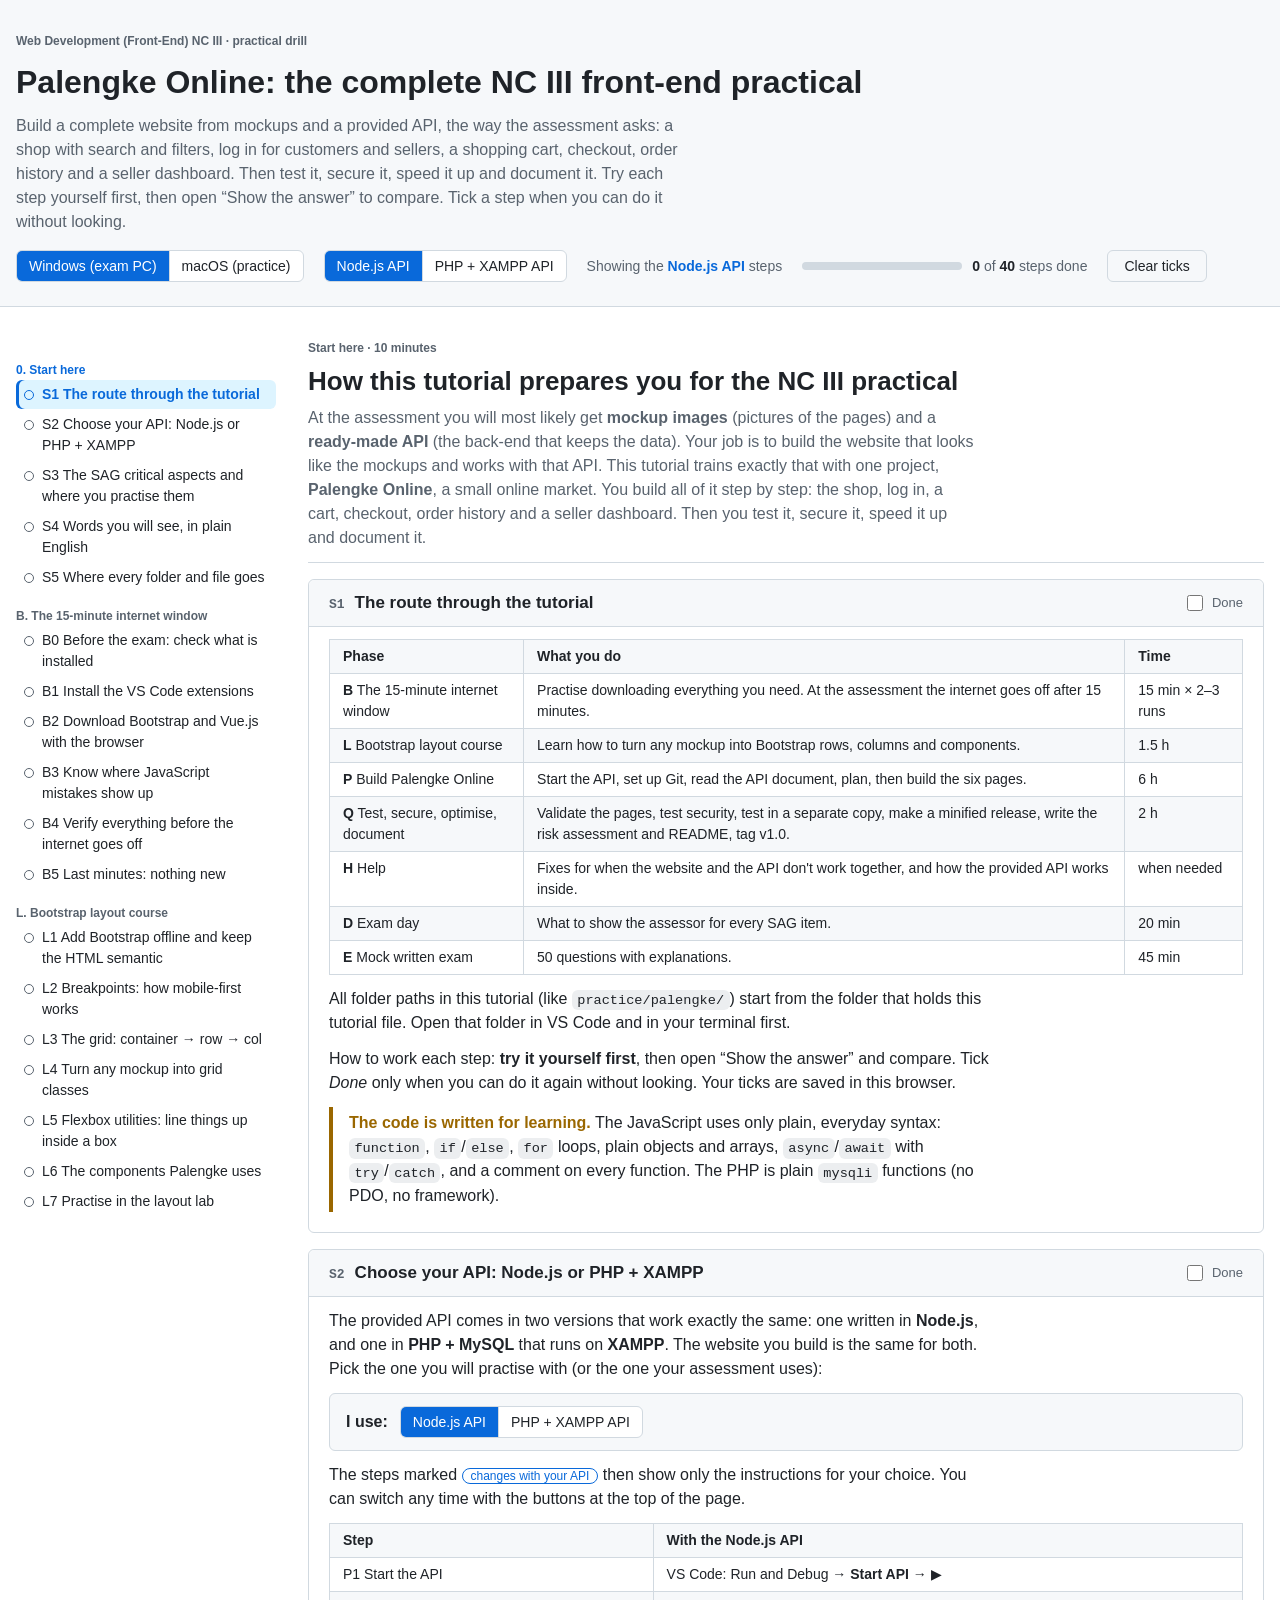
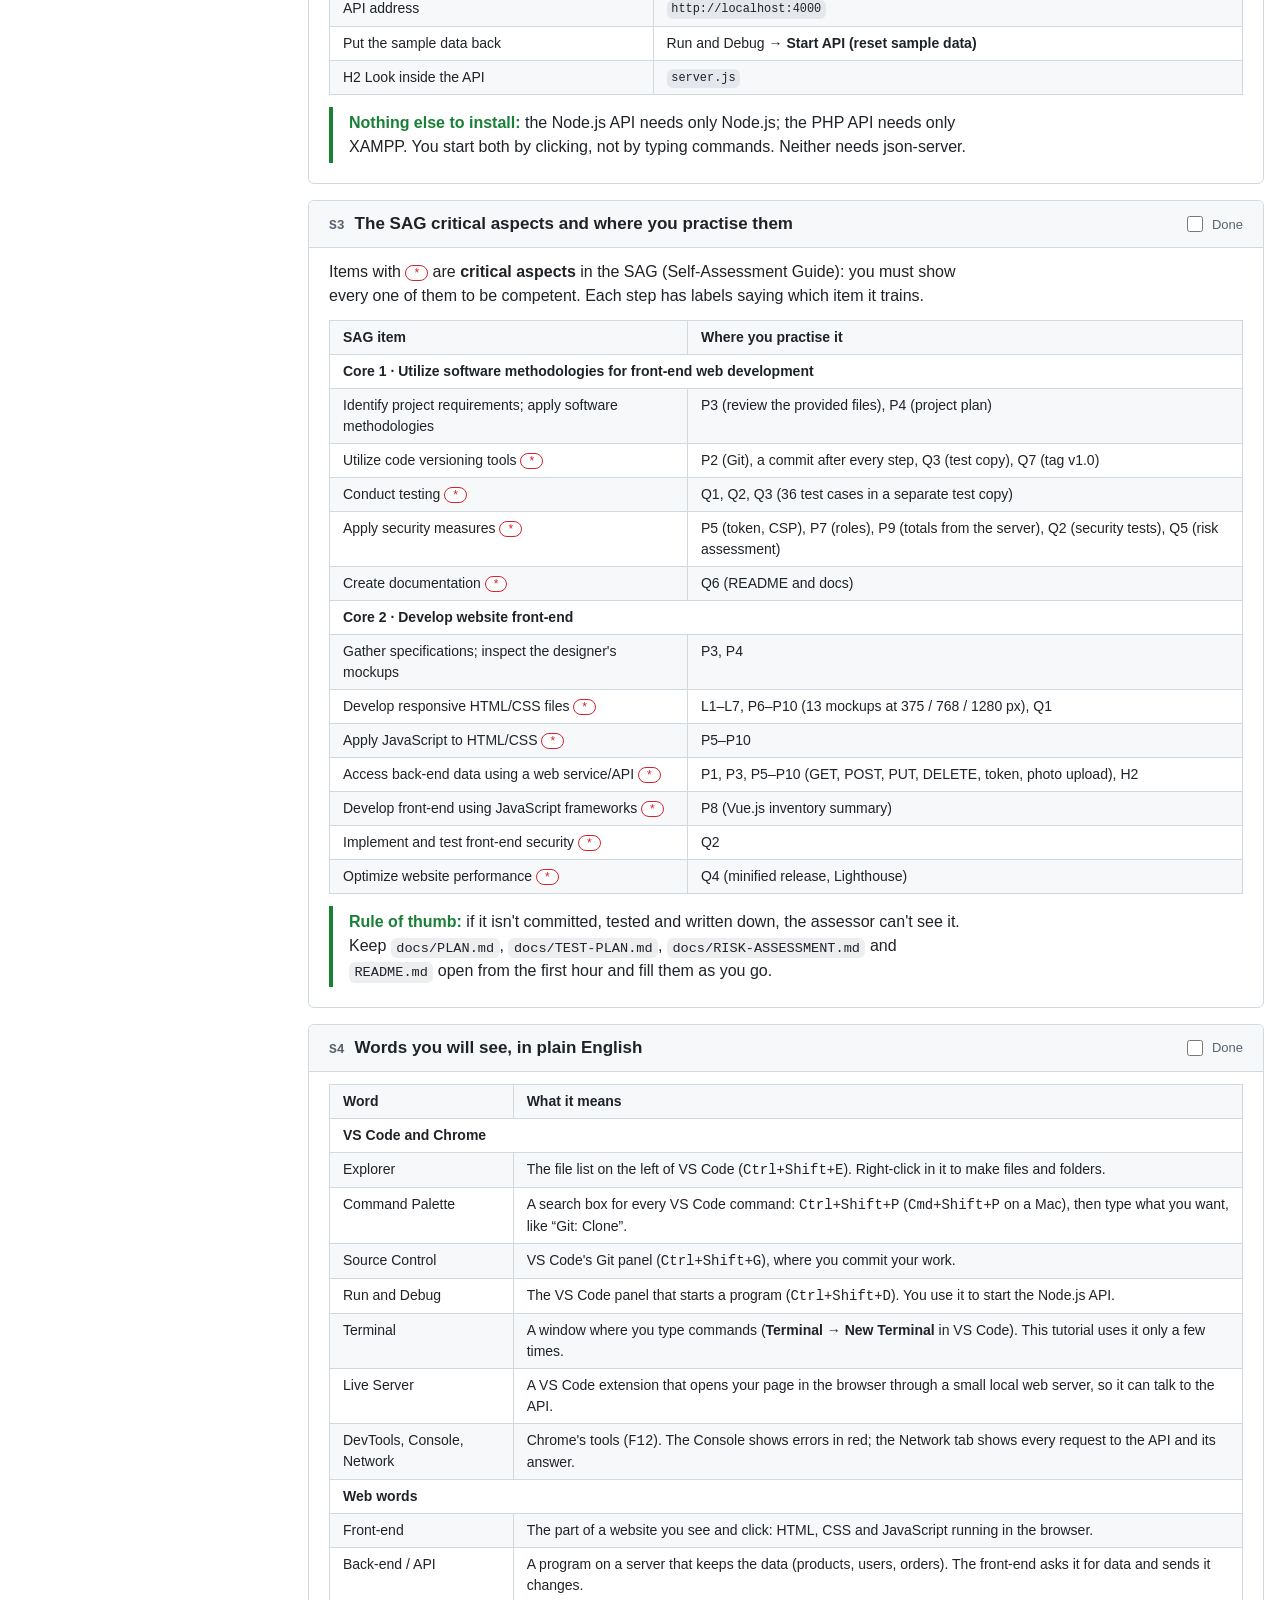
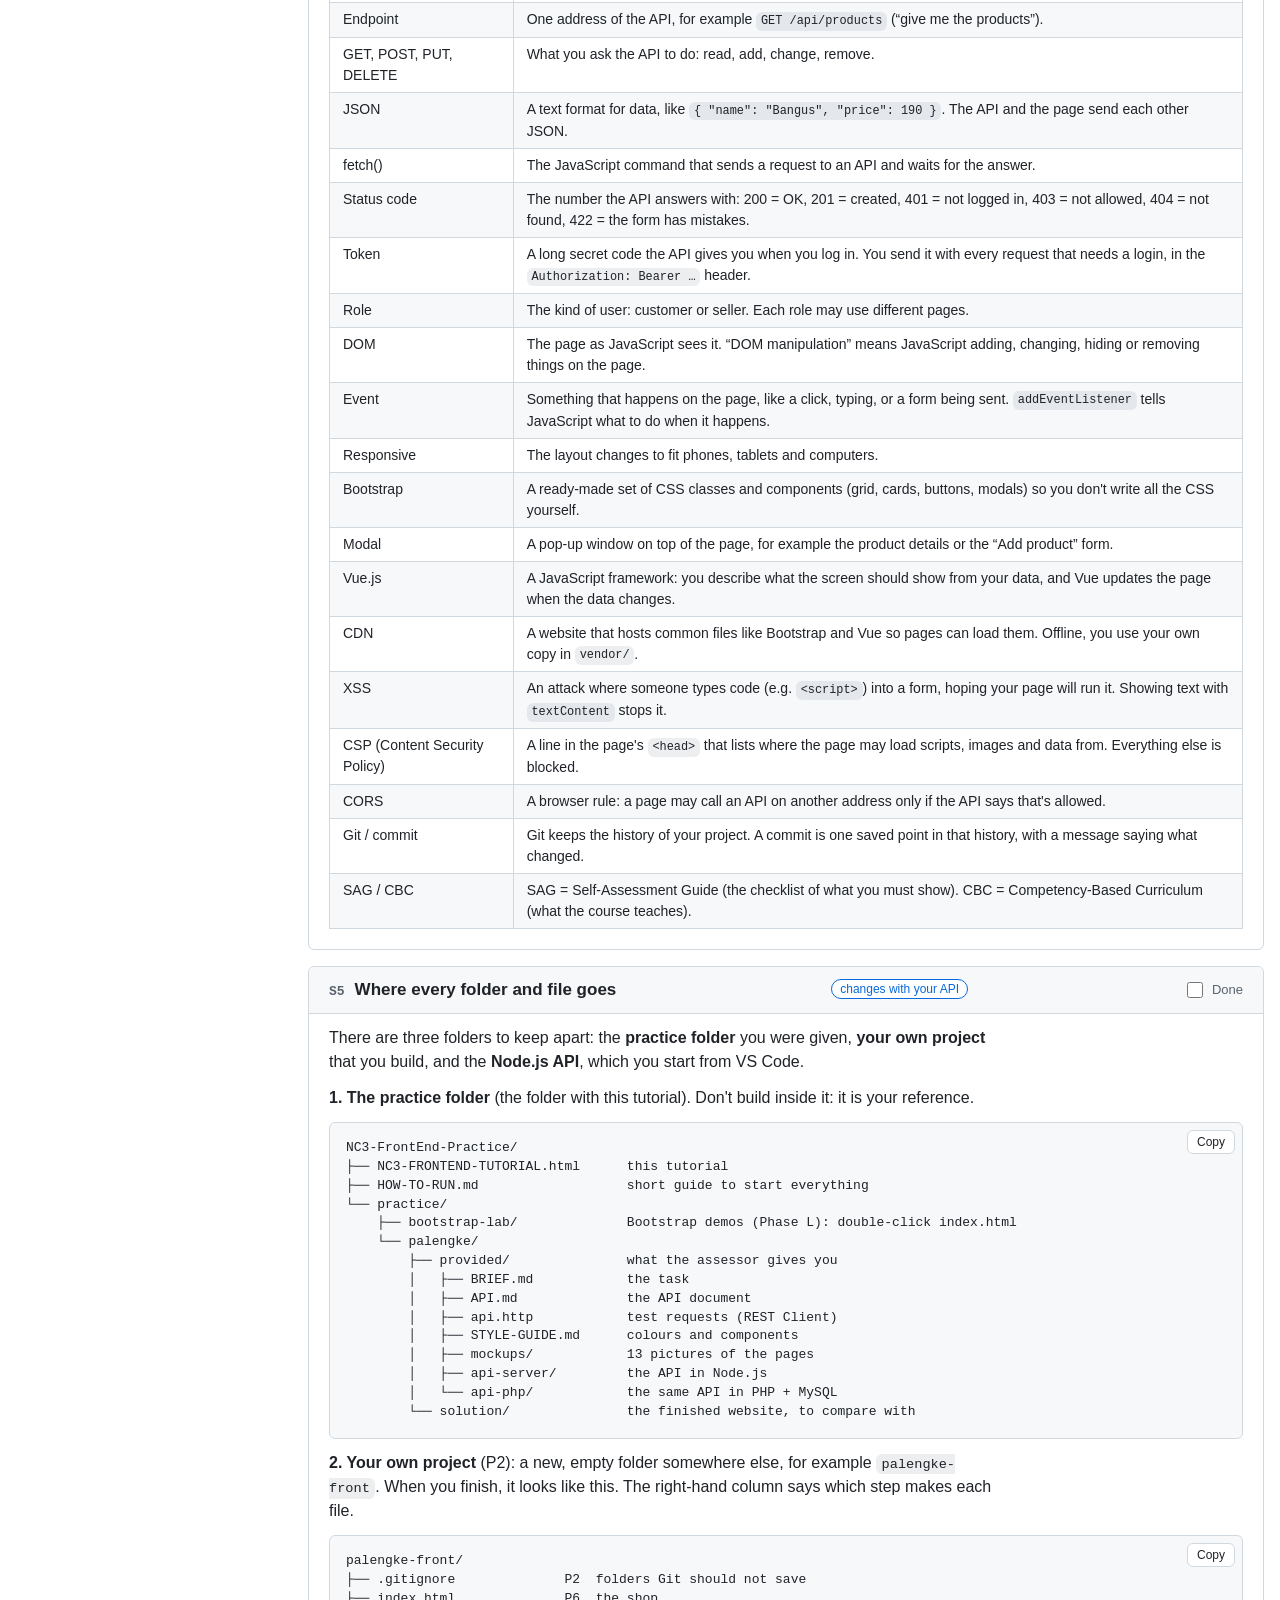
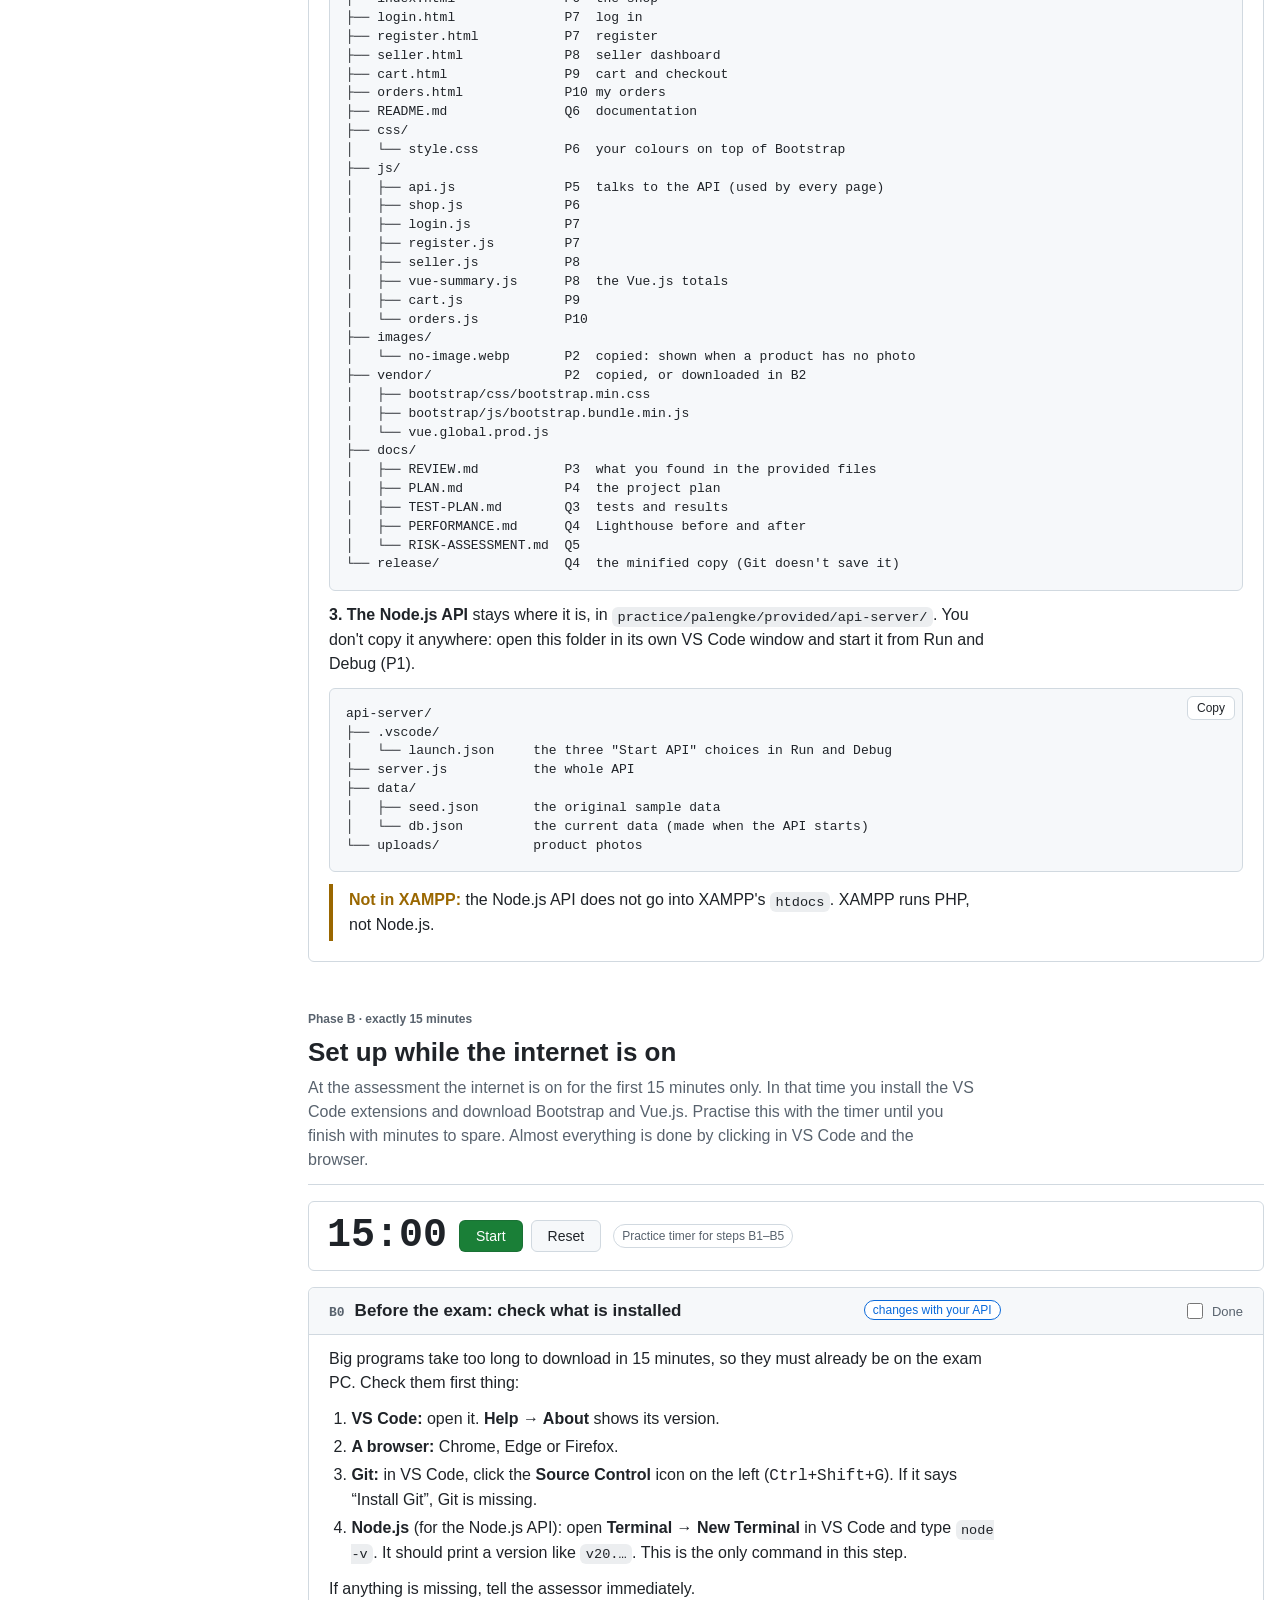
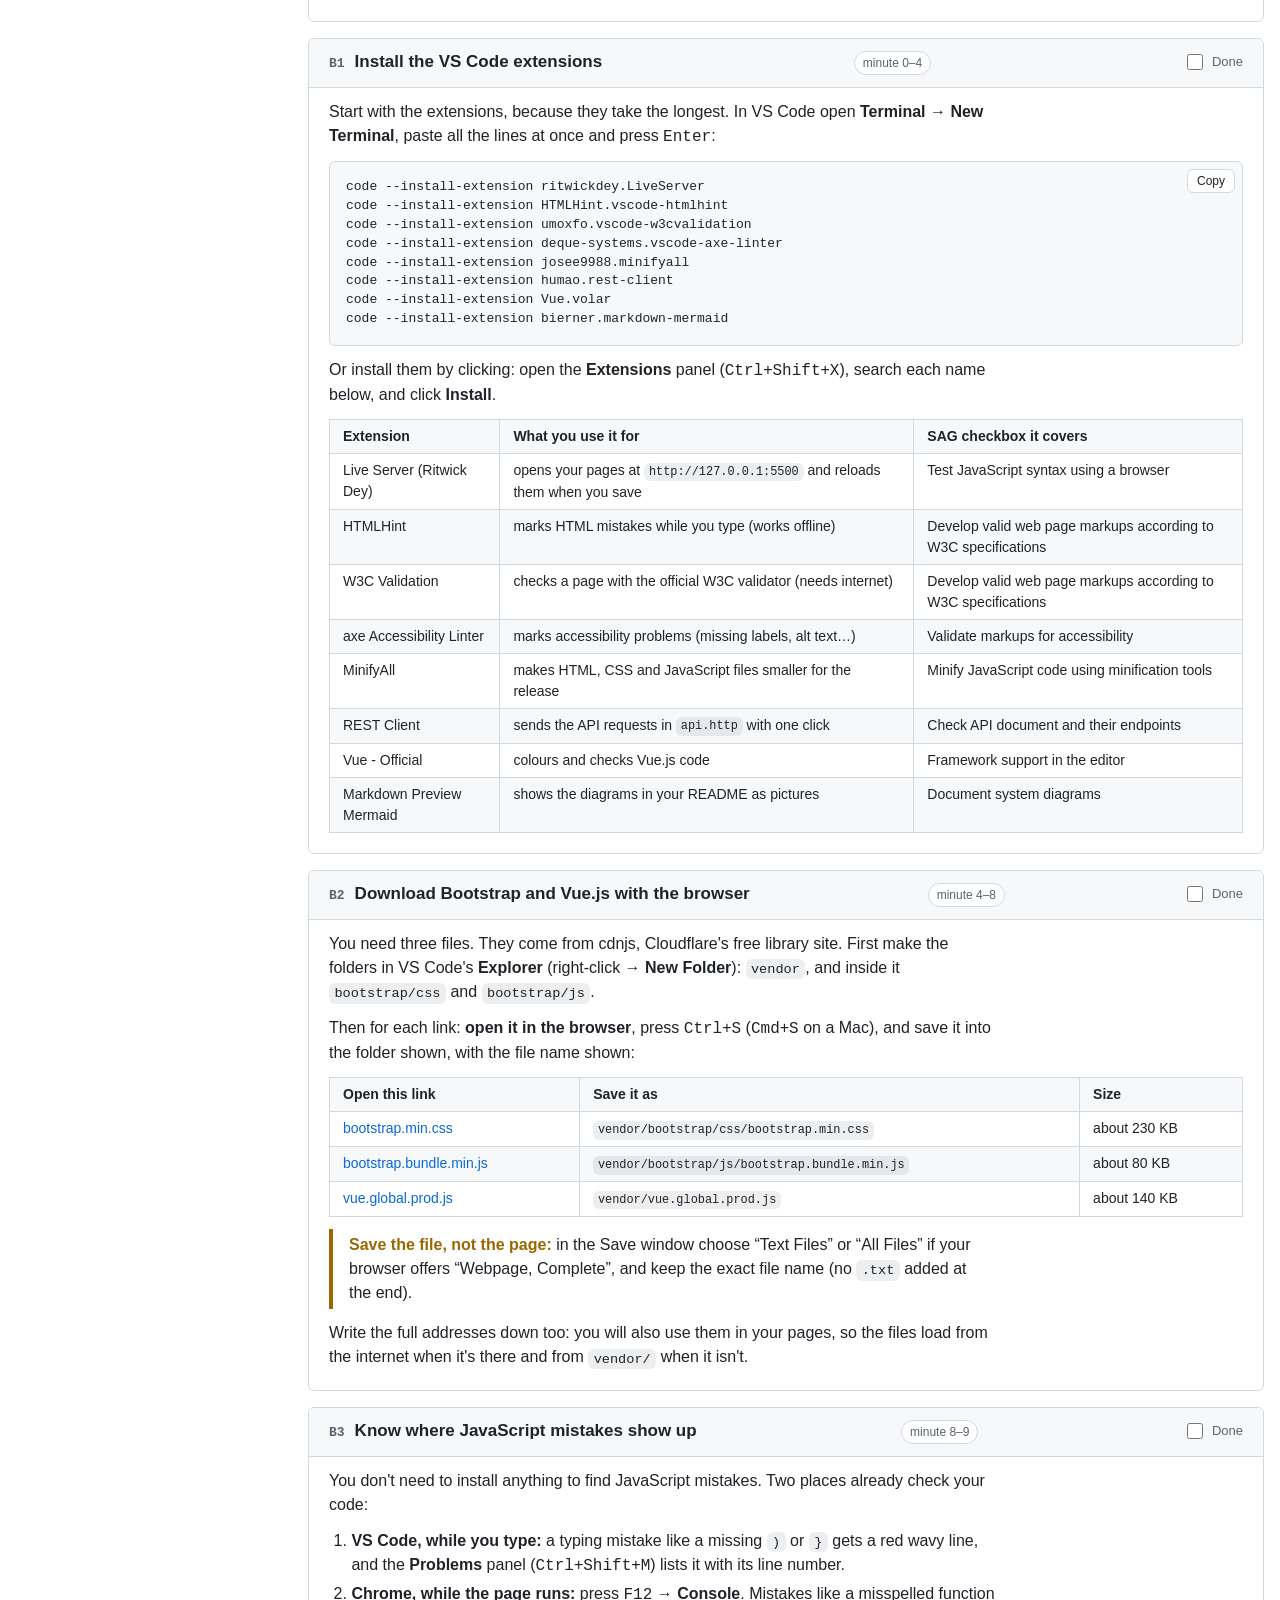
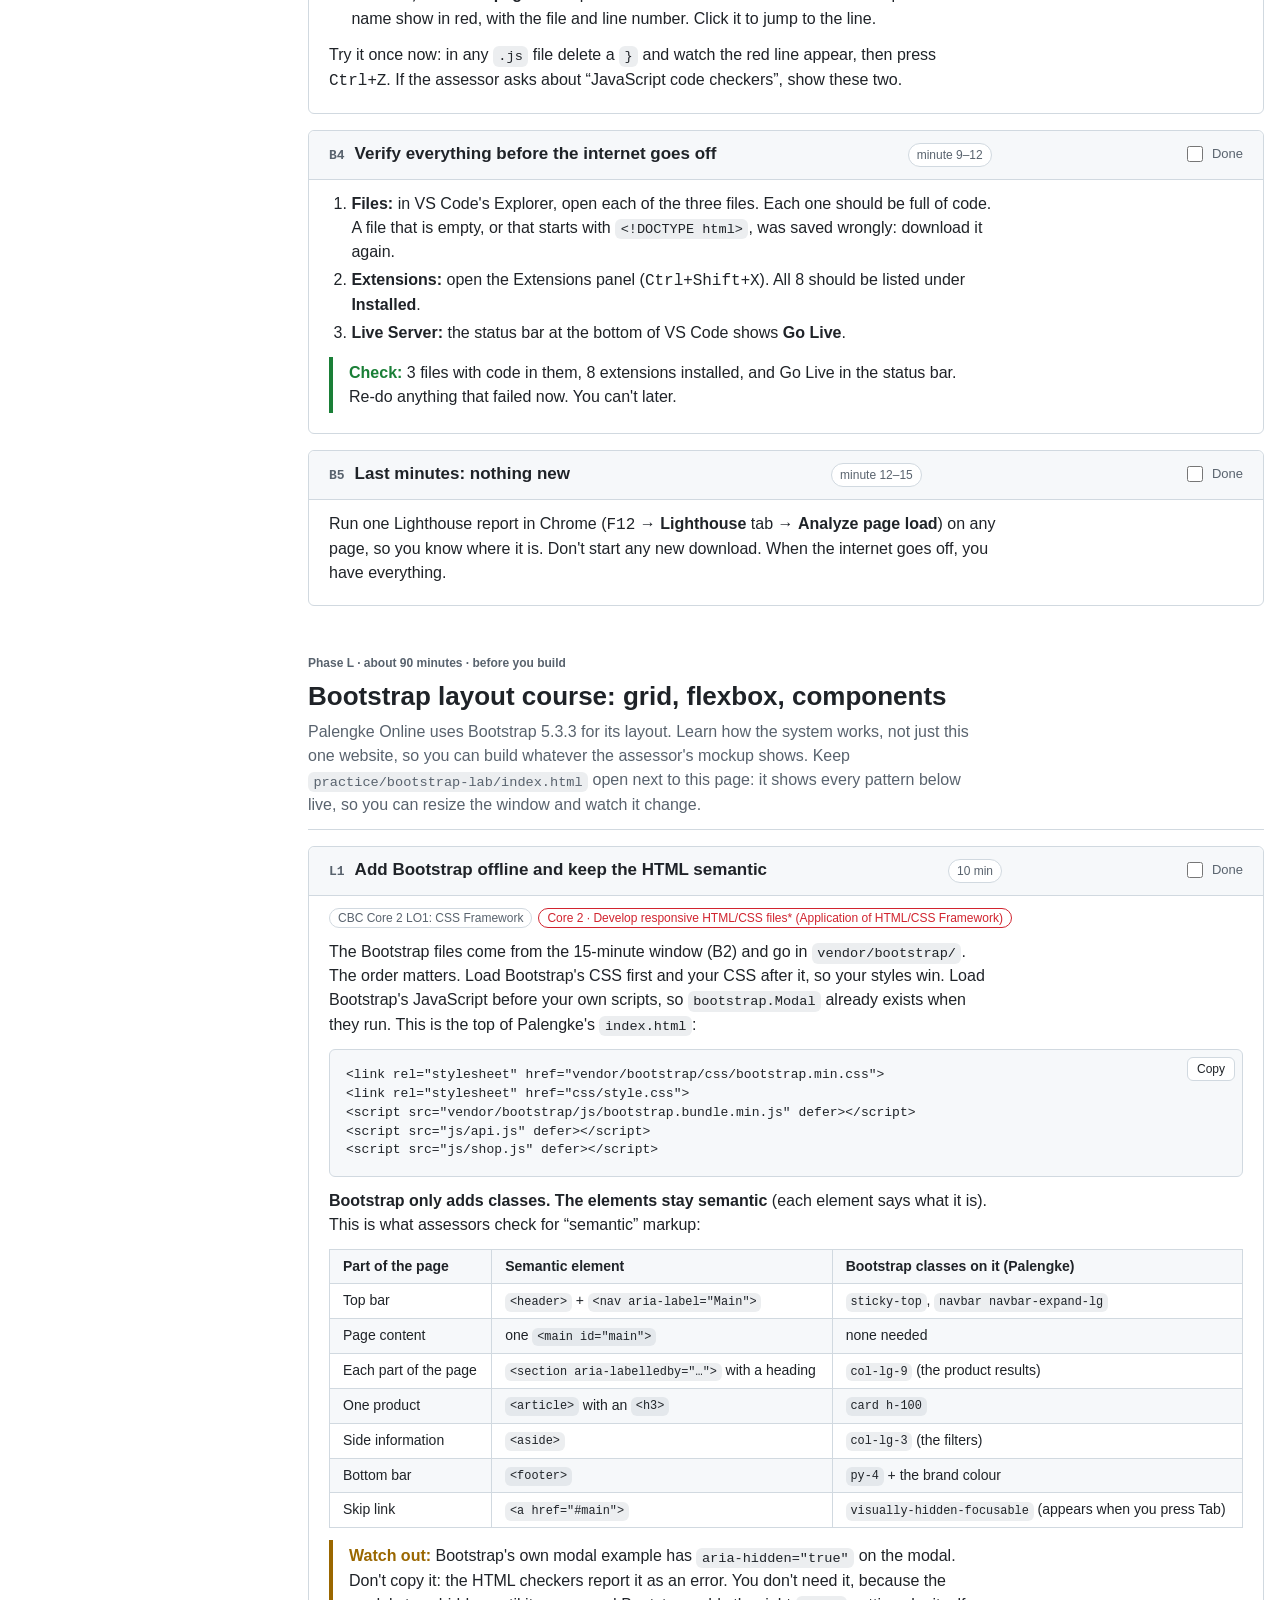
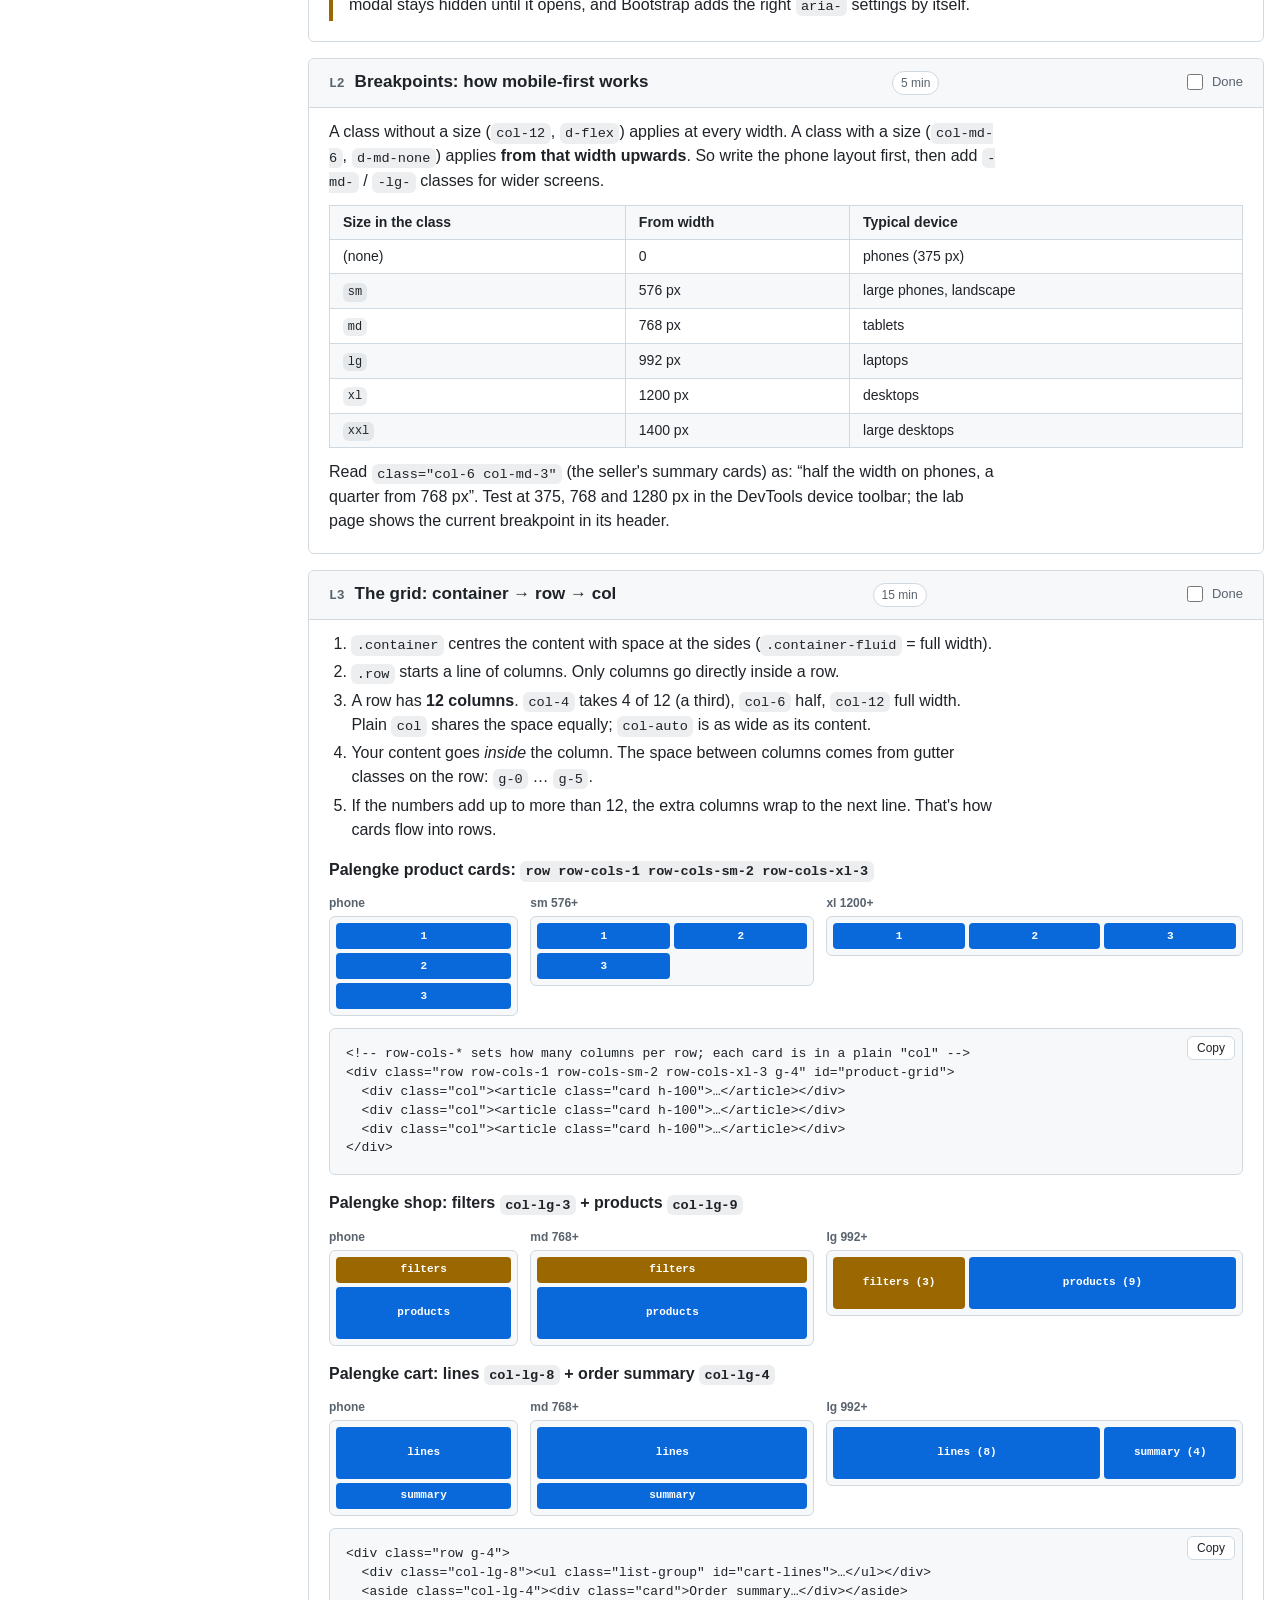
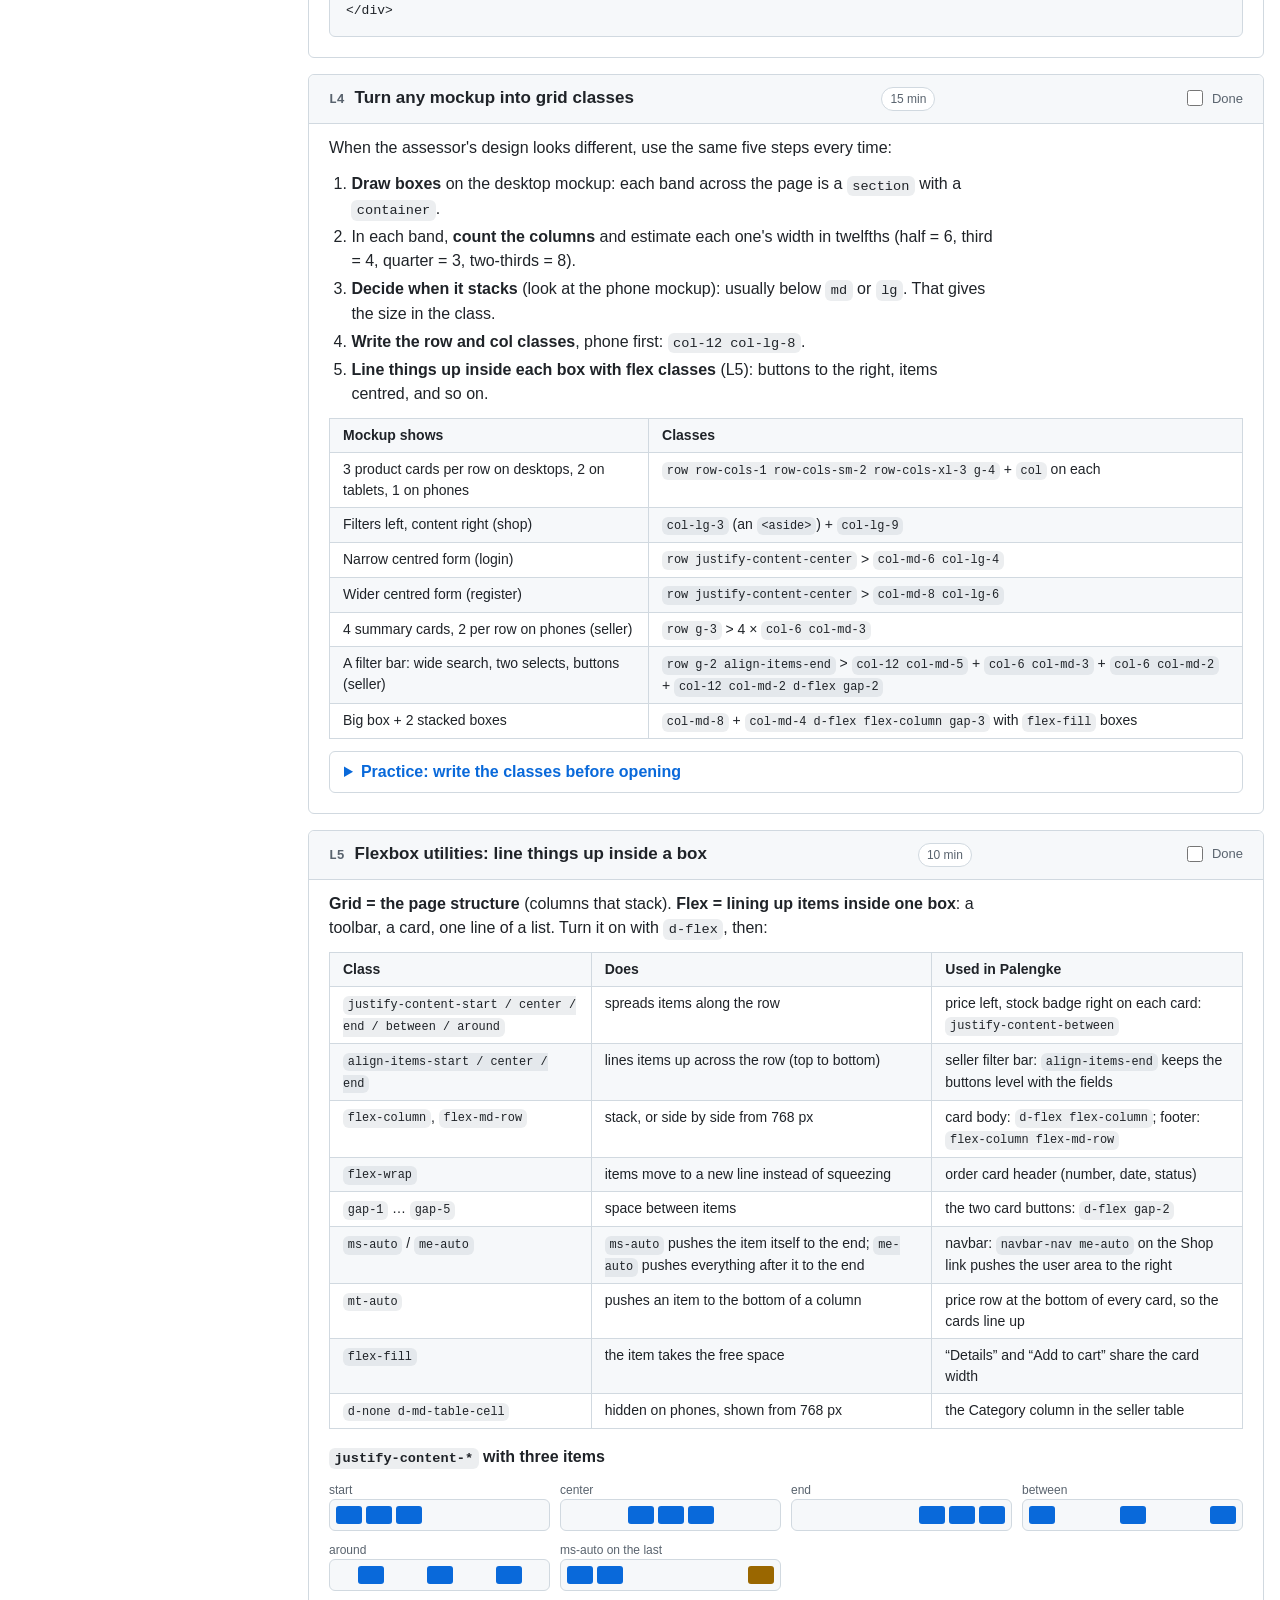
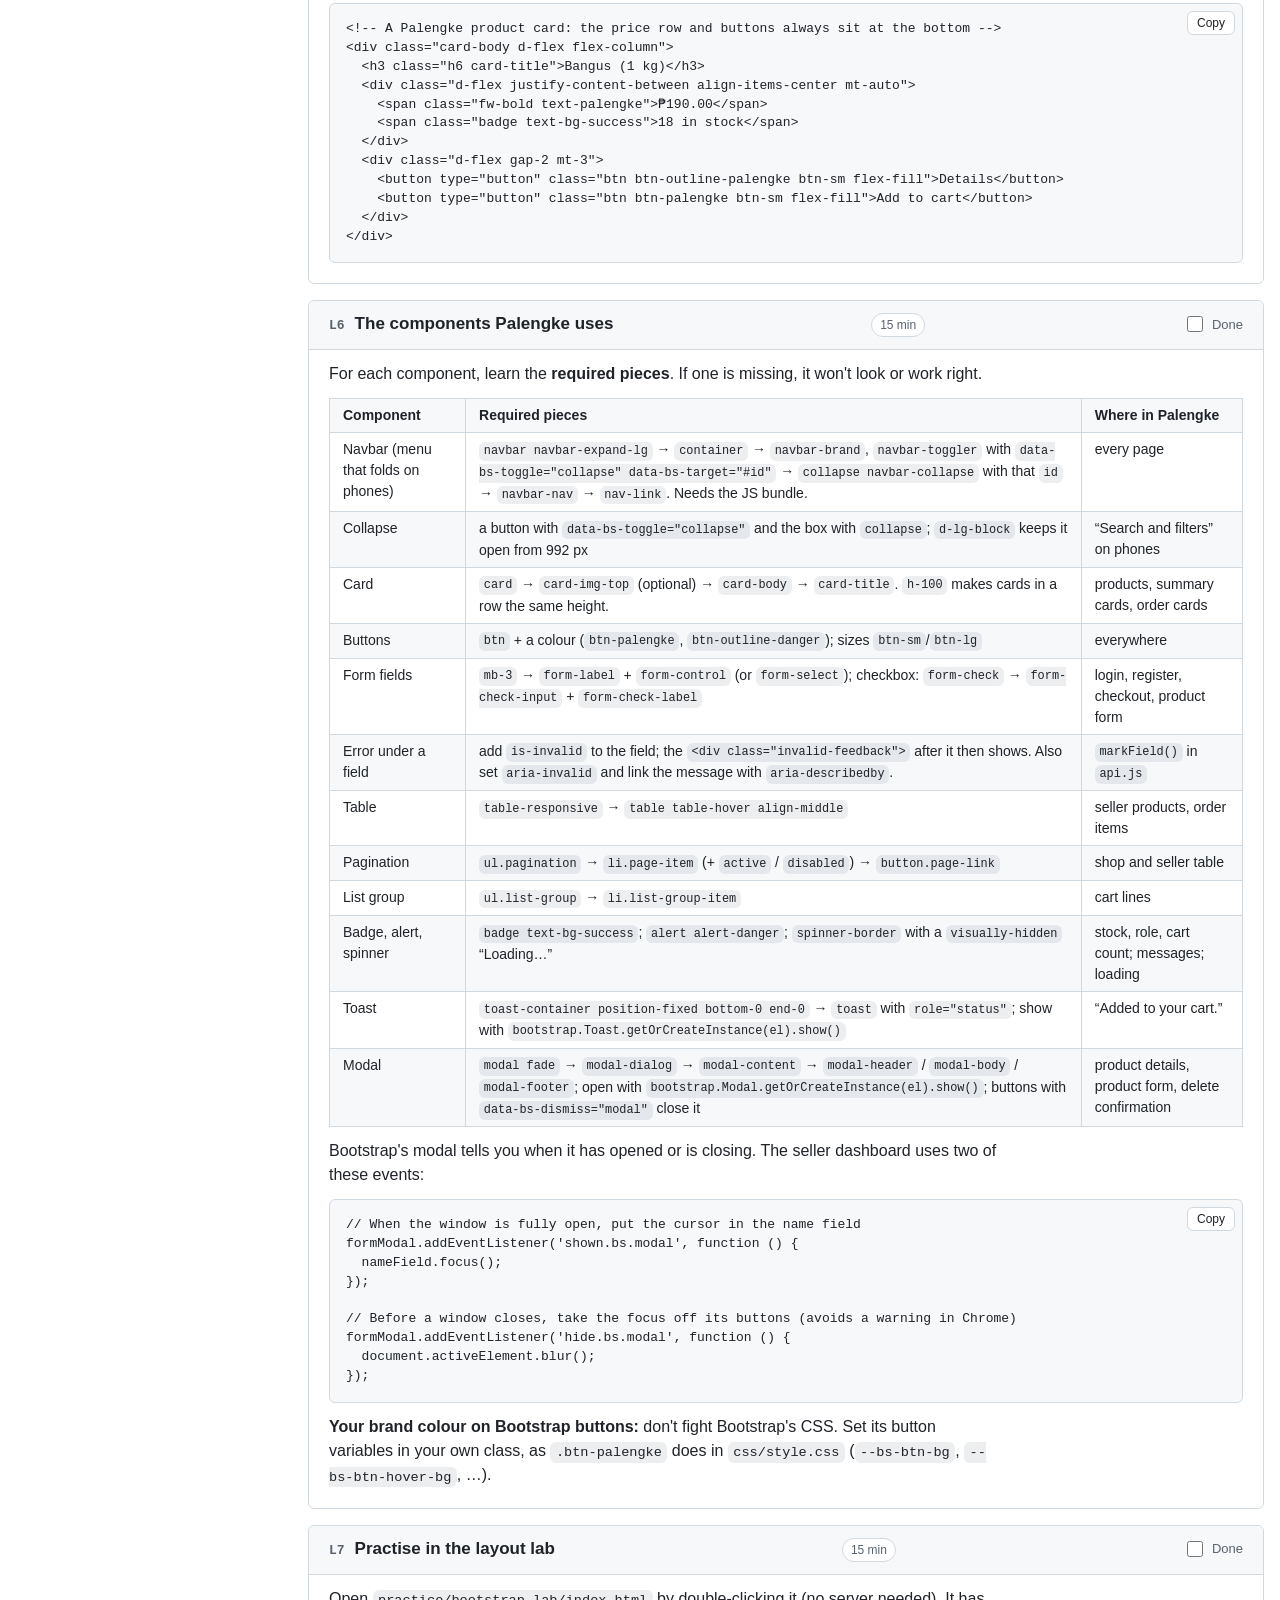
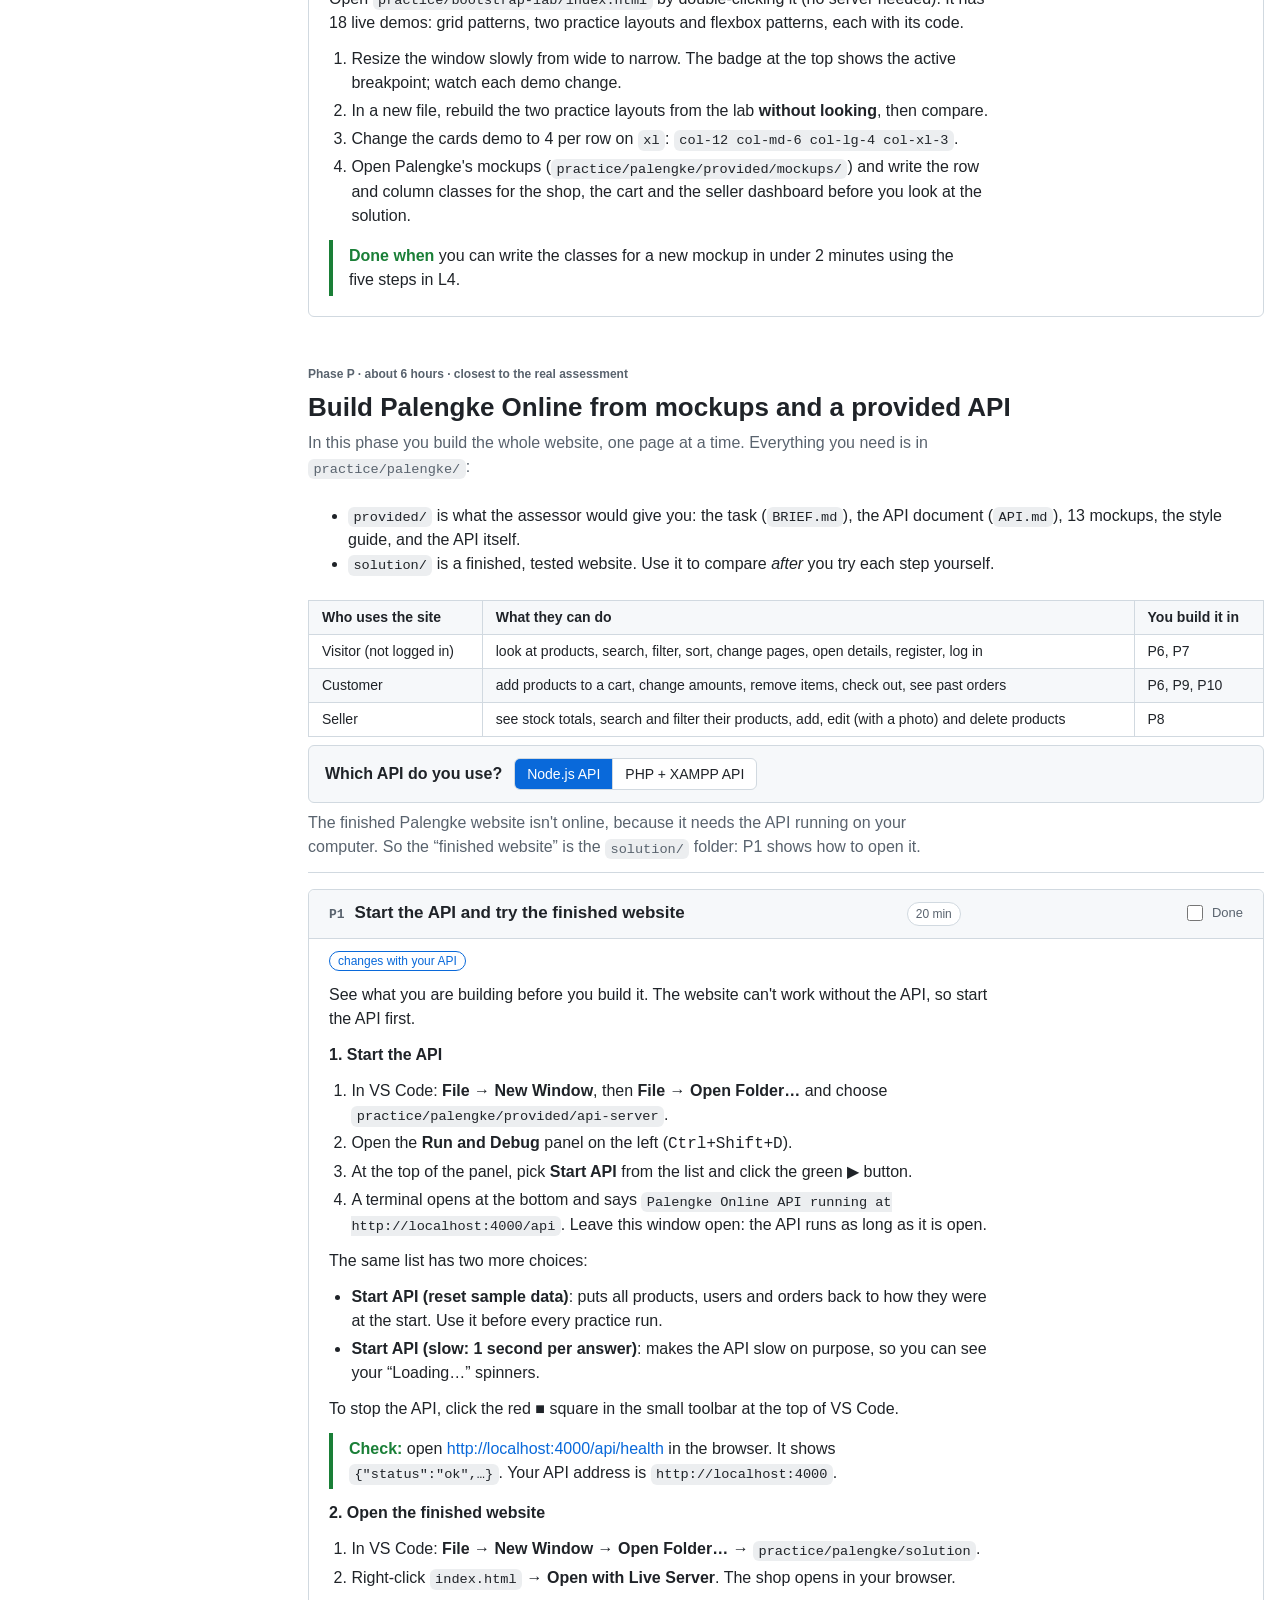
<file: index.html>
<!DOCTYPE html>
<html lang="en">
<head>
<meta charset="UTF-8">
<meta name="viewport" content="width=device-width, initial-scale=1, viewport-fit=cover">
<title>NC III Front-End Tutorial</title>
<meta name="claude:viewport-fit-sides" content="cover">
<style>
/* GitHub-like look: white page, system fonts, thin grey borders, blue links. */
:root {
  --bg: #ffffff;
  --surface: #ffffff;
  --subtle: #f6f8fa;
  --ink: #1f2328;
  --muted: #59636e;
  --line: #d1d9e0;
  --accent: #0969da;
  --accent-ink: #ffffff;
  --accent-soft: #ddf4ff;
  --ok: #1a7f37;
  --ok-soft: #dafbe1;
  --warn: #9a6700;
  --warn-soft: #fff8c5;
  --crit: #d1242f;
  --code-bg: #f6f8fa;
  --code-ink: #1f2328;
  --display: -apple-system, BlinkMacSystemFont, "Segoe UI", "Noto Sans", Helvetica, Arial, sans-serif;
  --body: -apple-system, BlinkMacSystemFont, "Segoe UI", "Noto Sans", Helvetica, Arial, sans-serif;
  --mono: ui-monospace, SFMono-Regular, "SF Mono", Menlo, Consolas, "Liberation Mono", monospace;
}
@media (prefers-color-scheme: dark) {
  :root:not([data-theme="light"]) {
    --bg: #0d1117; --surface: #0d1117; --subtle: #151b23; --ink: #e6edf3; --muted: #9198a1; --line: #3d444d;
    --accent: #4493f8; --accent-ink: #ffffff; --accent-soft: #121d2f; --ok: #3fb950; --ok-soft: #12261e;
    --warn: #d29922; --warn-soft: #272115; --crit: #f85149; --code-bg: #151b23; --code-ink: #e6edf3; color-scheme: dark;
  }
}
:root[data-theme="dark"] {
  --bg: #0d1117; --surface: #0d1117; --subtle: #151b23; --ink: #e6edf3; --muted: #9198a1; --line: #3d444d;
  --accent: #4493f8; --accent-ink: #ffffff; --accent-soft: #121d2f; --ok: #3fb950; --ok-soft: #12261e;
  --warn: #d29922; --warn-soft: #272115; --crit: #f85149; --code-bg: #151b23; --code-ink: #e6edf3; color-scheme: dark;
}

*, *::before, *::after { box-sizing: border-box; }
body { margin: 0; background: var(--bg); color: var(--ink); font: 16px/1.5 var(--body); -webkit-font-smoothing: antialiased; }
a { color: var(--accent); text-decoration: none; }
a:hover { text-decoration: underline; }
h1, h2, h3 { font-family: var(--display); line-height: 1.25; text-wrap: balance; margin: 0; font-weight: 600; }
code, pre, kbd { font-family: var(--mono); }
:focus-visible { outline: 2px solid var(--accent); outline-offset: 2px; border-radius: 4px; }

.page-head {
  background: var(--subtle); border-bottom: 1px solid var(--line);
  padding-block: 32px 24px;
  padding-left: max(16px, env(safe-area-inset-left, 0px));
  padding-right: max(16px, env(safe-area-inset-right, 0px));
}
.head-inner { max-width: 1280px; margin: 0 auto; display: grid; gap: 12px; }
.eyebrow { font-size: 12px; font-weight: 600; color: var(--muted); }
.page-head h1 { font-size: clamp(26px, 4vw, 32px); }
.lede { margin: 0; max-width: 75ch; color: var(--muted); }
.toolbar { display: flex; flex-wrap: wrap; gap: 12px 20px; align-items: center; margin-top: 4px; }
.seg { display: inline-flex; border: 1px solid var(--line); border-radius: 6px; overflow: hidden; background: var(--surface); }
.seg button { font: 500 14px/1 var(--body); padding: 8px 12px; border: 0; background: transparent; color: var(--ink); cursor: pointer; }
.seg button + button { border-left: 1px solid var(--line); }
.seg button[aria-pressed="true"] { background: var(--accent); color: var(--accent-ink); }
.progress { display: flex; align-items: center; gap: 10px; font-size: 14px; color: var(--muted); }
.bar { width: 160px; max-width: 40vw; height: 8px; background: var(--line); border-radius: 99px; overflow: hidden; }
.bar span { display: block; height: 100%; width: 0; background: var(--ok); transition: width .3s; }
.progress strong { color: var(--ink); font-variant-numeric: tabular-nums; }

.layout {
  max-width: 1280px; margin: 0 auto; display: grid; grid-template-columns: 1fr; gap: 32px;
  padding-block: 32px 64px;
  padding-left: max(16px, env(safe-area-inset-left, 0px));
  padding-right: max(16px, env(safe-area-inset-right, 0px));
}
.toc { font-size: 14px; }
.toc details { background: var(--surface); border: 1px solid var(--line); border-radius: 6px; padding: 12px 16px; }
.toc summary { font-weight: 600; cursor: pointer; }
.toc ol { list-style: none; margin: 8px 0 0; padding: 0; display: grid; gap: 1px; }
.toc .phase-label { margin-top: 14px; font-size: 12px; font-weight: 600; color: var(--muted); }
.toc a { display: flex; gap: 8px; padding: 4px 8px; border-radius: 6px; color: var(--ink); }
.toc a:hover { background: var(--subtle); text-decoration: none; }
.toc a::before { content: ""; flex: none; width: 10px; height: 10px; margin-top: 6px; border: 1.5px solid var(--muted); border-radius: 50%; }
.toc a.done::before { background: var(--ok); border-color: var(--ok); }
/* "You are here": the step you are reading */
.toc a.current { background: var(--accent-soft); color: var(--accent); font-weight: 600; box-shadow: inset 3px 0 0 var(--accent); }
.toc a.current::before { border-color: var(--accent); }
.toc a.current.done::before { border-color: var(--ok); }
.toc .phase-label.current { color: var(--accent); }

main { min-width: 0; display: grid; gap: 48px; align-content: start; }
.phase { display: grid; gap: 16px; min-width: 0; align-content: start; }
.phase-head { display: grid; gap: 8px; padding-bottom: 12px; border-bottom: 1px solid var(--line); }
.phase-head h2 { font-size: clamp(22px, 3vw, 26px); }
.phase-head p { margin: 0; color: var(--muted); max-width: 75ch; }

.step {
  background: var(--surface); border: 1px solid var(--line); border-radius: 6px;
  padding: 16px 20px 20px; display: grid; gap: 12px; align-content: start; min-width: 0; scroll-margin-top: 16px;
}
.step.is-done { border-color: var(--ok); box-shadow: inset 3px 0 0 var(--ok); }
.step-top { display: flex; gap: 12px; align-items: flex-start; justify-content: space-between; flex-wrap: wrap;
  margin: -16px -20px 0; padding: 12px 20px; background: var(--subtle); border-bottom: 1px solid var(--line); border-radius: 6px 6px 0 0; }
.step h3 { font-size: 17px; display: flex; gap: 10px; align-items: baseline; }
.step h3 .num { font: 600 13px/1 var(--mono); color: var(--muted); }
.step p, .step ul, .step ol { margin: 0; max-width: 75ch; }
.step ul, .step ol { padding-left: 1.4em; display: grid; gap: 4px; }
.done-box { display: inline-flex; gap: 6px; align-items: center; font-size: 13px; color: var(--muted); cursor: pointer; white-space: nowrap; }
.done-box input { width: 16px; height: 16px; accent-color: var(--ok); }

.chips { display: flex; flex-wrap: wrap; gap: 6px; }
.chip { font-size: 12px; font-weight: 500; line-height: 18px; padding: 0 8px; border-radius: 2em; border: 1px solid var(--line); background: var(--surface); color: var(--muted); }
.chip.crit { border-color: var(--crit); color: var(--crit); }
.time { font-size: 12px; color: var(--muted); padding: 2px 8px; border: 1px solid var(--line); border-radius: 2em; background: var(--surface); }

/* Notes look like GitHub's "alerts": a coloured bar on the left, a coloured title */
.note { border-left: 4px solid var(--warn); padding: 4px 16px; max-width: 75ch; }
.note strong:first-child { color: var(--warn); }
.check { border-left: 4px solid var(--ok); padding: 4px 16px; max-width: 75ch; }
.check strong:first-child { color: var(--ok); }

.codebox { position: relative; min-width: 0; }
.codebox .label { display: flex; justify-content: space-between; align-items: center; gap: 8px;
  font: 600 12px/1 var(--mono); color: var(--muted); padding: 8px 12px; background: var(--subtle);
  border: 1px solid var(--line); border-bottom: 0; border-radius: 6px 6px 0 0; }
pre {
  margin: 0; padding: 16px; background: var(--code-bg); color: var(--code-ink);
  border: 1px solid var(--line); border-radius: 0 0 6px 6px; overflow-x: auto;
  font-size: 13px; line-height: 1.45; tab-size: 2;
}
.codebox.bare pre { border-radius: 6px; padding-right: 76px; }
.copy { font: 500 12px/1 var(--body); border: 1px solid var(--line); background: var(--surface); color: var(--ink);
  border-radius: 6px; padding: 5px 9px; cursor: pointer; }
.copy:hover { background: var(--subtle); }
.codebox.bare .copy { position: absolute; top: 8px; right: 8px; }
:not(pre) > code { font-size: 85%; background: rgba(129,139,152,.15); padding: .2em .4em; border-radius: 6px; }

details.answer { border: 1px solid var(--line); border-radius: 6px; padding: 8px 14px; }
details.answer > summary { cursor: pointer; font-weight: 600; color: var(--accent); }
details.answer[open] > summary { margin-bottom: 10px; }
details.answer .stack { display: grid; gap: 14px; }

.table-wrap { overflow-x: auto; }
table { border-collapse: collapse; width: 100%; font-size: 14px; }
th, td { text-align: left; vertical-align: top; padding: 6px 13px; border: 1px solid var(--line); }
th { font-weight: 600; background: var(--subtle); }
tbody tr:nth-child(2n) td { background: var(--subtle); }

.timer { display: flex; flex-wrap: wrap; gap: 12px; align-items: center; background: var(--surface);
  border: 1px solid var(--line); border-radius: 6px; padding: 14px 18px; }
.timer output { font: 600 40px/1 var(--mono); font-variant-numeric: tabular-nums; min-width: 4ch; }
.timer.low output { color: var(--crit); }
.timer .btns { display: flex; gap: 8px; }
.btn { font: 500 14px/20px var(--body); padding: 5px 16px; border-radius: 6px; border: 1px solid rgba(31,35,40,.15); cursor: pointer;
  background: var(--ok); color: #ffffff; display: inline-block; }
.btn:hover { text-decoration: none; filter: brightness(.95); }
.btn.ghost { background: var(--subtle); color: var(--ink); border-color: var(--line); }

/* Mock exam */
.exam-bar { display: flex; flex-wrap: wrap; gap: 12px 20px; align-items: center; justify-content: space-between;
  background: var(--subtle); border: 1px solid var(--line); border-radius: 6px; padding: 10px 14px; }
.exam-bar output { font: 600 24px/1 var(--mono); font-variant-numeric: tabular-nums; }
.exam-bar .low { color: var(--crit); }
.exam-part { font-size: 13px; font-weight: 600; color: var(--muted); margin-top: 8px; }
fieldset.q { margin: 0; border: 1px solid var(--line); border-radius: 6px; padding: 12px 14px 14px; display: grid; gap: 6px; min-width: 0; }
fieldset.q legend { font-weight: 600; padding: 0 4px; max-width: 100%; }
fieldset.q label { display: flex; gap: 10px; align-items: flex-start; padding: 6px 8px; border-radius: 6px; cursor: pointer; }
fieldset.q label:hover { background: var(--subtle); }
fieldset.q input { margin-top: 5px; accent-color: var(--accent); flex: none; }
fieldset.q.correct { border-color: var(--ok); }
fieldset.q.wrong { border-color: var(--crit); }
fieldset.q label.is-answer { background: var(--ok-soft); font-weight: 600; }
.feedback { margin: 4px 0 0; font-size: 14px; }
fieldset.q.correct .feedback strong { color: var(--ok); }
fieldset.q.wrong .feedback strong { color: var(--crit); }
#exam-questions { display: grid; gap: 12px; }
#exam-questions.only-wrong fieldset.q.correct, #exam-questions.only-wrong .exam-part { display: none; }
.actions { display: flex; flex-wrap: wrap; gap: 10px; }
.exam-actions { margin-top: 16px; }
.result { font-size: 22px; font-weight: 600; line-height: 1.3; }
.result small { display: block; font-size: 15px; font-weight: 400; color: var(--muted); }

/* Layout diagrams (phone / tablet / desktop) */
.diagram-title { font-weight: 600; margin-top: 4px !important; }
.frames { display: grid; grid-template-columns: 1fr 1.5fr 2.2fr; gap: 12px; align-items: start; }
.frame { margin: 0; display: grid; gap: 4px; min-width: 0; }
.frame figcaption { font-size: 12px; font-weight: 600; color: var(--muted); }
.scr { display: grid; gap: 4px; padding: 6px; border: 1px solid var(--line); border-radius: 6px; background: var(--subtle); }
.scr.c1 { grid-template-columns: 1fr; }
.scr.c2 { grid-template-columns: repeat(2, 1fr); }
.scr.c3 { grid-template-columns: repeat(3, 1fr); }
.scr.r2 { grid-auto-rows: minmax(22px, auto); }
.scr .b { display: flex; align-items: center; justify-content: center; min-height: 26px; padding: 2px 4px;
  background: var(--accent); color: var(--accent-ink); border-radius: 4px; font: 600 11px/1.2 var(--mono); text-align: center; min-width: 0; overflow-wrap: anywhere; }
.scr .b.alt { background: var(--warn); }
.scr .b.tall { min-height: 52px; }
.scr .b.s2 { grid-column: span 2; }
.scr .b.rs2 { grid-row: span 2; }
.flexdemo { display: grid; grid-template-columns: repeat(auto-fit, minmax(190px, 1fr)); gap: 10px; }
.flexdemo .lbl { display: block; font-size: 12px; color: var(--muted); }
.fx { display: flex; gap: 0; padding: 6px; border: 1px solid var(--line); border-radius: 6px; background: var(--subtle); }
.fx i { width: 26px; height: 18px; background: var(--accent); border-radius: 3px; }
.fx-start i + i, .fx-center i + i, .fx-end i + i { margin-left: 4px; }
.fx-start { justify-content: flex-start; } .fx-center { justify-content: center; } .fx-end { justify-content: flex-end; }
.fx-between { justify-content: space-between; } .fx-around { justify-content: space-around; }
.fx i.push { margin-left: auto; background: var(--warn); }
@media (max-width: 560px) { .frames { grid-template-columns: 1fr; } }

[data-os="win"] .os-mac, [data-os="mac"] .os-win { display: none; }
[data-api="node"] .api-php, [data-api="php"] .api-node { display: none !important; }
.step div.api-node, .step div.api-php { display: grid; gap: 12px; }
.chip.api-chip { border-color: var(--accent); color: var(--accent); }
.api-status { margin: 0; font-size: 14px; color: var(--muted); }
.api-status strong { color: var(--accent); }
.api-flash { animation: api-flash 1.2s ease-out; }
@keyframes api-flash { from { background: var(--accent-soft); } to { background: transparent; } }
.api-pick { display: flex; flex-wrap: wrap; gap: 8px 12px; align-items: center; padding: 12px 16px; border: 1px solid var(--line); border-radius: 6px; background: var(--subtle); }
.api-pick span { font-weight: 600; }

@media (min-width: 960px) {
  .layout { grid-template-columns: 260px minmax(0, 1fr); }
  .toc { position: sticky; top: calc(env(safe-area-inset-top, 0px) + 16px); align-self: start;
         max-height: calc(100vh - 32px); overflow-y: auto; }
  .toc details { border: 0; background: transparent; padding: 0; }
  .toc summary { display: none; }
}
@media (prefers-reduced-motion: reduce) { * { transition: none !important; scroll-behavior: auto !important; } }
</style>
</head>
<body>


<header class="page-head">
  <div class="head-inner">
    <span class="eyebrow">Web Development (Front-End) NC III · practical drill</span>
    <h1>Palengke Online: the complete NC III front-end practical</h1>
    <p class="lede">Build a complete website from mockups and a provided API, the way the assessment asks: a shop with search and filters, log in for customers and sellers, a shopping cart, checkout, order history and a seller dashboard. Then test it, secure it, speed it up and document it. Try each step yourself first, then open “Show the answer” to compare. Tick a step when you can do it without looking.</p>
    <div class="toolbar">
      <div class="seg" role="group" aria-label="Commands for">
        <button type="button" id="os-win" data-os-choice="win" aria-pressed="true">Windows (exam PC)</button>
        <button type="button" id="os-mac" data-os-choice="mac" aria-pressed="false">macOS (practice)</button>
      </div>
      <div class="seg" role="group" aria-label="API for Phase P">
        <button type="button" data-api-choice="node" aria-pressed="true">Node.js API</button>
        <button type="button" data-api-choice="php" aria-pressed="false">PHP + XAMPP API</button>
      </div>
      <p class="api-status" id="api-status" role="status">Showing the <strong>Node.js API</strong> steps</p>
      <div class="progress"><div class="bar" aria-hidden="true"><span id="bar"></span></div><span><strong id="done-count">0</strong> of <strong id="total-count">0</strong> steps done</span></div>
      <button type="button" class="btn ghost" id="reset-progress">Clear ticks</button>
    </div>
  </div>
</header>

<div class="layout">
  <nav class="toc" aria-label="Steps">
    <details id="toc-details" open>
      <summary>All steps</summary>
      <ol id="toc-list"></ol>
    </details>
  </nav>

  <main>

<!-- ============================ PHASE 0: START HERE ============================ -->
<section class="phase" data-phase="0. Start here">
  <div class="phase-head">
    <span class="eyebrow">Start here · 10 minutes</span>
    <h2>How this tutorial prepares you for the NC III practical</h2>
    <p>At the assessment you will most likely get <strong>mockup images</strong> (pictures of the pages) and a <strong>ready-made API</strong> (the back-end that keeps the data). Your job is to build the website that looks like the mockups and works with that API. This tutorial trains exactly that with one project, <strong>Palengke Online</strong>, a small online market. You build all of it step by step: the shop, log in, a cart, checkout, order history and a seller dashboard. Then you test it, secure it, speed it up and document it.</p>
  </div>

  <article class="step" id="s1" data-title="The route through the tutorial">
    <div class="step-top"><h3><span class="num">S1</span>The route through the tutorial</h3><label class="done-box"><input type="checkbox" id="done-s1"> Done</label></div>
    <div class="table-wrap"><table>
      <thead><tr><th scope="col">Phase</th><th scope="col">What you do</th><th scope="col">Time</th></tr></thead>
      <tbody>
        <tr><td><strong>B</strong> The 15-minute internet window</td><td>Practise downloading everything you need. At the assessment the internet goes off after 15 minutes.</td><td>15 min × 2–3 runs</td></tr>
        <tr><td><strong>L</strong> Bootstrap layout course</td><td>Learn how to turn any mockup into Bootstrap rows, columns and components.</td><td>1.5 h</td></tr>
        <tr><td><strong>P</strong> Build Palengke Online</td><td>Start the API, set up Git, read the API document, plan, then build the six pages.</td><td>6 h</td></tr>
        <tr><td><strong>Q</strong> Test, secure, optimise, document</td><td>Validate the pages, test security, test in a separate copy, make a minified release, write the risk assessment and README, tag v1.0.</td><td>2 h</td></tr>
        <tr><td><strong>H</strong> Help</td><td>Fixes for when the website and the API don't work together, and how the provided API works inside.</td><td>when needed</td></tr>
        <tr><td><strong>D</strong> Exam day</td><td>What to show the assessor for every SAG item.</td><td>20 min</td></tr>
        <tr><td><strong>E</strong> Mock written exam</td><td>50 questions with explanations.</td><td>45 min</td></tr>
      </tbody>
    </table></div>
    <p>All folder paths in this tutorial (like <code>practice/palengke/</code>) start from the folder that holds this tutorial file. Open that folder in VS Code and in your terminal first.</p>
    <p>How to work each step: <strong>try it yourself first</strong>, then open “Show the answer” and compare. Tick <em>Done</em> only when you can do it again without looking. Your ticks are saved in this browser.</p>
    <div class="note"><strong>The code is written for learning.</strong> The JavaScript uses only plain, everyday syntax: <code>function</code>, <code>if</code>/<code>else</code>, <code>for</code> loops, plain objects and arrays, <code>async</code>/<code>await</code> with <code>try</code>/<code>catch</code>, and a comment on every function. The PHP is plain <code>mysqli</code> functions (no PDO, no framework).</div>
  </article>

  <article class="step" id="s2" data-title="Choose your API: Node.js or PHP + XAMPP">
    <div class="step-top"><h3><span class="num">S2</span>Choose your API: Node.js or PHP + XAMPP</h3><label class="done-box"><input type="checkbox" id="done-s2"> Done</label></div>
    <p>The provided API comes in two versions that work exactly the same: one written in <strong>Node.js</strong>, and one in <strong>PHP + MySQL</strong> that runs on <strong>XAMPP</strong>. The website you build is the same for both. Pick the one you will practise with (or the one your assessment uses):</p>
    <div class="api-pick" role="group" aria-label="Which API do you use?">
      <span>I use:</span>
      <div class="seg">
        <button type="button" data-api-choice="node" aria-pressed="true">Node.js API</button>
        <button type="button" data-api-choice="php" aria-pressed="false">PHP + XAMPP API</button>
      </div>
    </div>
    <p>The steps marked <span class="chip api-chip">changes with your API</span> then show only the instructions for your choice. You can switch any time with the buttons at the top of the page.</p>
    <div class="table-wrap"><table>
      <thead><tr><th scope="col">Step</th><th scope="col" class="api-node">With the Node.js API</th><th scope="col" class="api-php">With the PHP + XAMPP API</th></tr></thead>
      <tbody>
        <tr><td>P1 Start the API</td><td class="api-node">VS Code: Run and Debug → <strong>Start API</strong> → ▶</td><td class="api-php">start Apache and MySQL, copy the API into <code>htdocs</code>, import <code>database.sql</code></td></tr>
        <tr><td>API address</td><td class="api-node"><code>http://localhost:4000</code></td><td class="api-php"><code>http://localhost/palengke-api</code></td></tr>
        <tr><td>Put the sample data back</td><td class="api-node">Run and Debug → <strong>Start API (reset sample data)</strong></td><td class="api-php">import <code>database.sql</code> again</td></tr>
        <tr><td>H2 Look inside the API</td><td class="api-node"><code>server.js</code></td><td class="api-php"><code>index.php</code>, <code>cart.php</code>, <code>orders.php</code>…</td></tr>
      </tbody>
    </table></div>
    <div class="check"><strong>Nothing else to install:</strong> the Node.js API needs only Node.js; the PHP API needs only XAMPP. You start both by clicking, not by typing commands. Neither needs json-server.</div>
  </article>

  <article class="step" id="s3" data-title="The SAG critical aspects and where you practise them">
    <div class="step-top"><h3><span class="num">S3</span>The SAG critical aspects and where you practise them</h3><label class="done-box"><input type="checkbox" id="done-s3"> Done</label></div>
    <p>Items with <span class="chip crit">*</span> are <strong>critical aspects</strong> in the SAG (Self-Assessment Guide): you must show every one of them to be competent. Each step has labels saying which item it trains.</p>
    <div class="table-wrap"><table>
      <thead><tr><th scope="col">SAG item</th><th scope="col">Where you practise it</th></tr></thead>
      <tbody>
        <tr><td colspan="2"><strong>Core 1 · Utilize software methodologies for front-end web development</strong></td></tr>
        <tr><td>Identify project requirements; apply software methodologies</td><td>P3 (review the provided files), P4 (project plan)</td></tr>
        <tr><td>Utilize code versioning tools <span class="chip crit">*</span></td><td>P2 (Git), a commit after every step, Q3 (test copy), Q7 (tag v1.0)</td></tr>
        <tr><td>Conduct testing <span class="chip crit">*</span></td><td>Q1, Q2, Q3 (36 test cases in a separate test copy)</td></tr>
        <tr><td>Apply security measures <span class="chip crit">*</span></td><td>P5 (token, CSP), P7 (roles), P9 (totals from the server), Q2 (security tests), Q5 (risk assessment)</td></tr>
        <tr><td>Create documentation <span class="chip crit">*</span></td><td>Q6 (README and docs)</td></tr>
        <tr><td colspan="2"><strong>Core 2 · Develop website front-end</strong></td></tr>
        <tr><td>Gather specifications; inspect the designer's mockups</td><td>P3, P4</td></tr>
        <tr><td>Develop responsive HTML/CSS files <span class="chip crit">*</span></td><td>L1–L7, P6–P10 (13 mockups at 375 / 768 / 1280 px), Q1</td></tr>
        <tr><td>Apply JavaScript to HTML/CSS <span class="chip crit">*</span></td><td>P5–P10</td></tr>
        <tr><td>Access back-end data using a web service/API <span class="chip crit">*</span></td><td>P1, P3, P5–P10 (GET, POST, PUT, DELETE, token, photo upload), H2</td></tr>
        <tr><td>Develop front-end using JavaScript frameworks <span class="chip crit">*</span></td><td>P8 (Vue.js inventory summary)</td></tr>
        <tr><td>Implement and test front-end security <span class="chip crit">*</span></td><td>Q2</td></tr>
        <tr><td>Optimize website performance <span class="chip crit">*</span></td><td>Q4 (minified release, Lighthouse)</td></tr>
      </tbody>
    </table></div>
    <div class="check"><strong>Rule of thumb:</strong> if it isn't committed, tested and written down, the assessor can't see it. Keep <code>docs/PLAN.md</code>, <code>docs/TEST-PLAN.md</code>, <code>docs/RISK-ASSESSMENT.md</code> and <code>README.md</code> open from the first hour and fill them as you go.</div>
  </article>

  <article class="step" id="s4" data-title="Words you will see, in plain English">
    <div class="step-top"><h3><span class="num">S4</span>Words you will see, in plain English</h3><label class="done-box"><input type="checkbox" id="done-s4"> Done</label></div>
    <div class="table-wrap"><table>
      <thead><tr><th scope="col">Word</th><th scope="col">What it means</th></tr></thead>
      <tbody>
        <tr><td colspan="2"><strong>VS Code and Chrome</strong></td></tr>
        <tr><td>Explorer</td><td>The file list on the left of VS Code (<kbd>Ctrl</kbd>+<kbd>Shift</kbd>+<kbd>E</kbd>). Right-click in it to make files and folders.</td></tr>
        <tr><td>Command Palette</td><td>A search box for every VS Code command: <kbd>Ctrl</kbd>+<kbd>Shift</kbd>+<kbd>P</kbd> (<kbd>Cmd</kbd>+<kbd>Shift</kbd>+<kbd>P</kbd> on a Mac), then type what you want, like “Git: Clone”.</td></tr>
        <tr><td>Source Control</td><td>VS Code's Git panel (<kbd>Ctrl</kbd>+<kbd>Shift</kbd>+<kbd>G</kbd>), where you commit your work.</td></tr>
        <tr><td>Run and Debug</td><td>The VS Code panel that starts a program (<kbd>Ctrl</kbd>+<kbd>Shift</kbd>+<kbd>D</kbd>). You use it to start the Node.js API.</td></tr>
        <tr><td>Terminal</td><td>A window where you type commands (<strong>Terminal → New Terminal</strong> in VS Code). This tutorial uses it only a few times.</td></tr>
        <tr><td>Live Server</td><td>A VS Code extension that opens your page in the browser through a small local web server, so it can talk to the API.</td></tr>
        <tr><td>DevTools, Console, Network</td><td>Chrome's tools (<kbd>F12</kbd>). The Console shows errors in red; the Network tab shows every request to the API and its answer.</td></tr>
        <tr><td colspan="2"><strong>Web words</strong></td></tr>
        <tr><td>Front-end</td><td>The part of a website you see and click: HTML, CSS and JavaScript running in the browser.</td></tr>
        <tr><td>Back-end / API</td><td>A program on a server that keeps the data (products, users, orders). The front-end asks it for data and sends it changes.</td></tr>
        <tr><td>Endpoint</td><td>One address of the API, for example <code>GET /api/products</code> (“give me the products”).</td></tr>
        <tr><td>GET, POST, PUT, DELETE</td><td>What you ask the API to do: read, add, change, remove.</td></tr>
        <tr><td>JSON</td><td>A text format for data, like <code>{ "name": "Bangus", "price": 190 }</code>. The API and the page send each other JSON.</td></tr>
        <tr><td>fetch()</td><td>The JavaScript command that sends a request to an API and waits for the answer.</td></tr>
        <tr><td>Status code</td><td>The number the API answers with: 200 = OK, 201 = created, 401 = not logged in, 403 = not allowed, 404 = not found, 422 = the form has mistakes.</td></tr>
        <tr><td>Token</td><td>A long secret code the API gives you when you log in. You send it with every request that needs a login, in the <code>Authorization: Bearer …</code> header.</td></tr>
        <tr><td>Role</td><td>The kind of user: customer or seller. Each role may use different pages.</td></tr>
        <tr><td>DOM</td><td>The page as JavaScript sees it. “DOM manipulation” means JavaScript adding, changing, hiding or removing things on the page.</td></tr>
        <tr><td>Event</td><td>Something that happens on the page, like a click, typing, or a form being sent. <code>addEventListener</code> tells JavaScript what to do when it happens.</td></tr>
        <tr><td>Responsive</td><td>The layout changes to fit phones, tablets and computers.</td></tr>
        <tr><td>Bootstrap</td><td>A ready-made set of CSS classes and components (grid, cards, buttons, modals) so you don't write all the CSS yourself.</td></tr>
        <tr><td>Modal</td><td>A pop-up window on top of the page, for example the product details or the “Add product” form.</td></tr>
        <tr><td>Vue.js</td><td>A JavaScript framework: you describe what the screen should show from your data, and Vue updates the page when the data changes.</td></tr>
        <tr><td>CDN</td><td>A website that hosts common files like Bootstrap and Vue so pages can load them. Offline, you use your own copy in <code>vendor/</code>.</td></tr>
        <tr><td>XSS</td><td>An attack where someone types code (e.g. <code>&lt;script&gt;</code>) into a form, hoping your page will run it. Showing text with <code>textContent</code> stops it.</td></tr>
        <tr><td>CSP (Content Security Policy)</td><td>A line in the page's <code>&lt;head&gt;</code> that lists where the page may load scripts, images and data from. Everything else is blocked.</td></tr>
        <tr><td>CORS</td><td>A browser rule: a page may call an API on another address only if the API says that's allowed.</td></tr>
        <tr><td>Git / commit</td><td>Git keeps the history of your project. A commit is one saved point in that history, with a message saying what changed.</td></tr>
        <tr><td>SAG / CBC</td><td>SAG = Self-Assessment Guide (the checklist of what you must show). CBC = Competency-Based Curriculum (what the course teaches).</td></tr>
      </tbody>
    </table></div>
  </article>

  <article class="step" id="s5" data-title="Where every folder and file goes">
    <div class="step-top"><h3><span class="num">S5</span>Where every folder and file goes</h3><span class="chip api-chip">changes with your API</span><label class="done-box"><input type="checkbox" id="done-s5"> Done</label></div>
    <p>There are three folders to keep apart: the <strong>practice folder</strong> you were given, <strong>your own project</strong> that you build, and <span class="api-node">the <strong>Node.js API</strong>, which you start from VS Code</span><span class="api-php">the <strong>copy of the PHP API inside XAMPP</strong></span>.</p>

    <p><strong>1. The practice folder</strong> (the folder with this tutorial). Don't build inside it: it is your reference.</p>
    <div class="codebox bare"><pre><code>NC3-FrontEnd-Practice/
├── NC3-FRONTEND-TUTORIAL.html      this tutorial
├── HOW-TO-RUN.md                   short guide to start everything
└── practice/
    ├── bootstrap-lab/              Bootstrap demos (Phase L): double-click index.html
    └── palengke/
        ├── provided/               what the assessor gives you
        │   ├── BRIEF.md            the task
        │   ├── API.md              the API document
        │   ├── api.http            test requests (REST Client)
        │   ├── STYLE-GUIDE.md      colours and components
        │   ├── mockups/            13 pictures of the pages
        │   ├── api-server/         the API in Node.js
        │   └── api-php/            the same API in PHP + MySQL
        └── solution/               the finished website, to compare with</code></pre></div>

    <p><strong>2. Your own project</strong> (P2): a new, empty folder somewhere else, for example <code>palengke-front</code>. When you finish, it looks like this. The right-hand column says which step makes each file.</p>
    <div class="codebox bare"><pre><code>palengke-front/
├── .gitignore              P2  folders Git should not save
├── index.html              P6  the shop
├── login.html              P7  log in
├── register.html           P7  register
├── seller.html             P8  seller dashboard
├── cart.html               P9  cart and checkout
├── orders.html             P10 my orders
├── README.md               Q6  documentation
├── css/
│   └── style.css           P6  your colours on top of Bootstrap
├── js/
│   ├── api.js              P5  talks to the API (used by every page)
│   ├── shop.js             P6
│   ├── login.js            P7
│   ├── register.js         P7
│   ├── seller.js           P8
│   ├── vue-summary.js      P8  the Vue.js totals
│   ├── cart.js             P9
│   └── orders.js           P10
├── images/
│   └── no-image.webp       P2  copied: shown when a product has no photo
├── vendor/                 P2  copied, or downloaded in B2
│   ├── bootstrap/css/bootstrap.min.css
│   ├── bootstrap/js/bootstrap.bundle.min.js
│   └── vue.global.prod.js
├── docs/
│   ├── REVIEW.md           P3  what you found in the provided files
│   ├── PLAN.md             P4  the project plan
│   ├── TEST-PLAN.md        Q3  tests and results
│   ├── PERFORMANCE.md      Q4  Lighthouse before and after
│   └── RISK-ASSESSMENT.md  Q5
└── release/                Q4  the minified copy (Git doesn&#x27;t save it)</code></pre></div>

    <div class="api-node">
      <p><strong>3. The Node.js API</strong> stays where it is, in <code>practice/palengke/provided/api-server/</code>. You don't copy it anywhere: open this folder in its own VS Code window and start it from Run and Debug (P1).</p>
      <div class="codebox bare"><pre><code>api-server/
├── .vscode/
│   └── launch.json     the three &quot;Start API&quot; choices in Run and Debug
├── server.js           the whole API
├── data/
│   ├── seed.json       the original sample data
│   └── db.json         the current data (made when the API starts)
└── uploads/            product photos</code></pre></div>
      <div class="note"><strong>Not in XAMPP:</strong> the Node.js API does not go into XAMPP's <code>htdocs</code>. XAMPP runs PHP, not Node.js.</div>
    </div>
    <div class="api-php">
      <p><strong>3. The PHP API inside XAMPP.</strong> Copy only the <code>api-php</code> folder into XAMPP's <code>htdocs</code> folder and rename the copy <code>palengke-api</code> (P1). The folder name becomes part of the API address: <code>http://localhost/palengke-api</code>.</p>
      <div class="codebox bare"><pre><code>C:\xampp\htdocs\                     (macOS: /Applications/XAMPP/xamppfiles/htdocs/)
└── palengke-api\                      a copy of practice/palengke/provided/api-php, renamed
    ├── .htaccess          sends every request to index.php (a hidden file: copy it too)
    ├── index.php          reads the address and calls the right function
    ├── config.php         the MySQL login (user root, no password)
    ├── helpers.php        shared functions
    ├── auth.php           register, log in, log out
    ├── categories.php
    ├── products.php
    ├── cart.php
    ├── orders.php
    ├── database.sql       import this in phpMyAdmin
    └── uploads\           product photos</code></pre></div>
      <div class="note"><strong>Only <code>api-php</code> goes into <code>htdocs</code>.</strong> Don't copy <code>api-server</code> (that is the Node.js version, and XAMPP can't run it). Your website (<code>palengke-front</code>) doesn't go into <code>htdocs</code> either: you open it with Live Server.</div>
    </div>
  </article>
</section>

<!-- ============================ PHASE B ============================ -->
<section class="phase" data-phase="B. The 15-minute internet window">
  <div class="phase-head">
    <span class="eyebrow">Phase B · exactly 15 minutes</span>
    <h2>Set up while the internet is on</h2>
    <p>At the assessment the internet is on for the first 15 minutes only. In that time you install the VS Code extensions and download Bootstrap and Vue.js. Practise this with the timer until you finish with minutes to spare. Almost everything is done by clicking in VS Code and the browser.</p>
  </div>

  <div class="timer" id="timer">
    <output id="timer-out" aria-live="off">15:00</output>
    <div class="btns">
      <button type="button" class="btn" id="timer-start">Start</button>
      <button type="button" class="btn ghost" id="timer-reset">Reset</button>
    </div>
    <span class="time">Practice timer for steps B1–B5</span>
  </div>

  <article class="step" id="b0" data-title="Before the exam: check what is installed">
    <div class="step-top"><h3><span class="num">B0</span>Before the exam: check what is installed</h3><span class="chip api-chip">changes with your API</span><label class="done-box"><input type="checkbox" id="done-b0"> Done</label></div>
    <p>Big programs take too long to download in 15 minutes, so they must already be on the exam PC. Check them first thing:</p>
    <ol>
      <li><strong>VS Code:</strong> open it. <strong>Help → About</strong> shows its version.</li>
      <li><strong>A browser:</strong> Chrome, Edge or Firefox.</li>
      <li><strong>Git:</strong> in VS Code, click the <strong>Source Control</strong> icon on the left (<kbd>Ctrl</kbd>+<kbd>Shift</kbd>+<kbd>G</kbd>). If it says “Install Git”, Git is missing.</li>
      <li class="api-node"><strong>Node.js</strong> (for the Node.js API): open <strong>Terminal → New Terminal</strong> in VS Code and type <code>node -v</code>. It should print a version like <code>v20.…</code>. This is the only command in this step.</li>
      <li class="api-php"><strong>XAMPP</strong> (for the PHP API): open the XAMPP control panel, start <strong>Apache</strong> and <strong>MySQL</strong> (both turn green), and open <a href="http://localhost/phpmyadmin">http://localhost/phpmyadmin</a>.</li>
    </ol>
    <p>If anything is missing, tell the assessor immediately.</p>
  </article>

  <article class="step" id="b1" data-title="Install the VS Code extensions">
    <div class="step-top"><h3><span class="num">B1</span>Install the VS Code extensions</h3><span class="time">minute 0–4</span><label class="done-box"><input type="checkbox" id="done-b1"> Done</label></div>
    <p>Start with the extensions, because they take the longest. In VS Code open <strong>Terminal → New Terminal</strong>, paste all the lines at once and press <kbd>Enter</kbd>:</p>
    <div class="codebox bare"><pre><code>code --install-extension ritwickdey.LiveServer
code --install-extension HTMLHint.vscode-htmlhint
code --install-extension umoxfo.vscode-w3cvalidation
code --install-extension deque-systems.vscode-axe-linter
code --install-extension josee9988.minifyall
code --install-extension humao.rest-client
code --install-extension Vue.volar
code --install-extension bierner.markdown-mermaid</code></pre></div>
    <p>Or install them by clicking: open the <strong>Extensions</strong> panel (<kbd>Ctrl</kbd>+<kbd>Shift</kbd>+<kbd>X</kbd>), search each name below, and click <strong>Install</strong>.</p>
    <div class="table-wrap"><table>
      <thead><tr><th scope="col">Extension</th><th scope="col">What you use it for</th><th scope="col">SAG checkbox it covers</th></tr></thead>
      <tbody>
        <tr><td>Live Server (Ritwick Dey)</td><td>opens your pages at <code>http://127.0.0.1:5500</code> and reloads them when you save</td><td>Test JavaScript syntax using a browser</td></tr>
        <tr><td>HTMLHint</td><td>marks HTML mistakes while you type (works offline)</td><td>Develop valid web page markups according to W3C specifications</td></tr>
        <tr><td>W3C Validation</td><td>checks a page with the official W3C validator (needs internet)</td><td>Develop valid web page markups according to W3C specifications</td></tr>
        <tr><td>axe Accessibility Linter</td><td>marks accessibility problems (missing labels, alt text…)</td><td>Validate markups for accessibility</td></tr>
        <tr><td>MinifyAll</td><td>makes HTML, CSS and JavaScript files smaller for the release</td><td>Minify JavaScript code using minification tools</td></tr>
        <tr><td>REST Client</td><td>sends the API requests in <code>api.http</code> with one click</td><td>Check API document and their endpoints</td></tr>
        <tr><td>Vue - Official</td><td>colours and checks Vue.js code</td><td>Framework support in the editor</td></tr>
        <tr><td>Markdown Preview Mermaid</td><td>shows the diagrams in your README as pictures</td><td>Document system diagrams</td></tr>
      </tbody>
    </table></div>
  </article>

  <article class="step" id="b2" data-title="Download Bootstrap and Vue.js with the browser">
    <div class="step-top"><h3><span class="num">B2</span>Download Bootstrap and Vue.js with the browser</h3><span class="time">minute 4–8</span><label class="done-box"><input type="checkbox" id="done-b2"> Done</label></div>
    <p>You need three files. They come from cdnjs, Cloudflare's free library site. First make the folders in VS Code's <strong>Explorer</strong> (right-click → <strong>New Folder</strong>): <code>vendor</code>, and inside it <code>bootstrap/css</code> and <code>bootstrap/js</code>.</p>
    <p>Then for each link: <strong>open it in the browser</strong>, press <kbd>Ctrl</kbd>+<kbd>S</kbd> (<kbd>Cmd</kbd>+<kbd>S</kbd> on a Mac), and save it into the folder shown, with the file name shown:</p>
    <div class="table-wrap"><table>
      <thead><tr><th scope="col">Open this link</th><th scope="col">Save it as</th><th scope="col">Size</th></tr></thead>
      <tbody>
        <tr><td><a href="https://cdnjs.cloudflare.com/ajax/libs/bootstrap/5.3.3/css/bootstrap.min.css" target="_blank" rel="noopener">bootstrap.min.css</a></td><td><code>vendor/bootstrap/css/bootstrap.min.css</code></td><td>about 230 KB</td></tr>
        <tr><td><a href="https://cdnjs.cloudflare.com/ajax/libs/bootstrap/5.3.3/js/bootstrap.bundle.min.js" target="_blank" rel="noopener">bootstrap.bundle.min.js</a></td><td><code>vendor/bootstrap/js/bootstrap.bundle.min.js</code></td><td>about 80 KB</td></tr>
        <tr><td><a href="https://cdnjs.cloudflare.com/ajax/libs/vue/3.4.38/vue.global.prod.js" target="_blank" rel="noopener">vue.global.prod.js</a></td><td><code>vendor/vue.global.prod.js</code></td><td>about 140 KB</td></tr>
      </tbody>
    </table></div>
    <div class="note"><strong>Save the file, not the page:</strong> in the Save window choose “Text Files” or “All Files” if your browser offers “Webpage, Complete”, and keep the exact file name (no <code>.txt</code> added at the end).</div>
    <p>Write the full addresses down too: you will also use them in your pages, so the files load from the internet when it's there and from <code>vendor/</code> when it isn't.</p>
  </article>

  <article class="step" id="b3" data-title="Know where JavaScript mistakes show up">
    <div class="step-top"><h3><span class="num">B3</span>Know where JavaScript mistakes show up</h3><span class="time">minute 8–9</span><label class="done-box"><input type="checkbox" id="done-b3"> Done</label></div>
    <p>You don't need to install anything to find JavaScript mistakes. Two places already check your code:</p>
    <ol>
      <li><strong>VS Code, while you type:</strong> a typing mistake like a missing <code>)</code> or <code>}</code> gets a red wavy line, and the <strong>Problems</strong> panel (<kbd>Ctrl</kbd>+<kbd>Shift</kbd>+<kbd>M</kbd>) lists it with its line number.</li>
      <li><strong>Chrome, while the page runs:</strong> press <kbd>F12</kbd> → <strong>Console</strong>. Mistakes like a misspelled function name show in red, with the file and line number. Click it to jump to the line.</li>
    </ol>
    <p>Try it once now: in any <code>.js</code> file delete a <code>}</code> and watch the red line appear, then press <kbd>Ctrl</kbd>+<kbd>Z</kbd>. If the assessor asks about “JavaScript code checkers”, show these two.</p>
  </article>

  <article class="step" id="b4" data-title="Verify everything before the internet goes off">
    <div class="step-top"><h3><span class="num">B4</span>Verify everything before the internet goes off</h3><span class="time">minute 9–12</span><label class="done-box"><input type="checkbox" id="done-b4"> Done</label></div>
    <ol>
      <li><strong>Files:</strong> in VS Code's Explorer, open each of the three files. Each one should be full of code. A file that is empty, or that starts with <code>&lt;!DOCTYPE html&gt;</code>, was saved wrongly: download it again.</li>
      <li><strong>Extensions:</strong> open the Extensions panel (<kbd>Ctrl</kbd>+<kbd>Shift</kbd>+<kbd>X</kbd>). All 8 should be listed under <strong>Installed</strong>.</li>
      <li><strong>Live Server:</strong> the status bar at the bottom of VS Code shows <strong>Go Live</strong>.</li>
    </ol>
    <div class="check"><strong>Check:</strong> 3 files with code in them, 8 extensions installed, and Go Live in the status bar. Re-do anything that failed now. You can't later.</div>
  </article>

  <article class="step" id="b5" data-title="Last minutes: nothing new">
    <div class="step-top"><h3><span class="num">B5</span>Last minutes: nothing new</h3><span class="time">minute 12–15</span><label class="done-box"><input type="checkbox" id="done-b5"> Done</label></div>
    <p>Run one Lighthouse report in Chrome (<kbd>F12</kbd> → <strong>Lighthouse</strong> tab → <strong>Analyze page load</strong>) on any page, so you know where it is. Don't start any new download. When the internet goes off, you have everything.</p>
  </article>
</section>

<!-- ============================ PHASE L: BOOTSTRAP ============================ -->
<section class="phase" data-phase="L. Bootstrap layout course">
  <div class="phase-head">
    <span class="eyebrow">Phase L · about 90 minutes · before you build</span>
    <h2>Bootstrap layout course: grid, flexbox, components</h2>
    <p>Palengke Online uses Bootstrap 5.3.3 for its layout. Learn how the system works, not just this one website, so you can build whatever the assessor's mockup shows. Keep <code>practice/bootstrap-lab/index.html</code> open next to this page: it shows every pattern below live, so you can resize the window and watch it change.</p>
  </div>

  <article class="step" id="l1" data-title="Add Bootstrap offline and keep the HTML semantic">
    <div class="step-top"><h3><span class="num">L1</span>Add Bootstrap offline and keep the HTML semantic</h3><span class="time">10 min</span><label class="done-box"><input type="checkbox" id="done-l1"> Done</label></div>
    <div class="chips"><span class="chip">CBC Core 2 LO1: CSS Framework</span><span class="chip crit">Core 2 · Develop responsive HTML/CSS files* (Application of HTML/CSS Framework)</span></div>
    <p>The Bootstrap files come from the 15-minute window (B2) and go in <code>vendor/bootstrap/</code>. The order matters. Load Bootstrap's CSS first and your CSS after it, so your styles win. Load Bootstrap's JavaScript before your own scripts, so <code>bootstrap.Modal</code> already exists when they run. This is the top of Palengke's <code>index.html</code>:</p>
    <div class="codebox bare"><pre><code>&lt;link rel=&quot;stylesheet&quot; href=&quot;vendor/bootstrap/css/bootstrap.min.css&quot;&gt;
&lt;link rel=&quot;stylesheet&quot; href=&quot;css/style.css&quot;&gt;
&lt;script src=&quot;vendor/bootstrap/js/bootstrap.bundle.min.js&quot; defer&gt;&lt;/script&gt;
&lt;script src=&quot;js/api.js&quot; defer&gt;&lt;/script&gt;
&lt;script src=&quot;js/shop.js&quot; defer&gt;&lt;/script&gt;</code></pre></div>
    <p><strong>Bootstrap only adds classes. The elements stay semantic</strong> (each element says what it is). This is what assessors check for “semantic” markup:</p>
    <div class="table-wrap"><table>
      <thead><tr><th scope="col">Part of the page</th><th scope="col">Semantic element</th><th scope="col">Bootstrap classes on it (Palengke)</th></tr></thead>
      <tbody>
        <tr><td>Top bar</td><td><code>&lt;header&gt;</code> + <code>&lt;nav aria-label="Main"&gt;</code></td><td><code>sticky-top</code>, <code>navbar navbar-expand-lg</code></td></tr>
        <tr><td>Page content</td><td>one <code>&lt;main id="main"&gt;</code></td><td>none needed</td></tr>
        <tr><td>Each part of the page</td><td><code>&lt;section aria-labelledby="…"&gt;</code> with a heading</td><td><code>col-lg-9</code> (the product results)</td></tr>
        <tr><td>One product</td><td><code>&lt;article&gt;</code> with an <code>&lt;h3&gt;</code></td><td><code>card h-100</code></td></tr>
        <tr><td>Side information</td><td><code>&lt;aside&gt;</code></td><td><code>col-lg-3</code> (the filters)</td></tr>
        <tr><td>Bottom bar</td><td><code>&lt;footer&gt;</code></td><td><code>py-4</code> + the brand colour</td></tr>
        <tr><td>Skip link</td><td><code>&lt;a href="#main"&gt;</code></td><td><code>visually-hidden-focusable</code> (appears when you press Tab)</td></tr>
      </tbody>
    </table></div>
    <div class="note"><strong>Watch out:</strong> Bootstrap's own modal example has <code>aria-hidden="true"</code> on the modal. Don't copy it: the HTML checkers report it as an error. You don't need it, because the modal stays hidden until it opens, and Bootstrap adds the right <code>aria-</code> settings by itself.</div>
  </article>

  <article class="step" id="l2" data-title="Breakpoints: how mobile-first works">
    <div class="step-top"><h3><span class="num">L2</span>Breakpoints: how mobile-first works</h3><span class="time">5 min</span><label class="done-box"><input type="checkbox" id="done-l2"> Done</label></div>
    <p>A class without a size (<code>col-12</code>, <code>d-flex</code>) applies at every width. A class with a size (<code>col-md-6</code>, <code>d-md-none</code>) applies <strong>from that width upwards</strong>. So write the phone layout first, then add <code>-md-</code> / <code>-lg-</code> classes for wider screens.</p>
    <div class="table-wrap"><table>
      <thead><tr><th scope="col">Size in the class</th><th scope="col">From width</th><th scope="col">Typical device</th></tr></thead>
      <tbody>
        <tr><td>(none)</td><td>0</td><td>phones (375 px)</td></tr>
        <tr><td><code>sm</code></td><td>576 px</td><td>large phones, landscape</td></tr>
        <tr><td><code>md</code></td><td>768 px</td><td>tablets</td></tr>
        <tr><td><code>lg</code></td><td>992 px</td><td>laptops</td></tr>
        <tr><td><code>xl</code></td><td>1200 px</td><td>desktops</td></tr>
        <tr><td><code>xxl</code></td><td>1400 px</td><td>large desktops</td></tr>
      </tbody>
    </table></div>
    <p>Read <code>class="col-6 col-md-3"</code> (the seller's summary cards) as: “half the width on phones, a quarter from 768 px”. Test at 375, 768 and 1280 px in the DevTools device toolbar; the lab page shows the current breakpoint in its header.</p>
  </article>

  <article class="step" id="l3" data-title="The grid: container → row → col">
    <div class="step-top"><h3><span class="num">L3</span>The grid: container → row → col</h3><span class="time">15 min</span><label class="done-box"><input type="checkbox" id="done-l3"> Done</label></div>
    <ol>
      <li><code>.container</code> centres the content with space at the sides (<code>.container-fluid</code> = full width).</li>
      <li><code>.row</code> starts a line of columns. Only columns go directly inside a row.</li>
      <li>A row has <strong>12 columns</strong>. <code>col-4</code> takes 4 of 12 (a third), <code>col-6</code> half, <code>col-12</code> full width. Plain <code>col</code> shares the space equally; <code>col-auto</code> is as wide as its content.</li>
      <li>Your content goes <em>inside</em> the column. The space between columns comes from gutter classes on the row: <code>g-0</code> … <code>g-5</code>.</li>
      <li>If the numbers add up to more than 12, the extra columns wrap to the next line. That's how cards flow into rows.</li>
    </ol>
    <p class="diagram-title">Palengke product cards: <code>row row-cols-1 row-cols-sm-2 row-cols-xl-3</code></p>
    <div class="frames" aria-hidden="true">
      <figure class="frame f-phone"><figcaption>phone</figcaption><div class="scr c1"><span class="b">1</span><span class="b">2</span><span class="b">3</span></div></figure>
      <figure class="frame f-tablet"><figcaption>sm 576+</figcaption><div class="scr c2"><span class="b">1</span><span class="b">2</span><span class="b">3</span></div></figure>
      <figure class="frame f-desk"><figcaption>xl 1200+</figcaption><div class="scr c3"><span class="b">1</span><span class="b">2</span><span class="b">3</span></div></figure>
    </div>
    <div class="codebox bare"><pre><code>&lt;!-- row-cols-* sets how many columns per row; each card is in a plain &quot;col&quot; --&gt;
&lt;div class=&quot;row row-cols-1 row-cols-sm-2 row-cols-xl-3 g-4&quot; id=&quot;product-grid&quot;&gt;
  &lt;div class=&quot;col&quot;&gt;&lt;article class=&quot;card h-100&quot;&gt;…&lt;/article&gt;&lt;/div&gt;
  &lt;div class=&quot;col&quot;&gt;&lt;article class=&quot;card h-100&quot;&gt;…&lt;/article&gt;&lt;/div&gt;
  &lt;div class=&quot;col&quot;&gt;&lt;article class=&quot;card h-100&quot;&gt;…&lt;/article&gt;&lt;/div&gt;
&lt;/div&gt;</code></pre></div>
    <p class="diagram-title">Palengke shop: filters <code>col-lg-3</code> + products <code>col-lg-9</code></p>
    <div class="frames" aria-hidden="true">
      <figure class="frame f-phone"><figcaption>phone</figcaption><div class="scr c1"><span class="b alt">filters</span><span class="b tall">products</span></div></figure>
      <figure class="frame f-tablet"><figcaption>md 768+</figcaption><div class="scr c1"><span class="b alt">filters</span><span class="b tall">products</span></div></figure>
      <figure class="frame f-desk"><figcaption>lg 992+</figcaption><div class="scr c3"><span class="b alt tall">filters (3)</span><span class="b tall s2">products (9)</span></div></figure>
    </div>
    <p class="diagram-title">Palengke cart: lines <code>col-lg-8</code> + order summary <code>col-lg-4</code></p>
    <div class="frames" aria-hidden="true">
      <figure class="frame f-phone"><figcaption>phone</figcaption><div class="scr c1"><span class="b tall">lines</span><span class="b">summary</span></div></figure>
      <figure class="frame f-tablet"><figcaption>md 768+</figcaption><div class="scr c1"><span class="b tall">lines</span><span class="b">summary</span></div></figure>
      <figure class="frame f-desk"><figcaption>lg 992+</figcaption><div class="scr c3"><span class="b tall s2">lines (8)</span><span class="b">summary (4)</span></div></figure>
    </div>
    <div class="codebox bare"><pre><code>&lt;div class=&quot;row g-4&quot;&gt;
  &lt;div class=&quot;col-lg-8&quot;&gt;&lt;ul class=&quot;list-group&quot; id=&quot;cart-lines&quot;&gt;…&lt;/ul&gt;&lt;/div&gt;
  &lt;aside class=&quot;col-lg-4&quot;&gt;&lt;div class=&quot;card&quot;&gt;Order summary…&lt;/div&gt;&lt;/aside&gt;
&lt;/div&gt;</code></pre></div>
  </article>

  <article class="step" id="l4" data-title="Turn any mockup into grid classes">
    <div class="step-top"><h3><span class="num">L4</span>Turn any mockup into grid classes</h3><span class="time">15 min</span><label class="done-box"><input type="checkbox" id="done-l4"> Done</label></div>
    <p>When the assessor's design looks different, use the same five steps every time:</p>
    <ol>
      <li><strong>Draw boxes</strong> on the desktop mockup: each band across the page is a <code>section</code> with a <code>container</code>.</li>
      <li>In each band, <strong>count the columns</strong> and estimate each one's width in twelfths (half = 6, third = 4, quarter = 3, two-thirds = 8).</li>
      <li><strong>Decide when it stacks</strong> (look at the phone mockup): usually below <code>md</code> or <code>lg</code>. That gives the size in the class.</li>
      <li><strong>Write the row and col classes</strong>, phone first: <code>col-12 col-lg-8</code>.</li>
      <li><strong>Line things up inside each box with flex classes</strong> (L5): buttons to the right, items centred, and so on.</li>
    </ol>
    <div class="table-wrap"><table>
      <thead><tr><th scope="col">Mockup shows</th><th scope="col">Classes</th></tr></thead>
      <tbody>
        <tr><td>3 product cards per row on desktops, 2 on tablets, 1 on phones</td><td><code>row row-cols-1 row-cols-sm-2 row-cols-xl-3 g-4</code> + <code>col</code> on each</td></tr>
        <tr><td>Filters left, content right (shop)</td><td><code>col-lg-3</code> (an <code>&lt;aside&gt;</code>) + <code>col-lg-9</code></td></tr>
        <tr><td>Narrow centred form (login)</td><td><code>row justify-content-center</code> &gt; <code>col-md-6 col-lg-4</code></td></tr>
        <tr><td>Wider centred form (register)</td><td><code>row justify-content-center</code> &gt; <code>col-md-8 col-lg-6</code></td></tr>
        <tr><td>4 summary cards, 2 per row on phones (seller)</td><td><code>row g-3</code> &gt; 4 × <code>col-6 col-md-3</code></td></tr>
        <tr><td>A filter bar: wide search, two selects, buttons (seller)</td><td><code>row g-2 align-items-end</code> &gt; <code>col-12 col-md-5</code> + <code>col-6 col-md-3</code> + <code>col-6 col-md-2</code> + <code>col-12 col-md-2 d-flex gap-2</code></td></tr>
        <tr><td>Big box + 2 stacked boxes</td><td><code>col-md-8</code> + <code>col-md-4 d-flex flex-column gap-3</code> with <code>flex-fill</code> boxes</td></tr>
      </tbody>
    </table></div>
    <details class="answer"><summary>Practice: write the classes before opening</summary><div class="stack">
      <p><strong>a) A “Rooms” page: 3 cards per row on laptops, 2 on tablets, 1 on phones.</strong><br><code>&lt;div class="row g-4"&gt;</code> and each card in <code>&lt;div class="col-12 col-md-6 col-lg-4"&gt;</code> (or <code>row row-cols-1 row-cols-md-2 row-cols-lg-3</code> with plain <code>col</code>).</p>
      <p><strong>b) Booking page: form on the left (two-thirds), price summary on the right; summary below the form on phones.</strong><br><code>col-lg-8</code> for the form, <code>col-lg-4</code> for the summary (an <code>&lt;aside&gt;</code>), exactly like Palengke's cart.</p>
      <p><strong>c) A header: logo left, links right, all vertically centred.</strong><br>Use the navbar, or <code>d-flex justify-content-between align-items-center</code>; to push only the links right, give them <code>ms-auto</code>.</p>
      <p><strong>d) Four “features” in a row on desktops, two on tablets, stacked on phones, each with an icon on top.</strong><br><code>row row-cols-1 row-cols-md-2 row-cols-xl-4 g-4</code>; inside each: <code>d-flex flex-column align-items-center text-center</code>.</p>
    </div></details>
  </article>

  <article class="step" id="l5" data-title="Flexbox utilities: line things up inside a box">
    <div class="step-top"><h3><span class="num">L5</span>Flexbox utilities: line things up inside a box</h3><span class="time">10 min</span><label class="done-box"><input type="checkbox" id="done-l5"> Done</label></div>
    <p><strong>Grid = the page structure</strong> (columns that stack). <strong>Flex = lining up items inside one box</strong>: a toolbar, a card, one line of a list. Turn it on with <code>d-flex</code>, then:</p>
    <div class="table-wrap"><table>
      <thead><tr><th scope="col">Class</th><th scope="col">Does</th><th scope="col">Used in Palengke</th></tr></thead>
      <tbody>
        <tr><td><code>justify-content-start / center / end / between / around</code></td><td>spreads items along the row</td><td>price left, stock badge right on each card: <code>justify-content-between</code></td></tr>
        <tr><td><code>align-items-start / center / end</code></td><td>lines items up across the row (top to bottom)</td><td>seller filter bar: <code>align-items-end</code> keeps the buttons level with the fields</td></tr>
        <tr><td><code>flex-column</code>, <code>flex-md-row</code></td><td>stack, or side by side from 768 px</td><td>card body: <code>d-flex flex-column</code>; footer: <code>flex-column flex-md-row</code></td></tr>
        <tr><td><code>flex-wrap</code></td><td>items move to a new line instead of squeezing</td><td>order card header (number, date, status)</td></tr>
        <tr><td><code>gap-1</code> … <code>gap-5</code></td><td>space between items</td><td>the two card buttons: <code>d-flex gap-2</code></td></tr>
        <tr><td><code>ms-auto</code> / <code>me-auto</code></td><td><code>ms-auto</code> pushes the item itself to the end; <code>me-auto</code> pushes everything after it to the end</td><td>navbar: <code>navbar-nav me-auto</code> on the Shop link pushes the user area to the right</td></tr>
        <tr><td><code>mt-auto</code></td><td>pushes an item to the bottom of a column</td><td>price row at the bottom of every card, so the cards line up</td></tr>
        <tr><td><code>flex-fill</code></td><td>the item takes the free space</td><td>“Details” and “Add to cart” share the card width</td></tr>
        <tr><td><code>d-none d-md-table-cell</code></td><td>hidden on phones, shown from 768 px</td><td>the Category column in the seller table</td></tr>
      </tbody>
    </table></div>
    <p class="diagram-title"><code>justify-content-*</code> with three items</p>
    <div class="flexdemo" aria-hidden="true">
      <div><span class="lbl">start</span><div class="fx fx-start"><i></i><i></i><i></i></div></div>
      <div><span class="lbl">center</span><div class="fx fx-center"><i></i><i></i><i></i></div></div>
      <div><span class="lbl">end</span><div class="fx fx-end"><i></i><i></i><i></i></div></div>
      <div><span class="lbl">between</span><div class="fx fx-between"><i></i><i></i><i></i></div></div>
      <div><span class="lbl">around</span><div class="fx fx-around"><i></i><i></i><i></i></div></div>
      <div><span class="lbl">ms-auto on the last</span><div class="fx fx-start"><i></i><i></i><i class="push"></i></div></div>
    </div>
    <div class="codebox bare"><pre><code>&lt;!-- A Palengke product card: the price row and buttons always sit at the bottom --&gt;
&lt;div class=&quot;card-body d-flex flex-column&quot;&gt;
  &lt;h3 class=&quot;h6 card-title&quot;&gt;Bangus (1 kg)&lt;/h3&gt;
  &lt;div class=&quot;d-flex justify-content-between align-items-center mt-auto&quot;&gt;
    &lt;span class=&quot;fw-bold text-palengke&quot;&gt;₱190.00&lt;/span&gt;
    &lt;span class=&quot;badge text-bg-success&quot;&gt;18 in stock&lt;/span&gt;
  &lt;/div&gt;
  &lt;div class=&quot;d-flex gap-2 mt-3&quot;&gt;
    &lt;button type=&quot;button&quot; class=&quot;btn btn-outline-palengke btn-sm flex-fill&quot;&gt;Details&lt;/button&gt;
    &lt;button type=&quot;button&quot; class=&quot;btn btn-palengke btn-sm flex-fill&quot;&gt;Add to cart&lt;/button&gt;
  &lt;/div&gt;
&lt;/div&gt;</code></pre></div>
  </article>

  <article class="step" id="l6" data-title="The components Palengke uses">
    <div class="step-top"><h3><span class="num">L6</span>The components Palengke uses</h3><span class="time">15 min</span><label class="done-box"><input type="checkbox" id="done-l6"> Done</label></div>
    <p>For each component, learn the <strong>required pieces</strong>. If one is missing, it won't look or work right.</p>
    <div class="table-wrap"><table>
      <thead><tr><th scope="col">Component</th><th scope="col">Required pieces</th><th scope="col">Where in Palengke</th></tr></thead>
      <tbody>
        <tr><td>Navbar (menu that folds on phones)</td><td><code>navbar navbar-expand-lg</code> → <code>container</code> → <code>navbar-brand</code>, <code>navbar-toggler</code> with <code>data-bs-toggle="collapse" data-bs-target="#id"</code> → <code>collapse navbar-collapse</code> with that <code>id</code> → <code>navbar-nav</code> → <code>nav-link</code>. Needs the JS bundle.</td><td>every page</td></tr>
        <tr><td>Collapse</td><td>a button with <code>data-bs-toggle="collapse"</code> and the box with <code>collapse</code>; <code>d-lg-block</code> keeps it open from 992 px</td><td>“Search and filters” on phones</td></tr>
        <tr><td>Card</td><td><code>card</code> → <code>card-img-top</code> (optional) → <code>card-body</code> → <code>card-title</code>. <code>h-100</code> makes cards in a row the same height.</td><td>products, summary cards, order cards</td></tr>
        <tr><td>Buttons</td><td><code>btn</code> + a colour (<code>btn-palengke</code>, <code>btn-outline-danger</code>); sizes <code>btn-sm</code>/<code>btn-lg</code></td><td>everywhere</td></tr>
        <tr><td>Form fields</td><td><code>mb-3</code> → <code>form-label</code> + <code>form-control</code> (or <code>form-select</code>); checkbox: <code>form-check</code> → <code>form-check-input</code> + <code>form-check-label</code></td><td>login, register, checkout, product form</td></tr>
        <tr><td>Error under a field</td><td>add <code>is-invalid</code> to the field; the <code>&lt;div class="invalid-feedback"&gt;</code> after it then shows. Also set <code>aria-invalid</code> and link the message with <code>aria-describedby</code>.</td><td><code>markField()</code> in <code>api.js</code></td></tr>
        <tr><td>Table</td><td><code>table-responsive</code> → <code>table table-hover align-middle</code></td><td>seller products, order items</td></tr>
        <tr><td>Pagination</td><td><code>ul.pagination</code> → <code>li.page-item</code> (+ <code>active</code> / <code>disabled</code>) → <code>button.page-link</code></td><td>shop and seller table</td></tr>
        <tr><td>List group</td><td><code>ul.list-group</code> → <code>li.list-group-item</code></td><td>cart lines</td></tr>
        <tr><td>Badge, alert, spinner</td><td><code>badge text-bg-success</code>; <code>alert alert-danger</code>; <code>spinner-border</code> with a <code>visually-hidden</code> “Loading…”</td><td>stock, role, cart count; messages; loading</td></tr>
        <tr><td>Toast</td><td><code>toast-container position-fixed bottom-0 end-0</code> → <code>toast</code> with <code>role="status"</code>; show with <code>bootstrap.Toast.getOrCreateInstance(el).show()</code></td><td>“Added to your cart.”</td></tr>
        <tr><td>Modal</td><td><code>modal fade</code> → <code>modal-dialog</code> → <code>modal-content</code> → <code>modal-header</code> / <code>modal-body</code> / <code>modal-footer</code>; open with <code>bootstrap.Modal.getOrCreateInstance(el).show()</code>; buttons with <code>data-bs-dismiss="modal"</code> close it</td><td>product details, product form, delete confirmation</td></tr>
      </tbody>
    </table></div>
    <p>Bootstrap's modal tells you when it has opened or is closing. The seller dashboard uses two of these events:</p>
    <div class="codebox bare"><pre><code>// When the window is fully open, put the cursor in the name field
formModal.addEventListener(&#x27;shown.bs.modal&#x27;, function () {
  nameField.focus();
});

// Before a window closes, take the focus off its buttons (avoids a warning in Chrome)
formModal.addEventListener(&#x27;hide.bs.modal&#x27;, function () {
  document.activeElement.blur();
});</code></pre></div>
    <p><strong>Your brand colour on Bootstrap buttons:</strong> don't fight Bootstrap's CSS. Set its button variables in your own class, as <code>.btn-palengke</code> does in <code>css/style.css</code> (<code>--bs-btn-bg</code>, <code>--bs-btn-hover-bg</code>, …).</p>
  </article>

  <article class="step" id="l7" data-title="Practise in the layout lab">
    <div class="step-top"><h3><span class="num">L7</span>Practise in the layout lab</h3><span class="time">15 min</span><label class="done-box"><input type="checkbox" id="done-l7"> Done</label></div>
    <p>Open <code>practice/bootstrap-lab/index.html</code> by double-clicking it (no server needed). It has 18 live demos: grid patterns, two practice layouts and flexbox patterns, each with its code.</p>
    <ol>
      <li>Resize the window slowly from wide to narrow. The badge at the top shows the active breakpoint; watch each demo change.</li>
      <li>In a new file, rebuild the two practice layouts from the lab <strong>without looking</strong>, then compare.</li>
      <li>Change the cards demo to 4 per row on <code>xl</code>: <code>col-12 col-md-6 col-lg-4 col-xl-3</code>.</li>
      <li>Open Palengke's mockups (<code>practice/palengke/provided/mockups/</code>) and write the row and column classes for the shop, the cart and the seller dashboard before you look at the solution.</li>
    </ol>
    <div class="check"><strong>Done when</strong> you can write the classes for a new mockup in under 2 minutes using the five steps in L4.</div>
  </article>
</section>

<!-- ============================ PHASE P ============================ -->
<section class="phase" data-phase="P. Build Palengke Online">
  <div class="phase-head">
    <span class="eyebrow">Phase P · about 6 hours · closest to the real assessment</span>
    <h2>Build Palengke Online from mockups and a provided API</h2>
    <p>In this phase you build the whole website, one page at a time. Everything you need is in <code>practice/palengke/</code>:</p>
    <ul>
      <li><code>provided/</code> is what the assessor would give you: the task (<code>BRIEF.md</code>), the API document (<code>API.md</code>), 13 mockups, the style guide, and the API itself.</li>
      <li><code>solution/</code> is a finished, tested website. Use it to compare <em>after</em> you try each step yourself.</li>
    </ul>
    <div class="table-wrap"><table>
      <thead><tr><th scope="col">Who uses the site</th><th scope="col">What they can do</th><th scope="col">You build it in</th></tr></thead>
      <tbody>
        <tr><td>Visitor (not logged in)</td><td>look at products, search, filter, sort, change pages, open details, register, log in</td><td>P6, P7</td></tr>
        <tr><td>Customer</td><td>add products to a cart, change amounts, remove items, check out, see past orders</td><td>P6, P9, P10</td></tr>
        <tr><td>Seller</td><td>see stock totals, search and filter their products, add, edit (with a photo) and delete products</td><td>P8</td></tr>
      </tbody>
    </table></div>
    <div class="api-pick" role="group" aria-label="Which API do you use?">
      <span>Which API do you use?</span>
      <div class="seg">
        <button type="button" data-api-choice="node" aria-pressed="true">Node.js API</button>
        <button type="button" data-api-choice="php" aria-pressed="false">PHP + XAMPP API</button>
      </div>
    </div>
    <p>The finished Palengke website isn't online, because it needs the API running on your computer. So the “finished website” is the <code>solution/</code> folder: P1 shows how to open it.</p>
  </div>

  <article class="step" id="p1" data-title="Start the API and try the finished website">
    <div class="step-top"><h3><span class="num">P1</span>Start the API and try the finished website</h3><span class="time">20 min</span><label class="done-box"><input type="checkbox" id="done-p1"> Done</label></div>
    <div class="chips"><span class="chip api-chip">changes with your API</span></div>
    <p>See what you are building before you build it. The website can't work without the API, so start the API first.</p>
    <p><strong>1. Start the API</strong></p>
    <div class="api-node">
      <ol>
        <li>In VS Code: <strong>File → New Window</strong>, then <strong>File → Open Folder…</strong> and choose <code>practice/palengke/provided/api-server</code>.</li>
        <li>Open the <strong>Run and Debug</strong> panel on the left (<kbd>Ctrl</kbd>+<kbd>Shift</kbd>+<kbd>D</kbd>).</li>
        <li>At the top of the panel, pick <strong>Start API</strong> from the list and click the green ▶ button.</li>
        <li>A terminal opens at the bottom and says <code>Palengke Online API running at http://localhost:4000/api</code>. Leave this window open: the API runs as long as it is open.</li>
      </ol>
      <p>The same list has two more choices:</p>
      <ul>
        <li><strong>Start API (reset sample data)</strong>: puts all products, users and orders back to how they were at the start. Use it before every practice run.</li>
        <li><strong>Start API (slow: 1 second per answer)</strong>: makes the API slow on purpose, so you can see your “Loading…” spinners.</li>
      </ul>
      <p>To stop the API, click the red ■ square in the small toolbar at the top of VS Code.</p>
      <div class="check"><strong>Check:</strong> open <a href="http://localhost:4000/api/health">http://localhost:4000/api/health</a> in the browser. It shows <code>{"status":"ok",…}</code>. Your API address is <code>http://localhost:4000</code>.</div>
    </div>
    <div class="api-php">
      <ol>
        <li>Open the <strong>XAMPP control panel</strong> and click <strong>Start</strong> next to <strong>Apache</strong> and <strong>MySQL</strong>. Both turn green.</li>
        <li>Copy the folder <code>practice/palengke/provided/api-php</code> into XAMPP's <code>htdocs</code> folder, and rename the copy to <strong><code>palengke-api</code></strong>. Copy only <code>api-php</code>: <code>api-server</code> is the Node.js version and doesn't belong in XAMPP. (See the folder picture in S5.)
          <div class="os-win">Windows: <code>C:\xampp\htdocs\palengke-api</code></div>
          <div class="os-mac">macOS: <code>/Applications/XAMPP/xamppfiles/htdocs/palengke-api</code></div>
        </li>
        <li class="os-mac">macOS only: let Apache save product photos. In Finder, right-click the <code>uploads</code> folder inside <code>palengke-api</code> → <strong>Get Info</strong> → at the bottom, click the lock, then set <strong>everyone</strong> to <strong>Read &amp; Write</strong>.</li>
        <li>Create the database: open <a href="http://localhost/phpmyadmin">phpMyAdmin</a> → click <strong>Import</strong> at the top → <strong>Choose File</strong> → pick <code>database.sql</code> from the <code>palengke-api</code> folder → click <strong>Import</strong> at the bottom. This makes a database called <code>palengke</code> with all the sample products, users and orders. Import it again any time to put the sample data back.</li>
      </ol>
      <div class="check"><strong>Check:</strong> open <a href="http://localhost/palengke-api/api/health">http://localhost/palengke-api/api/health</a> in the browser. It shows <code>{"status":"ok",…}</code>. Your API address is <code>http://localhost/palengke-api</code>.</div>
    </div>
    <p><strong>2. Open the finished website</strong></p>
    <ol>
      <li>In VS Code: <strong>File → New Window</strong> → <strong>Open Folder…</strong> → <code>practice/palengke/solution</code>.</li>
      <li class="api-php">You use the PHP API, so tell the website its address: open <code>js/api.js</code>, find the two <code>API_BASE</code> lines near the top, put <code>//</code> in front of the first one and remove the <code>//</code> from the second one. Save.</li>
      <li>Right-click <code>index.html</code> → <strong>Open with Live Server</strong>. The shop opens in your browser.</li>
    </ol>
    <p>Always open pages with Live Server. If you double-click an HTML file instead, the browser opens it as a file (<code>file://</code>) and it can't talk to the API.</p>
    <p><strong>3. Try everything</strong></p>
    <div class="table-wrap"><table>
      <thead><tr><th scope="col">As</th><th scope="col">Log in with</th><th scope="col">Try</th></tr></thead>
      <tbody>
        <tr><td>Visitor</td><td>(don't log in)</td><td>search “rice”, pick a category, set a price range, sort, change pages, open a product's details, click Add to cart (it asks you to log in)</td></tr>
        <tr><td>Customer</td><td><code>juan@example.com</code> / <code>Customer123</code></td><td>add products to the cart, change an amount, remove one, check out with an address, open My orders</td></tr>
        <tr><td>Seller</td><td><code>maria@example.com</code> / <code>Seller123</code></td><td>My products: search, filter by category and stock, add a product with a photo, edit it, delete it</td></tr>
      </tbody>
    </table></div>
    <p>Make the browser window narrow, then wide. The page changes: product cards go 1, 2 or 3 per row, the filters hide behind a button, and the menu turns into a button. Compare each page with the pictures in <code>practice/palengke/provided/mockups/</code>.</p>
    <div class="check"><strong>Check:</strong> everything above works, and the browser's Console (<kbd>F12</kbd> → Console) shows no red errors. Then put the sample data back (<span class="api-node">Start API (reset sample data)</span><span class="api-php">import <code>database.sql</code> again</span>) before you build your own copy.</div>
  </article>

  <article class="step" id="p2" data-title="Create your project folder and start using Git">
    <div class="step-top"><h3><span class="num">P2</span>Create your project folder and start using Git</h3><span class="time">10 min</span><label class="done-box"><input type="checkbox" id="done-p2"> Done</label></div>
    <div class="chips"><span class="chip crit">Core 1 · Utilize code versioning tools*</span></div>
    <p>Now you build your own copy from an empty folder, like at the assessment. <strong>Git</strong> saves the history of your work: each time you finish something, you save a “commit” with a short message. The assessor checks this history.</p>
    <ol>
      <li>Make a new empty folder, outside the practice folder, for example <code>palengke-front</code> on your Desktop (<span class="os-win"><code>D:\DEMO\palengke-front</code> on the exam PC</span><span class="os-mac">or in your home folder</span>). Inside it make the folders <code>css</code>, <code>js</code>, <code>images</code> and <code>docs</code>.</li>
      <li>Copy two things from <code>practice/palengke/solution/</code> into it: the <code>vendor</code> folder (Bootstrap and Vue; or the files you downloaded in B2) and <code>images/no-image.webp</code>. You type everything else yourself. S5 shows the whole folder as it will look at the end.</li>
      <li>Open the folder in VS Code (<strong>File → Open Folder…</strong>).</li>
      <li>Create a file called <code>.gitignore</code> with these two lines. It tells Git which folders not to save:
        <div class="codebox bare"><pre><code>.vscode/
release/</code></pre></div>
      </li>
      <li>Click the <strong>Source Control</strong> icon on the left (<kbd>Ctrl</kbd>+<kbd>Shift</kbd>+<kbd>G</kbd>) → <strong>Initialize Repository</strong>.</li>
      <li>Only once per computer, tell Git your name. Open <strong>Terminal → New Terminal</strong> and type these two lines (with your own name and email):
        <div class="codebox bare"><pre><code>git config --global user.name &quot;Your Name&quot;
git config --global user.email &quot;you@example.com&quot;</code></pre></div>
      </li>
      <li>Back in Source Control: type a message like <code>Start project</code> in the box and click <strong>Commit</strong>. If VS Code asks “stage all changes?”, click <strong>Yes</strong> (or <strong>Always</strong>).</li>
    </ol>
    <p><strong>From now on, after every step:</strong> open Source Control, type what you just finished (for example <code>Shop page: product list</code>) and click <strong>Commit</strong>.</p>
    <div class="check"><strong>Check:</strong> in Source Control, open the <strong>Source Control Graph</strong> (or the Timeline at the bottom of the Explorer). Your first commit is there.</div>
    <div class="note"><strong>If the assessor asks why Git:</strong> “Git keeps a full history, works offline, and it's what most teams use. Subversion needs a central server; Mercurial and Bazaar are similar to Git but less used.”</div>
  </article>

  <article class="step" id="p3" data-title="Read the task, test every API address, study the mockups">
    <div class="step-top"><h3><span class="num">P3</span>Read the task, test every API address, study the mockups</h3><span class="time">45 min</span><label class="done-box"><input type="checkbox" id="done-p3"> Done</label></div>
    <div class="chips"><span class="chip">Core 2 · Inspect and analyze HTML/CSS as provided by UI/UX designers</span><span class="chip">Core 1 LO6 · Check API document and their endpoints</span></div>
    <p><strong>Don't write any page yet.</strong> First understand what you were given. Most integration mistakes come from not reading the API document.</p>
    <ol>
      <li>Read <code>provided/BRIEF.md</code> (the task), <code>API.md</code> (the API document) and <code>STYLE-GUIDE.md</code> (colours and components).</li>
      <li>Open all 13 pictures in <code>provided/mockups/</code>.</li>
      <li>Open <code>provided/api.http</code> in VS Code. Above each request there is a small <strong>Send Request</strong> link (from the REST Client extension). Click it on every request, and read the answer that opens on the right.<span class="api-php"> You use the PHP API, so first find the line near the top that starts with <code>@api</code> and change it to <code>@api = http://localhost/palengke-api/api</code>.</span></li>
    </ol>
    <p>Write down what you notice. These are the things that most often break a website that uses an API:</p>
    <div class="table-wrap"><table>
      <thead><tr><th scope="col">Look for</th><th scope="col">In this API</th><th scope="col">So your code must</th></tr></thead>
      <tbody>
        <tr><td>Is the answer wrapped?</td><td>Lists come as <code>{ "data": [...], "meta": {...} }</code></td><td>use <code>result.data</code>, not <code>result</code></td></tr>
        <tr><td>Exact field names</td><td><code>category_id</code>, <code>image_url</code>, <code>seller_name</code>, <code>line_total</code> (with underscores)</td><td>use them exactly as written</td></tr>
        <tr><td>Missing names</td><td>a product has only a <code>category_id</code> number, not the category's name</td><td>load the categories once and look the name up</td></tr>
        <tr><td>Photos</td><td><code>image_url</code> is a path like <code>/uploads/mango.webp</code>; one product has none (<code>null</code>)</td><td>put the API address in front; show a placeholder picture when there is none</td></tr>
        <tr><td>Logging in</td><td>login gives you a <code>token</code>; some requests need <code>Authorization: Bearer …</code></td><td>save the token; send it with those requests</td></tr>
        <tr><td>Roles</td><td>seller requests refuse customers; cart and order requests refuse sellers (403)</td><td>show each role only its own buttons and pages</td></tr>
        <tr><td>Errors</td><td>every error has a <code>message</code>; form errors (422) also list a message per field</td><td>show the message; put each field's message under that field</td></tr>
        <tr><td>Numbers</td><td><code>price</code>, <code>stock</code>, <code>category_id</code>, <code>quantity</code> must be numbers</td><td>use <code>Number(…)</code>, because form fields always give text</td></tr>
        <tr><td>Photo upload</td><td>add/edit accept a file field called <code>image</code> (JPG/PNG/WebP, 2 MB at most); the server renames it to a random name</td><td>send a <code>FormData</code>; check the file type and size first</td></tr>
        <tr><td>Who adds up the prices</td><td>every cart answer includes <code>count</code> and <code>total</code>; checkout works out the order total itself</td><td>show the totals the API sends; never send prices or totals yourself</td></tr>
      </tbody>
    </table></div>
    <p>Save your notes in <code>docs/REVIEW.md</code>: the SAG asks you to inspect the materials you were given. Also ask the assessor: Is the API already running? Is there an API document? Which pages are required?</p>
    <details class="answer"><summary>Show the answer: docs/REVIEW.md</summary><div class="stack"><div class="codebox"><div class="label"><span>palengke/solution/docs/REVIEW.md</span></div><pre><code># Review of provided materials — Palengke Online

Reviewed by: &lt;your name&gt; | Date: &lt;date&gt; | Reported to: Team Leader / assessor

Done **before coding**, by reading `API.md`, sending every request in `api.http`, and studying the mockups and style guide.

## API (from testing with api.http)

| # | Finding | How the front-end handles it |
|---|---|---|
| 1 | Lists and single items are wrapped: `{ data: [...] }` and `{ data: {...} }`; the product list also has `meta` | Read `result.data` and `result.meta` (not the answer itself) |
| 2 | Products carry only `category_id`, not the category name | Load `GET /api/categories` once into a plain object: `categoryNames[id] = name` |
| 3 | `image_url` is a path (`/uploads/x.webp`) on the API server, and is `null` for one product (Suman sa Ibos) | `productImage()` adds `API_BASE`; `null` shows `images/no-image.webp` |
| 4 | `stock: 0` (Calamansi) | Red &quot;Out of stock&quot; badge |
| 5 | Validation errors come as `{ errors: { field: [messages] } }` with status 422 | `showServerErrors()` puts each message under its field |
| 6 | Wrong login = 401 `&quot;Invalid email or password.&quot;` (it doesn&#x27;t say which one was wrong, which is good security) | Shown in a red alert; the password field is cleared |
| 7 | Tokens expire after 8 hours; an expired token gets 401 | Session saved with `expires_at`; a 401 on a protected call clears it and goes to the login page |
| 8 | Sellers can only change their own products (403) | The dashboard only lists your own products; a 403 message is shown if it still happens |
| 9 | The API runs on another port (4000) than Live Server (5500) | CORS is enabled by the API; the CSP allows `http://localhost:4000` in `connect-src` and `img-src` |
| 10 | Photos are uploaded as `multipart/form-data` (field `image`, JPG/PNG/WebP, 2 MB); the server renames them to a UUID; `remove_image=true` removes one | `FormData` without setting `Content-Type`; the same type and size check in the browser before sending; preview with `URL.createObjectURL` (CSP `img-src` needs `blob:`) |
| 11 | Prices are numbers in pesos, without formatting | `formatPeso()` shows `₱1,250.00` |
| 12 | The cart lives on the server and every cart call answers with the whole cart (`items`, `count`, `total`); `POST /api/cart` **adds** to an existing line | After each call redraw the cart from the answer (no maths in the browser); the badge uses `count` |
| 13 | Cart and order endpoints are for customers only (sellers get 403); stock problems come as 422 in `errors.quantity` (cart) or `errors.cart` (checkout) | Sellers get no buy buttons; the messages are shown in a toast / alert and the cart is reloaded |
| 14 | `POST /api/orders` works out the total, lowers the stock and empties the cart | After checkout go to `orders.html?placed=ID`; never send prices or totals from the browser |
| 15 | `/api/seller/products` takes the same options as `/api/products` plus `stock=in/out`, and is paged (8 per page); `/api/seller/summary` totals **all** products | Filters and page buttons on the dashboard; the Vue summary reads `/seller/summary`, not the current page |

## Mockups and style guide

| # | Finding | Decision |
|---|---|---|
| 1 | Mobile shop mockup hides the filters behind a button | Bootstrap `collapse` with `d-lg-block` (always open from 992 px) |
| 2 | Seller table on phones: no Category column, stacked buttons | `d-none d-md-table-cell`; buttons in `flex-column flex-sm-row` |
| 3 | No design for &quot;loading&quot; and &quot;no results&quot; | Added a green spinner and a blue info alert, in the style guide&#x27;s colours |
| 4 | No design for the delete step | Small confirmation modal, red Delete button (style guide: delete = red) |
| 5 | Pagination colour not specified | Palengke green for the active page, like other main controls |
| 6 | No design for an empty cart or a customer with no orders | A short message with a &quot;Browse products&quot; button |
| 7 | No design for the &quot;added to cart&quot; confirmation | Bootstrap toast at the bottom right (announced to screen readers with `role=&quot;status&quot;`) |

Questions sent to the back-end team: none blocking.</code></pre></div></div></details>
  </article>

  <article class="step" id="p4" data-title="Write the project plan">
    <div class="step-top"><h3><span class="num">P4</span>Write the project plan</h3><span class="time">25 min</span><label class="done-box"><input type="checkbox" id="done-p4"> Done</label></div>
    <div class="chips"><span class="chip">Core 1 · Identify project requirements</span><span class="chip">Core 1 · Apply software methodologies</span><span class="chip">Core 2 · Gather specifications, develop project plan</span></div>
    <p>Create <code>docs/PLAN.md</code> before you write code. It shows the assessor you know what you will build and how long it takes. Use your notes from P3. Include:</p>
    <ol>
      <li><strong>Requirements.</strong> <em>Functional</em> = what the site does (“customers can add products to a cart”). <em>Non-functional</em> = how well it does it (“works on phones”, “loads fast”, “safe from XSS”).</li>
      <li><strong>Resources:</strong> people, software (VS Code, <span class="api-node">Node.js</span><span class="api-php">XAMPP</span>, Git, Bootstrap, Vue.js) and browsers.</li>
      <li><strong>Method:</strong> Agile, in small parts you test one by one, because the API and the designs are new to you. Know why not Waterfall (everything planned first, hard to change) or RAD (needs users ready to try quick versions).</li>
      <li><strong>Schedule:</strong> each part with its hours and start/end times, adding up to the time you have.</li>
      <li><strong>Testing:</strong> what you will test, and when the work counts as done (all important tests pass and at least 90% of all tests pass).</li>
    </ol>
    <details class="answer"><summary>Show the answer: docs/PLAN.md</summary><div class="stack"><div class="codebox"><div class="label"><span>palengke/solution/docs/PLAN.md</span></div><pre><code># Project Plan — Palengke Online front-end

Prepared by: &lt;your name&gt; | Submitted to: Project Manager | Date: &lt;date&gt;

## Requirements

**Functional:** FR1 shop list from the API; FR2 search, category, price range, sort, pages; FR3 product details; FR4 register as customer or seller; FR5 log in / log out by role; FR6 seller dashboard listing own products; FR7 add, edit, delete products with a photo upload; FR8 inventory summary (Vue.js); FR9 seller search, category and stock filters with pages; FR10 add to cart (customers); FR11 cart: change quantities, remove items, cart count in the navbar; FR12 checkout with delivery address (cash on delivery); FR13 My orders.

**Non-functional:** responsive (375 / 768 / 1280 px, matching the mockups); WCAG 2.1 AA; Lighthouse performance ≥ 80; secure (validation, XSS-safe output, CSP, token handling, roles); RA 10173 consent; works with the API&#x27;s documented errors.

## Resources

1 front-end developer; back-end team (API questions); UI/UX designer (mockup questions). VS Code (Live Server, REST Client, ESLint, W3C validator), Node.js (API), Git, Bootstrap 5.3.3 and Vue.js 3 (local copies), Chrome / Edge / Firefox.

## Methodology

Agile, tailored: one 8-hour sprint in small increments, each committed and tested against the mockups and the API. Chosen because the API and the designs are new to us and questions will come up while building.

## Breakdown and schedule

| # | Part | Hours | Start | End |
|---|---|---|---|---|
| 1 | Plan; read API.md; test every endpoint (api.http); review mockups | 0.75 | 8:00 | 8:45 |
| 2 | Shared layout, navbar, `api.js` | 0.5 | 8:45 | 9:15 |
| 3 | Shop page (list, filters, pages, details, add to cart) | 1.25 | 9:15 | 10:30 |
| 4 | Log in and register | 0.5 | 10:30 | 11:00 |
| 5 | Cart, checkout, My orders | 1.0 | 11:00 | 12:00 |
| – | Lunch | | 12:00 | 13:00 |
| 6 | Seller dashboard (CRUD, photo upload, search/filters/pages) + Vue summary | 1.5 | 13:00 | 14:30 |
| 7 | Testing in the test folder; fixes | 0.75 | 14:30 | 15:15 |
| 8 | Security review, risk assessment | 0.25 | 15:15 | 15:30 |
| 9 | Optimisation (minify, Lighthouse) | 0.25 | 15:30 | 15:45 |
| 10 | Documentation | 0.25 | 15:45 | 16:00 |
| | **Total** | **7.0** | | |

Git commit at the end of every part (progress record).

## Testing and acceptance

Test plan in docs/TEST-PLAN.md: functionality, validation, error handling, security (roles, XSS, session), responsiveness, accessibility, cross-browser, performance on a slow API. Accepted when all critical cases pass and the pass rate is at least 90%.</code></pre></div></div></details>
  </article>

  <article class="step" id="p5" data-title="Write api.js: one file that talks to the API">
    <div class="step-top"><h3><span class="num">P5</span>Write <code>api.js</code>: one file that talks to the API</h3><span class="time">40 min</span><label class="done-box"><input type="checkbox" id="done-p5"> Done</label></div>
    <div class="chips"><span class="chip crit">Core 2 · Access back-end data using web service/API*</span><span class="chip crit">Core 1 · Apply security measures*</span><span class="chip api-chip">changes with your API</span></div>
    <p>Every page needs to talk to the API, send the login token and handle errors. Instead of writing that six times, write it once in <code>js/api.js</code> and load it on every page.</p>
    <p><strong>1. The API address.</strong> Write it in one place only. The file has both lines; keep yours and put <code>//</code> in front of the other:</p>
    <div class="api-node"><div class="codebox bare"><pre><code>const API_BASE = &#x27;http://localhost:4000&#x27;;               // Node.js API
// const API_BASE = &#x27;http://localhost/palengke-api&#x27;;    // PHP + MySQL API on XAMPP</code></pre></div></div>
    <div class="api-php"><div class="codebox bare"><pre><code>// const API_BASE = &#x27;http://localhost:4000&#x27;;            // Node.js API
const API_BASE = &#x27;http://localhost/palengke-api&#x27;;       // PHP + MySQL API on XAMPP</code></pre></div></div>
    <p><strong>2. One function for every request: <code>apiFetch(path, method, body, useToken)</code>.</strong> For example <code>apiFetch('/cart', 'GET', null, true)</code> asks for the cart and sends the token. It:</p>
    <ul>
      <li>turns the <code>body</code> into JSON (or sends a <code>FormData</code> as it is, for photos);</li>
      <li>adds <code>Authorization: Bearer &lt;token&gt;</code> when <code>useToken</code> is <code>true</code>;</li>
      <li>gives back the API's answer;</li>
      <li>when the API answers with an error, <strong>throws</strong> an error you can catch, with <code>error.message</code> (the text to show), <code>error.status</code> (401, 403, 422… or 0 when the server can't be reached) and <code>error.errors</code> (the messages for each form field).</li>
    </ul>
    <p><strong>3. The login session</strong> is kept in <code>sessionStorage</code>, which the browser clears when the tab is closed: <code>saveSession()</code>, <code>getSession()</code> (which also checks if the token has expired) and <code>clearSession()</code>.</p>
    <p><strong>4. Small helpers every page uses:</strong></p>
    <div class="table-wrap"><table>
      <thead><tr><th scope="col">Function</th><th scope="col">What it does</th></tr></thead>
      <tbody>
        <tr><td><code>makeElement(tag, class, text)</code></td><td>makes an HTML element and puts the text in with <code>textContent</code>, so typed code is shown as text and never runs (this stops XSS)</td></tr>
        <tr><td><code>productImage(product)</code></td><td>the full photo address, or the placeholder picture</td></tr>
        <tr><td><code>formatPeso(amount)</code></td><td><code>1250</code> → <code>₱1,250.00</code></td></tr>
        <tr><td><code>markField(field, message)</code></td><td>turns a field red and shows the message under it (an empty message clears it)</td></tr>
        <tr><td><code>showServerErrors(errors)</code></td><td>puts each of the API's form messages under the right field</td></tr>
        <tr><td><code>showAlert()</code>, <code>showToast()</code></td><td>a coloured message box, or a small pop-up message in the corner</td></tr>
        <tr><td><code>showPagination(list, meta, whenClicked)</code></td><td>draws the page buttons (used by the shop and the seller table)</td></tr>
        <tr><td><code>requireRole(role)</code></td><td>sends anyone who isn't logged in with that role to the login page</td></tr>
        <tr><td><code>renderNavUser()</code></td><td>the right side of the menu: Log in / Register, or the user's name with Cart and My orders (customer) or My products (seller), and Log out</td></tr>
        <tr><td><code>showCartCount(count)</code></td><td>the little number on the Cart button</td></tr>
      </tbody>
    </table></div>
    <div class="note"><strong>One setting you must not forget:</strong> each page has a security rule in its <code>&lt;head&gt;</code> (the Content Security Policy) that lists which addresses the page may talk to. Add both API addresses to it: <code>connect-src 'self' http://localhost:4000 http://localhost</code> and <code>img-src 'self' http://localhost:4000 http://localhost data:</code>. Without them, the browser blocks every request and every photo (the Console says “Refused to connect…”).</div>
    <details class="answer"><summary>Show the answer: js/api.js</summary><div class="stack"><div class="codebox"><div class="label"><span>palengke/solution/js/api.js</span></div><pre><code>/*
 * api.js: shared code for every page of Palengke Online.
 * - talks to the back-end REST API (apiFetch)
 * - remembers who is logged in (saveSession, getSession, clearSession)
 * - fills the user area of the navbar (renderNavUser), including the cart count for customers
 * - small helpers used by the pages (makeElement, formatPeso, markField, showPagination, ...)
 * Every page loads this file first, before its own script.
 */

// ===== Settings =====

// The back-end&#x27;s address. Keep ONE of these two lines:
const API_BASE = &#x27;http://localhost:4000&#x27;;               // Node.js API (provided/api-server)
// const API_BASE = &#x27;http://localhost/palengke-api&#x27;;    // PHP + MySQL API on XAMPP (provided/api-php)

const API_URL = API_BASE + &#x27;/api&#x27;;


// ===== Login session =====
// After logging in, we keep the token and the user in sessionStorage.
// sessionStorage is emptied when the browser tab is closed.

// Saves the answer of a login or register request.
function saveSession(result) {
  const session = {
    token: result.token,
    expires_at: result.expires_at,
    user: result.user          // { id, name, email, role }
  };
  sessionStorage.setItem(&#x27;session&#x27;, JSON.stringify(session));
}

// Returns the saved session, or null when nobody is logged in or the token has expired.
function getSession() {
  const saved = sessionStorage.getItem(&#x27;session&#x27;);
  if (saved === null) {
    return null;
  }

  let session;
  try {
    session = JSON.parse(saved);
  } catch (error) {
    clearSession();            // the saved text was broken
    return null;
  }

  const expiresAt = new Date(session.expires_at);
  if (expiresAt &lt; new Date()) {
    clearSession();            // the token is too old
    return null;
  }
  return session;
}

// Forgets the login.
function clearSession() {
  sessionStorage.removeItem(&#x27;session&#x27;);
}


// ===== Talking to the API =====

// Sends a request to the API and returns its answer as a JavaScript object.
//   path:     the part after /api, for example &#x27;/products?search=rice&#x27;
//   method:   &#x27;GET&#x27; (if left out), &#x27;POST&#x27;, &#x27;PUT&#x27; or &#x27;DELETE&#x27;
//   body:     data to send: an object (sent as JSON) or a FormData (for file uploads); or leave out
//   useToken: true to send the login token (needed for seller actions)
//
// When something goes wrong it throws an error with:
//   error.message  a text you can show to the user
//   error.status   the HTTP status, e.g. 401, 403, 422 (0 = the server could not be reached)
//   error.errors   the problems per form field, e.g. { email: [&#x27;The email has already been taken.&#x27;] }
async function apiFetch(path, method, body, useToken) {
  if (!method) {
    method = &#x27;GET&#x27;;
  }
  const options = {
    method: method,
    headers: {}
  };

  if (body instanceof FormData) {
    // A form with a file: send it as it is.
    // Don&#x27;t set Content-Type: the browser adds &quot;multipart/form-data&quot; with the right boundary.
    options.body = body;
  } else if (body) {
    // Normal data: send it as JSON text
    options.headers[&#x27;Content-Type&#x27;] = &#x27;application/json&#x27;;
    options.body = JSON.stringify(body);
  }

  if (useToken) {
    const session = getSession();
    if (session) {
      options.headers[&#x27;Authorization&#x27;] = &#x27;Bearer &#x27; + session.token;
    }
  }

  let response;
  try {
    response = await fetch(API_URL + path, options);
  } catch (networkError) {
    // fetch() itself fails when the server is off or the address is wrong
    throw makeError(0, &#x27;Cannot reach the server. Please check that the API is running and try again.&#x27;, {});
  }

  // Turn the JSON answer into an object (a few answers have no body at all)
  let data = null;
  try {
    data = await response.json();
  } catch (error) {
    data = null;
  }

  // response.ok is false for status 400 and higher
  if (!response.ok) {
    if (response.status === 401 &amp;&amp; useToken) {
      clearSession();            // the token is wrong or expired: log out here too
    }
    let message = &#x27;Request failed (HTTP &#x27; + response.status + &#x27;).&#x27;;
    let errors = {};
    if (data &amp;&amp; data.message) {
      message = data.message;
    }
    if (data &amp;&amp; data.errors) {
      errors = data.errors;
    }
    throw makeError(response.status, message, errors);
  }

  return data;
}

// Creates an Error object that also carries the HTTP status and the field errors.
function makeError(status, message, errors) {
  const error = new Error(message);
  error.status = status;
  error.errors = errors;
  return error;
}


// ===== Helpers =====

// Creates an element with a class and some text, for example:
//   makeElement(&#x27;p&#x27;, &#x27;card-text&#x27;, &#x27;Hello&#x27;)  makes  &lt;p class=&quot;card-text&quot;&gt;Hello&lt;/p&gt;
// The text is set with textContent, so it is never run as HTML (this blocks XSS).
function makeElement(tag, className, text) {
  const element = document.createElement(tag);
  if (className) {
    element.className = className;
  }
  if (text !== undefined) {
    element.textContent = text;
  }
  return element;
}

// Full address of a product photo, or our own placeholder when the product has no photo.
function productImage(product) {
  if (product.image_url) {
    return API_BASE + product.image_url;     // e.g. http://localhost:4000/uploads/mango.webp
  }
  return &#x27;images/no-image.webp&#x27;;
}

// Shows money in pesos, for example 1250 -&gt; &quot;₱1,250.00&quot;.
function formatPeso(amount) {
  return &#x27;₱&#x27; + amount.toLocaleString(&#x27;en-PH&#x27;, { minimumFractionDigits: 2, maximumFractionDigits: 2 });
}

// true when the text looks like an email address: something@something.something
function isValidEmail(email) {
  return /^[^\s@]+@[^\s@]+\.[^\s@]+$/.test(email);
}

// Marks a form field as wrong (red border, message under it) or as OK.
//   field:   the input element
//   message: the problem to show, or &#x27;&#x27; when the field is fine
// The message goes into the element whose id is the field&#x27;s id + &#x27;-error&#x27;,
// for example &lt;div id=&quot;email-error&quot; class=&quot;invalid-feedback&quot;&gt;.
// Returns true when the field is wrong.
function markField(field, message) {
  if (message === &#x27;&#x27;) {
    field.classList.remove(&#x27;is-invalid&#x27;);
    field.setAttribute(&#x27;aria-invalid&#x27;, &#x27;false&#x27;);
    return false;
  }
  field.classList.add(&#x27;is-invalid&#x27;);
  field.setAttribute(&#x27;aria-invalid&#x27;, &#x27;true&#x27;);
  const feedback = document.getElementById(field.id + &#x27;-error&#x27;);
  if (feedback) {
    feedback.textContent = message;
  }
  return true;
}

// Shows the API&#x27;s validation errors (status 422) under the matching form fields
// and puts the cursor in the first wrong field.
//   errors:  for example { email: [&#x27;The email has already been taken.&#x27;] }
//   renames: (optional) when an input&#x27;s id is not the same as the API&#x27;s field name,
//            for example { role: &#x27;role-customer&#x27; }
function showServerErrors(errors, renames) {
  let firstField = null;
  for (const fieldName in errors) {
    let id = fieldName;
    if (renames &amp;&amp; renames[fieldName]) {
      id = renames[fieldName];
    }
    const field = document.getElementById(id);
    if (field) {
      markField(field, errors[fieldName][0]);    // show the first message for that field
      if (firstField === null) {
        firstField = field;
      }
    }
  }
  if (firstField) {
    firstField.focus();
  }
}

// Shows a Bootstrap alert inside an element.
//   type: &#x27;success&#x27; (green), &#x27;danger&#x27; (red), &#x27;warning&#x27; (yellow) or &#x27;info&#x27; (blue)
function showAlert(element, type, text) {
  element.className = &#x27;alert alert-&#x27; + type;
  element.textContent = text;
  element.hidden = false;
}

// Shows a short message in the corner (a Bootstrap toast), e.g. &quot;Added to your cart.&quot;
// The page needs the toast markup: &lt;div id=&quot;page-toast&quot; class=&quot;toast&quot;&gt; ... &lt;span id=&quot;page-toast-text&quot;&gt;
//   isError: true for a red message, false for a green one
function showToast(text, isError) {
  const toast = document.getElementById(&#x27;page-toast&#x27;);
  if (!toast) {
    return;
  }
  document.getElementById(&#x27;page-toast-text&#x27;).textContent = text;
  if (isError) {
    toast.className = &#x27;toast text-bg-danger&#x27;;
  } else {
    toast.className = &#x27;toast text-bg-success&#x27;;
  }
  bootstrap.Toast.getOrCreateInstance(toast).show();
}

// Draws Bootstrap page buttons (Previous, 1, 2, ..., Next) into a &lt;ul class=&quot;pagination&quot;&gt;.
//   list:        the &lt;ul&gt; element
//   meta:        the API&#x27;s { page, total_pages }
//   whenClicked: a function that receives the chosen page number
function showPagination(list, meta, whenClicked) {
  list.innerHTML = &#x27;&#x27;;
  if (meta.total_pages &lt;= 1) {
    return;                         // everything fits on one page: no buttons needed
  }
  addPageButton(list, &#x27;Previous&#x27;, meta.page - 1, meta.page === 1, false, &#x27;Previous page&#x27;, whenClicked);
  for (let number = 1; number &lt;= meta.total_pages; number++) {
    addPageButton(list, String(number), number, false, number === meta.page, &#x27;Page &#x27; + number, whenClicked);
  }
  addPageButton(list, &#x27;Next&#x27;, meta.page + 1, meta.page === meta.total_pages, false, &#x27;Next page&#x27;, whenClicked);
}

// Adds one page button to the list (used by showPagination).
function addPageButton(list, label, pageNumber, isDisabled, isActive, screenReaderLabel, whenClicked) {
  const item = makeElement(&#x27;li&#x27;, &#x27;page-item&#x27;);
  if (isDisabled) {
    item.classList.add(&#x27;disabled&#x27;);
  }
  if (isActive) {
    item.classList.add(&#x27;active&#x27;);
  }
  const button = makeElement(&#x27;button&#x27;, &#x27;page-link&#x27;, label);
  button.type = &#x27;button&#x27;;
  button.disabled = isDisabled;
  button.setAttribute(&#x27;aria-label&#x27;, screenReaderLabel);
  if (isActive) {
    button.setAttribute(&#x27;aria-current&#x27;, &#x27;page&#x27;);
  }
  button.addEventListener(&#x27;click&#x27;, function () {
    whenClicked(pageNumber);
  });
  item.append(button);
  list.append(item);
}

// Sends visitors to the login page unless they are logged in with the given role.
// Returns true when the visitor may stay on this page.
function requireRole(role) {
  const session = getSession();
  if (session &amp;&amp; session.user.role === role) {
    return true;
  }
  const thisPage = location.pathname.split(&#x27;/&#x27;).pop();     // e.g. &quot;seller.html&quot;
  location.replace(&#x27;login.html?next=&#x27; + thisPage);
  return false;
}


// ===== Navbar user area =====
// Every page has &lt;div id=&quot;nav-user&quot;&gt; in its navbar.

// Shows &quot;Log in&quot; and &quot;Register&quot;, or the user&#x27;s name, role, &quot;My products&quot; (sellers) and &quot;Log out&quot;.
function renderNavUser() {
  const area = document.getElementById(&#x27;nav-user&#x27;);
  if (!area) {
    return;
  }
  area.innerHTML = &#x27;&#x27;;                    // start empty (we add only our own elements below)
  const session = getSession();

  if (session === null) {
    const loginLink = makeElement(&#x27;a&#x27;, &#x27;btn btn-outline-light btn-sm&#x27;, &#x27;Log in&#x27;);
    loginLink.href = &#x27;login.html&#x27;;
    const registerLink = makeElement(&#x27;a&#x27;, &#x27;btn btn-light btn-sm&#x27;, &#x27;Register&#x27;);
    registerLink.href = &#x27;register.html&#x27;;
    area.append(loginLink, registerLink);
    return;
  }

  // &quot;Hi, Maria Santos&quot; + a yellow role badge
  const greeting = makeElement(&#x27;span&#x27;, &#x27;navbar-text text-white&#x27;, &#x27;Hi, &#x27; + session.user.name + &#x27; &#x27;);
  const badge = makeElement(&#x27;span&#x27;, &#x27;badge text-bg-warning text-capitalize&#x27;, session.user.role);
  greeting.append(badge);
  area.append(greeting);

  if (session.user.role === &#x27;seller&#x27;) {
    const dashboardLink = makeElement(&#x27;a&#x27;, &#x27;btn btn-outline-light btn-sm&#x27;, &#x27;My products&#x27;);
    dashboardLink.href = &#x27;seller.html&#x27;;
    area.append(dashboardLink);
  }

  if (session.user.role === &#x27;customer&#x27;) {
    // &quot;Cart&quot; with the number of items, and &quot;My orders&quot;
    const cartLink = makeElement(&#x27;a&#x27;, &#x27;btn btn-outline-light btn-sm&#x27;, &#x27;Cart &#x27;);
    cartLink.href = &#x27;cart.html&#x27;;
    const cartBadge = makeElement(&#x27;span&#x27;, &#x27;badge text-bg-light&#x27;, &#x27;0&#x27;);
    cartBadge.id = &#x27;nav-cart-count&#x27;;
    cartLink.append(cartBadge);
    const ordersLink = makeElement(&#x27;a&#x27;, &#x27;btn btn-outline-light btn-sm&#x27;, &#x27;My orders&#x27;);
    ordersLink.href = &#x27;orders.html&#x27;;
    area.append(cartLink, ordersLink);
    loadCartCount();
  }

  const logoutButton = makeElement(&#x27;button&#x27;, &#x27;btn btn-light btn-sm&#x27;, &#x27;Log out&#x27;);
  logoutButton.type = &#x27;button&#x27;;
  logoutButton.addEventListener(&#x27;click&#x27;, logOut);
  area.append(logoutButton);
}

// Asks the API how many items are in the cart, and shows it on the navbar badge.
async function loadCartCount() {
  try {
    const result = await apiFetch(&#x27;/cart&#x27;, &#x27;GET&#x27;, null, true);
    showCartCount(result.data.count);
  } catch (error) {
    // Not important enough to show an error: the badge just stays as it is
  }
}

// Shows a number on the navbar&#x27;s cart badge.
function showCartCount(count) {
  const badge = document.getElementById(&#x27;nav-cart-count&#x27;);
  if (badge) {
    badge.textContent = count;
  }
}

// Ends the token on the server, forgets it here, and goes back to the shop.
async function logOut() {
  try {
    await apiFetch(&#x27;/auth/logout&#x27;, &#x27;POST&#x27;, null, true);
  } catch (error) {
    // Already logged out on the server: nothing to do
  }
  clearSession();
  location.href = &#x27;index.html&#x27;;
}

renderNavUser();</code></pre></div></div></details>
  </article>

  <article class="step" id="p6" data-title="Build the shop: products, search, filters, pages, details, add to cart">
    <div class="step-top"><h3><span class="num">P6</span>Build the shop: products, search, filters, pages, details, add to cart</h3><span class="time">90 min</span><label class="done-box"><input type="checkbox" id="done-p6"> Done</label></div>
    <div class="chips"><span class="chip crit">Core 2 · Develop responsive HTML/CSS*</span><span class="chip crit">Core 2 · Apply JavaScript*</span></div>
    <p>The shop (<code>index.html</code> + <code>js/shop.js</code>) is the biggest page. Build it in this order and test in the browser after each part.</p>
    <ol>
      <li><strong>The HTML layout (mockups 01–03).</strong> The menu bar; a green band with the title; then a row with the filters on the left (<code>col-lg-3</code>) and the products on the right (<code>col-lg-9</code>). On phones the filters hide behind a “Search and filters” button (Bootstrap collapse). Products go in <code>row row-cols-1 row-cols-sm-2 row-cols-xl-3 g-4</code>. Under them: the page buttons. Also add a pop-up window (modal) for details, and a toast area for short messages.</li>
      <li><strong>Remember the shopper's choices</strong> in variables: <code>search</code>, <code>categoryId</code>, <code>minPrice</code>, <code>maxPrice</code>, <code>sort</code> and <code>page</code>. The function <code>buildQuery()</code> turns them into the end of the address, like <code>page=1&amp;sort=newest&amp;search=rice</code>, leaving out empty ones.</li>
      <li><strong>Load the products:</strong> show the spinner, call <code>apiFetch('/products?' + buildQuery())</code>, then make one card per product from <code>result.data</code> and the page buttons from <code>result.meta</code>. If there are no products, say so; if the request fails, show the error message.</li>
      <li><strong>Category names:</strong> load <code>/categories</code> once into an object, <code>categoryNames[id] = name</code>, then a card shows <code>categoryNames[product.category_id]</code>.</li>
      <li><strong>Filters:</strong> when the shopper clicks Apply, read the form, go back to <code>page = 1</code> and load again. If the max price is lower than the min price, mark the field red and don't send anything.</li>
      <li><strong>Details:</strong> the Details button loads <code>/products/ID</code>, fills the modal and opens it with <code>bootstrap.Modal.getOrCreateInstance(el).show()</code>.</li>
      <li><strong>Add to cart:</strong> each card has an “Add to cart” button (turned off when the stock is 0, and not shown to sellers, because sellers can't buy). The details window has a quantity box too. One function does the work for both:
        <div class="codebox bare"><pre><code>async function addToCart(product, quantity) {
  // Visitors must log in first
  if (getSession() === null) {
    location.href = &#x27;login.html?next=index.html&#x27;;
    return false;
  }
  try {
    const result = await apiFetch(&#x27;/cart&#x27;, &#x27;POST&#x27;, { product_id: product.id, quantity: quantity }, true);
    showCartCount(result.data.count);    // the number on the Cart button
    showToast(&#x27;Added &#x27; + quantity + &#x27; × &#x27; + product.name + &#x27; to your cart.&#x27;, false);
    return true;
  } catch (error) {
    // For example &quot;Only 18 left of Bangus (1 kg).&quot; comes in error.errors.quantity
    ...
  }
}</code></pre></div>
      </li>
    </ol>
    <div class="check"><strong>Check:</strong> 8 cards and “12 products”. Search “rice” → 4 products. Category Seafood → Tilapia and Bangus. Price low to high → Kangkong ₱25.00 first. Price 50–100 → 5 products. Suman has the placeholder picture; Calamansi says “Out of stock” and its Add to cart is greyed out. Not logged in, Add to cart → the login page. As juan, Add to cart on Kangkong → the message “Added 1 × Kangkong (1 bundle) to your cart.” and Cart shows 1. Bibingka's details with quantity 50 → “Only 20 in stock.”</div>
    <details class="answer"><summary>Show the answer: index.html, js/shop.js</summary><div class="stack"><div class="codebox"><div class="label"><span>palengke/solution/index.html</span></div><pre><code>&lt;!DOCTYPE html&gt;
&lt;html lang=&quot;en&quot;&gt;
&lt;head&gt;
  &lt;meta charset=&quot;UTF-8&quot;&gt;
  &lt;meta name=&quot;viewport&quot; content=&quot;width=device-width, initial-scale=1.0&quot;&gt;
  &lt;meta name=&quot;description&quot; content=&quot;Palengke Online: fresh produce from local sellers&quot;&gt;
  &lt;!-- CSP: our own files, plus the API server for data (connect-src) and product photos (img-src).
       Both API addresses are allowed: Node on :4000 and PHP on XAMPP (port 80) --&gt;
  &lt;meta http-equiv=&quot;Content-Security-Policy&quot;
        content=&quot;default-src &#x27;self&#x27;; script-src &#x27;self&#x27;; connect-src &#x27;self&#x27; http://localhost:4000 http://localhost; img-src &#x27;self&#x27; http://localhost:4000 http://localhost data:; style-src &#x27;self&#x27;; object-src &#x27;none&#x27;; base-uri &#x27;self&#x27;; form-action &#x27;self&#x27;&quot;&gt;
  &lt;title&gt;Palengke Online&lt;/title&gt;
  &lt;link rel=&quot;stylesheet&quot; href=&quot;vendor/bootstrap/css/bootstrap.min.css&quot;&gt;
  &lt;link rel=&quot;stylesheet&quot; href=&quot;css/style.css&quot;&gt;
  &lt;script src=&quot;vendor/bootstrap/js/bootstrap.bundle.min.js&quot; defer&gt;&lt;/script&gt;
  &lt;script src=&quot;js/api.js&quot; defer&gt;&lt;/script&gt;
  &lt;script src=&quot;js/shop.js&quot; defer&gt;&lt;/script&gt;
&lt;/head&gt;
&lt;body&gt;
  &lt;a class=&quot;visually-hidden-focusable&quot; href=&quot;#main&quot;&gt;Skip to content&lt;/a&gt;

  &lt;header class=&quot;sticky-top&quot;&gt;
    &lt;nav class=&quot;navbar navbar-expand-lg navbar-dark bg-palengke&quot; aria-label=&quot;Main&quot;&gt;
      &lt;div class=&quot;container&quot;&gt;
        &lt;a class=&quot;navbar-brand fw-bold&quot; href=&quot;index.html&quot;&gt;Palengke Online&lt;/a&gt;
        &lt;button class=&quot;navbar-toggler&quot; type=&quot;button&quot; data-bs-toggle=&quot;collapse&quot; data-bs-target=&quot;#site-nav&quot;
                aria-controls=&quot;site-nav&quot; aria-expanded=&quot;false&quot; aria-label=&quot;Toggle navigation&quot;&gt;
          &lt;span class=&quot;navbar-toggler-icon&quot;&gt;&lt;/span&gt;
        &lt;/button&gt;
        &lt;div class=&quot;collapse navbar-collapse&quot; id=&quot;site-nav&quot;&gt;
          &lt;ul class=&quot;navbar-nav me-auto&quot;&gt;
            &lt;li class=&quot;nav-item&quot;&gt;&lt;a class=&quot;nav-link active&quot; aria-current=&quot;page&quot; href=&quot;index.html&quot;&gt;Shop&lt;/a&gt;&lt;/li&gt;
          &lt;/ul&gt;
          &lt;div id=&quot;nav-user&quot; class=&quot;d-flex flex-wrap align-items-center gap-2 py-2 py-lg-0&quot;&gt;&lt;/div&gt;
        &lt;/div&gt;
      &lt;/div&gt;
    &lt;/nav&gt;
  &lt;/header&gt;

  &lt;main id=&quot;main&quot;&gt;
    &lt;section class=&quot;hero-band text-white&quot; aria-labelledby=&quot;page-title&quot;&gt;
      &lt;div class=&quot;container py-4 py-md-5&quot;&gt;
        &lt;h1 id=&quot;page-title&quot; class=&quot;fw-bold&quot;&gt;Fresh from the palengke&lt;/h1&gt;
        &lt;p class=&quot;lead mb-0&quot;&gt;Vegetables, fruits, seafood and kakanin from local sellers.&lt;/p&gt;
      &lt;/div&gt;
    &lt;/section&gt;

    &lt;div class=&quot;container py-4&quot;&gt;
      &lt;div class=&quot;row g-4&quot;&gt;
        &lt;!-- Filters: a sidebar from 992px; folded behind a button on smaller screens --&gt;
        &lt;aside class=&quot;col-lg-3&quot; aria-labelledby=&quot;filters-title&quot;&gt;
          &lt;button class=&quot;btn btn-outline-palengke w-100 d-lg-none&quot; type=&quot;button&quot; data-bs-toggle=&quot;collapse&quot;
                  data-bs-target=&quot;#filters&quot; aria-expanded=&quot;false&quot; aria-controls=&quot;filters&quot;&gt;Search and filters&lt;/button&gt;
          &lt;div class=&quot;collapse d-lg-block mt-3 mt-lg-0&quot; id=&quot;filters&quot;&gt;
            &lt;h2 id=&quot;filters-title&quot; class=&quot;h5&quot;&gt;Find products&lt;/h2&gt;
            &lt;form id=&quot;filter-form&quot; class=&quot;vstack gap-3&quot; novalidate&gt;
              &lt;div&gt;
                &lt;label for=&quot;search&quot; class=&quot;form-label&quot;&gt;Search&lt;/label&gt;
                &lt;input type=&quot;search&quot; id=&quot;search&quot; class=&quot;form-control&quot; maxlength=&quot;40&quot; placeholder=&quot;e.g. mango&quot;&gt;
              &lt;/div&gt;
              &lt;div&gt;
                &lt;label for=&quot;category&quot; class=&quot;form-label&quot;&gt;Category&lt;/label&gt;
                &lt;select id=&quot;category&quot; class=&quot;form-select&quot;&gt;
                  &lt;option value=&quot;&quot;&gt;All categories&lt;/option&gt;
                &lt;/select&gt;
              &lt;/div&gt;
              &lt;fieldset&gt;
                &lt;legend class=&quot;form-label fs-6&quot;&gt;Price (₱)&lt;/legend&gt;
                &lt;div class=&quot;row g-2&quot;&gt;
                  &lt;div class=&quot;col-6&quot;&gt;
                    &lt;label for=&quot;min-price&quot; class=&quot;visually-hidden&quot;&gt;Minimum price&lt;/label&gt;
                    &lt;input type=&quot;number&quot; id=&quot;min-price&quot; class=&quot;form-control&quot; min=&quot;0&quot; step=&quot;1&quot; placeholder=&quot;Min&quot;&gt;
                  &lt;/div&gt;
                  &lt;div class=&quot;col-6&quot;&gt;
                    &lt;label for=&quot;max-price&quot; class=&quot;visually-hidden&quot;&gt;Maximum price&lt;/label&gt;
                    &lt;input type=&quot;number&quot; id=&quot;max-price&quot; class=&quot;form-control&quot; min=&quot;0&quot; step=&quot;1&quot; placeholder=&quot;Max&quot; aria-describedby=&quot;max-price-error&quot;&gt;
                    &lt;div id=&quot;max-price-error&quot; class=&quot;invalid-feedback&quot;&gt;Max must be more than min.&lt;/div&gt;
                  &lt;/div&gt;
                &lt;/div&gt;
              &lt;/fieldset&gt;
              &lt;div&gt;
                &lt;label for=&quot;sort&quot; class=&quot;form-label&quot;&gt;Sort by&lt;/label&gt;
                &lt;select id=&quot;sort&quot; class=&quot;form-select&quot;&gt;
                  &lt;option value=&quot;newest&quot;&gt;Newest&lt;/option&gt;
                  &lt;option value=&quot;price_asc&quot;&gt;Price: low to high&lt;/option&gt;
                  &lt;option value=&quot;price_desc&quot;&gt;Price: high to low&lt;/option&gt;
                  &lt;option value=&quot;name&quot;&gt;Name&lt;/option&gt;
                &lt;/select&gt;
              &lt;/div&gt;
              &lt;div class=&quot;d-flex gap-2&quot;&gt;
                &lt;button type=&quot;submit&quot; class=&quot;btn btn-palengke flex-fill&quot;&gt;Apply&lt;/button&gt;
                &lt;button type=&quot;button&quot; id=&quot;clear-filters&quot; class=&quot;btn btn-outline-secondary&quot;&gt;Clear&lt;/button&gt;
              &lt;/div&gt;
            &lt;/form&gt;
          &lt;/div&gt;
        &lt;/aside&gt;

        &lt;!-- Results --&gt;
        &lt;section class=&quot;col-lg-9&quot; aria-labelledby=&quot;results-title&quot;&gt;
          &lt;div class=&quot;d-flex flex-wrap justify-content-between align-items-baseline gap-2 mb-3&quot;&gt;
            &lt;h2 id=&quot;results-title&quot; class=&quot;h4 mb-0&quot;&gt;Products&lt;/h2&gt;
            &lt;p id=&quot;result-count&quot; class=&quot;text-body-secondary mb-0&quot; role=&quot;status&quot;&gt;&lt;/p&gt;
          &lt;/div&gt;
          &lt;div id=&quot;shop-alert&quot; hidden&gt;&lt;/div&gt;
          &lt;div id=&quot;loading&quot; class=&quot;text-center py-5&quot; hidden&gt;
            &lt;div class=&quot;spinner-border text-success&quot; role=&quot;status&quot;&gt;&lt;span class=&quot;visually-hidden&quot;&gt;Loading products…&lt;/span&gt;&lt;/div&gt;
          &lt;/div&gt;
          &lt;div id=&quot;product-grid&quot; class=&quot;row row-cols-1 row-cols-sm-2 row-cols-xl-3 g-4&quot;&gt;&lt;/div&gt;
          &lt;nav class=&quot;mt-4&quot; aria-label=&quot;Product pages&quot;&gt;
            &lt;ul id=&quot;pagination&quot; class=&quot;pagination justify-content-center flex-wrap&quot;&gt;&lt;/ul&gt;
          &lt;/nav&gt;
        &lt;/section&gt;
      &lt;/div&gt;
    &lt;/div&gt;
  &lt;/main&gt;

  &lt;!-- Product details (filled from GET /api/products/:id) --&gt;
  &lt;div class=&quot;modal fade&quot; id=&quot;product-modal&quot; tabindex=&quot;-1&quot; aria-labelledby=&quot;product-modal-title&quot;&gt;
    &lt;div class=&quot;modal-dialog modal-dialog-centered modal-lg&quot;&gt;
      &lt;div class=&quot;modal-content&quot;&gt;
        &lt;div class=&quot;modal-header&quot;&gt;
          &lt;h2 class=&quot;modal-title fs-5&quot; id=&quot;product-modal-title&quot;&gt;Product&lt;/h2&gt;
          &lt;button type=&quot;button&quot; class=&quot;btn-close&quot; data-bs-dismiss=&quot;modal&quot; aria-label=&quot;Close&quot;&gt;&lt;/button&gt;
        &lt;/div&gt;
        &lt;div class=&quot;modal-body&quot;&gt;
          &lt;div class=&quot;row g-4&quot;&gt;
            &lt;div class=&quot;col-md-6&quot;&gt;&lt;img id=&quot;pm-image&quot; class=&quot;img-fluid rounded product-photo&quot; src=&quot;images/no-image.webp&quot; alt=&quot;&quot; width=&quot;600&quot; height=&quot;450&quot;&gt;&lt;/div&gt;
            &lt;div class=&quot;col-md-6&quot;&gt;
              &lt;p class=&quot;mb-2&quot;&gt;&lt;span id=&quot;pm-category&quot; class=&quot;badge text-bg-light border&quot;&gt;&lt;/span&gt;&lt;/p&gt;
              &lt;p id=&quot;pm-price&quot; class=&quot;fs-3 fw-bold text-palengke mb-1&quot;&gt;&lt;/p&gt;
              &lt;p id=&quot;pm-stock&quot; class=&quot;mb-3&quot;&gt;&lt;/p&gt;
              &lt;p id=&quot;pm-description&quot;&gt;&lt;/p&gt;
              &lt;p class=&quot;text-body-secondary small&quot;&gt;Sold by &lt;span id=&quot;pm-seller&quot;&gt;&lt;/span&gt;&lt;/p&gt;
              &lt;!-- Customers (and visitors) can buy from here; hidden for sellers --&gt;
              &lt;div id=&quot;pm-buy&quot; class=&quot;d-flex align-items-end gap-2&quot;&gt;
                &lt;div&gt;
                  &lt;label for=&quot;pm-qty&quot; class=&quot;form-label small mb-1&quot;&gt;Quantity&lt;/label&gt;
                  &lt;input type=&quot;number&quot; id=&quot;pm-qty&quot; class=&quot;form-control qty-box&quot; min=&quot;1&quot; value=&quot;1&quot; aria-describedby=&quot;pm-qty-error&quot;&gt;
                &lt;/div&gt;
                &lt;button type=&quot;button&quot; class=&quot;btn btn-palengke&quot; id=&quot;pm-add&quot;&gt;Add to cart&lt;/button&gt;
              &lt;/div&gt;
              &lt;div id=&quot;pm-qty-error&quot; class=&quot;text-danger small mt-1&quot; role=&quot;status&quot;&gt;&lt;/div&gt;
            &lt;/div&gt;
          &lt;/div&gt;
        &lt;/div&gt;
      &lt;/div&gt;
    &lt;/div&gt;
  &lt;/div&gt;

  &lt;!-- Short messages in the corner, e.g. &quot;Added to your cart.&quot; (Bootstrap toast) --&gt;
  &lt;div class=&quot;toast-container position-fixed bottom-0 end-0 p-3&quot;&gt;
    &lt;div id=&quot;page-toast&quot; class=&quot;toast&quot; role=&quot;status&quot; aria-live=&quot;polite&quot; aria-atomic=&quot;true&quot;&gt;
      &lt;div class=&quot;d-flex align-items-center&quot;&gt;
        &lt;div class=&quot;toast-body&quot; id=&quot;page-toast-text&quot;&gt;&lt;/div&gt;
        &lt;button type=&quot;button&quot; class=&quot;btn-close btn-close-white me-2 m-auto&quot; data-bs-dismiss=&quot;toast&quot; aria-label=&quot;Close&quot;&gt;&lt;/button&gt;
      &lt;/div&gt;
    &lt;/div&gt;
  &lt;/div&gt;

  &lt;footer class=&quot;bg-palengke-dark text-white py-4 mt-5&quot;&gt;
    &lt;div class=&quot;container d-flex flex-column flex-md-row justify-content-between gap-2&quot;&gt;
      &lt;p class=&quot;mb-0&quot;&gt;&amp;copy; 2026 Palengke Online&lt;/p&gt;
      &lt;p class=&quot;mb-0&quot;&gt;We use your details only for your orders (RA 10173).&lt;/p&gt;
    &lt;/div&gt;
  &lt;/footer&gt;
&lt;/body&gt;
&lt;/html&gt;</code></pre></div> <div class="codebox"><div class="label"><span>palengke/solution/js/shop.js</span></div><pre><code>/*
 * shop.js: the shop page (index.html).
 * Loads the categories and the products from the API and shows the products as cards.
 * The shopper can search, pick a category, set a price range, sort, change pages,
 * open a product&#x27;s details in a pop-up window (a Bootstrap modal), and add products to the cart.
 * Uses the helper functions from api.js.
 */

// ===== What the shopper has chosen =====
let search = &#x27;&#x27;;
let categoryId = &#x27;&#x27;;
let minPrice = &#x27;&#x27;;
let maxPrice = &#x27;&#x27;;
let sort = &#x27;newest&#x27;;
let page = 1;

// Category names by id, filled from the API, e.g. { 1: &#x27;Vegetables&#x27;, 2: &#x27;Fruits&#x27; }.
// Products only carry a category_id, so we look the name up here.
const categoryNames = {};

// Who is looking: sellers can&#x27;t buy, so they don&#x27;t get &quot;Add to cart&quot; buttons
const session = getSession();
let canBuy = true;
if (session &amp;&amp; session.user.role === &#x27;seller&#x27;) {
  canBuy = false;
}

// ===== Elements on the page =====
const grid = document.getElementById(&#x27;product-grid&#x27;);
const countText = document.getElementById(&#x27;result-count&#x27;);
const shopAlert = document.getElementById(&#x27;shop-alert&#x27;);
const loading = document.getElementById(&#x27;loading&#x27;);
const pagination = document.getElementById(&#x27;pagination&#x27;);
const filterForm = document.getElementById(&#x27;filter-form&#x27;);
const searchInput = document.getElementById(&#x27;search&#x27;);
const categorySelect = document.getElementById(&#x27;category&#x27;);
const minInput = document.getElementById(&#x27;min-price&#x27;);
const maxInput = document.getElementById(&#x27;max-price&#x27;);
const sortSelect = document.getElementById(&#x27;sort&#x27;);


// ===== Categories =====

// GET /api/categories: fills the category list and the categoryNames object.
async function loadCategories() {
  const result = await apiFetch(&#x27;/categories&#x27;);
  for (const category of result.data) {
    categoryNames[category.id] = category.name;

    const option = document.createElement(&#x27;option&#x27;);
    option.value = category.id;
    option.textContent = category.name;
    categorySelect.append(option);
  }
}

// The name of a product&#x27;s category (&quot;Other&quot; if we don&#x27;t know it).
function categoryOf(product) {
  const name = categoryNames[product.category_id];
  if (name) {
    return name;
  }
  return &#x27;Other&#x27;;
}


// ===== Products =====

// Builds the part after the &quot;?&quot; in the address, for example &quot;page=1&amp;sort=newest&amp;search=rice&quot;.
// Empty choices are left out. encodeURIComponent() makes typed text safe inside an address.
function buildQuery() {
  let query = &#x27;page=&#x27; + page + &#x27;&amp;sort=&#x27; + sort;
  if (search !== &#x27;&#x27;) {
    query = query + &#x27;&amp;search=&#x27; + encodeURIComponent(search);
  }
  if (categoryId !== &#x27;&#x27;) {
    query = query + &#x27;&amp;category_id=&#x27; + categoryId;
  }
  if (minPrice !== &#x27;&#x27;) {
    query = query + &#x27;&amp;min_price=&#x27; + minPrice;
  }
  if (maxPrice !== &#x27;&#x27;) {
    query = query + &#x27;&amp;max_price=&#x27; + maxPrice;
  }
  return query;
}

// GET /api/products with the current choices, then shows the cards and the page buttons.
async function loadProducts() {
  shopAlert.hidden = true;
  loading.hidden = false;           // show the spinner
  grid.innerHTML = &#x27;&#x27;;              // remove the old cards
  pagination.innerHTML = &#x27;&#x27;;
  countText.textContent = &#x27;&#x27;;

  try {
    const result = await apiFetch(&#x27;/products?&#x27; + buildQuery());
    const products = result.data;   // the products of this page
    const meta = result.meta;       // { page, limit, total, total_pages }

    showProducts(products);
    showPagination(pagination, meta, goToPage);

    if (meta.total === 1) {
      countText.textContent = &#x27;1 product&#x27;;
    } else {
      countText.textContent = meta.total + &#x27; products&#x27;;
    }
    if (products.length === 0) {
      showAlert(shopAlert, &#x27;info&#x27;, &#x27;No products match. Try another word, category or price range.&#x27;);
    }
  } catch (error) {
    console.error(error);
    showAlert(shopAlert, &#x27;danger&#x27;, error.message);
  }

  loading.hidden = true;            // hide the spinner
}

// A page button was clicked
function goToPage(pageNumber) {
  page = pageNumber;
  loadProducts();
  grid.scrollIntoView();            // back to the top of the products
}

// Makes one Bootstrap card per product and puts it in the grid.
function showProducts(products) {
  for (const product of products) {
    // Photo
    const image = document.createElement(&#x27;img&#x27;);
    image.className = &#x27;card-img-top product-photo&#x27;;
    image.src = productImage(product);
    image.alt = product.name;
    image.width = 600;
    image.height = 450;
    image.loading = &#x27;lazy&#x27;;

    // Category, name and seller
    const categoryBadge = makeElement(&#x27;span&#x27;, &#x27;badge text-bg-light border align-self-start mb-2&#x27;, categoryOf(product));
    const title = makeElement(&#x27;h3&#x27;, &#x27;h6 card-title&#x27;, product.name);
    const seller = makeElement(&#x27;p&#x27;, &#x27;small text-body-secondary mb-2&#x27;, &#x27;by &#x27; + product.seller_name);

    // Price and stock on one line
    const price = makeElement(&#x27;span&#x27;, &#x27;fw-bold text-palengke&#x27;, formatPeso(product.price));
    let stock;
    if (product.stock &gt; 0) {
      stock = makeElement(&#x27;span&#x27;, &#x27;badge text-bg-success&#x27;, product.stock + &#x27; in stock&#x27;);
    } else {
      stock = makeElement(&#x27;span&#x27;, &#x27;badge text-bg-danger&#x27;, &#x27;Out of stock&#x27;);
    }
    const priceRow = makeElement(&#x27;div&#x27;, &#x27;d-flex justify-content-between align-items-center mt-auto&#x27;);
    priceRow.append(price, stock);

    // Buttons: &quot;Details&quot; and (for customers and visitors) &quot;Add to cart&quot;
    const buttonRow = makeElement(&#x27;div&#x27;, &#x27;d-flex gap-2 mt-3&#x27;);
    const detailsButton = makeElement(&#x27;button&#x27;, &#x27;btn btn-outline-palengke btn-sm flex-fill&#x27;, &#x27;Details&#x27;);
    detailsButton.type = &#x27;button&#x27;;
    detailsButton.setAttribute(&#x27;aria-label&#x27;, &#x27;View details of &#x27; + product.name);
    detailsButton.addEventListener(&#x27;click&#x27;, function () {
      showDetails(product.id);
    });
    buttonRow.append(detailsButton);

    if (canBuy) {
      const cartButton = makeElement(&#x27;button&#x27;, &#x27;btn btn-palengke btn-sm flex-fill&#x27;, &#x27;Add to cart&#x27;);
      cartButton.type = &#x27;button&#x27;;
      cartButton.setAttribute(&#x27;aria-label&#x27;, &#x27;Add &#x27; + product.name + &#x27; to cart&#x27;);
      if (product.stock === 0) {
        cartButton.disabled = true;
      }
      cartButton.addEventListener(&#x27;click&#x27;, function () {
        addToCart(product, 1);
      });
      buttonRow.append(cartButton);
    }

    // Put the card together: col &gt; article.card &gt; img + div.card-body
    const body = makeElement(&#x27;div&#x27;, &#x27;card-body d-flex flex-column&#x27;);
    body.append(categoryBadge, title, seller, priceRow, buttonRow);
    const card = makeElement(&#x27;article&#x27;, &#x27;card h-100 shadow-sm&#x27;);
    card.append(image, body);
    const column = makeElement(&#x27;div&#x27;, &#x27;col&#x27;);
    column.append(card);
    grid.append(column);
  }
}


// ===== Add to cart =====

// POST /api/cart. Visitors who aren&#x27;t logged in go to the login page first.
// Returns true when it worked.
async function addToCart(product, quantity) {
  if (getSession() === null) {
    location.href = &#x27;login.html?next=index.html&#x27;;
    return false;
  }
  try {
    const result = await apiFetch(&#x27;/cart&#x27;, &#x27;POST&#x27;, { product_id: product.id, quantity: quantity }, true);
    showCartCount(result.data.count);
    showToast(&#x27;Added &#x27; + quantity + &#x27; × &#x27; + product.name + &#x27; to your cart.&#x27;, false);
    return true;
  } catch (error) {
    if (error.status === 401) {
      location.href = &#x27;login.html?next=index.html&#x27;;    // the login expired
      return false;
    }
    // e.g. &quot;Only 18 left of Bangus (1 kg).&quot; comes in error.errors.quantity
    if (error.errors.quantity) {
      showToast(error.errors.quantity[0], true);
    } else {
      showToast(error.message, true);
    }
    return false;
  }
}


// ===== Product details window =====
const productModal = document.getElementById(&#x27;product-modal&#x27;);
const buyArea = document.getElementById(&#x27;pm-buy&#x27;);
const quantityBox = document.getElementById(&#x27;pm-qty&#x27;);
const quantityError = document.getElementById(&#x27;pm-qty-error&#x27;);
const modalAddButton = document.getElementById(&#x27;pm-add&#x27;);
let productInWindow = null;       // the product shown in the details window

// GET /api/products/:id, fills the window, then opens it.
async function showDetails(id) {
  try {
    const result = await apiFetch(&#x27;/products/&#x27; + id);
    const product = result.data;
    productInWindow = product;

    document.getElementById(&#x27;product-modal-title&#x27;).textContent = product.name;
    const image = document.getElementById(&#x27;pm-image&#x27;);
    image.src = productImage(product);
    image.alt = product.name;
    document.getElementById(&#x27;pm-category&#x27;).textContent = categoryOf(product);
    document.getElementById(&#x27;pm-price&#x27;).textContent = formatPeso(product.price);

    if (product.stock &gt; 0) {
      document.getElementById(&#x27;pm-stock&#x27;).textContent = product.stock + &#x27; in stock&#x27;;
    } else {
      document.getElementById(&#x27;pm-stock&#x27;).textContent = &#x27;Out of stock&#x27;;
    }

    let description = product.description;
    if (!description) {
      description = &#x27;No description yet.&#x27;;
    }
    document.getElementById(&#x27;pm-description&#x27;).textContent = description;
    document.getElementById(&#x27;pm-seller&#x27;).textContent = product.seller_name;

    // The quantity box and &quot;Add to cart&quot; (not for sellers; disabled when out of stock)
    buyArea.hidden = !canBuy;
    quantityBox.value = &#x27;1&#x27;;
    quantityBox.max = product.stock;
    quantityError.textContent = &#x27;&#x27;;
    quantityBox.disabled = product.stock === 0;
    modalAddButton.disabled = product.stock === 0;

    // Open the Bootstrap modal
    bootstrap.Modal.getOrCreateInstance(productModal).show();
  } catch (error) {
    if (error.status === 404) {
      showAlert(shopAlert, &#x27;danger&#x27;, &#x27;That product is no longer available.&#x27;);
    } else {
      showAlert(shopAlert, &#x27;danger&#x27;, &#x27;Could not load the product. Please try again.&#x27;);
    }
  }
}

// &quot;Add to cart&quot; in the details window: check the quantity first
modalAddButton.addEventListener(&#x27;click&#x27;, async function () {
  const quantity = Number(quantityBox.value);
  if (!Number.isInteger(quantity) || quantity &lt; 1) {
    quantityError.textContent = &#x27;Enter a whole number, 1 or more.&#x27;;
    return;
  }
  if (quantity &gt; productInWindow.stock) {
    quantityError.textContent = &#x27;Only &#x27; + productInWindow.stock + &#x27; in stock.&#x27;;
    return;
  }
  quantityError.textContent = &#x27;&#x27;;

  const added = await addToCart(productInWindow, quantity);
  if (added) {
    bootstrap.Modal.getOrCreateInstance(productModal).hide();
  }
});


// ===== Search and filters =====

// Reads the form, checks the price range, and loads the first page of results.
function applyFilters() {
  const min = minInput.value.trim();
  const max = maxInput.value.trim();

  if (min !== &#x27;&#x27; &amp;&amp; max !== &#x27;&#x27; &amp;&amp; Number(max) &lt; Number(min)) {
    markField(maxInput, &#x27;Max must be more than min.&#x27;);
    return;                         // don&#x27;t ask the API: the range is wrong
  }
  markField(maxInput, &#x27;&#x27;);

  search = searchInput.value.trim();
  categoryId = categorySelect.value;
  minPrice = min;
  maxPrice = max;
  sort = sortSelect.value;
  page = 1;                         // new choices always start again at page 1
  loadProducts();
}

// The Apply button (submitting the form)
filterForm.addEventListener(&#x27;submit&#x27;, function (event) {
  event.preventDefault();           // stay on this page (don&#x27;t reload it)
  applyFilters();
});

// Choosing a category or a sort order applies it straight away
categorySelect.addEventListener(&#x27;change&#x27;, applyFilters);
sortSelect.addEventListener(&#x27;change&#x27;, applyFilters);

// The Clear button empties the form and shows everything again
document.getElementById(&#x27;clear-filters&#x27;).addEventListener(&#x27;click&#x27;, function () {
  filterForm.reset();
  markField(maxInput, &#x27;&#x27;);
  applyFilters();
});


// ===== Start =====
async function startPage() {
  try {
    await loadCategories();
  } catch (error) {
    console.error(error);           // the products can still load; their category shows &quot;Other&quot;
  }
  loadProducts();
}

startPage();</code></pre></div></div></details>
  </article>

  <article class="step" id="p7" data-title="Log in and register">
    <div class="step-top"><h3><span class="num">P7</span>Log in and register</h3><span class="time">45 min</span><label class="done-box"><input type="checkbox" id="done-p7"> Done</label></div>
    <div class="chips"><span class="chip crit">Core 1 · Apply security measures* (secure authentication and authorization)</span></div>
    <p><strong>Log in</strong> (<code>login.html</code> + <code>js/login.js</code>):</p>
    <ol>
      <li>Check that both fields are filled in.</li>
      <li>Send them with <code>POST /auth/login</code>. Turn the button off while waiting (“Logging in…”) so it can't be clicked twice.</li>
      <li>If it works, save the session with <code>saveSession(result)</code>.</li>
      <li>Then go to the next page. If the address said where the user came from (<code>login.html?next=cart.html</code>), go back there, but <strong>only</strong> if it is one of your own pages for that role: customers <code>index.html</code>, <code>cart.html</code>, <code>orders.html</code>; sellers <code>index.html</code>, <code>seller.html</code>. Otherwise go to the role's home page. This stops a fake link from sending users to another website after they log in (an “open redirect”).</li>
      <li>If the API answers 401, show its message (“Invalid email or password.”) and clear the password field.</li>
    </ol>
    <p><strong>Register</strong> (<code>register.html</code> + <code>js/register.js</code>): customer or seller, name, email, password twice, and a tick box agreeing to the data privacy notice (RA 10173). Check the same rules as the API first (for example, password at least 8 characters with a letter and a number), then send <code>POST /auth/register</code>. If the API answers 422, call <code>showServerErrors(error.errors)</code>: for example “The email has already been taken.” appears under Email.</p>
    <div class="check"><strong>Check:</strong> a wrong password → “Invalid email or password.” maria / Seller123 → My products, and the menu shows “Hi, Maria Santos” with a Seller badge. juan → the shop, with Cart and My orders in the menu. Registering with juan@example.com → the error under Email.</div>
    <details class="answer"><summary>Show the answer: login.html, js/login.js, js/register.js</summary><div class="stack"><div class="codebox"><div class="label"><span>palengke/solution/login.html</span></div><pre><code>&lt;!DOCTYPE html&gt;
&lt;html lang=&quot;en&quot;&gt;
&lt;head&gt;
  &lt;meta charset=&quot;UTF-8&quot;&gt;
  &lt;meta name=&quot;viewport&quot; content=&quot;width=device-width, initial-scale=1.0&quot;&gt;
  &lt;meta name=&quot;description&quot; content=&quot;Log in to Palengke Online&quot;&gt;
  &lt;meta http-equiv=&quot;Content-Security-Policy&quot;
        content=&quot;default-src &#x27;self&#x27;; script-src &#x27;self&#x27;; connect-src &#x27;self&#x27; http://localhost:4000 http://localhost; img-src &#x27;self&#x27; http://localhost:4000 http://localhost data:; style-src &#x27;self&#x27;; object-src &#x27;none&#x27;; base-uri &#x27;self&#x27;; form-action &#x27;self&#x27;&quot;&gt;
  &lt;title&gt;Log in · Palengke Online&lt;/title&gt;
  &lt;link rel=&quot;stylesheet&quot; href=&quot;vendor/bootstrap/css/bootstrap.min.css&quot;&gt;
  &lt;link rel=&quot;stylesheet&quot; href=&quot;css/style.css&quot;&gt;
  &lt;script src=&quot;vendor/bootstrap/js/bootstrap.bundle.min.js&quot; defer&gt;&lt;/script&gt;
  &lt;script src=&quot;js/api.js&quot; defer&gt;&lt;/script&gt;
  &lt;script src=&quot;js/login.js&quot; defer&gt;&lt;/script&gt;
&lt;/head&gt;
&lt;body&gt;
  &lt;a class=&quot;visually-hidden-focusable&quot; href=&quot;#main&quot;&gt;Skip to content&lt;/a&gt;

  &lt;header class=&quot;sticky-top&quot;&gt;
    &lt;nav class=&quot;navbar navbar-expand-lg navbar-dark bg-palengke&quot; aria-label=&quot;Main&quot;&gt;
      &lt;div class=&quot;container&quot;&gt;
        &lt;a class=&quot;navbar-brand fw-bold&quot; href=&quot;index.html&quot;&gt;Palengke Online&lt;/a&gt;
        &lt;button class=&quot;navbar-toggler&quot; type=&quot;button&quot; data-bs-toggle=&quot;collapse&quot; data-bs-target=&quot;#site-nav&quot;
                aria-controls=&quot;site-nav&quot; aria-expanded=&quot;false&quot; aria-label=&quot;Toggle navigation&quot;&gt;
          &lt;span class=&quot;navbar-toggler-icon&quot;&gt;&lt;/span&gt;
        &lt;/button&gt;
        &lt;div class=&quot;collapse navbar-collapse&quot; id=&quot;site-nav&quot;&gt;
          &lt;ul class=&quot;navbar-nav me-auto&quot;&gt;
            &lt;li class=&quot;nav-item&quot;&gt;&lt;a class=&quot;nav-link&quot; href=&quot;index.html&quot;&gt;Shop&lt;/a&gt;&lt;/li&gt;
          &lt;/ul&gt;
          &lt;div id=&quot;nav-user&quot; class=&quot;d-flex flex-wrap align-items-center gap-2 py-2 py-lg-0&quot;&gt;&lt;/div&gt;
        &lt;/div&gt;
      &lt;/div&gt;
    &lt;/nav&gt;
  &lt;/header&gt;

  &lt;!-- A narrow centred card: 6 of 12 columns from 768px, 4 of 12 from 992px --&gt;
  &lt;main id=&quot;main&quot; class=&quot;container py-5&quot;&gt;
    &lt;div class=&quot;row justify-content-center&quot;&gt;
      &lt;div class=&quot;col-md-6 col-lg-4&quot;&gt;
        &lt;section class=&quot;card shadow-sm&quot; aria-labelledby=&quot;page-title&quot;&gt;
          &lt;div class=&quot;card-body p-4&quot;&gt;
            &lt;h1 id=&quot;page-title&quot; class=&quot;h3 mb-3&quot;&gt;Log in&lt;/h1&gt;
            &lt;div id=&quot;login-alert&quot; role=&quot;alert&quot; hidden&gt;&lt;/div&gt;
            &lt;form id=&quot;login-form&quot; novalidate&gt;
              &lt;div class=&quot;mb-3&quot;&gt;
                &lt;label for=&quot;email&quot; class=&quot;form-label&quot;&gt;Email&lt;/label&gt;
                &lt;input type=&quot;email&quot; id=&quot;email&quot; class=&quot;form-control&quot; autocomplete=&quot;email&quot; maxlength=&quot;100&quot; required aria-describedby=&quot;email-error&quot;&gt;
                &lt;div id=&quot;email-error&quot; class=&quot;invalid-feedback&quot;&gt;Enter your email address.&lt;/div&gt;
              &lt;/div&gt;
              &lt;div class=&quot;mb-3&quot;&gt;
                &lt;label for=&quot;password&quot; class=&quot;form-label&quot;&gt;Password&lt;/label&gt;
                &lt;input type=&quot;password&quot; id=&quot;password&quot; class=&quot;form-control&quot; autocomplete=&quot;current-password&quot; maxlength=&quot;100&quot; required aria-describedby=&quot;password-error&quot;&gt;
                &lt;div id=&quot;password-error&quot; class=&quot;invalid-feedback&quot;&gt;Enter your password.&lt;/div&gt;
              &lt;/div&gt;
              &lt;button type=&quot;submit&quot; class=&quot;btn btn-palengke w-100&quot; id=&quot;login-btn&quot;&gt;Log in&lt;/button&gt;
            &lt;/form&gt;
            &lt;p class=&quot;mt-3 mb-0 text-center&quot;&gt;No account yet? &lt;a href=&quot;register.html&quot;&gt;Register&lt;/a&gt;&lt;/p&gt;
          &lt;/div&gt;
        &lt;/section&gt;
      &lt;/div&gt;
    &lt;/div&gt;
  &lt;/main&gt;

  &lt;footer class=&quot;bg-palengke-dark text-white py-4 mt-5&quot;&gt;
    &lt;div class=&quot;container d-flex flex-column flex-md-row justify-content-between gap-2&quot;&gt;
      &lt;p class=&quot;mb-0&quot;&gt;&amp;copy; 2026 Palengke Online&lt;/p&gt;
      &lt;p class=&quot;mb-0&quot;&gt;We use your details only for your orders (RA 10173).&lt;/p&gt;
    &lt;/div&gt;
  &lt;/footer&gt;
&lt;/body&gt;
&lt;/html&gt;</code></pre></div> <div class="codebox"><div class="label"><span>palengke/solution/js/login.js</span></div><pre><code>/*
 * login.js: the login page (login.html).
 * Checks the form, sends POST /api/auth/login, saves the token,
 * then opens the right page: sellers go to their products, customers to the shop.
 * Uses the helper functions from api.js.
 */

const loginForm = document.getElementById(&#x27;login-form&#x27;);
const emailField = document.getElementById(&#x27;email&#x27;);
const passwordField = document.getElementById(&#x27;password&#x27;);
const loginAlert = document.getElementById(&#x27;login-alert&#x27;);
const loginButton = document.getElementById(&#x27;login-btn&#x27;);

// After logging in, go back to the page that sent us here (login.html?next=cart.html),
// but only to our own pages that fit the role, so a link can&#x27;t send the user to another website.
const pagesForSellers = [&#x27;index.html&#x27;, &#x27;seller.html&#x27;];
const pagesForCustomers = [&#x27;index.html&#x27;, &#x27;cart.html&#x27;, &#x27;orders.html&#x27;];
const nextPage = new URLSearchParams(location.search).get(&#x27;next&#x27;);   // the value after ?next=

// A field stops being red as soon as the user types in it
loginForm.addEventListener(&#x27;input&#x27;, function (event) {
  markField(event.target, &#x27;&#x27;);
});

loginForm.addEventListener(&#x27;submit&#x27;, async function (event) {
  event.preventDefault();           // stay on this page (don&#x27;t reload it)
  loginAlert.hidden = true;

  const email = emailField.value.trim();
  const password = passwordField.value;

  // 1. Check the form in the browser first
  let hasError = false;
  if (!isValidEmail(email)) {
    markField(emailField, &#x27;Enter a valid email address.&#x27;);
    hasError = true;
  }
  if (password === &#x27;&#x27;) {
    markField(passwordField, &#x27;Enter your password.&#x27;);
    hasError = true;
  }
  if (hasError) {
    loginForm.querySelector(&#x27;.is-invalid&#x27;).focus();
    return;
  }

  // 2. Send it to the API
  loginButton.disabled = true;      // can&#x27;t be clicked twice while waiting
  loginButton.textContent = &#x27;Logging in…&#x27;;
  try {
    const result = await apiFetch(&#x27;/auth/login&#x27;, &#x27;POST&#x27;, { email: email, password: password });
    saveSession(result);

    // 3. Go to the next page: the one we came from (if it fits the role), else the role&#x27;s home page
    let allowedPages = pagesForCustomers;
    let homePage = &#x27;index.html&#x27;;
    if (result.user.role === &#x27;seller&#x27;) {
      allowedPages = pagesForSellers;
      homePage = &#x27;seller.html&#x27;;
    }
    if (allowedPages.includes(nextPage)) {
      location.href = nextPage;
    } else {
      location.href = homePage;
    }
  } catch (error) {
    if (error.status === 422) {
      showServerErrors(error.errors);
    } else {
      showAlert(loginAlert, &#x27;danger&#x27;, error.message);    // e.g. &quot;Invalid email or password.&quot;
    }
    passwordField.value = &#x27;&#x27;;
    loginButton.disabled = false;
    loginButton.textContent = &#x27;Log in&#x27;;
  }
});

// Already logged in? Say so above the form
const currentSession = getSession();
if (currentSession) {
  showAlert(loginAlert, &#x27;info&#x27;, &#x27;You are logged in as &#x27; + currentSession.user.name + &#x27; (&#x27; + currentSession.user.role + &#x27;).&#x27;);
}</code></pre></div> <div class="codebox"><div class="label"><span>palengke/solution/js/register.js</span></div><pre><code>/*
 * register.js: the register page (register.html).
 * Checks the form in the browser, then sends POST /api/auth/register.
 * The API checks again; its errors (e.g. &quot;The email has already been taken.&quot;)
 * are shown under the matching fields.
 * Uses the helper functions from api.js.
 */

const registerForm = document.getElementById(&#x27;register-form&#x27;);
const nameField = document.getElementById(&#x27;name&#x27;);
const emailField = document.getElementById(&#x27;email&#x27;);
const passwordField = document.getElementById(&#x27;password&#x27;);
const confirmField = document.getElementById(&#x27;confirm&#x27;);
const consentField = document.getElementById(&#x27;consent&#x27;);
const registerAlert = document.getElementById(&#x27;register-alert&#x27;);
const registerButton = document.getElementById(&#x27;register-btn&#x27;);

// true when a password has at least 8 characters, a letter and a number (the API&#x27;s rule)
function isStrongPassword(password) {
  const hasLetter = /[A-Za-z]/.test(password);
  const hasNumber = /[0-9]/.test(password);
  return password.length &gt;= 8 &amp;&amp; hasLetter &amp;&amp; hasNumber;
}

// A field stops being red as soon as the user changes it
registerForm.addEventListener(&#x27;input&#x27;, function (event) {
  markField(event.target, &#x27;&#x27;);
});

registerForm.addEventListener(&#x27;submit&#x27;, async function (event) {
  event.preventDefault();           // stay on this page (don&#x27;t reload it)
  registerAlert.hidden = true;

  const name = nameField.value.trim();
  const email = emailField.value.trim();
  const password = passwordField.value;
  const role = registerForm.querySelector(&#x27;input[name=&quot;role&quot;]:checked&#x27;).value;   // the ticked radio button

  // 1. Check every field in the browser first (the same rules as the API)
  let hasError = false;
  if (name.length &lt; 2 || name.length &gt; 60) {
    markField(nameField, &#x27;Enter your name (2 to 60 characters).&#x27;);
    hasError = true;
  }
  if (!isValidEmail(email)) {
    markField(emailField, &#x27;Enter a valid email address.&#x27;);
    hasError = true;
  }
  if (!isStrongPassword(password)) {
    markField(passwordField, &#x27;Use at least 8 characters with a letter and a number.&#x27;);
    hasError = true;
  }
  if (confirmField.value !== password) {
    markField(confirmField, &quot;The passwords don&#x27;t match.&quot;);
    hasError = true;
  }
  if (!consentField.checked) {
    markField(consentField, &#x27;Please tick this box to continue.&#x27;);
    hasError = true;
  }
  if (hasError) {
    registerForm.querySelector(&#x27;.is-invalid&#x27;).focus();
    return;
  }

  // 2. Send it to the API
  registerButton.disabled = true;
  registerButton.textContent = &#x27;Creating account…&#x27;;
  try {
    const newUser = { name: name, email: email, password: password, role: role };
    const result = await apiFetch(&#x27;/auth/register&#x27;, &#x27;POST&#x27;, newUser);
    saveSession(result);            // the API logs the new user in straight away

    if (role === &#x27;seller&#x27;) {
      location.href = &#x27;seller.html&#x27;;
    } else {
      location.href = &#x27;index.html&#x27;;
    }
  } catch (error) {
    if (error.status === 422) {
      // The API&#x27;s &quot;role&quot; error goes under the first radio button
      showServerErrors(error.errors, { role: &#x27;role-customer&#x27; });
    } else {
      showAlert(registerAlert, &#x27;danger&#x27;, error.message);
    }
    registerButton.disabled = false;
    registerButton.textContent = &#x27;Create account&#x27;;
  }
});</code></pre></div></div></details>
  </article>

  <article class="step" id="p8" data-title="Seller dashboard: totals, search, filters, pages, add, edit, delete">
    <div class="step-top"><h3><span class="num">P8</span>Seller dashboard: totals, search, filters, pages, add, edit, delete</h3><span class="time">2 h</span><label class="done-box"><input type="checkbox" id="done-p8"> Done</label></div>
    <div class="chips"><span class="chip crit">Core 2 · Apply JavaScript*</span><span class="chip crit">Core 2 · Develop front-end using JavaScript Frameworks*</span></div>
    <p>The seller's page (<code>seller.html</code> + <code>js/seller.js</code> + <code>js/vue-summary.js</code>). Build it in this order:</p>
    <ol>
      <li><strong>Only sellers:</strong> start with <code>requireRole('seller')</code>, which sends everyone else to the login page. (The API refuses them too; this just saves them a confusing page.)</li>
      <li><strong>The HTML layout (mockups 07, 09, 13):</strong> four total cards; a search bar (search box, category, stock, Search and Clear buttons in <code>row g-2 align-items-end</code>); the number of products; a table; page buttons under it. On phones hide the Category column (<code>d-none d-md-table-cell</code>).</li>
      <li><strong>The product list</strong> works like the shop, but asks <code>/seller/products</code> (only this seller's products), sorted by name, with one extra filter, <code>stock=in</code> or <code>stock=out</code>:
        <div class="codebox bare"><pre><code>// Builds the end of the address, e.g. &quot;page=1&amp;sort=name&amp;search=rice&amp;stock=out&quot;
function buildQuery() {
  let query = &#x27;page=&#x27; + page + &#x27;&amp;sort=name&#x27;;
  if (search !== &#x27;&#x27;) {
    query = query + &#x27;&amp;search=&#x27; + encodeURIComponent(search);
  }
  if (categoryId !== &#x27;&#x27;) {
    query = query + &#x27;&amp;category_id=&#x27; + categoryId;
  }
  if (stockFilter !== &#x27;&#x27;) {
    query = query + &#x27;&amp;stock=&#x27; + stockFilter;
  }
  return query;
}

const result = await apiFetch(&#x27;/seller/products?&#x27; + buildQuery(), &#x27;GET&#x27;, null, true);
showPagination(sellerPagination, result.meta, goToPage);   // the same helper as the shop</code></pre></div>
        Show “6 products” from <code>result.meta.total</code>. With no results, say “No products match…” when searching, or “You have no products yet” when not. If you delete the last product on a page, go back one page.</li>
      <li><strong>Add and edit</strong> use one pop-up form. A variable <code>editingId</code> remembers which: <code>null</code> means add. The form is sent as a <code>FormData</code>. Add = <code>POST /products</code>. Edit = <code>POST /products/ID</code> with an extra field <code>_method=PUT</code> (PHP can only read uploaded files on POST, so this trick works with both APIs). If the API answers 422, show its messages under the fields.</li>
      <li><strong>The photo:</strong> a file box that accepts only JPG, PNG and WebP. When a file is chosen, check its type and that it's 2 MB or smaller, then show a preview with <code>URL.createObjectURL(file)</code>. On save, add it to the <code>FormData</code> as <code>image</code>. Don't set a <code>Content-Type</code> yourself: the browser does it. The API saves the photo under a random name and sends back its <code>image_url</code>. When editing, offer “Remove the current photo”.</li>
      <li><strong>Delete:</strong> a small “Are you sure?” pop-up, then <code>DELETE /products/ID</code>.</li>
      <li><strong>After every change:</strong> load the list again, show a green message, and send the signal <code>window.dispatchEvent(new Event('products-changed'))</code> so the totals update.</li>
      <li><strong>The totals, with Vue.js:</strong> a small Vue app shows products, units in stock, stock value and out of stock, from <code>GET /seller/summary</code>, and listens for <code>products-changed</code>. It is built with Vue's <code>h()</code> function instead of a template, because the page's security rule blocks templates (see D2). A <code>computed()</code> value adds a sentence like “Everything is in stock.” Show “Loading summary…” until the first answer arrives, so it never shows wrong zeros. The totals must come from the API: the table shows only 8 products per page.</li>
    </ol>
    <div class="check"><strong>Check:</strong> maria sees 6 products, “6 products”, and the totals 6 / 243 / ₱20,220.00 / 0. Search “rice” → Bibingka and Dinorado Rice. Category Seafood → Bangus. Stock “Out of stock” → “0 products” and “No products match…”. Clear → all 6. Choose a .txt file as the photo → “Choose a JPG, PNG or WebP image.” Add Talong, ₱70, stock 10, with a photo → the totals become 7 / 253 / ₱20,920.00. With 9 products → 8 rows and page buttons 1–2; delete the only product on page 2 → back to page 1.</div>
    <details class="answer"><summary>Show the answer: seller.html, js/seller.js, js/vue-summary.js</summary><div class="stack"><div class="codebox"><div class="label"><span>palengke/solution/seller.html</span></div><pre><code>&lt;!DOCTYPE html&gt;
&lt;html lang=&quot;en&quot;&gt;
&lt;head&gt;
  &lt;meta charset=&quot;UTF-8&quot;&gt;
  &lt;meta name=&quot;viewport&quot; content=&quot;width=device-width, initial-scale=1.0&quot;&gt;
  &lt;meta name=&quot;description&quot; content=&quot;Manage your products on Palengke Online&quot;&gt;
  &lt;!-- Also allows the Cloudflare CDN for Vue.js, and blob: images for the photo preview --&gt;
  &lt;meta http-equiv=&quot;Content-Security-Policy&quot;
        content=&quot;default-src &#x27;self&#x27;; script-src &#x27;self&#x27; https://cdnjs.cloudflare.com; connect-src &#x27;self&#x27; http://localhost:4000 http://localhost; img-src &#x27;self&#x27; http://localhost:4000 http://localhost data: blob:; style-src &#x27;self&#x27;; object-src &#x27;none&#x27;; base-uri &#x27;self&#x27;; form-action &#x27;self&#x27;&quot;&gt;
  &lt;title&gt;My products · Palengke Online&lt;/title&gt;
  &lt;link rel=&quot;stylesheet&quot; href=&quot;vendor/bootstrap/css/bootstrap.min.css&quot;&gt;
  &lt;link rel=&quot;stylesheet&quot; href=&quot;css/style.css&quot;&gt;
  &lt;script src=&quot;vendor/bootstrap/js/bootstrap.bundle.min.js&quot; defer&gt;&lt;/script&gt;
  &lt;script src=&quot;js/api.js&quot; defer&gt;&lt;/script&gt;
  &lt;script src=&quot;js/seller.js&quot; defer&gt;&lt;/script&gt;
  &lt;!-- Vue.js from the Cloudflare CDN; js/vue-summary.js loads vendor/vue.global.prod.js if the CDN is unreachable --&gt;
  &lt;script src=&quot;https://cdnjs.cloudflare.com/ajax/libs/vue/3.4.38/vue.global.prod.js&quot; defer&gt;&lt;/script&gt;
  &lt;script src=&quot;js/vue-summary.js&quot; defer&gt;&lt;/script&gt;
&lt;/head&gt;
&lt;body&gt;
  &lt;a class=&quot;visually-hidden-focusable&quot; href=&quot;#main&quot;&gt;Skip to content&lt;/a&gt;

  &lt;header class=&quot;sticky-top&quot;&gt;
    &lt;nav class=&quot;navbar navbar-expand-lg navbar-dark bg-palengke&quot; aria-label=&quot;Main&quot;&gt;
      &lt;div class=&quot;container&quot;&gt;
        &lt;a class=&quot;navbar-brand fw-bold&quot; href=&quot;index.html&quot;&gt;Palengke Online&lt;/a&gt;
        &lt;button class=&quot;navbar-toggler&quot; type=&quot;button&quot; data-bs-toggle=&quot;collapse&quot; data-bs-target=&quot;#site-nav&quot;
                aria-controls=&quot;site-nav&quot; aria-expanded=&quot;false&quot; aria-label=&quot;Toggle navigation&quot;&gt;
          &lt;span class=&quot;navbar-toggler-icon&quot;&gt;&lt;/span&gt;
        &lt;/button&gt;
        &lt;div class=&quot;collapse navbar-collapse&quot; id=&quot;site-nav&quot;&gt;
          &lt;ul class=&quot;navbar-nav me-auto&quot;&gt;
            &lt;li class=&quot;nav-item&quot;&gt;&lt;a class=&quot;nav-link&quot; href=&quot;index.html&quot;&gt;Shop&lt;/a&gt;&lt;/li&gt;
          &lt;/ul&gt;
          &lt;div id=&quot;nav-user&quot; class=&quot;d-flex flex-wrap align-items-center gap-2 py-2 py-lg-0&quot;&gt;&lt;/div&gt;
        &lt;/div&gt;
      &lt;/div&gt;
    &lt;/nav&gt;
  &lt;/header&gt;

  &lt;main id=&quot;main&quot; class=&quot;container py-4&quot;&gt;
    &lt;div class=&quot;d-flex flex-wrap justify-content-between align-items-center gap-2 mb-4&quot;&gt;
      &lt;h1 class=&quot;h3 mb-0&quot;&gt;My products&lt;/h1&gt;
      &lt;button type=&quot;button&quot; class=&quot;btn btn-palengke&quot; id=&quot;add-btn&quot;&gt;Add product&lt;/button&gt;
    &lt;/div&gt;

    &lt;!-- Inventory summary, built with Vue.js (js/vue-summary.js) --&gt;
    &lt;section id=&quot;inventory-summary&quot; class=&quot;mb-4&quot; aria-label=&quot;Inventory summary&quot;&gt;&lt;p&gt;Loading summary…&lt;/p&gt;&lt;/section&gt;

    &lt;!-- Search and filters for my products --&gt;
    &lt;form id=&quot;seller-filter-form&quot; class=&quot;row g-2 align-items-end mb-3&quot; role=&quot;search&quot; aria-label=&quot;Search my products&quot; novalidate&gt;
      &lt;div class=&quot;col-12 col-md-5&quot;&gt;
        &lt;label for=&quot;seller-search&quot; class=&quot;form-label&quot;&gt;Search&lt;/label&gt;
        &lt;input type=&quot;search&quot; id=&quot;seller-search&quot; class=&quot;form-control&quot; maxlength=&quot;40&quot; placeholder=&quot;Product name&quot;&gt;
      &lt;/div&gt;
      &lt;div class=&quot;col-6 col-md-3&quot;&gt;
        &lt;label for=&quot;seller-category&quot; class=&quot;form-label&quot;&gt;Category&lt;/label&gt;
        &lt;select id=&quot;seller-category&quot; class=&quot;form-select&quot;&gt;
          &lt;option value=&quot;&quot;&gt;All categories&lt;/option&gt;
        &lt;/select&gt;
      &lt;/div&gt;
      &lt;div class=&quot;col-6 col-md-2&quot;&gt;
        &lt;label for=&quot;seller-stock&quot; class=&quot;form-label&quot;&gt;Stock&lt;/label&gt;
        &lt;select id=&quot;seller-stock&quot; class=&quot;form-select&quot;&gt;
          &lt;option value=&quot;&quot;&gt;All&lt;/option&gt;
          &lt;option value=&quot;in&quot;&gt;In stock&lt;/option&gt;
          &lt;option value=&quot;out&quot;&gt;Out of stock&lt;/option&gt;
        &lt;/select&gt;
      &lt;/div&gt;
      &lt;div class=&quot;col-12 col-md-2 d-flex gap-2&quot;&gt;
        &lt;button type=&quot;submit&quot; class=&quot;btn btn-palengke flex-fill&quot;&gt;Search&lt;/button&gt;
        &lt;button type=&quot;button&quot; id=&quot;seller-clear&quot; class=&quot;btn btn-outline-secondary&quot;&gt;Clear&lt;/button&gt;
      &lt;/div&gt;
    &lt;/form&gt;
    &lt;p id=&quot;seller-count&quot; class=&quot;text-body-secondary small&quot; role=&quot;status&quot;&gt;&lt;/p&gt;

    &lt;div id=&quot;seller-alert&quot; role=&quot;status&quot; tabindex=&quot;-1&quot; hidden&gt;&lt;/div&gt;
    &lt;div id=&quot;loading&quot; class=&quot;text-center py-5&quot; hidden&gt;
      &lt;div class=&quot;spinner-border text-success&quot; role=&quot;status&quot;&gt;&lt;span class=&quot;visually-hidden&quot;&gt;Loading your products…&lt;/span&gt;&lt;/div&gt;
    &lt;/div&gt;

    &lt;!-- On small screens the table scrolls sideways inside its own box --&gt;
    &lt;div class=&quot;table-responsive bg-white rounded shadow-sm&quot;&gt;
      &lt;table class=&quot;table table-hover align-middle mb-0&quot;&gt;
        &lt;caption class=&quot;visually-hidden&quot;&gt;Your products&lt;/caption&gt;
        &lt;thead class=&quot;table-light&quot;&gt;
          &lt;tr&gt;
            &lt;th scope=&quot;col&quot;&gt;Product&lt;/th&gt;
            &lt;th scope=&quot;col&quot; class=&quot;d-none d-md-table-cell&quot;&gt;Category&lt;/th&gt;
            &lt;th scope=&quot;col&quot; class=&quot;text-end&quot;&gt;Price&lt;/th&gt;
            &lt;th scope=&quot;col&quot; class=&quot;text-end&quot;&gt;Stock&lt;/th&gt;
            &lt;th scope=&quot;col&quot; class=&quot;text-end&quot;&gt;Actions&lt;/th&gt;
          &lt;/tr&gt;
        &lt;/thead&gt;
        &lt;tbody id=&quot;product-rows&quot;&gt;&lt;/tbody&gt;
      &lt;/table&gt;
    &lt;/div&gt;
    &lt;p id=&quot;empty-note&quot; class=&quot;text-body-secondary mt-3&quot; hidden&gt;You have no products yet. Click “Add product” to list your first one.&lt;/p&gt;
    &lt;nav class=&quot;mt-3&quot; aria-label=&quot;Product pages&quot;&gt;
      &lt;ul id=&quot;seller-pagination&quot; class=&quot;pagination justify-content-center flex-wrap&quot;&gt;&lt;/ul&gt;
    &lt;/nav&gt;
  &lt;/main&gt;

  &lt;!-- Add / edit product (one form for both) --&gt;
  &lt;div class=&quot;modal fade&quot; id=&quot;product-form-modal&quot; tabindex=&quot;-1&quot; aria-labelledby=&quot;form-title&quot;&gt;
    &lt;div class=&quot;modal-dialog modal-dialog-centered&quot;&gt;
      &lt;div class=&quot;modal-content&quot;&gt;
        &lt;form id=&quot;product-form&quot; novalidate&gt;
          &lt;div class=&quot;modal-header&quot;&gt;
            &lt;h2 class=&quot;modal-title fs-5&quot; id=&quot;form-title&quot;&gt;Add product&lt;/h2&gt;
            &lt;button type=&quot;button&quot; class=&quot;btn-close&quot; data-bs-dismiss=&quot;modal&quot; aria-label=&quot;Close&quot;&gt;&lt;/button&gt;
          &lt;/div&gt;
          &lt;div class=&quot;modal-body&quot;&gt;
            &lt;div id=&quot;form-alert&quot; role=&quot;alert&quot; hidden&gt;&lt;/div&gt;
            &lt;div class=&quot;mb-3&quot;&gt;
              &lt;label for=&quot;name&quot; class=&quot;form-label&quot;&gt;Product name&lt;/label&gt;
              &lt;input type=&quot;text&quot; id=&quot;name&quot; class=&quot;form-control&quot; maxlength=&quot;80&quot; required aria-describedby=&quot;name-error&quot; placeholder=&quot;e.g. Talong (1 kg)&quot;&gt;
              &lt;div id=&quot;name-error&quot; class=&quot;invalid-feedback&quot;&gt;Enter 3 to 80 characters.&lt;/div&gt;
            &lt;/div&gt;
            &lt;div class=&quot;mb-3&quot;&gt;
              &lt;label for=&quot;category_id&quot; class=&quot;form-label&quot;&gt;Category&lt;/label&gt;
              &lt;select id=&quot;category_id&quot; class=&quot;form-select&quot; required aria-describedby=&quot;category_id-error&quot;&gt;
                &lt;option value=&quot;&quot;&gt;Choose a category&lt;/option&gt;
              &lt;/select&gt;
              &lt;div id=&quot;category_id-error&quot; class=&quot;invalid-feedback&quot;&gt;Choose a category.&lt;/div&gt;
            &lt;/div&gt;
            &lt;div class=&quot;row g-3 mb-3&quot;&gt;
              &lt;div class=&quot;col-6&quot;&gt;
                &lt;label for=&quot;price&quot; class=&quot;form-label&quot;&gt;Price (₱)&lt;/label&gt;
                &lt;input type=&quot;number&quot; id=&quot;price&quot; class=&quot;form-control&quot; min=&quot;0.01&quot; step=&quot;0.01&quot; required aria-describedby=&quot;price-error&quot;&gt;
                &lt;div id=&quot;price-error&quot; class=&quot;invalid-feedback&quot;&gt;Enter a price above 0.&lt;/div&gt;
              &lt;/div&gt;
              &lt;div class=&quot;col-6&quot;&gt;
                &lt;label for=&quot;stock&quot; class=&quot;form-label&quot;&gt;Stock&lt;/label&gt;
                &lt;input type=&quot;number&quot; id=&quot;stock&quot; class=&quot;form-control&quot; min=&quot;0&quot; step=&quot;1&quot; required aria-describedby=&quot;stock-error&quot;&gt;
                &lt;div id=&quot;stock-error&quot; class=&quot;invalid-feedback&quot;&gt;Enter a whole number, 0 or more.&lt;/div&gt;
              &lt;/div&gt;
            &lt;/div&gt;
            &lt;div class=&quot;mb-3&quot;&gt;
              &lt;label for=&quot;image&quot; class=&quot;form-label&quot;&gt;Photo &lt;span class=&quot;text-body-secondary&quot;&gt;(optional)&lt;/span&gt;&lt;/label&gt;
              &lt;input type=&quot;file&quot; id=&quot;image&quot; class=&quot;form-control&quot; accept=&quot;image/jpeg,image/png,image/webp&quot; aria-describedby=&quot;image-help image-error&quot;&gt;
              &lt;div id=&quot;image-help&quot; class=&quot;form-text&quot;&gt;JPG, PNG or WebP, up to 2 MB.&lt;/div&gt;
              &lt;div id=&quot;image-error&quot; class=&quot;invalid-feedback&quot;&gt;Choose a JPG, PNG or WebP image up to 2 MB.&lt;/div&gt;
              &lt;div class=&quot;d-flex align-items-center gap-3 mt-2&quot;&gt;
                &lt;img id=&quot;image-preview&quot; class=&quot;rounded thumb&quot; src=&quot;images/no-image.webp&quot; alt=&quot;Photo preview&quot; width=&quot;120&quot; height=&quot;90&quot;&gt;
                &lt;div class=&quot;form-check&quot; id=&quot;remove-wrap&quot; hidden&gt;
                  &lt;input class=&quot;form-check-input&quot; type=&quot;checkbox&quot; id=&quot;remove_image&quot;&gt;
                  &lt;label class=&quot;form-check-label&quot; for=&quot;remove_image&quot;&gt;Remove the current photo&lt;/label&gt;
                &lt;/div&gt;
              &lt;/div&gt;
            &lt;/div&gt;
            &lt;div class=&quot;mb-0&quot;&gt;
              &lt;label for=&quot;description&quot; class=&quot;form-label&quot;&gt;Description &lt;span class=&quot;text-body-secondary&quot;&gt;(optional)&lt;/span&gt;&lt;/label&gt;
              &lt;textarea id=&quot;description&quot; class=&quot;form-control&quot; rows=&quot;3&quot; maxlength=&quot;500&quot; aria-describedby=&quot;description-error&quot;&gt;&lt;/textarea&gt;
              &lt;div id=&quot;description-error&quot; class=&quot;invalid-feedback&quot;&gt;Up to 500 characters.&lt;/div&gt;
            &lt;/div&gt;
          &lt;/div&gt;
          &lt;div class=&quot;modal-footer&quot;&gt;
            &lt;button type=&quot;button&quot; class=&quot;btn btn-outline-secondary&quot; data-bs-dismiss=&quot;modal&quot;&gt;Cancel&lt;/button&gt;
            &lt;button type=&quot;submit&quot; class=&quot;btn btn-palengke&quot; id=&quot;save-btn&quot;&gt;Save&lt;/button&gt;
          &lt;/div&gt;
        &lt;/form&gt;
      &lt;/div&gt;
    &lt;/div&gt;
  &lt;/div&gt;

  &lt;!-- Delete confirmation --&gt;
  &lt;div class=&quot;modal fade&quot; id=&quot;delete-modal&quot; tabindex=&quot;-1&quot; aria-labelledby=&quot;delete-title&quot;&gt;
    &lt;div class=&quot;modal-dialog modal-dialog-centered modal-sm&quot;&gt;
      &lt;div class=&quot;modal-content&quot;&gt;
        &lt;div class=&quot;modal-header&quot;&gt;
          &lt;h2 class=&quot;modal-title fs-5&quot; id=&quot;delete-title&quot;&gt;Delete product?&lt;/h2&gt;
          &lt;button type=&quot;button&quot; class=&quot;btn-close&quot; data-bs-dismiss=&quot;modal&quot; aria-label=&quot;Close&quot;&gt;&lt;/button&gt;
        &lt;/div&gt;
        &lt;div class=&quot;modal-body&quot;&gt;
          &lt;p class=&quot;mb-0&quot;&gt;Delete &lt;strong id=&quot;delete-name&quot;&gt;&lt;/strong&gt;? Customers will no longer see it.&lt;/p&gt;
        &lt;/div&gt;
        &lt;div class=&quot;modal-footer&quot;&gt;
          &lt;button type=&quot;button&quot; class=&quot;btn btn-outline-secondary&quot; data-bs-dismiss=&quot;modal&quot;&gt;Cancel&lt;/button&gt;
          &lt;button type=&quot;button&quot; class=&quot;btn btn-danger&quot; id=&quot;confirm-delete&quot;&gt;Delete&lt;/button&gt;
        &lt;/div&gt;
      &lt;/div&gt;
    &lt;/div&gt;
  &lt;/div&gt;

  &lt;footer class=&quot;bg-palengke-dark text-white py-4 mt-5&quot;&gt;
    &lt;div class=&quot;container d-flex flex-column flex-md-row justify-content-between gap-2&quot;&gt;
      &lt;p class=&quot;mb-0&quot;&gt;&amp;copy; 2026 Palengke Online&lt;/p&gt;
      &lt;p class=&quot;mb-0&quot;&gt;We use your details only for your orders (RA 10173).&lt;/p&gt;
    &lt;/div&gt;
  &lt;/footer&gt;
&lt;/body&gt;
&lt;/html&gt;</code></pre></div> <div class="codebox"><div class="label"><span>palengke/solution/js/seller.js</span></div><pre><code>/*
 * seller.js: the seller dashboard (seller.html).
 * Shows the seller&#x27;s own products in a table (with search, filters and pages) and lets the seller
 * add, edit (with a photo) and delete them. Every request sends the login token.
 * After each change it tells the Vue summary to refresh (the &quot;products-changed&quot; event).
 * Uses the helper functions from api.js.
 */

// Only sellers may use this page; everyone else is sent to the login page
const isSeller = requireRole(&#x27;seller&#x27;);

// ===== Elements on the page =====
const productRows = document.getElementById(&#x27;product-rows&#x27;);
const sellerAlert = document.getElementById(&#x27;seller-alert&#x27;);
const loading = document.getElementById(&#x27;loading&#x27;);
const emptyNote = document.getElementById(&#x27;empty-note&#x27;);

// The add / edit window
const formModal = document.getElementById(&#x27;product-form-modal&#x27;);
const productForm = document.getElementById(&#x27;product-form&#x27;);
const formTitle = document.getElementById(&#x27;form-title&#x27;);
const formAlert = document.getElementById(&#x27;form-alert&#x27;);
const saveButton = document.getElementById(&#x27;save-btn&#x27;);
const nameField = document.getElementById(&#x27;name&#x27;);
const categoryField = document.getElementById(&#x27;category_id&#x27;);
const priceField = document.getElementById(&#x27;price&#x27;);
const stockField = document.getElementById(&#x27;stock&#x27;);
const imageField = document.getElementById(&#x27;image&#x27;);
const descriptionField = document.getElementById(&#x27;description&#x27;);
const preview = document.getElementById(&#x27;image-preview&#x27;);
const removeWrap = document.getElementById(&#x27;remove-wrap&#x27;);
const removeImageBox = document.getElementById(&#x27;remove_image&#x27;);

// The delete window
const deleteModal = document.getElementById(&#x27;delete-modal&#x27;);

// Search, filters and pages
const sellerFilterForm = document.getElementById(&#x27;seller-filter-form&#x27;);
const sellerSearch = document.getElementById(&#x27;seller-search&#x27;);
const sellerCategory = document.getElementById(&#x27;seller-category&#x27;);
const sellerStock = document.getElementById(&#x27;seller-stock&#x27;);
const sellerCount = document.getElementById(&#x27;seller-count&#x27;);
const sellerPagination = document.getElementById(&#x27;seller-pagination&#x27;);

// ===== Data =====
let products = [];                // the seller&#x27;s products, from the API
const categoryNames = {};         // e.g. { 1: &#x27;Vegetables&#x27; }
let editingId = null;             // null = adding a new product; a number = editing that product
let productToDelete = null;
let previewAddress = null;        // the temporary address of a chosen photo (see showPreview)

// What the seller is searching for
let search = &#x27;&#x27;;
let categoryId = &#x27;&#x27;;
let stockFilter = &#x27;&#x27;;              // &#x27;&#x27; = all, &#x27;in&#x27; = in stock, &#x27;out&#x27; = out of stock
let page = 1;

const ALLOWED_TYPES = [&#x27;image/jpeg&#x27;, &#x27;image/png&#x27;, &#x27;image/webp&#x27;];
const MAX_IMAGE_SIZE = 2 * 1024 * 1024;   // 2 MB, the same limit as the API


// ===== Messages =====

// What to do when an API request fails.
//   box: where to show the message
function handleError(error, box) {
  console.error(error);
  if (error.status === 401) {
    location.replace(&#x27;login.html?next=seller.html&#x27;);   // the login expired
    return;
  }
  showAlert(box, &#x27;danger&#x27;, error.message);
}

// Shows a green message above the table and moves the keyboard focus to it.
function announce(text) {
  showAlert(sellerAlert, &#x27;success&#x27;, text);
  sellerAlert.focus();
}


// ===== Loading and showing the products =====

// GET /api/categories: fills the category lists (in the search bar and in the form).
async function loadCategories() {
  const result = await apiFetch(&#x27;/categories&#x27;);
  for (const category of result.data) {
    categoryNames[category.id] = category.name;

    const formOption = document.createElement(&#x27;option&#x27;);
    formOption.value = category.id;
    formOption.textContent = category.name;
    categoryField.append(formOption);

    const filterOption = document.createElement(&#x27;option&#x27;);
    filterOption.value = category.id;
    filterOption.textContent = category.name;
    sellerCategory.append(filterOption);
  }
}

// Builds the part after the &quot;?&quot;, e.g. &quot;page=1&amp;sort=name&amp;search=rice&amp;stock=out&quot;
function buildQuery() {
  let query = &#x27;page=&#x27; + page + &#x27;&amp;sort=name&#x27;;
  if (search !== &#x27;&#x27;) {
    query = query + &#x27;&amp;search=&#x27; + encodeURIComponent(search);
  }
  if (categoryId !== &#x27;&#x27;) {
    query = query + &#x27;&amp;category_id=&#x27; + categoryId;
  }
  if (stockFilter !== &#x27;&#x27;) {
    query = query + &#x27;&amp;stock=&#x27; + stockFilter;
  }
  return query;
}

// true when the seller is searching or filtering (so &quot;no products&quot; means &quot;none match&quot;)
function isFiltering() {
  return search !== &#x27;&#x27; || categoryId !== &#x27;&#x27; || stockFilter !== &#x27;&#x27;;
}

// GET /api/seller/products with the search and filters (needs the token), then redraws the table.
async function loadProducts() {
  loading.hidden = false;
  try {
    const result = await apiFetch(&#x27;/seller/products?&#x27; + buildQuery(), &#x27;GET&#x27;, null, true);
    products = result.data;
    const meta = result.meta;

    // A delete emptied the last page: go one page back
    if (products.length === 0 &amp;&amp; page &gt; 1) {
      page = page - 1;
      await loadProducts();
      return;
    }

    showRows();
    showPagination(sellerPagination, meta, function (pageNumber) {
      page = pageNumber;
      loadProducts();
    });
    if (meta.total === 1) {
      sellerCount.textContent = &#x27;1 product&#x27;;
    } else {
      sellerCount.textContent = meta.total + &#x27; products&#x27;;
    }
  } catch (error) {
    handleError(error, sellerAlert);
  }
  loading.hidden = true;
}

// Makes a small button for a table row.
function makeRowButton(text, className, screenReaderLabel, onClick) {
  const button = makeElement(&#x27;button&#x27;, &#x27;btn btn-sm &#x27; + className, text);
  button.type = &#x27;button&#x27;;
  button.setAttribute(&#x27;aria-label&#x27;, screenReaderLabel);
  button.addEventListener(&#x27;click&#x27;, onClick);
  return button;
}

// One table row per product: photo + name, category, price, stock, Edit / Delete.
function showRows() {
  productRows.innerHTML = &#x27;&#x27;;

  // Nothing to show: either no products at all, or none that match the search
  emptyNote.hidden = products.length &gt; 0;
  if (isFiltering()) {
    emptyNote.textContent = &#x27;No products match. Try another word, category or stock filter.&#x27;;
  } else {
    emptyNote.textContent = &#x27;You have no products yet. Click “Add product” to list your first one.&#x27;;
  }

  for (const product of products) {
    // Product: small photo + name
    const thumbnail = document.createElement(&#x27;img&#x27;);
    thumbnail.src = productImage(product);
    thumbnail.alt = &#x27;&#x27;;
    thumbnail.width = 48;
    thumbnail.height = 36;
    thumbnail.className = &#x27;rounded thumb&#x27;;
    const nameWrap = makeElement(&#x27;div&#x27;, &#x27;d-flex align-items-center gap-2&#x27;);
    nameWrap.append(thumbnail, makeElement(&#x27;span&#x27;, &#x27;fw-semibold&#x27;, product.name));
    const nameCell = makeElement(&#x27;td&#x27;);
    nameCell.append(nameWrap);

    // Category (hidden on phones to save space)
    let categoryName = categoryNames[product.category_id];
    if (!categoryName) {
      categoryName = &#x27;Other&#x27;;
    }
    const categoryCell = makeElement(&#x27;td&#x27;, &#x27;d-none d-md-table-cell&#x27;, categoryName);

    const priceCell = makeElement(&#x27;td&#x27;, &#x27;text-end text-nowrap&#x27;, formatPeso(product.price));

    // Stock: green number, or red &quot;Out of stock&quot;
    let stockBadge;
    if (product.stock &gt; 0) {
      stockBadge = makeElement(&#x27;span&#x27;, &#x27;badge text-bg-success&#x27;, String(product.stock));
    } else {
      stockBadge = makeElement(&#x27;span&#x27;, &#x27;badge text-bg-danger&#x27;, &#x27;Out of stock&#x27;);
    }
    const stockCell = makeElement(&#x27;td&#x27;, &#x27;text-end&#x27;);
    stockCell.append(stockBadge);

    // Edit and Delete: stacked on phones, side by side from 576px
    const editButton = makeRowButton(&#x27;Edit&#x27;, &#x27;btn-outline-palengke&#x27;, &#x27;Edit &#x27; + product.name, function () {
      openForm(product);
    });
    const deleteButton = makeRowButton(&#x27;Delete&#x27;, &#x27;btn-outline-danger&#x27;, &#x27;Delete &#x27; + product.name, function () {
      askToDelete(product);
    });
    const buttons = makeElement(&#x27;div&#x27;, &#x27;d-flex flex-column flex-sm-row justify-content-end gap-1&#x27;);
    buttons.append(editButton, deleteButton);
    const actionsCell = makeElement(&#x27;td&#x27;);
    actionsCell.append(buttons);

    const row = makeElement(&#x27;tr&#x27;);
    row.append(nameCell, categoryCell, priceCell, stockCell, actionsCell);
    productRows.append(row);
  }
}


// ===== The photo field =====

// Shows a picture in the preview box.
// A chosen file gets a temporary &quot;blob:&quot; address from the browser; we free the old one first.
function showPreview(address) {
  if (previewAddress !== null) {
    URL.revokeObjectURL(previewAddress);
    previewAddress = null;
  }
  if (address.startsWith(&#x27;blob:&#x27;)) {
    previewAddress = address;
  }
  preview.src = address;
}

// Checks a chosen photo before uploading (the API checks again).
// Returns an error message, or &#x27;&#x27; when the photo is fine (or no photo was chosen).
function checkImage(file) {
  if (!file) {
    return &#x27;&#x27;;
  }
  if (!ALLOWED_TYPES.includes(file.type)) {
    return &#x27;Choose a JPG, PNG or WebP image.&#x27;;
  }
  if (file.size &gt; MAX_IMAGE_SIZE) {
    return &#x27;The image may not be larger than 2 MB.&#x27;;
  }
  return &#x27;&#x27;;
}

// When a photo is chosen: check it, then show it in the preview straight away
imageField.addEventListener(&#x27;change&#x27;, function () {
  const file = imageField.files[0];       // the chosen file (undefined if none)
  const problem = checkImage(file);
  markField(imageField, problem);
  if (problem !== &#x27;&#x27; || !file) {
    return;
  }
  removeImageBox.checked = false;
  showPreview(URL.createObjectURL(file));
});


// ===== Add / edit =====

// Opens the form window: empty to add a product, filled in to edit one.
//   product: the product to edit, or nothing to add a new one
function openForm(product) {
  productForm.reset();
  formAlert.hidden = true;
  const fields = [nameField, categoryField, priceField, stockField, imageField, descriptionField];
  for (const field of fields) {
    markField(field, &#x27;&#x27;);
  }

  if (product) {
    editingId = product.id;
    formTitle.textContent = &#x27;Edit &#x27; + product.name;
    nameField.value = product.name;
    categoryField.value = product.category_id;
    priceField.value = product.price;
    stockField.value = product.stock;
    descriptionField.value = product.description;
    showPreview(productImage(product));
    removeWrap.hidden = !product.image_url;       // &quot;Remove the current photo&quot; only when it has one
  } else {
    editingId = null;
    formTitle.textContent = &#x27;Add product&#x27;;
    showPreview(&#x27;images/no-image.webp&#x27;);
    removeWrap.hidden = true;
  }

  bootstrap.Modal.getOrCreateInstance(formModal).show();
}

document.getElementById(&#x27;add-btn&#x27;).addEventListener(&#x27;click&#x27;, function () {
  openForm();
});

// When the window is fully open, put the cursor in the name field
formModal.addEventListener(&#x27;shown.bs.modal&#x27;, function () {
  nameField.focus();
});

// A field stops being red as soon as the user types in it
productForm.addEventListener(&#x27;input&#x27;, function (event) {
  markField(event.target, &#x27;&#x27;);
});

productForm.addEventListener(&#x27;submit&#x27;, async function (event) {
  event.preventDefault();
  formAlert.hidden = true;

  const name = nameField.value.trim();
  const price = Number(priceField.value);
  const stock = Number(stockField.value);
  const file = imageField.files[0];

  // 1. Check the form (the same rules as the API; it checks again)
  let hasError = false;
  if (name.length &lt; 3 || name.length &gt; 80) {
    markField(nameField, &#x27;Enter 3 to 80 characters.&#x27;);
    hasError = true;
  }
  if (categoryField.value === &#x27;&#x27;) {
    markField(categoryField, &#x27;Choose a category.&#x27;);
    hasError = true;
  }
  if (priceField.value === &#x27;&#x27; || price &lt;= 0) {
    markField(priceField, &#x27;Enter a price above 0.&#x27;);
    hasError = true;
  }
  if (stockField.value === &#x27;&#x27; || !Number.isInteger(stock) || stock &lt; 0) {
    markField(stockField, &#x27;Enter a whole number, 0 or more.&#x27;);
    hasError = true;
  }
  const imageProblem = checkImage(file);
  if (imageProblem !== &#x27;&#x27;) {
    markField(imageField, imageProblem);
    hasError = true;
  }
  if (hasError) {
    productForm.querySelector(&#x27;.is-invalid&#x27;).focus();
    return;
  }

  // 2. Put the fields and the photo in a FormData (&quot;multipart/form-data&quot;).
  //    The server saves the photo under a new random name (a UUID).
  const formData = new FormData();
  formData.append(&#x27;name&#x27;, name);
  formData.append(&#x27;category_id&#x27;, categoryField.value);
  formData.append(&#x27;price&#x27;, priceField.value);
  formData.append(&#x27;stock&#x27;, stockField.value);
  formData.append(&#x27;description&#x27;, descriptionField.value.trim());
  if (file) {
    formData.append(&#x27;image&#x27;, file);
  } else if (removeImageBox.checked) {
    formData.append(&#x27;remove_image&#x27;, &#x27;true&#x27;);
  }

  // Adding = POST /products. Editing = POST /products/:id with _method=PUT,
  // because PHP only reads uploaded files on POST (the Node API accepts this too).
  let path = &#x27;/products&#x27;;
  if (editingId !== null) {
    path = &#x27;/products/&#x27; + editingId;
    formData.append(&#x27;_method&#x27;, &#x27;PUT&#x27;);
  }

  // 3. Send it
  saveButton.disabled = true;
  try {
    const result = await apiFetch(path, &#x27;POST&#x27;, formData, true);
    bootstrap.Modal.getOrCreateInstance(formModal).hide();
    await loadProducts();
    window.dispatchEvent(new Event(&#x27;products-changed&#x27;));   // tell the Vue summary
    announce(result.message + &#x27; &#x27; + result.data.name);
  } catch (error) {
    if (error.status === 422) {
      showServerErrors(error.errors);
    } else {
      handleError(error, formAlert);
    }
  }
  saveButton.disabled = false;
});


// ===== Delete =====

// Opens the &quot;Delete product?&quot; window.
function askToDelete(product) {
  productToDelete = product;
  document.getElementById(&#x27;delete-name&#x27;).textContent = product.name;
  bootstrap.Modal.getOrCreateInstance(deleteModal).show();
}

// The red Delete button in that window: DELETE /api/products/:id
document.getElementById(&#x27;confirm-delete&#x27;).addEventListener(&#x27;click&#x27;, async function () {
  if (productToDelete === null) {
    return;
  }
  const product = productToDelete;
  productToDelete = null;
  bootstrap.Modal.getOrCreateInstance(deleteModal).hide();

  try {
    await apiFetch(&#x27;/products/&#x27; + product.id, &#x27;DELETE&#x27;, null, true);
    await loadProducts();
    window.dispatchEvent(new Event(&#x27;products-changed&#x27;));
    announce(&#x27;Deleted &#x27; + product.name + &#x27;.&#x27;);
  } catch (error) {
    handleError(error, sellerAlert);
  }
});

// Before a window closes, take the focus off its buttons (avoids a warning in Chrome)
formModal.addEventListener(&#x27;hide.bs.modal&#x27;, function () {
  document.activeElement.blur();
});
deleteModal.addEventListener(&#x27;hide.bs.modal&#x27;, function () {
  document.activeElement.blur();
});


// ===== Search and filters =====

// Reads the search bar and shows the first page of results
function applyFilters() {
  search = sellerSearch.value.trim();
  categoryId = sellerCategory.value;
  stockFilter = sellerStock.value;
  page = 1;
  loadProducts();
}

sellerFilterForm.addEventListener(&#x27;submit&#x27;, function (event) {
  event.preventDefault();
  applyFilters();
});
sellerCategory.addEventListener(&#x27;change&#x27;, applyFilters);
sellerStock.addEventListener(&#x27;change&#x27;, applyFilters);

document.getElementById(&#x27;seller-clear&#x27;).addEventListener(&#x27;click&#x27;, function () {
  sellerFilterForm.reset();
  applyFilters();
});


// ===== Start =====
async function startPage() {
  try {
    await loadCategories();
  } catch (error) {
    handleError(error, sellerAlert);
  }
  loadProducts();
}

if (isSeller) {
  startPage();
}</code></pre></div> <div class="codebox"><div class="label"><span>palengke/solution/js/vue-summary.js</span></div><pre><code>/*
 * vue-summary.js: the inventory summary on the seller dashboard, built with Vue.js 3.
 * (The assessment asks for one part made with a JavaScript framework; this is it.)
 *
 * It shows 4 numbers about ALL the seller&#x27;s products: products, units in stock,
 * stock value, and how many are out of stock. It reads GET /api/seller/summary
 * with apiFetch() from api.js, and refreshes when seller.js says &quot;products-changed&quot;.
 * (The product table shows one page at a time, so the totals come from the API.)
 *
 * We build the HTML with Vue&#x27;s h() function instead of a template:
 *   h(&#x27;p&#x27;, { class: &#x27;fs-4&#x27; }, &#x27;Hello&#x27;)   makes   &lt;p class=&quot;fs-4&quot;&gt;Hello&lt;/p&gt;
 * A Vue template would need &#x27;unsafe-eval&#x27; in our Content Security Policy; h() doesn&#x27;t.
 *
 * Vue comes from the Cloudflare CDN; when that fails (no internet) we load vendor/vue.global.prod.js.
 */

// Builds the Vue app. Runs once Vue has loaded.
function startVueSummary() {
  if (getSession() === null) {
    return;                         // not logged in: seller.js is sending the visitor to the login page
  }

  // The Vue functions we use
  const createApp = Vue.createApp;
  const ref = Vue.ref;              // a value that Vue watches: when it changes, the page updates
  const computed = Vue.computed;    // a value worked out from other values, updated automatically
  const onMounted = Vue.onMounted;  // runs code once the app is on the page
  const h = Vue.h;                  // builds HTML elements

  const app = createApp({
    setup: function () {
      const summary = ref(null);    // { products, units, stock_value, out_of_stock } from the API
      const errorText = ref(&#x27;&#x27;);

      // Loads the totals again from the API
      async function refresh() {
        try {
          const result = await apiFetch(&#x27;/seller/summary&#x27;, &#x27;GET&#x27;, null, true);
          summary.value = result.data;
          errorText.value = &#x27;&#x27;;
        } catch (error) {
          errorText.value = &#x27;Summary unavailable.&#x27;;
        }
      }

      onMounted(function () {
        refresh();
        window.addEventListener(&#x27;products-changed&#x27;, refresh);   // seller.js sends this after each change
      });

      // A short sentence under the cards, worked out from the summary.
      // computed() makes Vue update it automatically whenever summary changes.
      const stockNote = computed(function () {
        if (summary.value === null) {
          return &#x27;&#x27;;
        }
        if (summary.value.out_of_stock === 0) {
          return &#x27;Everything is in stock.&#x27;;
        }
        if (summary.value.out_of_stock === 1) {
          return &#x27;1 product is out of stock: add stock so customers can buy it.&#x27;;
        }
        return summary.value.out_of_stock + &#x27; products are out of stock: add stock so customers can buy them.&#x27;;
      });

      // One Bootstrap card with a label and a big number.
      // col-6 col-md-3 = 2 cards per row on phones, 4 per row from 768px.
      function statCard(label, value) {
        return h(&#x27;div&#x27;, { class: &#x27;col-6 col-md-3&#x27; }, [
          h(&#x27;div&#x27;, { class: &#x27;card h-100 text-center&#x27; }, [
            h(&#x27;div&#x27;, { class: &#x27;card-body&#x27; }, [
              h(&#x27;p&#x27;, { class: &#x27;text-body-secondary small mb-1&#x27; }, label),
              h(&#x27;p&#x27;, { class: &#x27;fs-4 fw-bold mb-0&#x27; }, value)
            ])
          ])
        ]);
      }

      // What Vue shows. Vue runs this again whenever a value above changes.
      return function render() {
        if (errorText.value !== &#x27;&#x27;) {
          return h(&#x27;p&#x27;, { class: &#x27;text-body-secondary&#x27; }, errorText.value);
        }
        if (summary.value === null) {
          return h(&#x27;p&#x27;, { class: &#x27;text-body-secondary&#x27; }, &#x27;Loading summary…&#x27;);   // no fake zeros while loading
        }
        return h(&#x27;div&#x27;, [
          h(&#x27;div&#x27;, { class: &#x27;row g-3&#x27; }, [
            statCard(&#x27;Products&#x27;, String(summary.value.products)),
            statCard(&#x27;Units in stock&#x27;, String(summary.value.units)),
            statCard(&#x27;Stock value&#x27;, formatPeso(summary.value.stock_value)),
            statCard(&#x27;Out of stock&#x27;, String(summary.value.out_of_stock))
          ]),
          h(&#x27;p&#x27;, { class: &#x27;small text-body-secondary mt-2 mb-0&#x27; }, stockNote.value)
        ]);
      };
    }
  });

  app.mount(&#x27;#inventory-summary&#x27;);  // put the app inside &lt;section id=&quot;inventory-summary&quot;&gt;
}

// If the CDN copy of Vue loaded, start now; otherwise load our local copy first, then start.
if (window.Vue) {
  startVueSummary();
} else {
  const script = document.createElement(&#x27;script&#x27;);
  script.src = &#x27;vendor/vue.global.prod.js&#x27;;
  script.addEventListener(&#x27;load&#x27;, startVueSummary);
  document.head.append(script);
}</code></pre></div></div></details>
  </article>

  <article class="step" id="p9" data-title="Cart and checkout">
    <div class="step-top"><h3><span class="num">P9</span>Cart and checkout</h3><span class="time">60 min</span><label class="done-box"><input type="checkbox" id="done-p9"> Done</label></div>
    <div class="chips"><span class="chip crit">Core 2 · Access back-end data using web service/API*</span><span class="chip crit">Core 2 · Apply JavaScript*</span><span class="chip crit">Core 1 · Apply security measures*</span></div>
    <p><strong>The layout (mockups 10 and 11):</strong> <code>cart.html</code> has the cart lines on the left (<code>col-lg-8</code>, a <code>list-group</code>) and an “Order summary” card with the checkout form on the right (<code>col-lg-4</code>). On phones the summary moves under the lines. Also add a spinner, a message box, and a “Your cart is empty.” message with a Browse products button.</p>
    <ol>
      <li><strong>Only customers:</strong> <code>requireRole('customer')</code>.</li>
      <li><strong>Show the cart:</strong> <code>GET /cart</code>. After <em>every</em> cart request, the API sends back the whole cart: <code>{ items, count, total }</code>. So one function draws it every time:
        <div class="codebox bare"><pre><code>// Draws the cart lines and the totals from the API&#x27;s answer.
function showCart(newCart) {
  cart = newCart;
  showCartCount(cart.count);              // the number on the Cart button
  cartLines.innerHTML = &#x27;&#x27;;                // remove the old lines

  if (cart.items.length === 0) {          // empty: show the &quot;Browse products&quot; message
    emptyCart.hidden = false;
    cartContent.hidden = true;
    return;
  }
  emptyCart.hidden = true;
  cartContent.hidden = false;

  for (const item of cart.items) {
    cartLines.append(makeCartLine(item));   // photo, name, quantity box, line total, Remove
  }
  countText.textContent = cart.count;
  totalText.textContent = formatPeso(cart.total);
}</code></pre></div>
      </li>
      <li><strong>Change an amount:</strong> when the quantity box changes, check it's a whole number of 1 or more, then send <code>PUT /cart/PRODUCT_ID</code> with <code>{ quantity }</code> and call <code>showCart(result.data)</code>. If the API says there isn't enough stock (422, e.g. “Only 120 left of Kangkong (1 bundle).”), show that message and call <code>showCart(cart)</code> to put the old number back.</li>
      <li><strong>Remove:</strong> <code>DELETE /cart/PRODUCT_ID</code>, then <code>showCart(result.data)</code> and the message “Removed … from your cart.”</li>
      <li><strong>Check out:</strong> the form asks for a delivery address (5–200 characters) and optional notes. Check them, then send <strong>only</strong> the address and notes:
        <div class="codebox bare"><pre><code>const result = await apiFetch(&#x27;/orders&#x27;, &#x27;POST&#x27;, { address: address, notes: notes }, true);
location.href = &#x27;orders.html?placed=&#x27; + result.data.id;   // My orders then says &quot;Thank you!&quot;</code></pre></div>
        The API works out the prices and the total from its own data, lowers the stock and empties the cart. Because the browser never sends a price, nobody can make an order cheaper by changing the page. If someone bought the last items in the meantime, the API answers 422 with a message in <code>errors.cart</code>: show it and load the cart again. Turn the button off while waiting (“Placing order…”).</li>
    </ol>
    <div class="check"><strong>Check:</strong> as juan, add 1 Kangkong and 2 Bibingka → the cart has 2 lines, 3 items, ₱165.00. Change Kangkong to 3 → ₱215.00, and Cart shows 5. Change it to 999 → “Only 120 left of Kangkong (1 bundle).” and the box goes back to 3. Remove Bibingka → ₱75.00. Place order with no address → the field turns red and nothing is sent. With an address → you land on <code>orders.html?placed=2</code>, Cart shows 0 and the cart is empty.</div>
    <details class="answer"><summary>Show the answer: cart.html, js/cart.js</summary><div class="stack"><div class="codebox"><div class="label"><span>palengke/solution/cart.html</span></div><pre><code>&lt;!DOCTYPE html&gt;
&lt;html lang=&quot;en&quot;&gt;
&lt;head&gt;
  &lt;meta charset=&quot;UTF-8&quot;&gt;
  &lt;meta name=&quot;viewport&quot; content=&quot;width=device-width, initial-scale=1.0&quot;&gt;
  &lt;meta name=&quot;description&quot; content=&quot;Your Palengke Online cart and checkout&quot;&gt;
  &lt;meta http-equiv=&quot;Content-Security-Policy&quot;
        content=&quot;default-src &#x27;self&#x27;; script-src &#x27;self&#x27;; connect-src &#x27;self&#x27; http://localhost:4000 http://localhost; img-src &#x27;self&#x27; http://localhost:4000 http://localhost data:; style-src &#x27;self&#x27;; object-src &#x27;none&#x27;; base-uri &#x27;self&#x27;; form-action &#x27;self&#x27;&quot;&gt;
  &lt;title&gt;My cart · Palengke Online&lt;/title&gt;
  &lt;link rel=&quot;stylesheet&quot; href=&quot;vendor/bootstrap/css/bootstrap.min.css&quot;&gt;
  &lt;link rel=&quot;stylesheet&quot; href=&quot;css/style.css&quot;&gt;
  &lt;script src=&quot;vendor/bootstrap/js/bootstrap.bundle.min.js&quot; defer&gt;&lt;/script&gt;
  &lt;script src=&quot;js/api.js&quot; defer&gt;&lt;/script&gt;
  &lt;script src=&quot;js/cart.js&quot; defer&gt;&lt;/script&gt;
&lt;/head&gt;
&lt;body&gt;
  &lt;a class=&quot;visually-hidden-focusable&quot; href=&quot;#main&quot;&gt;Skip to content&lt;/a&gt;

  &lt;header class=&quot;sticky-top&quot;&gt;
    &lt;nav class=&quot;navbar navbar-expand-lg navbar-dark bg-palengke&quot; aria-label=&quot;Main&quot;&gt;
      &lt;div class=&quot;container&quot;&gt;
        &lt;a class=&quot;navbar-brand fw-bold&quot; href=&quot;index.html&quot;&gt;Palengke Online&lt;/a&gt;
        &lt;button class=&quot;navbar-toggler&quot; type=&quot;button&quot; data-bs-toggle=&quot;collapse&quot; data-bs-target=&quot;#site-nav&quot;
                aria-controls=&quot;site-nav&quot; aria-expanded=&quot;false&quot; aria-label=&quot;Toggle navigation&quot;&gt;
          &lt;span class=&quot;navbar-toggler-icon&quot;&gt;&lt;/span&gt;
        &lt;/button&gt;
        &lt;div class=&quot;collapse navbar-collapse&quot; id=&quot;site-nav&quot;&gt;
          &lt;ul class=&quot;navbar-nav me-auto&quot;&gt;
            &lt;li class=&quot;nav-item&quot;&gt;&lt;a class=&quot;nav-link&quot; href=&quot;index.html&quot;&gt;Shop&lt;/a&gt;&lt;/li&gt;
          &lt;/ul&gt;
          &lt;div id=&quot;nav-user&quot; class=&quot;d-flex flex-wrap align-items-center gap-2 py-2 py-lg-0&quot;&gt;&lt;/div&gt;
        &lt;/div&gt;
      &lt;/div&gt;
    &lt;/nav&gt;
  &lt;/header&gt;

  &lt;main id=&quot;main&quot; class=&quot;container py-4&quot;&gt;
    &lt;h1 class=&quot;h3 mb-4&quot;&gt;My cart&lt;/h1&gt;
    &lt;div id=&quot;cart-alert&quot; role=&quot;status&quot; tabindex=&quot;-1&quot; hidden&gt;&lt;/div&gt;
    &lt;div id=&quot;loading&quot; class=&quot;text-center py-5&quot; hidden&gt;
      &lt;div class=&quot;spinner-border text-success&quot; role=&quot;status&quot;&gt;&lt;span class=&quot;visually-hidden&quot;&gt;Loading your cart…&lt;/span&gt;&lt;/div&gt;
    &lt;/div&gt;

    &lt;!-- Shown when the cart is empty --&gt;
    &lt;div id=&quot;empty-cart&quot; class=&quot;text-center py-5&quot; hidden&gt;
      &lt;p class=&quot;lead&quot;&gt;Your cart is empty.&lt;/p&gt;
      &lt;a href=&quot;index.html&quot; class=&quot;btn btn-palengke&quot;&gt;Browse products&lt;/a&gt;
    &lt;/div&gt;

    &lt;!-- Lines on the left (8 of 12 columns), summary and checkout on the right (4 of 12) from 992px --&gt;
    &lt;div id=&quot;cart-content&quot; class=&quot;row g-4&quot; hidden&gt;
      &lt;section class=&quot;col-lg-8&quot; aria-labelledby=&quot;items-title&quot;&gt;
        &lt;h2 id=&quot;items-title&quot; class=&quot;visually-hidden&quot;&gt;Items&lt;/h2&gt;
        &lt;ul id=&quot;cart-lines&quot; class=&quot;list-group&quot;&gt;&lt;/ul&gt;
      &lt;/section&gt;

      &lt;aside class=&quot;col-lg-4&quot; aria-labelledby=&quot;checkout-title&quot;&gt;
        &lt;div class=&quot;card shadow-sm&quot;&gt;
          &lt;div class=&quot;card-body&quot;&gt;
            &lt;h2 id=&quot;checkout-title&quot; class=&quot;h5&quot;&gt;Order summary&lt;/h2&gt;
            &lt;dl class=&quot;row mb-3&quot;&gt;
              &lt;dt class=&quot;col-6 fw-normal&quot;&gt;Items&lt;/dt&gt;&lt;dd class=&quot;col-6 text-end&quot; id=&quot;cart-count&quot;&gt;0&lt;/dd&gt;
              &lt;dt class=&quot;col-6 fs-5&quot;&gt;Total&lt;/dt&gt;&lt;dd class=&quot;col-6 text-end fs-5 fw-bold text-palengke&quot; id=&quot;cart-total&quot;&gt;₱0.00&lt;/dd&gt;
            &lt;/dl&gt;
            &lt;form id=&quot;checkout-form&quot; novalidate&gt;
              &lt;div class=&quot;mb-3&quot;&gt;
                &lt;label for=&quot;address&quot; class=&quot;form-label&quot;&gt;Delivery address&lt;/label&gt;
                &lt;textarea id=&quot;address&quot; class=&quot;form-control&quot; rows=&quot;2&quot; maxlength=&quot;200&quot; required aria-describedby=&quot;address-error&quot; placeholder=&quot;House no., street, barangay, city&quot;&gt;&lt;/textarea&gt;
                &lt;div id=&quot;address-error&quot; class=&quot;invalid-feedback&quot;&gt;Enter your delivery address (5 to 200 characters).&lt;/div&gt;
              &lt;/div&gt;
              &lt;div class=&quot;mb-3&quot;&gt;
                &lt;label for=&quot;notes&quot; class=&quot;form-label&quot;&gt;Notes for the seller &lt;span class=&quot;text-body-secondary&quot;&gt;(optional)&lt;/span&gt;&lt;/label&gt;
                &lt;input type=&quot;text&quot; id=&quot;notes&quot; class=&quot;form-control&quot; maxlength=&quot;200&quot; aria-describedby=&quot;notes-error&quot;&gt;
                &lt;div id=&quot;notes-error&quot; class=&quot;invalid-feedback&quot;&gt;Up to 200 characters.&lt;/div&gt;
              &lt;/div&gt;
              &lt;p class=&quot;small text-body-secondary&quot;&gt;Payment: cash on delivery.&lt;/p&gt;
              &lt;button type=&quot;submit&quot; class=&quot;btn btn-palengke w-100&quot; id=&quot;place-order-btn&quot;&gt;Place order&lt;/button&gt;
            &lt;/form&gt;
          &lt;/div&gt;
        &lt;/div&gt;
      &lt;/aside&gt;
    &lt;/div&gt;
  &lt;/main&gt;

  &lt;footer class=&quot;bg-palengke-dark text-white py-4 mt-5&quot;&gt;
    &lt;div class=&quot;container d-flex flex-column flex-md-row justify-content-between gap-2&quot;&gt;
      &lt;p class=&quot;mb-0&quot;&gt;&amp;copy; 2026 Palengke Online&lt;/p&gt;
      &lt;p class=&quot;mb-0&quot;&gt;We use your details only for your orders (RA 10173).&lt;/p&gt;
    &lt;/div&gt;
  &lt;/footer&gt;
&lt;/body&gt;
&lt;/html&gt;</code></pre></div> <div class="codebox"><div class="label"><span>palengke/solution/js/cart.js</span></div><pre><code>/*
 * cart.js: the cart page (cart.html), for customers only.
 * Shows the cart from GET /api/cart, lets the customer change quantities (PUT)
 * and remove items (DELETE), and places the order (POST /api/orders = checkout).
 * The server works out all prices and totals; we only show what it sends back.
 * Uses the helper functions from api.js.
 */

// Only customers may use this page; everyone else is sent to the login page
const isCustomer = requireRole(&#x27;customer&#x27;);

// ===== Elements on the page =====
const cartAlert = document.getElementById(&#x27;cart-alert&#x27;);
const loading = document.getElementById(&#x27;loading&#x27;);
const emptyCart = document.getElementById(&#x27;empty-cart&#x27;);
const cartContent = document.getElementById(&#x27;cart-content&#x27;);
const cartLines = document.getElementById(&#x27;cart-lines&#x27;);
const countText = document.getElementById(&#x27;cart-count&#x27;);
const totalText = document.getElementById(&#x27;cart-total&#x27;);
const checkoutForm = document.getElementById(&#x27;checkout-form&#x27;);
const addressField = document.getElementById(&#x27;address&#x27;);
const notesField = document.getElementById(&#x27;notes&#x27;);
const placeOrderButton = document.getElementById(&#x27;place-order-btn&#x27;);

let cart = null;    // the last cart the API sent: { items: [...], count, total }


// ===== Messages =====

// What to do when an API request fails.
function handleError(error) {
  console.error(error);
  if (error.status === 401) {
    location.replace(&#x27;login.html?next=cart.html&#x27;);     // the login expired
    return;
  }
  showAlert(cartAlert, &#x27;danger&#x27;, error.message);
}


// ===== Showing the cart =====

// GET /api/cart, then shows it.
async function loadCart() {
  loading.hidden = false;
  try {
    const result = await apiFetch(&#x27;/cart&#x27;, &#x27;GET&#x27;, null, true);
    showCart(result.data);
  } catch (error) {
    handleError(error);
  }
  loading.hidden = true;
}

// Draws the cart lines and the totals from the API&#x27;s answer.
function showCart(newCart) {
  cart = newCart;
  showCartCount(cart.count);              // the navbar badge
  cartLines.innerHTML = &#x27;&#x27;;

  // Empty cart: show the &quot;Browse products&quot; message instead
  if (cart.items.length === 0) {
    emptyCart.hidden = false;
    cartContent.hidden = true;
    return;
  }
  emptyCart.hidden = true;
  cartContent.hidden = false;

  for (const item of cart.items) {
    cartLines.append(makeCartLine(item));
  }
  countText.textContent = cart.count;
  totalText.textContent = formatPeso(cart.total);
}

// Makes one line: photo, name and price, quantity box, line total, Remove.
// Inside it is a Bootstrap row: on phones the name has its own row; from 576px it&#x27;s all one row.
function makeCartLine(item) {
  const photo = document.createElement(&#x27;img&#x27;);
  photo.src = productImage(item);
  photo.alt = &#x27;&#x27;;
  photo.width = 64;
  photo.height = 48;
  photo.className = &#x27;rounded thumb&#x27;;

  const nameBox = makeElement(&#x27;div&#x27;);
  nameBox.append(
    makeElement(&#x27;div&#x27;, &#x27;fw-semibold&#x27;, item.name),
    makeElement(&#x27;div&#x27;, &#x27;small text-body-secondary&#x27;, formatPeso(item.price) + &#x27; each&#x27;)
  );
  const product = makeElement(&#x27;div&#x27;, &#x27;d-flex align-items-center gap-2&#x27;);
  product.append(photo, nameBox);

  // Quantity: when it changes, ask the API to update it
  const quantityBox = document.createElement(&#x27;input&#x27;);
  quantityBox.type = &#x27;number&#x27;;
  quantityBox.className = &#x27;form-control form-control-sm qty-box&#x27;;
  quantityBox.min = &#x27;1&#x27;;
  quantityBox.max = item.stock;
  quantityBox.value = item.quantity;
  quantityBox.setAttribute(&#x27;aria-label&#x27;, &#x27;Quantity of &#x27; + item.name);
  quantityBox.addEventListener(&#x27;change&#x27;, function () {
    changeQuantity(item, quantityBox.value);
  });

  const lineTotal = makeElement(&#x27;span&#x27;, &#x27;fw-semibold&#x27;, formatPeso(item.line_total));

  const removeButton = makeElement(&#x27;button&#x27;, &#x27;btn btn-link btn-sm text-danger&#x27;, &#x27;Remove&#x27;);
  removeButton.type = &#x27;button&#x27;;
  removeButton.setAttribute(&#x27;aria-label&#x27;, &#x27;Remove &#x27; + item.name + &#x27; from the cart&#x27;);
  removeButton.addEventListener(&#x27;click&#x27;, function () {
    removeItem(item);
  });

  const row = makeElement(&#x27;div&#x27;, &#x27;row g-2 align-items-center&#x27;);
  const productColumn = makeElement(&#x27;div&#x27;, &#x27;col-12 col-sm&#x27;);
  productColumn.append(product);
  const quantityColumn = makeElement(&#x27;div&#x27;, &#x27;col-auto&#x27;);
  quantityColumn.append(quantityBox);
  const totalColumn = makeElement(&#x27;div&#x27;, &#x27;col col-sm-auto text-end&#x27;);
  totalColumn.append(lineTotal);
  const removeColumn = makeElement(&#x27;div&#x27;, &#x27;col-auto&#x27;);
  removeColumn.append(removeButton);
  row.append(productColumn, quantityColumn, totalColumn, removeColumn);

  const line = makeElement(&#x27;li&#x27;, &#x27;list-group-item&#x27;);
  line.append(row);
  return line;
}


// ===== Changing the cart =====

// PUT /api/cart/:product_id { quantity }
async function changeQuantity(item, typedValue) {
  cartAlert.hidden = true;
  const quantity = Number(typedValue);

  // Check it first; a wrong value puts the old quantity back
  if (!Number.isInteger(quantity) || quantity &lt; 1) {
    showAlert(cartAlert, &#x27;warning&#x27;, &#x27;Enter a whole number, 1 or more. To take an item out, click Remove.&#x27;);
    showCart(cart);
    return;
  }

  try {
    const result = await apiFetch(&#x27;/cart/&#x27; + item.product_id, &#x27;PUT&#x27;, { quantity: quantity }, true);
    showCart(result.data);
  } catch (error) {
    if (error.status === 422 &amp;&amp; error.errors.quantity) {
      showAlert(cartAlert, &#x27;warning&#x27;, error.errors.quantity[0]);    // e.g. &quot;Only 18 left of Bangus (1 kg).&quot;
      showCart(cart);
    } else {
      handleError(error);
    }
  }
}

// DELETE /api/cart/:product_id
async function removeItem(item) {
  cartAlert.hidden = true;
  try {
    const result = await apiFetch(&#x27;/cart/&#x27; + item.product_id, &#x27;DELETE&#x27;, null, true);
    showCart(result.data);
    showAlert(cartAlert, &#x27;success&#x27;, &#x27;Removed &#x27; + item.name + &#x27; from your cart.&#x27;);
    cartAlert.focus();
  } catch (error) {
    handleError(error);
  }
}


// ===== Checkout =====

// A field stops being red as soon as the user types in it
checkoutForm.addEventListener(&#x27;input&#x27;, function (event) {
  markField(event.target, &#x27;&#x27;);
});

// &quot;Place order&quot;: POST /api/orders { address, notes }
checkoutForm.addEventListener(&#x27;submit&#x27;, async function (event) {
  event.preventDefault();
  cartAlert.hidden = true;

  const address = addressField.value.trim();
  const notes = notesField.value.trim();

  // 1. Check the form (the same rules as the API; it checks again)
  let hasError = false;
  if (address.length &lt; 5 || address.length &gt; 200) {
    markField(addressField, &#x27;Enter your delivery address (5 to 200 characters).&#x27;);
    hasError = true;
  }
  if (notes.length &gt; 200) {
    markField(notesField, &#x27;Up to 200 characters.&#x27;);
    hasError = true;
  }
  if (hasError) {
    checkoutForm.querySelector(&#x27;.is-invalid&#x27;).focus();
    return;
  }

  // 2. Send it. The server checks the stock again, works out the total, and empties the cart.
  placeOrderButton.disabled = true;
  placeOrderButton.textContent = &#x27;Placing order…&#x27;;
  try {
    const result = await apiFetch(&#x27;/orders&#x27;, &#x27;POST&#x27;, { address: address, notes: notes }, true);
    // 3. Go to &quot;My orders&quot;, which shows a &quot;thank you&quot; message for this order
    location.href = &#x27;orders.html?placed=&#x27; + result.data.id;
  } catch (error) {
    if (error.status === 422) {
      if (error.errors.cart) {
        // e.g. &quot;Only 5 left of Bangus (1 kg).&quot; (someone bought some meanwhile): show it and reload the cart
        showAlert(cartAlert, &#x27;danger&#x27;, error.errors.cart[0]);
        loadCart();
      } else {
        showServerErrors(error.errors);
      }
    } else {
      handleError(error);
    }
    placeOrderButton.disabled = false;
    placeOrderButton.textContent = &#x27;Place order&#x27;;
  }
});


// ===== Start =====
if (isCustomer) {
  loadCart();
}</code></pre></div></div></details>
  </article>

  <article class="step" id="p10" data-title="My orders: show every past order">
    <div class="step-top"><h3><span class="num">P10</span>My orders: show every past order</h3><span class="time">30 min</span><label class="done-box"><input type="checkbox" id="done-p10"> Done</label></div>
    <div class="chips"><span class="chip crit">Core 2 · Apply JavaScript*</span><span class="chip">CBC: dates, arrays, DOM</span></div>
    <p><strong>The layout (mockup 12):</strong> <code>orders.html</code> shows one card per order, newest first. The top of the card shows “Order #2” on the left, and the date with a green “Placed” badge on the right. Inside: a small table of the items, then the delivery address, the notes, and the total.</p>
    <ol>
      <li><strong>Only customers:</strong> <code>requireRole('customer')</code>, then <code>GET /orders</code>. The API already sorts them newest first and sends only this customer's orders.</li>
      <li><strong>Make each card</strong> with <code>makeOrderCard(order)</code>, using <code>makeElement()</code> for all text (the address and notes were typed by the customer, so they must never run as code). For the items, loop with <code>for (const item of order.items)</code> and add one table row each: name, price, quantity, line total.</li>
      <li><strong>Dates:</strong> <code>new Date(order.created_at).toLocaleString('en-PH', { dateStyle: 'medium', timeStyle: 'short' })</code> shows “Oct 5, 2026, 11:15 AM”.</li>
      <li><strong>Say thank you after checkout:</strong> if the address ends in <code>?placed=2</code>, read it with <code>new URLSearchParams(location.search).get('placed')</code> and show “Thank you! Your order #2 has been placed. Payment is cash on delivery.” in a green box.</li>
      <li><strong>No orders yet:</strong> show “You have no orders yet.” with a Start shopping button.</li>
    </ol>
    <div class="note"><strong>Why each order keeps its own copy of the names and prices:</strong> if a seller later changes a price or deletes a product, old orders stay exactly as they were, like a printed receipt.</div>
    <div class="check"><strong>Check:</strong> with fresh sample data, juan sees order #1: Carabao Mango (1 kg) × 2 and Bibingka (2 pcs) × 1, total ₱390.00, with the address and notes. After the P9 checkout there are 2 cards, with order #2 first. Logged in as maria, <code>orders.html</code> sends you to the login page.</div>
    <details class="answer"><summary>Show the answer: orders.html, js/orders.js</summary><div class="stack"><div class="codebox"><div class="label"><span>palengke/solution/orders.html</span></div><pre><code>&lt;!DOCTYPE html&gt;
&lt;html lang=&quot;en&quot;&gt;
&lt;head&gt;
  &lt;meta charset=&quot;UTF-8&quot;&gt;
  &lt;meta name=&quot;viewport&quot; content=&quot;width=device-width, initial-scale=1.0&quot;&gt;
  &lt;meta name=&quot;description&quot; content=&quot;Your Palengke Online orders&quot;&gt;
  &lt;meta http-equiv=&quot;Content-Security-Policy&quot;
        content=&quot;default-src &#x27;self&#x27;; script-src &#x27;self&#x27;; connect-src &#x27;self&#x27; http://localhost:4000 http://localhost; img-src &#x27;self&#x27; http://localhost:4000 http://localhost data:; style-src &#x27;self&#x27;; object-src &#x27;none&#x27;; base-uri &#x27;self&#x27;; form-action &#x27;self&#x27;&quot;&gt;
  &lt;title&gt;My orders · Palengke Online&lt;/title&gt;
  &lt;link rel=&quot;stylesheet&quot; href=&quot;vendor/bootstrap/css/bootstrap.min.css&quot;&gt;
  &lt;link rel=&quot;stylesheet&quot; href=&quot;css/style.css&quot;&gt;
  &lt;script src=&quot;vendor/bootstrap/js/bootstrap.bundle.min.js&quot; defer&gt;&lt;/script&gt;
  &lt;script src=&quot;js/api.js&quot; defer&gt;&lt;/script&gt;
  &lt;script src=&quot;js/orders.js&quot; defer&gt;&lt;/script&gt;
&lt;/head&gt;
&lt;body&gt;
  &lt;a class=&quot;visually-hidden-focusable&quot; href=&quot;#main&quot;&gt;Skip to content&lt;/a&gt;

  &lt;header class=&quot;sticky-top&quot;&gt;
    &lt;nav class=&quot;navbar navbar-expand-lg navbar-dark bg-palengke&quot; aria-label=&quot;Main&quot;&gt;
      &lt;div class=&quot;container&quot;&gt;
        &lt;a class=&quot;navbar-brand fw-bold&quot; href=&quot;index.html&quot;&gt;Palengke Online&lt;/a&gt;
        &lt;button class=&quot;navbar-toggler&quot; type=&quot;button&quot; data-bs-toggle=&quot;collapse&quot; data-bs-target=&quot;#site-nav&quot;
                aria-controls=&quot;site-nav&quot; aria-expanded=&quot;false&quot; aria-label=&quot;Toggle navigation&quot;&gt;
          &lt;span class=&quot;navbar-toggler-icon&quot;&gt;&lt;/span&gt;
        &lt;/button&gt;
        &lt;div class=&quot;collapse navbar-collapse&quot; id=&quot;site-nav&quot;&gt;
          &lt;ul class=&quot;navbar-nav me-auto&quot;&gt;
            &lt;li class=&quot;nav-item&quot;&gt;&lt;a class=&quot;nav-link&quot; href=&quot;index.html&quot;&gt;Shop&lt;/a&gt;&lt;/li&gt;
          &lt;/ul&gt;
          &lt;div id=&quot;nav-user&quot; class=&quot;d-flex flex-wrap align-items-center gap-2 py-2 py-lg-0&quot;&gt;&lt;/div&gt;
        &lt;/div&gt;
      &lt;/div&gt;
    &lt;/nav&gt;
  &lt;/header&gt;

  &lt;main id=&quot;main&quot; class=&quot;container py-4&quot;&gt;
    &lt;h1 class=&quot;h3 mb-4&quot;&gt;My orders&lt;/h1&gt;
    &lt;div id=&quot;orders-alert&quot; role=&quot;status&quot; tabindex=&quot;-1&quot; hidden&gt;&lt;/div&gt;
    &lt;div id=&quot;loading&quot; class=&quot;text-center py-5&quot; hidden&gt;
      &lt;div class=&quot;spinner-border text-success&quot; role=&quot;status&quot;&gt;&lt;span class=&quot;visually-hidden&quot;&gt;Loading your orders…&lt;/span&gt;&lt;/div&gt;
    &lt;/div&gt;
    &lt;div id=&quot;no-orders&quot; class=&quot;text-center py-5&quot; hidden&gt;
      &lt;p class=&quot;lead&quot;&gt;You have no orders yet.&lt;/p&gt;
      &lt;a href=&quot;index.html&quot; class=&quot;btn btn-palengke&quot;&gt;Start shopping&lt;/a&gt;
    &lt;/div&gt;
    &lt;!-- One card per order, newest first --&gt;
    &lt;div id=&quot;order-list&quot; class=&quot;vstack gap-4&quot;&gt;&lt;/div&gt;
  &lt;/main&gt;

  &lt;footer class=&quot;bg-palengke-dark text-white py-4 mt-5&quot;&gt;
    &lt;div class=&quot;container d-flex flex-column flex-md-row justify-content-between gap-2&quot;&gt;
      &lt;p class=&quot;mb-0&quot;&gt;&amp;copy; 2026 Palengke Online&lt;/p&gt;
      &lt;p class=&quot;mb-0&quot;&gt;We use your details only for your orders (RA 10173).&lt;/p&gt;
    &lt;/div&gt;
  &lt;/footer&gt;
&lt;/body&gt;
&lt;/html&gt;</code></pre></div> <div class="codebox"><div class="label"><span>palengke/solution/js/orders.js</span></div><pre><code>/*
 * orders.js: the &quot;My orders&quot; page (orders.html), for customers only.
 * Shows all of the customer&#x27;s orders from GET /api/orders, newest first,
 * each as a Bootstrap card with its items, total, address and notes.
 * Uses the helper functions from api.js.
 */

// Only customers may use this page; everyone else is sent to the login page
const isCustomer = requireRole(&#x27;customer&#x27;);

const ordersAlert = document.getElementById(&#x27;orders-alert&#x27;);
const loading = document.getElementById(&#x27;loading&#x27;);
const noOrders = document.getElementById(&#x27;no-orders&#x27;);
const orderList = document.getElementById(&#x27;order-list&#x27;);

// Shows a date and time like &quot;Oct 26, 2026, 2:30 PM&quot;.
function formatDate(text) {
  const date = new Date(text);
  return date.toLocaleString(&#x27;en-PH&#x27;, { dateStyle: &#x27;medium&#x27;, timeStyle: &#x27;short&#x27; });
}

// GET /api/orders, then shows one card per order.
async function loadOrders() {
  loading.hidden = false;
  try {
    const result = await apiFetch(&#x27;/orders&#x27;, &#x27;GET&#x27;, null, true);
    const orders = result.data;
    noOrders.hidden = orders.length &gt; 0;
    for (const order of orders) {
      orderList.append(makeOrderCard(order));
    }
  } catch (error) {
    console.error(error);
    if (error.status === 401) {
      location.replace(&#x27;login.html?next=orders.html&#x27;);   // the login expired
      return;
    }
    showAlert(ordersAlert, &#x27;danger&#x27;, error.message);
  }
  loading.hidden = true;
}

// One order: a card with a header (number, date, status), a table of items, and the total.
function makeOrderCard(order) {
  // Header: &quot;Order #2&quot; on the left; date and status on the right
  const header = makeElement(&#x27;div&#x27;, &#x27;card-header d-flex flex-wrap justify-content-between align-items-center gap-2&#x27;);
  const title = makeElement(&#x27;h2&#x27;, &#x27;h6 mb-0&#x27;, &#x27;Order #&#x27; + order.id);
  const info = makeElement(&#x27;span&#x27;, &#x27;small text-body-secondary&#x27;, formatDate(order.created_at) + &#x27; &#x27;);
  info.append(makeElement(&#x27;span&#x27;, &#x27;badge text-bg-success text-capitalize&#x27;, order.status));
  header.append(title, info);

  // Items table
  const table = makeElement(&#x27;table&#x27;, &#x27;table table-sm align-middle mb-0&#x27;);
  const head = makeElement(&#x27;thead&#x27;);
  const headRow = makeElement(&#x27;tr&#x27;);
  const headings = [&#x27;Product&#x27;, &#x27;Price&#x27;, &#x27;Qty&#x27;, &#x27;Total&#x27;];
  for (const heading of headings) {
    const cell = makeElement(&#x27;th&#x27;, &#x27;&#x27;, heading);
    cell.scope = &#x27;col&#x27;;
    if (heading !== &#x27;Product&#x27;) {
      cell.className = &#x27;text-end&#x27;;
    }
    headRow.append(cell);
  }
  head.append(headRow);

  const body = makeElement(&#x27;tbody&#x27;);
  for (const item of order.items) {
    const row = makeElement(&#x27;tr&#x27;);
    row.append(
      makeElement(&#x27;td&#x27;, &#x27;&#x27;, item.name),
      makeElement(&#x27;td&#x27;, &#x27;text-end text-nowrap&#x27;, formatPeso(item.price)),
      makeElement(&#x27;td&#x27;, &#x27;text-end&#x27;, String(item.quantity)),
      makeElement(&#x27;td&#x27;, &#x27;text-end text-nowrap&#x27;, formatPeso(item.line_total))
    );
    body.append(row);
  }
  table.append(head, body);
  const tableWrap = makeElement(&#x27;div&#x27;, &#x27;table-responsive&#x27;);
  tableWrap.append(table);

  // Delivery details and the total
  const details = makeElement(&#x27;div&#x27;, &#x27;card-body d-flex flex-column flex-md-row justify-content-between gap-2&#x27;);
  const delivery = makeElement(&#x27;div&#x27;, &#x27;small&#x27;);
  delivery.append(makeElement(&#x27;div&#x27;, &#x27;&#x27;, &#x27;Deliver to: &#x27; + order.address));
  if (order.notes) {
    delivery.append(makeElement(&#x27;div&#x27;, &#x27;text-body-secondary&#x27;, &#x27;Notes: &#x27; + order.notes));
  }
  const total = makeElement(&#x27;div&#x27;, &#x27;fs-5 fw-bold text-palengke&#x27;, &#x27;Total &#x27; + formatPeso(order.total));
  details.append(delivery, total);

  const card = makeElement(&#x27;article&#x27;, &#x27;card shadow-sm&#x27;);
  card.append(header, tableWrap, details);
  return card;
}

// Coming from checkout (orders.html?placed=3)? Say thank you.
function showThankYou() {
  const placedId = new URLSearchParams(location.search).get(&#x27;placed&#x27;);
  if (placedId) {
    showAlert(ordersAlert, &#x27;success&#x27;, &#x27;Thank you! Your order #&#x27; + placedId + &#x27; has been placed. Payment is cash on delivery.&#x27;);
    ordersAlert.focus();
  }
}

if (isCustomer) {
  showThankYou();
  loadOrders();
}</code></pre></div></div></details>
  </article>
</section>

<!-- ============================ PHASE Q ============================ -->
<section class="phase" data-phase="Q. Test, secure, optimise, document">
  <div class="phase-head">
    <span class="eyebrow">Phase Q · about 2 hours · the second half of the SAG</span>
    <h2>Test, secure, optimise and document</h2>
    <p>A working website is only half of the assessment. The assessor also wants to see proof: that you checked the pages, tested security, tested in a separate copy, made the files smaller, wrote down the risks, documented the project and saved a final version in Git. Each step below produces one piece of that proof.</p>
  </div>

  <article class="step" id="q1" data-title="Check the pages: valid HTML, accessibility, phones, browsers">
    <div class="step-top"><h3><span class="num">Q1</span>Check the pages: valid HTML, accessibility, phones, browsers</h3><span class="time">20 min</span><label class="done-box"><input type="checkbox" id="done-q1"> Done</label></div>
    <div class="chips"><span class="chip crit">Core 2 · Develop responsive HTML/CSS files*</span></div>
    <ol>
      <li><strong>Valid HTML:</strong> open each of the six HTML files and look at the <strong>Problems</strong> panel (<kbd>Ctrl</kbd>+<kbd>Shift</kbd>+<kbd>M</kbd>). HTMLHint lists mistakes like a missing closing tag. With internet, you can also right-click in the file → <strong>Validate with W3C</strong>.</li>
      <li><strong>Accessibility:</strong> the axe extension also lists problems in the Problems panel. In Chrome, run Lighthouse (<kbd>F12</kbd> → Lighthouse) and aim for Accessibility 90 or more. Then put the mouse away and use only <kbd>Tab</kbd> and <kbd>Enter</kbd>: you must be able to reach every button and see where you are each time.</li>
      <li><strong>Phones, tablets, computers:</strong> in Chrome press <kbd>F12</kbd>, then the phone icon (<kbd>Ctrl</kbd>+<kbd>Shift</kbd>+<kbd>M</kbd>). Try 375, 768 and 1280 px wide and compare with each mockup: cards 1 / 2 / 3 per row, filters behind a button on phones, the cart summary beside the lines on computers, no Category column in the seller table on phones. The page must never scroll sideways.</li>
      <li><strong>Other browsers:</strong> open the same Live Server address in Chrome, Edge and Firefox.</li>
    </ol>
    <div class="check"><strong>Check:</strong> the Problems panel is empty for all six pages, and each page matches its mockup at the three widths.</div>
  </article>

  <article class="step" id="q2" data-title="Test the security measures">
    <div class="step-top"><h3><span class="num">Q2</span>Test the security measures</h3><span class="time">20 min</span><label class="done-box"><input type="checkbox" id="done-q2"> Done</label></div>
    <div class="chips"><span class="chip crit">Core 1 · Apply security measures*</span><span class="chip crit">Core 2 · Implement and test front-end security*</span><span class="chip api-chip">changes with your API</span></div>
    <p>Try to break your own website. Each row is one test: do what it says, and check you get the “Pass when” result. Write the results in your test plan.</p>
    <div class="table-wrap"><table>
      <thead><tr><th scope="col">Test</th><th scope="col">How</th><th scope="col">Pass when</th></tr></thead>
      <tbody>
        <tr><td>Typed code (XSS)</td><td>As maria, add a product named <code>&lt;img src=x onerror=alert(1)&gt;</code>. As juan, check out with that text as the address.</td><td>It shows as plain text in the shop, the seller table and My orders. No pop-up appears.</td></tr>
        <tr><td>Form checks</td><td>Send the register, checkout and product forms empty or filled in wrongly.</td><td>Red fields with messages, and nothing is sent (look at the Network tab: <kbd>F12</kbd> → Network).</td></tr>
        <tr><td>Roles</td><td>As juan, open <code>seller.html</code>. As maria, open <code>cart.html</code>.</td><td>Both go to the login page. Maria sees no Add to cart buttons.</td></tr>
        <tr><td>Logging out</td><td>Log out, press the browser's Back button, then try the seller page or the cart.</td><td>The login page. <kbd>F12</kbd> → Application → Session storage is empty.</td></tr>
        <tr><td>The token</td><td>In the Network tab, click any cart or seller request and look at its headers.</td><td>It has <code>Authorization: Bearer …</code>. The token is never in the address bar.</td></tr>
        <tr><td>Fake prices</td><td>In the Network tab, click the checkout request and look at what was sent.</td><td>Only the address and notes. No prices and no total.</td></tr>
        <tr><td>Fake links after login</td><td>Open <code>login.html?next=https://example.com</code> and log in.</td><td>You land on a Palengke page, not on example.com.</td></tr>
        <tr><td>Security rule (CSP)</td><td>Look at the Console while using Live Server.</td><td>Live Server's small reload script is reported as blocked. That shows the rule works.</td></tr>
        <tr><td>API not working</td><td><span class="api-node">Stop the API (red ■ in VS Code)</span><span class="api-php">Click Stop next to Apache in XAMPP</span> and reload the shop.</td><td>A friendly “Cannot reach the server…” message. The technical details are only in the Console.</td></tr>
      </tbody>
    </table></div>
  </article>

  <article class="step" id="q3" data-title="Test a separate copy of your project">
    <div class="step-top"><h3><span class="num">Q3</span>Test a separate copy of your project</h3><span class="time">45 min</span><label class="done-box"><input type="checkbox" id="done-q3"> Done</label></div>
    <div class="chips"><span class="chip crit">Core 1 · Conduct testing*</span><span class="chip api-chip">changes with your API</span></div>
    <p>The SAG says to “copy necessary codes into the testing environment”. That means: make a copy of your project with Git (a “clone”) in another folder, and test that copy instead of the folder you are working in. This proves everything needed is really committed.</p>
    <ol>
      <li>Commit your latest work (Source Control → message → <strong>Commit</strong>).</li>
      <li>Press <kbd>Ctrl</kbd>+<kbd>Shift</kbd>+<kbd>P</kbd>, type <strong>Git: Clone</strong> and press <kbd>Enter</kbd>.</li>
      <li>Paste the full path of your project folder (for example <span class="os-win"><code>D:\DEMO\palengke-front</code></span><span class="os-mac"><code>/Users/you/Desktop/palengke-front</code></span>) and press <kbd>Enter</kbd>.</li>
      <li>Choose another folder to put the copy in (for example a new folder called <code>test-env</code>), and click <strong>Open</strong> when VS Code asks.</li>
      <li>Put the sample data back: <span class="api-node">Run and Debug → <strong>Start API (reset sample data)</strong></span><span class="api-php">import <code>database.sql</code> again in phpMyAdmin</span>.</li>
      <li>Open the copy's <code>index.html</code> with Live Server and run every test case in your <code>docs/TEST-PLAN.md</code> (the solution has 36). Write the actual result and Pass or Fail for each.</li>
      <li>Found a bug? Fix it in your <strong>project</strong> folder and commit. Then in the copy, open Source Control → <strong>⋯</strong> → <strong>Pull</strong> to get the fix, and test again.</li>
      <li>Work out the numbers. Pass rate: 35 of 36 passed → 35 ÷ 36 × 100 = <strong>97.2%</strong>. Load times 1.8, 2.1, 2.1, 2.4, 3.6 seconds → <strong>mean</strong> (average) 2.4, <strong>median</strong> (the middle one) 2.1, <strong>mode</strong> (the most common) 2.1.</li>
      <li>Decide: the work is accepted if every important test passes and the pass rate is at least 90%.</li>
    </ol>
    <p>Good tests that show the website and the API work together:</p>
    <ul>
      <li><strong>Stock:</strong> after an order, the product's stock in the shop is lower by the amount bought.</li>
      <li><strong>Slow connection:</strong> <span class="api-node">start the API with <strong>Start API (slow)</strong></span><span class="api-php">in Chrome, <kbd>F12</kbd> → Network → choose <em>Slow 4G</em></span>. The “Loading…” spinners show.</li>
      <li><strong>Network tab:</strong> every answer has the status number you expected (200 OK, 201 created, 401, 403, 404, 422).</li>
    </ul>
    <div class="check"><strong>Tested:</strong> a scripted browser test runs the whole customer flow (log in, add to cart from a card and from the details window, change an amount, a stock error, remove, check out, My orders) and the seller flow (search, category, stock filter, pages, delete, totals). It passes on the Node.js API and on the PHP API, with no errors.</div>
    <details class="answer"><summary>Show the answer: docs/TEST-PLAN.md</summary><div class="stack"><div class="codebox"><div class="label"><span>palengke/solution/docs/TEST-PLAN.md</span></div><pre><code># Test Plan — Palengke Online front-end

Tester: &lt;your name&gt; | Reviewer: Team Leader | Distributed to: Project Manager, Team Leader, Back-end team | Date: &lt;date&gt;

**Objective:** confirm every page works with the provided API, matches the mockups, and handles errors and roles safely.
**Environment:** a clone of the repository in a testing folder, served with Live Server; the API on port 4000 started with `node server.js --reset`; Chrome, Edge, Firefox; 375 / 768 / 1280 px.
**Schedule:** prepare 10 min · execute 45 min · fix and retest 15 min.

| ID | Parameter | Steps | Expected | Actual | Pass/Fail |
|---|---|---|---|---|---|
| T01 | Functionality | Open the shop | 8 cards, &quot;12 products&quot;, 5 categories, pages 1–2 | | |
| T02 | Functionality | Search &quot;rice&quot; | 4 products (Suman, Bibingka, Brown Rice, Dinorado) | | |
| T03 | Functionality | Category Seafood | Tilapia and Bangus | | |
| T04 | Functionality | Sort price low to high | Kangkong ₱25.00 first | | |
| T05 | Validation | Min 200, max 100 | Max field red, no request sent | | |
| T06 | Functionality | Price 50–100 | 5 products | | |
| T07 | Data handling | Look at Suman sa Ibos and Calamansi | &quot;No image&quot; placeholder; &quot;Out of stock&quot; badge | | |
| T08 | Functionality | View details | Modal with name, price, stock, description, seller | | |
| T09 | Error handling | Log in with a wrong password | &quot;Invalid email or password.&quot; | | |
| T10 | Functionality | Log in as maria (seller) | Goes to My products; navbar shows name and Seller badge | | |
| T11 | Functionality | Add Talong ₱70, stock 10 | New row; summary 7 / 253 / ₱20,920.00 | | |
| T12 | Functionality | Edit it: ₱75.50, stock 0 | Row shows ₱75.50 and &quot;Out of stock&quot;; summary out of stock = 1 | | |
| T13 | Functionality | Delete it, confirm | Row gone; &quot;Deleted Talong (1 kg).&quot; | | |
| T14 | Security (roles) | Log in as juan (customer), open seller.html | Sent to the login page | | |
| T15 | Security (session) | Log out, then press Back | No token in sessionStorage; seller page sends you to login | | |
| T16 | Validation (server) | Register with juan@example.com | &quot;The email has already been taken.&quot; under Email | | |
| T17 | Functionality | Register a new seller | Goes to an empty seller dashboard | | |
| T18 | Security (XSS) | Add a product named `&lt;img src=x onerror=alert(1)&gt;` | Shown as text; nothing runs | | |
| T19 | Error handling | Stop the API, reload the shop | &quot;Cannot reach the server…&quot; alert, no blank page | | |
| T20 | Performance | Start the API with `--slow` | Spinner shows while loading | | |
| T21 | Responsiveness | 375 / 768 / 1280 px | Matches mockups 01–13 | | |
| T22 | Accessibility | Keyboard only; Lighthouse | All controls reachable; modals trap focus; score ≥ 90 | | |
| T23 | Cross-browser | Chrome, Edge, Firefox | Same layout and behaviour | | |
| T24 | Functionality (upload) | Add a product with a PNG photo | Preview before saving; after saving the table shows the photo from `/uploads/&lt;uuid&gt;.png` | | |
| T25 | Validation (upload) | Choose a .txt file; then a photo over 2 MB | &quot;Choose a JPG, PNG or WebP image.&quot; / &quot;…not be larger than 2 MB.&quot; (nothing uploaded) | | |
| T26 | Functionality (upload) | Edit the product, tick &quot;Remove the current photo&quot; | Placeholder shown; the UUID file is deleted on the server | | |
| T27 | Functionality (cart) | As juan, click Add to cart on Kangkong | Toast &quot;Added 1 × Kangkong (1 bundle) to your cart.&quot;; navbar Cart badge 1 | | |
| T28 | Validation (cart) | Details of Bibingka, quantity 50, Add to cart | &quot;Only 20 in stock.&quot; under the box; nothing added | | |
| T29 | Security (roles) | As a visitor click Add to cart; as maria open the shop and cart.html | Visitor goes to login; seller sees no Add to cart buttons and cart.html sends her to login | | |
| T30 | Functionality (cart) | In the cart change Kangkong to 3, then remove Bibingka | Line total and Total update; badge updates; &quot;Removed Bibingka (2 pcs) from your cart.&quot; | | |
| T31 | Validation (server) | Change Kangkong to 999 | &quot;Only 120 left of Kangkong (1 bundle).&quot;; the box goes back to the old quantity | | |
| T32 | Validation | Place order with an empty address | Address field red with its message; no request sent | | |
| T33 | Functionality (checkout) | Place order with an address and notes | Goes to My orders with &quot;Thank you! Your order #2 has been placed…&quot;; badge 0; cart empty; Kangkong stock lowered | | |
| T34 | Functionality (orders) | Open My orders | Orders newest first, each with items, address, notes and total (order #1 = ₱390.00) | | |
| T35 | Functionality (seller filters) | As maria search &quot;rice&quot;; then category Seafood; then stock &quot;Out of stock&quot; | Bibingka + Dinorado Rice; Bangus; &quot;0 products&quot; with the &quot;No products match&quot; note | | |
| T36 | Functionality (seller pages) | Add 3 products (9 in all), go to page 2, delete its only row | Page 1 shows 8 rows, page 2 one; after the delete the table goes back to page 1 and the summary updates | | |

Critical cases: T01, T09, T10, T11, T12, T13, T14, T16, T18, T24, T27, T33, T35.

## Results

- Passed: __ / 36 → pass rate = passed ÷ 36 × 100 = __ %
- Shop load times (s), 5 runs: __ → mean __, median __, mode __
- Decision: accepted if all critical cases pass and the pass rate is at least 90%.</code></pre></div></div></details>
  </article>

  <article class="step" id="q4" data-title="Make the website faster and build the release copy">
    <div class="step-top"><h3><span class="num">Q4</span>Make the website faster and build the release copy</h3><span class="time">30 min</span><label class="done-box"><input type="checkbox" id="done-q4"> Done</label></div>
    <div class="chips"><span class="chip crit">Core 2 · Optimize website performance*</span></div>
    <ol>
      <li><strong>Measure first:</strong> open the shop with Live Server, then in Chrome <kbd>F12</kbd> → <strong>Lighthouse</strong> → Mobile → <strong>Analyze page load</strong>. Write down the Performance and Accessibility scores.</li>
      <li><strong>Explain what is already done for speed:</strong> product photos are small WebP files (600 × 450 px, 88 KB for all 11) with a width, a height and <code>loading="lazy"</code> (they load only when you scroll to them); the API sends only 8 products at a time; Vue.js loads only on the seller page; every script has <code>defer</code>, so the page shows before the scripts run.</li>
      <li><strong>Make a release copy:</strong> in your project, make a new folder called <code>release</code>. Copy into it the six <code>.html</code> files and the <code>css</code>, <code>js</code>, <code>images</code> and <code>vendor</code> folders (not <code>docs</code>: visitors don't need it). Git won't save this folder, because <code>.gitignore</code> lists it.</li>
      <li><strong>Minify it</strong> (remove spaces and comments so the files are smaller). In the <code>release</code> folder, open each <code>.js</code> file, the <code>.css</code> file and each <code>.html</code> file one by one. For each: press <kbd>Ctrl</kbd>+<kbd>Shift</kbd>+<kbd>P</kbd>, type <strong>MinifyAll</strong>, choose <strong>Minify this document</strong>, then save (<kbd>Ctrl</kbd>+<kbd>S</kbd>). Skip the files in <code>vendor/</code>: they are already minified.</li>
      <li><strong>Test the release copy:</strong> right-click <code>release/index.html</code> → <strong>Open with Live Server</strong> and click through every page. Everything must still work.</li>
      <li><strong>Measure again</strong> with Lighthouse on the release copy, and write both results in <code>docs/PERFORMANCE.md</code>.</li>
    </ol>
    <div class="check"><strong>Measured on the solution:</strong> minifying makes the JavaScript 51% smaller, the CSS 26% and the HTML 20%. The minified copy passes the same full browser test as the original.</div>
    <details class="answer"><summary>Show the answer: docs/PERFORMANCE.md</summary><div class="stack"><div class="codebox"><div class="label"><span>palengke/solution/docs/PERFORMANCE.md</span></div><pre><code># Performance — Palengke Online front-end

Tester: &lt;your name&gt; | Date: &lt;date&gt;

## What was optimised

| Item | How | Where |
|---|---|---|
| Product photos | WebP, about 600 × 450 px, 11 photos = 88 KB in total; `width`/`height` set; `loading=&quot;lazy&quot;` on cards | API `uploads/`; `shop.js` |
| Placeholder image | one small WebP (6 KB) for products without a photo | `images/no-image.webp` |
| Upload limit | photos over 2 MB are refused (browser and API), so no huge files reach the shop | `seller.js` `checkImage()`; API |
| Bootstrap and Vue | the minified (`.min`) files, kept locally in `vendor/` so they load without internet | `vendor/` |
| Vue only where needed | Vue loads on the seller dashboard only, not on the shop | `seller.html` |
| Scripts | `defer` on every script, so the page shows before JavaScript runs | all pages |
| Minification | `release.sh` / `release.ps1` minify HTML, CSS and JavaScript into `release/` | `release/` |
| Paging | the API sends 8 products per page, not all of them | `?page=` on `/api/products` and `/api/seller/products` |

## Minification results (measured)

| Files | Before (bytes) | After (bytes) | Smaller by |
|---|---|---|---|
| HTML (6 pages) | 35,619 | 28,543 | 20% |
| JavaScript (8 files) | 62,516 | 30,461 | 51% |
| CSS | 2,496 | 1,845 | 26% |

Tested: the minified copy in `release/` passes the same browser test as the original (shop, cart, checkout, orders, seller dashboard), with 0 console errors.

## Lighthouse (fill in after measuring)

Chrome DevTools → Lighthouse → Mobile. Measure the shop page on Live Server (before) and on `http://localhost:8081` after `http-server release -p 8081` (after), with the API running.

| Score | Before | After |
|---|---|---|
| Performance | | |
| Accessibility | | |
| Best practices | | |
| Total transfer size (KB) | | |
| Largest Contentful Paint (s) | | |

## Load times for the test plan (5 runs, seconds)

| Run | 1 | 2 | 3 | 4 | 5 | Mean | Median | Mode |
|---|---|---|---|---|---|---|---|---|
| Shop page | | | | | | | | |</code></pre></div></div></details>
    <details class="answer"><summary>Optional: a script that minifies everything at once (needs the terminal and npm)</summary><div class="stack"><p>If you are comfortable with the terminal, <code>release.sh</code> (macOS) or <code>release.ps1</code> (Windows) in the solution builds the whole <code>release</code> folder in one go. It needs <code>npm install -g terser clean-css-cli html-minifier-terser</code> during the 15 minutes of internet.</p><div class="codebox"><div class="label"><span>palengke/solution/release.sh</span></div><pre><code>#!/bin/sh
# Builds the minified copy for release in release/ (macOS/Linux version of release.ps1)
# Needs: npm install -g terser clean-css-cli html-minifier-terser
set -e
rm -rf release
mkdir -p release/css release/js

# JavaScript: remove spaces and comments, shorten local names
for file in js/*.js; do
  terser &quot;$file&quot; --compress --mangle -o &quot;release/$file&quot;
done

# CSS
cleancss -o release/css/style.css css/style.css

# HTML pages
for page in *.html; do
  html-minifier-terser &quot;$page&quot; --collapse-whitespace --collapse-boolean-attributes --remove-comments -o &quot;release/$page&quot;
done

# Files that are already small: copy them as they are
cp -R images vendor release/

echo &quot;Done. Serve it with: http-server release -p 8081&quot;</code></pre></div> <div class="codebox"><div class="label"><span>palengke/solution/release.ps1</span></div><pre><code># Builds the minified copy for release in release\ (Windows PowerShell)
# Run: powershell -ExecutionPolicy Bypass -File release.ps1
# Needs: npm install -g terser clean-css-cli html-minifier-terser
$ErrorActionPreference = &#x27;Stop&#x27;
if (Test-Path release) { Remove-Item -Recurse -Force release }
New-Item -ItemType Directory -Force release\css, release\js | Out-Null

# JavaScript: remove spaces and comments, shorten local names
foreach ($file in Get-ChildItem js\*.js) {
  terser &quot;js\$($file.Name)&quot; --compress --mangle -o &quot;release\js\$($file.Name)&quot;
}

# CSS
cleancss -o release\css\style.css css\style.css

# HTML pages
foreach ($page in Get-ChildItem *.html) {
  html-minifier-terser $page.Name --collapse-whitespace --collapse-boolean-attributes --remove-comments -o &quot;release\$($page.Name)&quot;
}

# Files that are already small: copy them as they are
Copy-Item -Recurse images, vendor release\

Write-Host &quot;Done. Serve it with: http-server release -p 8081&quot;</code></pre></div></div></details>
  </article>

  <article class="step" id="q5" data-title="Write the risk assessment">
    <div class="step-top"><h3><span class="num">Q5</span>Write the risk assessment</h3><span class="time">20 min</span><label class="done-box"><input type="checkbox" id="done-q5"> Done</label></div>
    <div class="chips"><span class="chip crit">Core 1 · Apply security measures: comprehensive risk assessment*</span></div>
    <p>A risk assessment lists what could go wrong, how likely and how bad it is, and what you did about it. Write <code>docs/RISK-ASSESSMENT.md</code> in this order (the CBC's order):</p>
    <ol>
      <li><strong>What you protect:</strong> user accounts, tokens, products, orders and delivery addresses.</li>
      <li><strong>Threats and weak points:</strong> for Palengke: typed code (XSS) in product names and addresses, stolen tokens, customers reaching seller pages, sellers changing other sellers' products, fake prices at checkout, two customers buying the last item, weak passwords, and misuse of personal data (RA 10173).</li>
      <li><strong>Score each risk:</strong> likelihood (1–3) × impact (1–3). 6–9 is high, 3–4 medium, 1–2 low.</li>
      <li><strong>The control for each risk</strong> and the exact file or function where it is (for example “<code>makeElement()</code> in <code>api.js</code> uses <code>textContent</code>”).</li>
      <li><strong>What you would add next</strong>, and <strong>how you keep checking</strong> (review at every release).</li>
    </ol>
    <details class="answer"><summary>Show the answer: docs/RISK-ASSESSMENT.md</summary><div class="stack"><div class="codebox"><div class="label"><span>palengke/solution/docs/RISK-ASSESSMENT.md</span></div><pre><code># Risk Assessment — Palengke Online front-end

Scope: six pages (shop, log in, register, cart and checkout, my orders, seller dashboard), login session, calls to the REST API. Assets: customer and seller accounts (names, emails), tokens, product data, orders (delivery addresses), the sellers&#x27; reputation.

Score = Likelihood × Impact (1–3 each): 6–9 High, 3–4 Medium, 1–2 Low.

| Threat | L | I | Score | Control | Where |
|---|---|---|---|---|---|
| XSS through product names or descriptions written by sellers | 2 | 3 | 6 | Output encoding; CSP without inline scripts or eval | `textContent` everywhere; Vue render function; CSP meta on every page |
| Token theft (an XSS could read sessionStorage) | 2 | 3 | 6 | No XSS (above); sessionStorage (cleared when the tab closes) instead of localStorage; token expiry; logout ends the token on the server | `api.js` session functions; `POST /api/auth/logout` |
| Customer reaching seller functions | 2 | 3 | 6 | UI hides seller links **and** the API answers 403; the page redirects non-sellers | `requireRole(&#x27;seller&#x27;)`; server checks every request |
| Seller changing another seller&#x27;s product | 2 | 3 | 6 | API checks ownership (403); the dashboard lists only own products | `/api/seller/products`; 403 shown as a message |
| Weak passwords / account takeover | 2 | 3 | 6 | Password rules in the form and on the server; generic login error | `register.js`; API 422 / 401 |
| Personal data misuse (RA 10173) | 2 | 3 | 6 | Consent on register; only name, email and role collected | `register.html` consent checkbox |
| Malicious file upload (a script renamed to .jpg, huge files, file names like `../../server.js`) | 2 | 3 | 6 | Browser checks type and size; the server checks the file&#x27;s first bytes, limits size (2 MB image, 3 MB request) and saves under a random UUID name, never the user&#x27;s file name | `checkImage()` in seller.js; API `imageExtension()`, `saveImage()` |
| Price tampering (changing prices or totals in the browser before checkout) | 2 | 3 | 6 | The browser never sends prices or totals; the server reads prices from its own data and works out the total | `POST /api/orders` sends only `{ address, notes }` |
| Overselling (two customers buy the last items at the same time) | 2 | 2 | 4 | The server checks the stock again at checkout; the PHP version lowers stock with `WHERE stock &gt;= ?` inside a transaction | `errors.cart` shown in `cart.js`; `orders.php` |
| A customer seeing another customer&#x27;s orders or address | 1 | 3 | 3 | The API returns only the logged-in customer&#x27;s orders (others give 404); addresses are shown only on My orders | `GET /api/orders`; `requireRole(&#x27;customer&#x27;)` |
| Open redirect after login | 1 | 2 | 2 | `?next=` accepted only for our own `.html` pages | `login.js` `safeNext` |
| Interception of tokens | 2 | 3 | 6 | HTTPS in production (TLS); never put the token in a URL | Deployment requirement; token only in the `Authorization` header |
| Information leakage | 1 | 2 | 2 | Friendly messages; details only in the console | `catch` blocks, `ApiError` |

Back-end phase recommendations: rate-limit login attempts; refresh tokens or HttpOnly cookie sessions; resize uploaded photos on the server and scan uploads.

Monitoring and review: re-assess at every release. Reported to: Team Leader.</code></pre></div></div></details>
  </article>

  <article class="step" id="q6" data-title="Write the documentation">
    <div class="step-top"><h3><span class="num">Q6</span>Write the documentation</h3><span class="time">30 min</span><label class="done-box"><input type="checkbox" id="done-q6"> Done</label></div>
    <div class="chips"><span class="chip crit">Core 1 · Create documentation*</span></div>
    <p>Write <code>README.md</code> in your project folder with 8 sections, one for each SAG checkbox:</p>
    <ol>
      <li>Who it is for (developers, users, the project manager)</li>
      <li>Scope: what the project covers</li>
      <li>How it is built (the website, the API, the database)</li>
      <li>How to install and run it</li>
      <li>Features: what each page does and which API address it uses</li>
      <li>The API addresses used (that you checked with <code>api.http</code>)</li>
      <li>Code comments: every file and every function has a comment saying what it does</li>
      <li>Diagrams, drawn with Mermaid</li>
    </ol>
    <p>Keep <code>docs/REVIEW.md</code>, <code>PLAN.md</code>, <code>TEST-PLAN.md</code>, <code>RISK-ASSESSMENT.md</code> and <code>PERFORMANCE.md</code> next to it. To see the README as a formatted page with its diagrams, press <kbd>Ctrl</kbd>+<kbd>Shift</kbd>+<kbd>V</kbd> (<kbd>Cmd</kbd>+<kbd>Shift</kbd>+<kbd>V</kbd> on a Mac).</p>
    <details class="answer"><summary>Show the answer: README.md</summary><div class="stack"><div class="codebox"><div class="label"><span>palengke/solution/README.md</span></div><pre><code># Palengke Online — Front-End

Version 1.0 · &lt;date&gt; · Author: &lt;your name&gt;

The customer and seller website for Palengke Online, a local produce marketplace. It is built from the designer&#x27;s mockups and uses the back-end team&#x27;s REST API.

## 1. Target audience

- **Front-end and back-end developers:** setup, architecture, API use (sections 3, 4, 6, 7).
- **Customers and sellers:** how to use the site (section 5).
- **Project manager / assessor:** scope, features, tests (docs/TEST-PLAN.md), risks (docs/RISK-ASSESSMENT.md).

## 2. Scope

Covers the six pages (Shop, Log in, Register, Cart and checkout, My orders, Seller dashboard), how they call the API, and how to run them. The API itself is documented by the back-end team in `API.md`.

## 3. System architecture

```
Browser (HTML5 + Bootstrap 5 + JavaScript, Vue.js for one component)
   │  fetch() with JSON, &quot;Authorization: Bearer &lt;token&gt;&quot; on protected calls
   ▼
Palengke Online REST API  (Node.js http://localhost:4000/api  or  PHP on XAMPP http://localhost/palengke-api/api)
   ▼
Data store (Node: data/db.json · PHP: MySQL database &quot;palengke&quot;)
```

- `js/api.js` is the only place that talks to the API: `apiFetch(path, method, body, useToken)` adds the headers and the token, and throws an error with `message`, `status` and `errors` (per field) when the API answers with an error.
- Each page has its own script: `shop.js`, `login.js`, `register.js`, `cart.js`, `orders.js`, `seller.js`.
- `api.js` also draws the navbar for the logged-in user (`renderNavUser`), including the customer&#x27;s cart count (`loadCartCount`).
- `js/vue-summary.js` is the Vue.js inventory summary on the seller dashboard.
- The login session (token, expiry, user) is kept in `sessionStorage` for the current browser tab only.

## 4. Installation and setup

Requirements: Node.js LTS (or XAMPP for the PHP API), VS Code with Live Server, a modern browser.

1. Start the API: `cd api-server` then `node server.js` (it listens on `http://localhost:4000`). Or use the PHP version on XAMPP (`api-php/README.md`) and switch the `API_BASE` line in `js/api.js`.
2. Open `index.html` with **Live Server**. Opening the file directly (`file://`) does not work.
3. Sample logins: seller `maria@example.com` / `Seller123`; customer `juan@example.com` / `Customer123`.

Release copy: `sh release.sh` (macOS/Linux) or `powershell -ExecutionPolicy Bypass -File release.ps1` (Windows) builds a minified copy in `release/`; serve it with `http-server release -p 8081`. Needs `npm install -g terser clean-css-cli html-minifier-terser http-server`. Results are in `docs/PERFORMANCE.md`.

Configuration: `API_BASE` in `js/api.js`. When the API moves, change it there **and** in the `connect-src` and `img-src` parts of each page&#x27;s Content Security Policy.

## 5. Features

| Page | Feature | API |
|---|---|---|
| Shop | product cards with photo, category, seller, price and stock | `GET /api/products`, `GET /api/categories` |
| Shop | search, category, price range, sort, pages | query options on `GET /api/products` |
| Shop | product details in a modal | `GET /api/products/:id` |
| Shop | **Add to cart** on each card and in the details window (with a quantity); a toast confirms it; the navbar cart badge updates. Visitors are sent to log in; sellers get no buy buttons | `POST /api/cart` |
| Cart | the cart lines with photo, price, quantity box and Remove; items and total | `GET /api/cart`, `PUT` / `DELETE /api/cart/:product_id` |
| Cart | **checkout**: delivery address and notes, Place order (cash on delivery); stock problems are shown and the cart reloads | `POST /api/orders` |
| My orders | every order, newest first, with its items, address, notes and total; a thank-you message after checkout | `GET /api/orders` |
| Log in | log in; the role decides where you go next | `POST /api/auth/login` |
| Register | customer or seller account; the API&#x27;s errors are shown under each field | `POST /api/auth/register` |
| All pages | name, role badge and Log out in the navbar | `POST /api/auth/logout` |
| Seller dashboard | own products in a table, 8 per page, sorted by name; add, edit, delete in modals | `GET /api/seller/products`, `POST`, `PUT`, `DELETE /api/products/:id` |
| Seller dashboard | **search, category and stock filters** with a product count and page buttons | `GET /api/seller/products?search&amp;category_id&amp;stock&amp;page&amp;sort=name` |
| Seller dashboard | photo upload with preview (JPG/PNG/WebP, 2 MB); the API saves it under a UUID name; remove the photo when editing | `multipart/form-data` on `POST` / `PUT /api/products` |
| Seller dashboard | inventory summary (Vue.js): products, units, stock value, out of stock | `GET /api/seller/summary` |

Responsive with the Bootstrap grid: product cards 1 / 2 / 3 per row; filters fold away on phones; the seller table hides the Category column and stacks its buttons on phones.

## 6. API endpoints used (checked with `api.http`)

| Method | Endpoint | Auth | Used by | Handled errors |
|---|---|---|---|---|
| GET | /api/categories | – | shop, seller | network error |
| GET | /api/products?search&amp;category_id&amp;min_price&amp;max_price&amp;sort&amp;page | – | shop | 422, network error |
| GET | /api/products/:id | – | shop | 404 |
| POST | /api/auth/login | – | login | 401, 422 |
| POST | /api/auth/register | – | register | 422 (shown per field) |
| POST | /api/auth/logout | Bearer | navbar | 401 (ignored) |
| GET | /api/seller/products?search&amp;category_id&amp;stock&amp;page&amp;sort | Bearer (seller) | seller | 401 → login page |
| GET | /api/seller/summary | Bearer (seller) | Vue summary | &quot;Summary unavailable.&quot; |
| GET | /api/cart | Bearer (customer) | navbar badge, cart | 401 → login page |
| POST | /api/cart | Bearer (customer) | shop | 401 → login page, 422 (stock) in a toast |
| PUT | /api/cart/:product_id | Bearer (customer) | cart | 422 (stock) in an alert, old quantity put back |
| DELETE | /api/cart/:product_id | Bearer (customer) | cart | 401, 404 |
| POST | /api/orders | Bearer (customer) | cart (checkout) | 422 per field; `errors.cart` in an alert |
| GET | /api/orders | Bearer (customer) | My orders | 401 → login page |
| POST | /api/products (multipart/form-data with `image`) | Bearer (seller) | seller | 401, 403, 413, 422 |
| PUT | /api/products/:id (multipart/form-data) | Bearer (seller) | seller | 401, 403, 404, 413, 422 |
| DELETE | /api/products/:id | Bearer (seller) | seller | 401, 403, 404 |

## 7. Code documentation

Every JavaScript file starts with a comment that says what it does and which API endpoints it uses; every function has a comment above it saying what it does. The code is written in a simple style (plain `function`, `if/else`, `for` loops) so it is easy to read and explain.

## 8. Diagrams

```mermaid
flowchart LR
  B[Browser: Bootstrap + JS + Vue] --&gt;|fetch JSON| API[REST API: Node :4000 or PHP on XAMPP]
  API --&gt; DB[(db.json or MySQL)]
  B --&gt;|images| U[/uploads on the API server/]
```

```mermaid
flowchart TD
  Shop --&gt;|View details| Details[Product modal]
  Shop --&gt; Login
  Shop --&gt; Register
  Login --&gt;|seller| Seller[Seller dashboard]
  Login --&gt;|customer| Shop
  Shop --&gt;|Add to cart| Cart[Cart + checkout]
  Cart --&gt;|Place order| Orders[My orders]
  Register --&gt;|seller| Seller
  Seller --&gt; Form[Add / edit modal]
  Seller --&gt; Delete[Delete confirmation]
  Seller --&gt; Filter[Search / category / stock filters + pages]
```</code></pre></div></div></details>
  </article>

  <article class="step" id="q7" data-title="Save the final version in Git">
    <div class="step-top"><h3><span class="num">Q7</span>Save the final version in Git</h3><span class="time">5 min</span><label class="done-box"><input type="checkbox" id="done-q7"> Done</label></div>
    <div class="chips"><span class="chip crit">Core 1 · Conduct testing: integrate code into the production environment*</span></div>
    <ol>
      <li>Commit the last changes (Source Control → message <code>Documentation and test results</code> → <strong>Commit</strong>).</li>
      <li>Give this version a name, a “tag”: in Source Control click <strong>⋯</strong> → <strong>Tags</strong> → <strong>Create Tag</strong>, type <code>v1.0</code>, then the message <code>Accepted release</code>.</li>
      <li>Look at your history: open the <strong>Source Control Graph</strong> in the Source Control panel. Each step should have its own commit, with <code>v1.0</code> on the last one.</li>
    </ol>
    <div class="check"><strong>Check:</strong> the history shows one commit per step and the <code>v1.0</code> tag. This history is your proof of version control and of how the work progressed.</div>
    <p><strong>Final comparison:</strong> put your website next to <code>practice/palengke/solution/</code> and the 13 mockups. Check every page at 375, 768 and 1280 px.</p>
  </article>
</section>

<!-- ============================ PHASE H ============================ -->
<section class="phase" data-phase="H. Help">
  <div class="phase-head">
    <span class="eyebrow">Phase H · use when needed</span>
    <h2>Help: fixing problems and understanding the API</h2>
    <p>Come back here whenever the website and the API don't work together, or when you want to know how the provided API works inside.</p>
  </div>

  <article class="step" id="h1" data-title="When the website and the API don't work together">
    <div class="step-top"><h3><span class="num">H1</span>When the website and the API don't work together</h3><span class="chip api-chip">changes with your API</span><label class="done-box"><input type="checkbox" id="done-h1"> Done</label></div>
    <p>First open Chrome's tools (<kbd>F12</kbd>) and look at the <strong>Console</strong> (red messages) and the <strong>Network</strong> tab (each request, with its status number). Then find what you see in this table:</p>
    <div class="table-wrap"><table>
      <thead><tr><th scope="col">You see</th><th scope="col">Why, and how to fix it</th></tr></thead>
      <tbody>
        <tr><td>“Cannot reach the server”, or <code>TypeError: Failed to fetch</code></td><td>The API isn't running, or <code>API_BASE</code> in <code>js/api.js</code> has the wrong address. Open the health link from P1 in the browser: if it doesn't show <code>"ok"</code>, start the API again.</td></tr>
        <tr><td>Console: “Refused to connect to 'http://localhost…'”</td><td>The page's security rule (CSP) doesn't list the API's address. Add it to <code>connect-src</code> (and to <code>img-src</code> for the photos) in the page's <code>&lt;head&gt;</code>.</td></tr>
        <tr><td>Console: “blocked by CORS policy”</td><td>The API doesn't allow your page's address. Only the API can fix this (the provided ones allow every address). Ask the back-end team.</td></tr>
        <tr><td>Nothing works, and the address bar starts with <code>file://</code></td><td>You double-clicked the HTML file. Open it with Live Server instead (right-click → Open with Live Server).</td></tr>
        <tr><td><code>… .map is not a function</code>, or something is <code>undefined</code></td><td>The API wraps its answers. Use <code>result.data</code> for a list, and <code>result.data.items</code> for the cart's lines.</td></tr>
        <tr><td>Status 401 on every request that needs a login</td><td>The token isn't sent, or it is misspelled (it must be <code>Bearer</code>, a space, then the token), or it expired. Log out and log in again.</td></tr>
        <tr><td>Status 403 “This action is for sellers only.” or “…for customers only.”</td><td>You are logged in with the wrong role, or the product belongs to another seller. Show each role only its own buttons, and show the API's message.</td></tr>
        <tr><td>Status 422 “The selected category is invalid.” or “The selected product is invalid.”</td><td>You sent a number as text, like <code>"1"</code> instead of <code>1</code>. Use <code>Number(…)</code>.</td></tr>
        <tr><td>Status 400 “Request body must be valid JSON.”</td><td>The body wasn't turned into JSON (<code>JSON.stringify</code>), or the <code>Content-Type: application/json</code> header is missing. <code>apiFetch()</code> does both for you.</td></tr>
        <tr><td>The Cart number doesn't change</td><td>Call <code>showCartCount(result.data.count)</code> after every cart request.</td></tr>
        <tr><td>Adding the same product twice gives the wrong amount</td><td><code>POST /cart</code> <em>adds</em> to what is already in the cart. To set an exact amount, use <code>PUT /cart/PRODUCT_ID</code>.</td></tr>
        <tr><td>Checkout says “Your cart is empty.”</td><td>The order was already placed, for example by a double click. Turn the button off while the request runs.</td></tr>
        <tr><td>The seller's totals don't match the table</td><td>The table shows only 8 products per page. The totals must come from <code>/seller/summary</code>.</td></tr>
        <tr><td>Photos don't show</td><td>The API address is missing in front of <code>/uploads/…</code>, or <code>img-src</code> in the CSP doesn't list the API, or the product has no photo (<code>null</code>): show the placeholder.</td></tr>
        <tr><td>Photo upload: 400 “Missing multipart boundary.”, or the API gets no fields</td><td>You set <code>Content-Type</code> yourself when sending a <code>FormData</code>. Remove it: the browser sets it.</td></tr>
        <tr><td>Photo upload: “The image must be a JPG, PNG or WebP file.”</td><td>The file isn't really a picture (renaming a <code>.txt</code> file to <code>.jpg</code> doesn't fool the API), or the form field isn't called <code>image</code>.</td></tr>
        <tr><td>Photo upload: “…not be larger than 2 MB.”</td><td>Make the photo smaller (for example in an image editor, exported at about 600 px wide). Check <code>file.size</code> before sending.</td></tr>
        <tr><td>The photo preview stays empty; Console: “Refused to load the image 'blob:…'”</td><td>Add <code>blob:</code> to <code>img-src</code> in the seller page's CSP.</td></tr>
        <tr class="api-node"><td>VS Code: “address already in use … 4000”</td><td>The API is already running in another VS Code window. Stop that one (red ■), or just use it.</td></tr>
        <tr class="api-php"><td>Every API address gives Apache's “Not Found” page</td><td>The folder in <code>htdocs</code> must be called exactly <code>palengke-api</code>, and its <code>.htaccess</code> file must be there (it is hidden: show hidden files to check).</td></tr>
        <tr class="api-php"><td>401 even though you are logged in</td><td>The <code>.htaccess</code> file is missing or changed: copy the <code>api-php</code> folder again.</td></tr>
        <tr class="api-php"><td>“Server error.”</td><td>MySQL isn't started in XAMPP, or <code>database.sql</code> wasn't imported. Start MySQL and import it again.</td></tr>
        <tr class="api-php"><td>Photo upload fails on macOS</td><td>Apache isn't allowed to write in <code>uploads</code>: Finder → right-click the folder → Get Info → everyone: Read &amp; Write.</td></tr>
      </tbody>
    </table></div>
  </article>

  <article class="step" id="h2" data-title="Look inside the provided API">
    <div class="step-top"><h3><span class="num">H2</span>Look inside the provided API</h3><span class="time">30 min</span><label class="done-box"><input type="checkbox" id="done-h2"> Done</label></div>
    <div class="chips"><span class="chip crit">Core 2 · Access back-end data using web service/API*</span><span class="chip crit">Core 1 · Apply security measures*</span><span class="chip api-chip">changes with your API</span></div>
    <p>You don't write the API at the assessment, but the assessor may ask how it works. Reading it also explains why your website must send things the way it does. Both versions answer with exactly the same JSON, so the website doesn't care which one runs. This step is for understanding: you don't need to change anything here.</p>
    <div class="api-node">
      <p>The Node.js API is one file, <code>practice/palengke/provided/api-server/server.js</code>, using only what comes with Node.js (no Express, no <code>npm install</code>). The data is saved in <code>data/db.json</code>. When that file is missing, or when you choose <strong>Start API (reset sample data)</strong>, the API copies the original sample data from <code>data/seed.json</code>. The start choices themselves are in <code>.vscode/launch.json</code>.</p>
      <div class="table-wrap"><table>
        <thead><tr><th scope="col">Part of server.js</th><th scope="col">What to learn from it</th></tr></thead>
        <tbody>
          <tr><td>The top of the request handler</td><td>CORS headers (so a page on another port may call it), then the address is split into parts, e.g. <code>cart/3</code> → <code>['cart', '3']</code></td></tr>
          <tr><td>Auth</td><td>passwords stored as hashes, random tokens with an expiry time, the same error for a wrong email or a wrong password</td></tr>
          <tr><td><code>listProducts()</code></td><td>search, category, price, stock filter, sort and pages, used by both <code>/products</code> and <code>/seller/products</code></td></tr>
          <tr><td>Seller part</td><td>401 without a token, 403 for customers or someone else's product, the summary totals, photo upload saved as <code>&lt;uuid&gt;.jpg</code></td></tr>
          <tr><td>Cart and orders part</td><td>403 for sellers; <code>stockProblem()</code> checks the stock; checkout works out the total from its own prices, lowers the stock and empties the cart</td></tr>
        </tbody>
      </table></div>
      <details class="answer"><summary>Show the Node.js code: server.js</summary><div class="stack"><div class="codebox"><div class="label"><span>palengke/provided/api-server/server.js</span></div><pre><code>/**
 * Palengke Online REST API (provided by the back-end team).
 *
 * Run:    node server.js            -&gt; http://localhost:4000
 * Reset:  node server.js --reset    -&gt; restores the original sample data
 * Slow:   node server.js --slow     -&gt; adds a 1-second delay to every response (test loading states)
 *
 * Uses only Node.js built-in modules, so no `npm install` is needed and it runs offline.
 * Data is saved in data/db.json; the original sample data is in data/seed.json.
 * Uploaded product photos are saved in uploads/ under a random UUID file name.
 */
const http = require(&#x27;http&#x27;);
const fs = require(&#x27;fs&#x27;);
const path = require(&#x27;path&#x27;);
const crypto = require(&#x27;crypto&#x27;);

const PORT = Number(process.env.PORT) || 4000;
const DATA_DIR = path.join(__dirname, &#x27;data&#x27;);
const DB_FILE = path.join(DATA_DIR, &#x27;db.json&#x27;);
const SEED_FILE = path.join(DATA_DIR, &#x27;seed.json&#x27;);
const UPLOADS_DIR = path.join(__dirname, &#x27;uploads&#x27;);
const TOKEN_HOURS = 8;
const SLOW = process.argv.includes(&#x27;--slow&#x27;);
const MAX_BODY = 3 * 1024 * 1024;    // whole request: 3 MB
const MAX_IMAGE = 2 * 1024 * 1024;   // one image: 2 MB
const UUID_IMAGE = /^[0-9a-f]{8}-[0-9a-f]{4}-[0-9a-f]{4}-[0-9a-f]{4}-[0-9a-f]{12}\.(jpg|png|webp)$/;

// ---------- Data store ----------
if (process.argv.includes(&#x27;--reset&#x27;) || !fs.existsSync(DB_FILE)) {
  fs.copyFileSync(SEED_FILE, DB_FILE);
  // Remove photos uploaded during earlier practice runs (sample photos are kept)
  for (const f of fs.readdirSync(UPLOADS_DIR)) if (UUID_IMAGE.test(f)) fs.unlinkSync(path.join(UPLOADS_DIR, f));
  console.log(&#x27;Sample data loaded from data/seed.json&#x27;);
}
const db = JSON.parse(fs.readFileSync(DB_FILE, &#x27;utf8&#x27;));
db.cart_items = db.cart_items || [];   // { user_id, product_id, quantity }
db.orders = db.orders || [];           // { id, user_id, address, notes, status, total, created_at, items: [...] }
const save = () =&gt; fs.writeFileSync(DB_FILE, JSON.stringify(db, null, 2));
const nextId = (list) =&gt; list.reduce((max, item) =&gt; Math.max(max, item.id), 0) + 1;
const now = () =&gt; new Date().toISOString();

// ---------- Passwords and tokens ----------
function hashPassword(password, salt = crypto.randomBytes(16).toString(&#x27;hex&#x27;)) {
  const hash = crypto.scryptSync(password, salt, 32).toString(&#x27;hex&#x27;);
  return { salt, hash };
}
function passwordMatches(user, password) {
  const { hash } = hashPassword(password, user.salt);
  return crypto.timingSafeEqual(Buffer.from(hash, &#x27;hex&#x27;), Buffer.from(user.password_hash, &#x27;hex&#x27;));
}
function issueToken(user) {
  const token = crypto.randomBytes(32).toString(&#x27;hex&#x27;);
  const expires_at = new Date(Date.now() + TOKEN_HOURS * 3600 * 1000).toISOString();
  db.tokens.push({ token, user_id: user.id, expires_at });
  save();
  return { token, token_type: &#x27;Bearer&#x27;, expires_at };
}
const publicUser = (u) =&gt; ({ id: u.id, name: u.name, email: u.email, role: u.role, created_at: u.created_at });

/** Returns the logged-in user from &quot;Authorization: Bearer &lt;token&gt;&quot;, or null. */
function currentUser(req) {
  const match = /^Bearer\s+([a-f0-9]{64})$/i.exec(req.headers.authorization || &#x27;&#x27;);
  if (!match) return null;
  const row = db.tokens.find((t) =&gt; t.token === match[1]);
  if (!row || new Date(row.expires_at) &lt; new Date()) return null;
  return db.users.find((u) =&gt; u.id === row.user_id) || null;
}

// ---------- HTTP helpers ----------
function send(res, status, body) {
  const headers = {
    &#x27;Access-Control-Allow-Origin&#x27;: &#x27;*&#x27;,
    &#x27;Access-Control-Allow-Headers&#x27;: &#x27;Content-Type, Authorization&#x27;,
    &#x27;Access-Control-Allow-Methods&#x27;: &#x27;GET, POST, PUT, DELETE, OPTIONS&#x27;,
    &#x27;X-Content-Type-Options&#x27;: &#x27;nosniff&#x27;
  };
  if (body === undefined) { res.writeHead(status, headers); res.end(); return; }
  headers[&#x27;Content-Type&#x27;] = &#x27;application/json; charset=utf-8&#x27;;
  res.writeHead(status, headers);
  res.end(JSON.stringify(body));
}
const fail = (res, status, message, errors) =&gt; send(res, status, errors ? { message, errors } : { message });

const httpError = (status, message) =&gt; Object.assign(new Error(message), { status });

/** Reads the whole request body as a Buffer; rejects bodies over MAX_BODY with 413. */
function readRaw(req) {
  return new Promise((resolve, reject) =&gt; {
    const chunks = [];
    let size = 0;
    req.on(&#x27;data&#x27;, (chunk) =&gt; {
      size += chunk.length;
      if (size &lt;= MAX_BODY) chunks.push(chunk);   // over the limit: keep reading but drop the data
    });
    // Answer only after the whole body has arrived, so the browser receives the 413 message
    req.on(&#x27;end&#x27;, () =&gt; (size &gt; MAX_BODY ? reject(httpError(413, &#x27;Request body too large (max 3 MB).&#x27;)) : resolve(Buffer.concat(chunks))));
    req.on(&#x27;error&#x27;, reject);
  });
}

async function readJson(req) {
  const raw = (await readRaw(req)).toString(&#x27;utf8&#x27;);
  if (!raw) return {};
  try { return JSON.parse(raw); }
  catch { throw httpError(400, &#x27;Request body must be valid JSON.&#x27;); }
}

/**
 * Parses multipart/form-data: text fields, plus one optional file in the field &quot;image&quot;.
 * @returns {Promise&lt;{fields: Record&lt;string, string&gt;, file: {filename: string, data: Buffer} | null}&gt;}
 */
async function readMultipart(req) {
  const match = /boundary=(?:&quot;([^&quot;]+)&quot;|([^;]+))/i.exec(req.headers[&#x27;content-type&#x27;] || &#x27;&#x27;);
  if (!match) throw httpError(400, &#x27;Missing multipart boundary.&#x27;);
  const boundary = Buffer.from(&#x27;--&#x27; + (match[1] || match[2]).trim());
  const raw = await readRaw(req);
  const fields = {};
  let file = null;

  let pos = raw.indexOf(boundary);
  while (pos !== -1) {
    const start = pos + boundary.length;
    if (raw.slice(start, start + 2).toString() === &#x27;--&#x27;) break;          // closing boundary
    const next = raw.indexOf(boundary, start);
    if (next === -1) break;
    const part = raw.slice(start + 2, next - 2);                         // drop the CRLF after and before the boundaries
    const headerEnd = part.indexOf(&#x27;\r\n\r\n&#x27;);
    if (headerEnd !== -1) {
      const headers = part.slice(0, headerEnd).toString(&#x27;utf8&#x27;);
      const data = part.slice(headerEnd + 4);
      const name = (/\bname=&quot;([^&quot;]*)&quot;/i.exec(headers) || [])[1];
      const filename = (/\bfilename=&quot;([^&quot;]*)&quot;/i.exec(headers) || [])[1];
      if (name === &#x27;image&#x27; &amp;&amp; filename) file = { filename, data };
      else if (name &amp;&amp; filename === undefined) fields[name] = data.toString(&#x27;utf8&#x27;);
    }
    pos = next;
  }
  return { fields, file };
}

/**
 * Reads a product from JSON, or from multipart/form-data (text fields are converted to numbers).
 * @returns {Promise&lt;{body: object, file: {filename: string, data: Buffer} | null}&gt;}
 */
async function readProductBody(req) {
  if (!/^multipart\/form-data/i.test(req.headers[&#x27;content-type&#x27;] || &#x27;&#x27;)) return { body: await readJson(req), file: null };
  const { fields, file } = await readMultipart(req);
  const num = (v) =&gt; (v === undefined || v.trim() === &#x27;&#x27; ? NaN : Number(v));
  return {
    body: {
      name: fields.name, description: fields.description,
      price: num(fields.price), stock: num(fields.stock), category_id: num(fields.category_id),
      remove_image: fields.remove_image === &#x27;true&#x27;,
      _method: fields._method
    },
    file
  };
}

// ---------- Images ----------
/** JPG, PNG or WebP, detected from the file&#x27;s first bytes (the name and declared type can lie). */
function imageExtension(buf) {
  if (buf.length &gt; 3 &amp;&amp; buf[0] === 0xff &amp;&amp; buf[1] === 0xd8 &amp;&amp; buf[2] === 0xff) return &#x27;jpg&#x27;;
  if (buf.length &gt; 8 &amp;&amp; buf.slice(0, 8).equals(Buffer.from([0x89, 0x50, 0x4e, 0x47, 0x0d, 0x0a, 0x1a, 0x0a]))) return &#x27;png&#x27;;
  if (buf.length &gt; 12 &amp;&amp; buf.slice(0, 4).toString() === &#x27;RIFF&#x27; &amp;&amp; buf.slice(8, 12).toString() === &#x27;WEBP&#x27;) return &#x27;webp&#x27;;
  return null;
}

/** Adds an &quot;image&quot; error when the uploaded file is not an allowed image or is too big. */
function validateImage(file, errors) {
  if (!file) return;
  if (!imageExtension(file.data)) errors.image = [&#x27;The image must be a JPG, PNG or WebP file.&#x27;];
  else if (file.data.length &gt; MAX_IMAGE) errors.image = [&#x27;The image may not be larger than 2 MB.&#x27;];
}

/** Saves an uploaded image as &lt;uuid&gt;.&lt;ext&gt; and returns its public path. */
function saveImage(file) {
  const name = `${crypto.randomUUID()}.${imageExtension(file.data)}`;
  fs.writeFileSync(path.join(UPLOADS_DIR, name), file.data);
  return `/uploads/${name}`;
}

/** Deletes an uploaded image (only UUID files; the sample photos are never deleted). */
function deleteImage(imageUrl) {
  const name = imageUrl ? path.basename(imageUrl) : &#x27;&#x27;;
  if (UUID_IMAGE.test(name) &amp;&amp; fs.existsSync(path.join(UPLOADS_DIR, name))) fs.unlinkSync(path.join(UPLOADS_DIR, name));
}

// ---------- Validation ----------
const isEmail = (v) =&gt; typeof v === &#x27;string&#x27; &amp;&amp; /^[^\s@]+@[^\s@]+\.[^\s@]+$/.test(v);
function validateRegister(b) {
  const errors = {};
  if (typeof b.name !== &#x27;string&#x27; || b.name.trim().length &lt; 2 || b.name.trim().length &gt; 60) errors.name = [&#x27;The name must be 2 to 60 characters.&#x27;];
  if (!isEmail(b.email)) errors.email = [&#x27;The email must be a valid email address.&#x27;];
  else if (db.users.some((u) =&gt; u.email.toLowerCase() === b.email.toLowerCase())) errors.email = [&#x27;The email has already been taken.&#x27;];
  if (typeof b.password !== &#x27;string&#x27; || b.password.length &lt; 8 || !/[A-Za-z]/.test(b.password) || !/\d/.test(b.password)) {
    errors.password = [&#x27;The password must be at least 8 characters and contain a letter and a number.&#x27;];
  }
  if (![&#x27;customer&#x27;, &#x27;seller&#x27;].includes(b.role)) errors.role = [&#x27;The role must be customer or seller.&#x27;];
  return errors;
}
function validateProduct(b) {
  const errors = {};
  if (typeof b.name !== &#x27;string&#x27; || b.name.trim().length &lt; 3 || b.name.trim().length &gt; 80) errors.name = [&#x27;The name must be 3 to 80 characters.&#x27;];
  if (typeof b.price !== &#x27;number&#x27; || !Number.isFinite(b.price) || b.price &lt;= 0) errors.price = [&#x27;The price must be a number greater than 0.&#x27;];
  if (!Number.isInteger(b.stock) || b.stock &lt; 0) errors.stock = [&#x27;The stock must be a whole number, 0 or more.&#x27;];
  if (!db.categories.some((c) =&gt; c.id === b.category_id)) errors.category_id = [&#x27;The selected category is invalid.&#x27;];
  if (b.description !== undefined &amp;&amp; (typeof b.description !== &#x27;string&#x27; || b.description.length &gt; 500)) errors.description = [&#x27;The description may not be longer than 500 characters.&#x27;];
  if (b.image_url !== undefined &amp;&amp; b.image_url !== null &amp;&amp; (typeof b.image_url !== &#x27;string&#x27; || !/^\/uploads\/[\w.-]+$/.test(b.image_url))) {
    errors.image_url = [&#x27;The image_url must be a path like /uploads/file.webp.&#x27;];
  }
  return errors;
}

const productOut = (p) =&gt; {
  const seller = db.users.find((u) =&gt; u.id === p.seller_id);
  return { ...p, seller_name: seller ? seller.name : null };
};

// ---------- Routes ----------
async function handle(req, res) {
  const url = new URL(req.url, `http://localhost:${PORT}`);
  const parts = url.pathname.replace(/\/+$/, &#x27;&#x27;).split(&#x27;/&#x27;).filter(Boolean);   // e.g. [&#x27;api&#x27;,&#x27;products&#x27;,&#x27;3&#x27;]
  const method = req.method;

  if (method === &#x27;OPTIONS&#x27;) return send(res, 204);

  // Static product images: GET /uploads/&lt;file&gt;
  if (method === &#x27;GET&#x27; &amp;&amp; parts[0] === &#x27;uploads&#x27; &amp;&amp; parts.length === 2) {
    const file = path.join(UPLOADS_DIR, path.basename(parts[1]));
    if (!fs.existsSync(file)) return fail(res, 404, &#x27;Image not found.&#x27;);
    const types = { &#x27;.jpg&#x27;: &#x27;image/jpeg&#x27;, &#x27;.png&#x27;: &#x27;image/png&#x27;, &#x27;.webp&#x27;: &#x27;image/webp&#x27; };
    const type = types[path.extname(file).toLowerCase()];
    if (!type) return fail(res, 404, &#x27;Image not found.&#x27;);
    res.writeHead(200, { &#x27;Content-Type&#x27;: type, &#x27;Access-Control-Allow-Origin&#x27;: &#x27;*&#x27;, &#x27;Cache-Control&#x27;: &#x27;max-age=3600&#x27;, &#x27;X-Content-Type-Options&#x27;: &#x27;nosniff&#x27; });
    return fs.createReadStream(file).pipe(res);
  }

  if (parts[0] !== &#x27;api&#x27;) return fail(res, 404, &#x27;Not found. All endpoints start with /api.&#x27;);
  const route = parts.slice(1);

  // GET /api/health
  if (method === &#x27;GET&#x27; &amp;&amp; route[0] === &#x27;health&#x27; &amp;&amp; route.length === 1) return send(res, 200, { status: &#x27;ok&#x27;, time: now() });

  // ----- Auth -----
  if (route[0] === &#x27;auth&#x27;) {
    if (method === &#x27;POST&#x27; &amp;&amp; route[1] === &#x27;register&#x27;) {
      const b = await readJson(req);
      const errors = validateRegister(b);
      if (Object.keys(errors).length) return fail(res, 422, &#x27;The given data was invalid.&#x27;, errors);
      const { salt, hash } = hashPassword(b.password);
      const user = { id: nextId(db.users), name: b.name.trim(), email: b.email.trim().toLowerCase(), role: b.role, salt, password_hash: hash, created_at: now() };
      db.users.push(user);
      save();
      return send(res, 201, { message: &#x27;Registered successfully.&#x27;, ...issueToken(user), user: publicUser(user) });
    }
    if (method === &#x27;POST&#x27; &amp;&amp; route[1] === &#x27;login&#x27;) {
      const b = await readJson(req);
      if (!isEmail(b.email) || typeof b.password !== &#x27;string&#x27; || !b.password) {
        return fail(res, 422, &#x27;The given data was invalid.&#x27;, { email: [&#x27;Email and password are required.&#x27;] });
      }
      const user = db.users.find((u) =&gt; u.email === b.email.trim().toLowerCase());
      if (!user || !passwordMatches(user, b.password)) return fail(res, 401, &#x27;Invalid email or password.&#x27;);
      return send(res, 200, { message: &#x27;Logged in successfully.&#x27;, ...issueToken(user), user: publicUser(user) });
    }
    if (method === &#x27;POST&#x27; &amp;&amp; route[1] === &#x27;logout&#x27;) {
      const user = currentUser(req);
      if (!user) return fail(res, 401, &#x27;Unauthenticated.&#x27;);
      const token = req.headers.authorization.split(&#x27; &#x27;)[1];
      db.tokens = db.tokens.filter((t) =&gt; t.token !== token);
      save();
      return send(res, 200, { message: &#x27;Logged out.&#x27; });
    }
    if (method === &#x27;GET&#x27; &amp;&amp; route[1] === &#x27;me&#x27;) {
      const user = currentUser(req);
      if (!user) return fail(res, 401, &#x27;Unauthenticated.&#x27;);
      return send(res, 200, { data: publicUser(user) });
    }
  }

  // ----- Categories -----
  if (route[0] === &#x27;categories&#x27; &amp;&amp; method === &#x27;GET&#x27;) {
    if (route.length === 1) return send(res, 200, { data: db.categories });
    // GET /api/categories/:id/products -&gt; same as /api/products?category_id=:id
    if (route.length === 3 &amp;&amp; route[2] === &#x27;products&#x27;) {
      const id = Number(route[1]);
      if (!db.categories.some((c) =&gt; c.id === id)) return fail(res, 404, &#x27;Category not found.&#x27;);
      url.searchParams.set(&#x27;category_id&#x27;, String(id));
      return listProducts(res, url);
    }
  }

  // ----- Products (public) -----
  if (route[0] === &#x27;products&#x27; &amp;&amp; method === &#x27;GET&#x27;) {
    if (route.length === 1) return listProducts(res, url);
    if (route.length === 2) {
      const p = db.products.find((x) =&gt; x.id === Number(route[1]));
      return p ? send(res, 200, { data: productOut(p) }) : fail(res, 404, &#x27;Product not found.&#x27;);
    }
  }

  // ----- Products (seller only) -----
  const needsSeller = (route[0] === &#x27;products&#x27; &amp;&amp; [&#x27;POST&#x27;, &#x27;PUT&#x27;, &#x27;DELETE&#x27;].includes(method)) ||
                      (route[0] === &#x27;seller&#x27; &amp;&amp; (route[1] === &#x27;products&#x27; || route[1] === &#x27;summary&#x27;));
  if (needsSeller) {
    const user = currentUser(req);
    if (!user) return fail(res, 401, &#x27;Unauthenticated.&#x27;);
    if (user.role !== &#x27;seller&#x27;) return fail(res, 403, &#x27;This action is for sellers only.&#x27;);

    // GET /api/seller/products: the seller&#x27;s own products, with the same search/filters/pages as /api/products
    if (method === &#x27;GET&#x27; &amp;&amp; route[0] === &#x27;seller&#x27; &amp;&amp; route[1] === &#x27;products&#x27; &amp;&amp; route.length === 2) {
      return listProducts(res, url, user.id);
    }
    // GET /api/seller/summary: totals over ALL the seller&#x27;s products
    if (method === &#x27;GET&#x27; &amp;&amp; route[0] === &#x27;seller&#x27; &amp;&amp; route[1] === &#x27;summary&#x27; &amp;&amp; route.length === 2) {
      const mine = db.products.filter((p) =&gt; p.seller_id === user.id);
      return send(res, 200, { data: {
        products: mine.length,
        units: mine.reduce((sum, p) =&gt; sum + p.stock, 0),
        stock_value: Math.round(mine.reduce((sum, p) =&gt; sum + p.price * p.stock, 0) * 100) / 100,
        out_of_stock: mine.filter((p) =&gt; p.stock === 0).length
      } });
    }
    if (method === &#x27;POST&#x27; &amp;&amp; route.length === 1) {
      const { body: b, file } = await readProductBody(req);
      const errors = validateProduct(b);
      validateImage(file, errors);
      if (Object.keys(errors).length) return fail(res, 422, &#x27;The given data was invalid.&#x27;, errors);
      const p = {
        id: nextId(db.products), name: b.name.trim(), description: (b.description || &#x27;&#x27;).trim(), price: Math.round(b.price * 100) / 100,
        stock: b.stock, category_id: b.category_id, image_url: file ? saveImage(file) : (b.image_url || null),
        seller_id: user.id, created_at: now(), updated_at: now()
      };
      db.products.push(p);
      save();
      return send(res, 201, { message: &#x27;Product created.&#x27;, data: productOut(p) });
    }
    // PUT /api/products/:id, or POST /api/products/:id with _method=PUT (forms with a photo, as PHP needs)
    if ((method === &#x27;PUT&#x27; || method === &#x27;DELETE&#x27; || method === &#x27;POST&#x27;) &amp;&amp; route.length === 2) {
      const p = db.products.find((x) =&gt; x.id === Number(route[1]));
      if (!p) return fail(res, 404, &#x27;Product not found.&#x27;);
      if (p.seller_id !== user.id) return fail(res, 403, &#x27;You can only change your own products.&#x27;);
      if (method === &#x27;DELETE&#x27;) {
        deleteImage(p.image_url);
        db.products = db.products.filter((x) =&gt; x.id !== p.id);
        db.cart_items = db.cart_items.filter((c) =&gt; c.product_id !== p.id);   // also take it out of every cart
        save();
        return send(res, 200, { message: &#x27;Product deleted.&#x27; });
      }
      const { body: b, file } = await readProductBody(req);
      if (method === &#x27;POST&#x27; &amp;&amp; b._method !== &#x27;PUT&#x27;) return fail(res, 404, `No endpoint for POST ${url.pathname}.`);
      const errors = validateProduct(b);
      validateImage(file, errors);
      if (Object.keys(errors).length) return fail(res, 422, &#x27;The given data was invalid.&#x27;, errors);
      // New photo: replace (and delete the old file). remove_image: no photo. Otherwise keep the current one.
      let imageUrl = p.image_url;
      if (file) { deleteImage(p.image_url); imageUrl = saveImage(file); }
      else if (b.remove_image) { deleteImage(p.image_url); imageUrl = null; }
      else if (b.image_url !== undefined) imageUrl = b.image_url;
      Object.assign(p, {
        name: b.name.trim(), description: (b.description || &#x27;&#x27;).trim(), price: Math.round(b.price * 100) / 100,
        stock: b.stock, category_id: b.category_id, image_url: imageUrl, updated_at: now()
      });
      save();
      return send(res, 200, { message: &#x27;Product updated.&#x27;, data: productOut(p) });
    }
  }

  // ----- Cart and orders (customers only) -----
  if (route[0] === &#x27;cart&#x27; || route[0] === &#x27;orders&#x27;) {
    const user = currentUser(req);
    if (!user) return fail(res, 401, &#x27;Unauthenticated.&#x27;);
    if (user.role !== &#x27;customer&#x27;) return fail(res, 403, &#x27;This action is for customers only.&#x27;);

    if (route[0] === &#x27;cart&#x27;) {
      // GET /api/cart
      if (method === &#x27;GET&#x27; &amp;&amp; route.length === 1) return send(res, 200, { data: cartOut(user.id) });

      // POST /api/cart { product_id, quantity }: adds to the line if the product is already in the cart
      if (method === &#x27;POST&#x27; &amp;&amp; route.length === 1) {
        const b = await readJson(req);
        const quantity = b.quantity === undefined ? 1 : b.quantity;
        const product = db.products.find((p) =&gt; p.id === b.product_id);
        if (!product) return fail(res, 422, &#x27;The given data was invalid.&#x27;, { product_id: [&#x27;The selected product is invalid.&#x27;] });
        if (!Number.isInteger(quantity) || quantity &lt; 1) return fail(res, 422, &#x27;The given data was invalid.&#x27;, { quantity: [&#x27;The quantity must be a whole number, 1 or more.&#x27;] });
        const line = db.cart_items.find((c) =&gt; c.user_id === user.id &amp;&amp; c.product_id === product.id);
        const wanted = (line ? line.quantity : 0) + quantity;
        const stockError = stockProblem(product, wanted);
        if (stockError) return fail(res, 422, &#x27;The given data was invalid.&#x27;, { quantity: [stockError] });
        if (line) line.quantity = wanted;
        else db.cart_items.push({ user_id: user.id, product_id: product.id, quantity: wanted });
        save();
        return send(res, 200, { message: &#x27;Added to cart.&#x27;, data: cartOut(user.id) });
      }

      // PUT /api/cart/:product_id { quantity } and DELETE /api/cart/:product_id
      if ((method === &#x27;PUT&#x27; || method === &#x27;DELETE&#x27;) &amp;&amp; route.length === 2) {
        const productId = Number(route[1]);
        const line = db.cart_items.find((c) =&gt; c.user_id === user.id &amp;&amp; c.product_id === productId);
        if (!line) return fail(res, 404, &#x27;This product is not in your cart.&#x27;);
        if (method === &#x27;DELETE&#x27;) {
          db.cart_items = db.cart_items.filter((c) =&gt; c !== line);
          save();
          return send(res, 200, { message: &#x27;Removed from cart.&#x27;, data: cartOut(user.id) });
        }
        const b = await readJson(req);
        if (!Number.isInteger(b.quantity) || b.quantity &lt; 1) return fail(res, 422, &#x27;The given data was invalid.&#x27;, { quantity: [&#x27;The quantity must be a whole number, 1 or more.&#x27;] });
        const stockError = stockProblem(db.products.find((p) =&gt; p.id === productId), b.quantity);
        if (stockError) return fail(res, 422, &#x27;The given data was invalid.&#x27;, { quantity: [stockError] });
        line.quantity = b.quantity;
        save();
        return send(res, 200, { message: &#x27;Cart updated.&#x27;, data: cartOut(user.id) });
      }
    }

    if (route[0] === &#x27;orders&#x27;) {
      // GET /api/orders: the customer&#x27;s orders, newest first
      if (method === &#x27;GET&#x27; &amp;&amp; route.length === 1) {
        const mine = db.orders.filter((o) =&gt; o.user_id === user.id).sort((a, b) =&gt; b.id - a.id).map(orderOut);
        return send(res, 200, { data: mine });
      }
      // GET /api/orders/:id
      if (method === &#x27;GET&#x27; &amp;&amp; route.length === 2) {
        const order = db.orders.find((o) =&gt; o.id === Number(route[1]) &amp;&amp; o.user_id === user.id);
        return order ? send(res, 200, { data: orderOut(order) }) : fail(res, 404, &#x27;Order not found.&#x27;);
      }
      // POST /api/orders { address, notes }: checkout. Prices and totals come from the server, never the browser.
      if (method === &#x27;POST&#x27; &amp;&amp; route.length === 1) {
        const b = await readJson(req);
        const errors = {};
        const address = typeof b.address === &#x27;string&#x27; ? b.address.trim() : &#x27;&#x27;;
        const notes = typeof b.notes === &#x27;string&#x27; ? b.notes.trim() : &#x27;&#x27;;
        if (address.length &lt; 5 || address.length &gt; 200) errors.address = [&#x27;The delivery address must be 5 to 200 characters.&#x27;];
        if (notes.length &gt; 200) errors.notes = [&#x27;The notes may not be longer than 200 characters.&#x27;];
        const lines = db.cart_items.filter((c) =&gt; c.user_id === user.id);
        if (!lines.length) errors.cart = [&#x27;Your cart is empty.&#x27;];
        for (const line of lines) {
          const product = db.products.find((p) =&gt; p.id === line.product_id);
          const stockError = stockProblem(product, line.quantity);
          if (stockError) { errors.cart = [stockError]; break; }
        }
        if (Object.keys(errors).length) return fail(res, 422, &#x27;The given data was invalid.&#x27;, errors);

        const items = lines.map((line) =&gt; {
          const product = db.products.find((p) =&gt; p.id === line.product_id);
          product.stock -= line.quantity;                                   // the stock goes down
          return { product_id: product.id, name: product.name, price: product.price, quantity: line.quantity,
                   line_total: Math.round(product.price * line.quantity * 100) / 100 };
        });
        const order = {
          id: nextId(db.orders), user_id: user.id, address, notes, status: &#x27;placed&#x27;,
          total: Math.round(items.reduce((sum, i) =&gt; sum + i.line_total, 0) * 100) / 100,
          created_at: now(), items
        };
        db.orders.push(order);
        db.cart_items = db.cart_items.filter((c) =&gt; c.user_id !== user.id);   // empty the cart
        save();
        return send(res, 201, { message: &#x27;Order placed.&#x27;, data: orderOut(order) });
      }
    }
  }

  return fail(res, 404, `No endpoint for ${method} ${url.pathname}.`);
}

/** &#x27;&#x27; when the product can be bought in this quantity; otherwise the reason. */
function stockProblem(product, quantity) {
  if (!product) return &#x27;A product in your cart is no longer available.&#x27;;
  if (product.stock === 0) return `${product.name} is out of stock.`;
  if (quantity &gt; product.stock) return `Only ${product.stock} left of ${product.name}.`;
  return &#x27;&#x27;;
}

/** The customer&#x27;s cart with product details and totals. */
function cartOut(userId) {
  const items = db.cart_items.filter((c) =&gt; c.user_id === userId).map((c) =&gt; {
    const p = db.products.find((x) =&gt; x.id === c.product_id);
    return { product_id: p.id, name: p.name, price: p.price, image_url: p.image_url, stock: p.stock,
             quantity: c.quantity, line_total: Math.round(p.price * c.quantity * 100) / 100 };
  });
  return {
    items,
    count: items.reduce((sum, i) =&gt; sum + i.quantity, 0),
    total: Math.round(items.reduce((sum, i) =&gt; sum + i.line_total, 0) * 100) / 100
  };
}

const orderOut = (o) =&gt; ({ id: o.id, address: o.address, notes: o.notes, status: o.status, total: o.total, created_at: o.created_at, items: o.items });

/** GET /api/products with search, category_id, min_price, max_price, sort, page, limit. */
function listProducts(res, url, sellerId = null) {
  const q = url.searchParams;
  const stock = q.get(&#x27;stock&#x27;) || &#x27;&#x27;;   // &#x27;&#x27; (all), &#x27;in&#x27; (in stock) or &#x27;out&#x27; (out of stock)
  const search = (q.get(&#x27;search&#x27;) || &#x27;&#x27;).trim().toLowerCase();
  const categoryId = q.get(&#x27;category_id&#x27;) ? Number(q.get(&#x27;category_id&#x27;)) : null;
  const min = q.get(&#x27;min_price&#x27;) !== null &amp;&amp; q.get(&#x27;min_price&#x27;) !== &#x27;&#x27; ? Number(q.get(&#x27;min_price&#x27;)) : null;
  const max = q.get(&#x27;max_price&#x27;) !== null &amp;&amp; q.get(&#x27;max_price&#x27;) !== &#x27;&#x27; ? Number(q.get(&#x27;max_price&#x27;)) : null;
  const sort = q.get(&#x27;sort&#x27;) || &#x27;newest&#x27;;
  const page = Math.max(1, parseInt(q.get(&#x27;page&#x27;), 10) || 1);
  const limit = Math.min(50, Math.max(1, parseInt(q.get(&#x27;limit&#x27;), 10) || 8));

  if ([min, max].some((n) =&gt; n !== null &amp;&amp; !Number.isFinite(n))) {
    return fail(res, 422, &#x27;The given data was invalid.&#x27;, { price: [&#x27;min_price and max_price must be numbers.&#x27;] });
  }
  if (![&#x27;newest&#x27;, &#x27;price_asc&#x27;, &#x27;price_desc&#x27;, &#x27;name&#x27;].includes(sort)) {
    return fail(res, 422, &#x27;The given data was invalid.&#x27;, { sort: [&#x27;sort must be newest, price_asc, price_desc or name.&#x27;] });
  }
  if (![&#x27;&#x27;, &#x27;in&#x27;, &#x27;out&#x27;].includes(stock)) {
    return fail(res, 422, &#x27;The given data was invalid.&#x27;, { stock: [&#x27;stock must be in or out.&#x27;] });
  }

  let list = db.products.filter((p) =&gt;
    (!search || p.name.toLowerCase().includes(search) || (p.description || &#x27;&#x27;).toLowerCase().includes(search)) &amp;&amp;
    (categoryId === null || p.category_id === categoryId) &amp;&amp;
    (min === null || p.price &gt;= min) &amp;&amp;
    (max === null || p.price &lt;= max) &amp;&amp;
    (sellerId === null || p.seller_id === sellerId) &amp;&amp;
    (stock === &#x27;&#x27; || (stock === &#x27;in&#x27; ? p.stock &gt; 0 : p.stock === 0)));
  const sorters = {
    newest: (a, b) =&gt; b.created_at.localeCompare(a.created_at) || b.id - a.id,
    price_asc: (a, b) =&gt; a.price - b.price || a.id - b.id,
    price_desc: (a, b) =&gt; b.price - a.price || a.id - b.id,
    name: (a, b) =&gt; a.name.localeCompare(b.name)
  };
  list = list.sort(sorters[sort]);
  const total = list.length;
  const data = list.slice((page - 1) * limit, page * limit).map(productOut);
  return send(res, 200, { data, meta: { page, limit, total, total_pages: Math.max(1, Math.ceil(total / limit)) } });
}

http.createServer((req, res) =&gt; {
  const run = () =&gt; handle(req, res).catch((err) =&gt; {
    if (err.status) return fail(res, err.status, err.message);
    console.error(err);
    fail(res, 500, &#x27;Server error.&#x27;);
  });
  console.log(`${new Date().toLocaleTimeString()}  ${req.method} ${req.url}`);
  if (SLOW) setTimeout(run, 1000); else run();
}).listen(PORT, () =&gt; {
  console.log(`Palengke Online API running at http://localhost:${PORT}/api`);
  console.log(&#x27;Sample logins: juan@example.com / Customer123 (customer), maria@example.com / Seller123 (seller), pedro@example.com / Seller123 (seller)&#x27;);
});</code></pre></div></div></details>
    </div>
    <div class="api-php">
      <p>The PHP API is in <code>practice/palengke/provided/api-php/</code>: plain PHP with <code>mysqli</code> functions (no PDO, no framework), one file per part.</p>
      <div class="table-wrap"><table>
      <thead><tr><th scope="col">PHP file</th><th scope="col">What to learn from it</th></tr></thead>
      <tbody>
        <tr><td><code>.htaccess</code> + <code>index.php</code></td><td>every request goes to one router that picks a function by method and path; <code>_method=PUT</code> turns a POST into an edit</td></tr>
        <tr><td><code>config.php</code></td><td><code>mysqli_connect()</code>; <code>mysqli_report()</code> so database errors aren't silent</td></tr>
        <tr><td><code>helpers.php</code></td><td><code>run_query()</code> with <code>?</code> placeholders (no SQL injection), <code>send_json()</code>, <code>current_user()</code> from the Bearer token, <code>require_seller()</code> / <code>require_customer()</code>, <code>uuid_v4()</code>, photo checks with <code>getimagesize()</code></td></tr>
        <tr><td><code>auth.php</code></td><td><code>password_hash()</code> / <code>password_verify()</code>, random tokens, the same error for a wrong email or password</td></tr>
        <tr><td><code>products.php</code></td><td>building a WHERE from filters (and <code>stock &gt; 0</code> / <code>stock = 0</code> for the seller), <code>LIMIT ? OFFSET ?</code> pagination, <code>SUM()</code> and <code>COUNT()</code> for the seller summary, <code>$_FILES</code> + <code>move_uploaded_file()</code> to <code>uploads/&lt;uuid&gt;.jpg</code>, ownership checks (403)</td></tr>
        <tr><td><code>cart.php</code></td><td>a <code>JOIN</code> of <code>cart_items</code> and <code>products</code> for the cart; adding to an existing line; checking the stock before saving</td></tr>
        <tr><td><code>orders.php</code></td><td>checkout in a <strong>transaction</strong>: <code>mysqli_begin_transaction()</code>, insert the order and its items, <code>UPDATE products SET stock = stock - ? WHERE id = ? AND stock &gt;= ?</code> (if no row changes, someone bought it first: <code>mysqli_rollback()</code>), empty the cart, <code>mysqli_commit()</code>. Prices come from the database, never from the browser.</td></tr>
      </tbody>
    </table></div>
    <div class="check"><strong>Tested:</strong> the same API checks (auth, products, upload, cart, orders, seller filters and summary) and the same browser tests pass against the PHP + MySQL version (MariaDB 10.4, PHP 8.2 from XAMPP), with 0 console errors.</div>
    <details class="answer"><summary>Show the PHP code: cart.php, orders.php</summary><div class="stack"><div class="codebox"><div class="label"><span>palengke/provided/api-php/cart.php</span></div><pre><code>&lt;?php
// The customer&#x27;s cart: see, add, change the quantity, remove.

// &#x27;&#x27; when the product can be bought in this quantity; otherwise the reason.
// $product needs &#x27;name&#x27; and &#x27;stock&#x27; (or is null when the product doesn&#x27;t exist).
function stock_problem($product, $quantity) {
    if (!$product) {
        return &#x27;A product in your cart is no longer available.&#x27;;
    }
    if ((int) $product[&#x27;stock&#x27;] === 0) {
        return $product[&#x27;name&#x27;] . &#x27; is out of stock.&#x27;;
    }
    if ($quantity &gt; (int) $product[&#x27;stock&#x27;]) {
        return &#x27;Only &#x27; . $product[&#x27;stock&#x27;] . &#x27; left of &#x27; . $product[&#x27;name&#x27;] . &#x27;.&#x27;;
    }
    return &#x27;&#x27;;
}

// true when a value is a whole number of 1 or more
function is_positive_whole_number($value) {
    return filter_var($value, FILTER_VALIDATE_INT) !== false &amp;&amp; (int) $value &gt;= 1;
}

// The cart as the front-end expects it: { items: [...], count, total }
function cart_out($user_id) {
    $rows = select_all(
        &#x27;SELECT c.product_id, c.quantity, p.name, p.price, p.image_url, p.stock
         FROM cart_items c JOIN products p ON p.id = c.product_id
         WHERE c.user_id = ? ORDER BY c.id&#x27;,
        &#x27;i&#x27;, [$user_id]
    );
    $items = [];
    $count = 0;
    $total = 0;
    foreach ($rows as $row) {
        $price = (float) $row[&#x27;price&#x27;];
        $quantity = (int) $row[&#x27;quantity&#x27;];
        $line_total = round($price * $quantity, 2);
        $items[] = [
            &#x27;product_id&#x27; =&gt; (int) $row[&#x27;product_id&#x27;],
            &#x27;name&#x27; =&gt; $row[&#x27;name&#x27;],
            &#x27;price&#x27; =&gt; $price,
            &#x27;image_url&#x27; =&gt; $row[&#x27;image_url&#x27;],
            &#x27;stock&#x27; =&gt; (int) $row[&#x27;stock&#x27;],
            &#x27;quantity&#x27; =&gt; $quantity,
            &#x27;line_total&#x27; =&gt; $line_total,
        ];
        $count = $count + $quantity;
        $total = $total + $line_total;
    }
    return [&#x27;items&#x27; =&gt; $items, &#x27;count&#x27; =&gt; $count, &#x27;total&#x27; =&gt; round($total, 2)];
}

// GET /api/cart
function show_cart() {
    $user = require_customer();
    send_json(200, [&#x27;data&#x27; =&gt; cart_out($user[&#x27;id&#x27;])]);
}

// POST /api/cart  { product_id, quantity }: adds to the line when the product is already in the cart
function add_to_cart() {
    $user = require_customer();
    $data = read_json();
    $product = select_one(&#x27;SELECT * FROM products WHERE id = ?&#x27;, &#x27;i&#x27;, [(int) ($data[&#x27;product_id&#x27;] ?? 0)]);
    $quantity = $data[&#x27;quantity&#x27;] ?? 1;
    if (!$product) {
        fail(422, &#x27;The given data was invalid.&#x27;, [&#x27;product_id&#x27; =&gt; [&#x27;The selected product is invalid.&#x27;]]);
    }
    if (!is_positive_whole_number($quantity)) {
        fail(422, &#x27;The given data was invalid.&#x27;, [&#x27;quantity&#x27; =&gt; [&#x27;The quantity must be a whole number, 1 or more.&#x27;]]);
    }

    $line = select_one(&#x27;SELECT quantity FROM cart_items WHERE user_id = ? AND product_id = ?&#x27;, &#x27;ii&#x27;, [$user[&#x27;id&#x27;], $product[&#x27;id&#x27;]]);
    $already = $line ? (int) $line[&#x27;quantity&#x27;] : 0;
    $wanted = $already + (int) $quantity;
    $problem = stock_problem($product, $wanted);
    if ($problem) {
        fail(422, &#x27;The given data was invalid.&#x27;, [&#x27;quantity&#x27; =&gt; [$problem]]);
    }

    if ($line) {
        run_query(&#x27;UPDATE cart_items SET quantity = ? WHERE user_id = ? AND product_id = ?&#x27;, &#x27;iii&#x27;, [$wanted, $user[&#x27;id&#x27;], $product[&#x27;id&#x27;]]);
    } else {
        run_query(&#x27;INSERT INTO cart_items (user_id, product_id, quantity) VALUES (?, ?, ?)&#x27;, &#x27;iii&#x27;, [$user[&#x27;id&#x27;], $product[&#x27;id&#x27;], $wanted]);
    }
    send_json(200, [&#x27;message&#x27; =&gt; &#x27;Added to cart.&#x27;, &#x27;data&#x27; =&gt; cart_out($user[&#x27;id&#x27;])]);
}

// PUT /api/cart/:product_id  { quantity }
function update_cart_item($product_id) {
    $user = require_customer();
    $line = select_one(&#x27;SELECT * FROM cart_items WHERE user_id = ? AND product_id = ?&#x27;, &#x27;ii&#x27;, [$user[&#x27;id&#x27;], $product_id]);
    if (!$line) {
        fail(404, &#x27;This product is not in your cart.&#x27;);
    }
    $data = read_json();
    $quantity = $data[&#x27;quantity&#x27;] ?? null;
    if (!is_positive_whole_number($quantity)) {
        fail(422, &#x27;The given data was invalid.&#x27;, [&#x27;quantity&#x27; =&gt; [&#x27;The quantity must be a whole number, 1 or more.&#x27;]]);
    }
    $product = select_one(&#x27;SELECT * FROM products WHERE id = ?&#x27;, &#x27;i&#x27;, [$product_id]);
    $problem = stock_problem($product, (int) $quantity);
    if ($problem) {
        fail(422, &#x27;The given data was invalid.&#x27;, [&#x27;quantity&#x27; =&gt; [$problem]]);
    }
    run_query(&#x27;UPDATE cart_items SET quantity = ? WHERE id = ?&#x27;, &#x27;ii&#x27;, [(int) $quantity, $line[&#x27;id&#x27;]]);
    send_json(200, [&#x27;message&#x27; =&gt; &#x27;Cart updated.&#x27;, &#x27;data&#x27; =&gt; cart_out($user[&#x27;id&#x27;])]);
}

// DELETE /api/cart/:product_id
function remove_cart_item($product_id) {
    $user = require_customer();
    $line = select_one(&#x27;SELECT * FROM cart_items WHERE user_id = ? AND product_id = ?&#x27;, &#x27;ii&#x27;, [$user[&#x27;id&#x27;], $product_id]);
    if (!$line) {
        fail(404, &#x27;This product is not in your cart.&#x27;);
    }
    run_query(&#x27;DELETE FROM cart_items WHERE id = ?&#x27;, &#x27;i&#x27;, [$line[&#x27;id&#x27;]]);
    send_json(200, [&#x27;message&#x27; =&gt; &#x27;Removed from cart.&#x27;, &#x27;data&#x27; =&gt; cart_out($user[&#x27;id&#x27;])]);
}</code></pre></div> <div class="codebox"><div class="label"><span>palengke/provided/api-php/orders.php</span></div><pre><code>&lt;?php
// Checkout and the customer&#x27;s orders.

// One order as the front-end expects it, with its items.
function order_out($order) {
    $rows = select_all(&#x27;SELECT product_id, name, price, quantity FROM order_items WHERE order_id = ? ORDER BY id&#x27;, &#x27;i&#x27;, [$order[&#x27;id&#x27;]]);
    $items = [];
    foreach ($rows as $row) {
        $price = (float) $row[&#x27;price&#x27;];
        $quantity = (int) $row[&#x27;quantity&#x27;];
        $items[] = [
            &#x27;product_id&#x27; =&gt; $row[&#x27;product_id&#x27;] === null ? null : (int) $row[&#x27;product_id&#x27;],
            &#x27;name&#x27; =&gt; $row[&#x27;name&#x27;],
            &#x27;price&#x27; =&gt; $price,
            &#x27;quantity&#x27; =&gt; $quantity,
            &#x27;line_total&#x27; =&gt; round($price * $quantity, 2),
        ];
    }
    return [
        &#x27;id&#x27; =&gt; (int) $order[&#x27;id&#x27;],
        &#x27;address&#x27; =&gt; $order[&#x27;address&#x27;],
        &#x27;notes&#x27; =&gt; $order[&#x27;notes&#x27;],
        &#x27;status&#x27; =&gt; $order[&#x27;status&#x27;],
        &#x27;total&#x27; =&gt; (float) $order[&#x27;total&#x27;],
        &#x27;created_at&#x27; =&gt; date(&#x27;c&#x27;, strtotime($order[&#x27;created_at&#x27;])),   // e.g. 2026-10-05T11:15:00+08:00
        &#x27;items&#x27; =&gt; $items,
    ];
}

// GET /api/orders: the customer&#x27;s orders, newest first
function list_orders() {
    $user = require_customer();
    $orders = select_all(&#x27;SELECT * FROM orders WHERE user_id = ? ORDER BY id DESC&#x27;, &#x27;i&#x27;, [$user[&#x27;id&#x27;]]);
    send_json(200, [&#x27;data&#x27; =&gt; array_map(&#x27;order_out&#x27;, $orders)]);
}

// GET /api/orders/:id
function show_order($id) {
    $user = require_customer();
    $order = select_one(&#x27;SELECT * FROM orders WHERE id = ? AND user_id = ?&#x27;, &#x27;ii&#x27;, [$id, $user[&#x27;id&#x27;]]);
    if (!$order) {
        fail(404, &#x27;Order not found.&#x27;);
    }
    send_json(200, [&#x27;data&#x27; =&gt; order_out($order)]);
}

// POST /api/orders  { address, notes }: checkout.
// The prices and the total come from the database, never from the browser.
function place_order() {
    global $conn;
    $user = require_customer();
    $data = read_json();
    $address = trim($data[&#x27;address&#x27;] ?? &#x27;&#x27;);
    $notes = trim($data[&#x27;notes&#x27;] ?? &#x27;&#x27;);

    $errors = [];
    if (mb_strlen($address) &lt; 5 || mb_strlen($address) &gt; 200) {
        $errors[&#x27;address&#x27;] = [&#x27;The delivery address must be 5 to 200 characters.&#x27;];
    }
    if (mb_strlen($notes) &gt; 200) {
        $errors[&#x27;notes&#x27;] = [&#x27;The notes may not be longer than 200 characters.&#x27;];
    }
    $lines = select_all(
        &#x27;SELECT c.product_id, c.quantity, p.name, p.price, p.stock
         FROM cart_items c JOIN products p ON p.id = c.product_id
         WHERE c.user_id = ? ORDER BY c.id&#x27;,
        &#x27;i&#x27;, [$user[&#x27;id&#x27;]]
    );
    if (!$lines) {
        $errors[&#x27;cart&#x27;] = [&#x27;Your cart is empty.&#x27;];
    }
    foreach ($lines as $line) {
        $problem = stock_problem($line, (int) $line[&#x27;quantity&#x27;]);
        if ($problem) {
            $errors[&#x27;cart&#x27;] = [$problem];
            break;
        }
    }
    if ($errors) {
        fail(422, &#x27;The given data was invalid.&#x27;, $errors);
    }

    $total = 0;
    foreach ($lines as $line) {
        $total = $total + round((float) $line[&#x27;price&#x27;] * (int) $line[&#x27;quantity&#x27;], 2);
    }

    // A transaction: the order, its items, the stock changes and emptying the cart
    // are saved together, or (if anything fails) none of them is saved.
    mysqli_begin_transaction($conn);
    run_query(&#x27;INSERT INTO orders (user_id, address, notes, total) VALUES (?, ?, ?, ?)&#x27;,
        &#x27;issd&#x27;, [$user[&#x27;id&#x27;], $address, $notes, round($total, 2)]);
    $order_id = mysqli_insert_id($conn);

    foreach ($lines as $line) {
        // Lower the stock only if there is still enough (another customer may have just bought some)
        $stmt = run_query(&#x27;UPDATE products SET stock = stock - ? WHERE id = ? AND stock &gt;= ?&#x27;,
            &#x27;iii&#x27;, [$line[&#x27;quantity&#x27;], $line[&#x27;product_id&#x27;], $line[&#x27;quantity&#x27;]]);
        if (mysqli_stmt_affected_rows($stmt) !== 1) {
            mysqli_rollback($conn);
            fail(422, &#x27;The given data was invalid.&#x27;, [&#x27;cart&#x27; =&gt; [&#x27;Only &#x27; . $line[&#x27;stock&#x27;] . &#x27; left of &#x27; . $line[&#x27;name&#x27;] . &#x27;.&#x27;]]);
        }
        run_query(&#x27;INSERT INTO order_items (order_id, product_id, name, price, quantity) VALUES (?, ?, ?, ?, ?)&#x27;,
            &#x27;iisdi&#x27;, [$order_id, $line[&#x27;product_id&#x27;], $line[&#x27;name&#x27;], $line[&#x27;price&#x27;], $line[&#x27;quantity&#x27;]]);
    }
    run_query(&#x27;DELETE FROM cart_items WHERE user_id = ?&#x27;, &#x27;i&#x27;, [$user[&#x27;id&#x27;]]);
    mysqli_commit($conn);

    $order = select_one(&#x27;SELECT * FROM orders WHERE id = ?&#x27;, &#x27;i&#x27;, [$order_id]);
    send_json(201, [&#x27;message&#x27; =&gt; &#x27;Order placed.&#x27;, &#x27;data&#x27; =&gt; order_out($order)]);
}</code></pre></div></div></details>
    <details class="answer"><summary>Show the PHP code: index.php, helpers.php, products.php, auth.php</summary><div class="stack"><div class="codebox"><div class="label"><span>palengke/provided/api-php/index.php</span></div><pre><code>&lt;?php
// Palengke Online REST API (PHP + MySQL version).
// Every request comes to this file (see .htaccess), which picks the function to run.

// Only for PHP&#x27;s built-in test server (php -S): serve real files like uploads/mango.webp directly
if (php_sapi_name() === &#x27;cli-server&#x27; &amp;&amp; is_file(__DIR__ . parse_url($_SERVER[&#x27;REQUEST_URI&#x27;], PHP_URL_PATH))) {
    return false;
}

// CORS: let a front-end on another address (e.g. Live Server on port 5500) call this API
header(&#x27;Access-Control-Allow-Origin: *&#x27;);
header(&#x27;Access-Control-Allow-Headers: Content-Type, Authorization&#x27;);
header(&#x27;Access-Control-Allow-Methods: GET, POST, PUT, DELETE, OPTIONS&#x27;);
header(&#x27;X-Content-Type-Options: nosniff&#x27;);

require __DIR__ . &#x27;/helpers.php&#x27;;

// The browser asks &quot;may I?&quot; (OPTIONS) before some requests: answer yes, with no body
if ($_SERVER[&#x27;REQUEST_METHOD&#x27;] === &#x27;OPTIONS&#x27;) {
    send_json(204);
}

try {
    require __DIR__ . &#x27;/config.php&#x27;;   // also connects to the database
    require __DIR__ . &#x27;/auth.php&#x27;;
    require __DIR__ . &#x27;/categories.php&#x27;;
    require __DIR__ . &#x27;/products.php&#x27;;
    require __DIR__ . &#x27;/cart.php&#x27;;
    require __DIR__ . &#x27;/orders.php&#x27;;

    // The part of the address after &quot;/api/&quot;, split into pieces: &quot;products/3&quot; -&gt; [&#x27;products&#x27;, &#x27;3&#x27;]
    $path = parse_url($_SERVER[&#x27;REQUEST_URI&#x27;], PHP_URL_PATH);
    $start = strpos($path, &#x27;/api/&#x27;);
    if ($start === false) {
        fail(404, &#x27;Not found. All endpoints start with /api.&#x27;);
    }
    $route = explode(&#x27;/&#x27;, trim(substr($path, $start + 5), &#x27;/&#x27;));
    $method = $_SERVER[&#x27;REQUEST_METHOD&#x27;];
    $count = count($route);
    $id = $count &gt;= 2 ? (int) $route[1] : 0;

    // A form can&#x27;t send PUT with a file in PHP, so it sends POST with _method=PUT
    if ($method === &#x27;POST&#x27; &amp;&amp; ($_POST[&#x27;_method&#x27;] ?? &#x27;&#x27;) === &#x27;PUT&#x27;) {
        $method = &#x27;PUT&#x27;;
    }

    // ----- Routes -----
    if ($method === &#x27;GET&#x27; &amp;&amp; $route[0] === &#x27;health&#x27;) {
        send_json(200, [&#x27;status&#x27; =&gt; &#x27;ok&#x27;, &#x27;time&#x27; =&gt; date(&#x27;c&#x27;)]);
    }

    if ($route[0] === &#x27;auth&#x27; &amp;&amp; $count === 2) {
        if ($method === &#x27;POST&#x27; &amp;&amp; $route[1] === &#x27;register&#x27;) register();
        if ($method === &#x27;POST&#x27; &amp;&amp; $route[1] === &#x27;login&#x27;) login();
        if ($method === &#x27;POST&#x27; &amp;&amp; $route[1] === &#x27;logout&#x27;) logout();
        if ($method === &#x27;GET&#x27; &amp;&amp; $route[1] === &#x27;me&#x27;) me();
    }

    if ($route[0] === &#x27;categories&#x27; &amp;&amp; $method === &#x27;GET&#x27;) {
        if ($count === 1) list_categories();
        if ($count === 3 &amp;&amp; $route[2] === &#x27;products&#x27;) {
            if (!select_one(&#x27;SELECT id FROM categories WHERE id = ?&#x27;, &#x27;i&#x27;, [$id])) {
                fail(404, &#x27;Category not found.&#x27;);
            }
            list_products($id);
        }
    }

    if ($route[0] === &#x27;products&#x27;) {
        if ($method === &#x27;GET&#x27; &amp;&amp; $count === 1) list_products();
        if ($method === &#x27;GET&#x27; &amp;&amp; $count === 2) show_product($id);
        if ($method === &#x27;POST&#x27; &amp;&amp; $count === 1) create_product();
        if ($method === &#x27;PUT&#x27; &amp;&amp; $count === 2) update_product($id);
        if ($method === &#x27;DELETE&#x27; &amp;&amp; $count === 2) delete_product($id);
    }

    if ($route[0] === &#x27;seller&#x27; &amp;&amp; $count === 2 &amp;&amp; $method === &#x27;GET&#x27;) {
        if ($route[1] === &#x27;products&#x27;) seller_products();
        if ($route[1] === &#x27;summary&#x27;) seller_summary();
    }

    if ($route[0] === &#x27;cart&#x27;) {
        if ($method === &#x27;GET&#x27; &amp;&amp; $count === 1) show_cart();
        if ($method === &#x27;POST&#x27; &amp;&amp; $count === 1) add_to_cart();
        if ($method === &#x27;PUT&#x27; &amp;&amp; $count === 2) update_cart_item($id);
        if ($method === &#x27;DELETE&#x27; &amp;&amp; $count === 2) remove_cart_item($id);
    }

    if ($route[0] === &#x27;orders&#x27;) {
        if ($method === &#x27;GET&#x27; &amp;&amp; $count === 1) list_orders();
        if ($method === &#x27;GET&#x27; &amp;&amp; $count === 2) show_order($id);
        if ($method === &#x27;POST&#x27; &amp;&amp; $count === 1) place_order();
    }

    fail(404, &quot;No endpoint for $method $path.&quot;);
} catch (Throwable $error) {
    // Details go to the server&#x27;s error log, never to the visitor
    error_log($error-&gt;getMessage());
    fail(500, &#x27;Server error.&#x27;);
}</code></pre></div> <div class="codebox"><div class="label"><span>palengke/provided/api-php/helpers.php</span></div><pre><code>&lt;?php
// Small functions used by every endpoint: JSON answers, database queries, the logged-in user, photos.

// ---------- JSON answers ----------

// Sends a JSON answer with an HTTP status code, then stops the script.
function send_json($status, $data = null) {
    http_response_code($status);
    if ($data !== null) {
        header(&#x27;Content-Type: application/json; charset=utf-8&#x27;);
        echo json_encode($data, JSON_UNESCAPED_SLASHES | JSON_UNESCAPED_UNICODE);
    }
    exit;
}

// Sends an error, e.g. fail(404, &#x27;Product not found.&#x27;) or fail(422, &#x27;...&#x27;, [&#x27;name&#x27; =&gt; [&#x27;...&#x27;]]).
function fail($status, $message, $errors = null) {
    $body = [&#x27;message&#x27; =&gt; $message];
    if ($errors) {
        $body[&#x27;errors&#x27;] = $errors;
    }
    send_json($status, $body);
}

// Reads a JSON request body into an array.
function read_json() {
    $raw = file_get_contents(&#x27;php://input&#x27;);
    if ($raw === &#x27;&#x27;) {
        return [];
    }
    $data = json_decode($raw, true);
    if (!is_array($data)) {
        fail(400, &#x27;Request body must be valid JSON.&#x27;);
    }
    return $data;
}

// ---------- Database ----------

// Runs a query safely. The values go in separately from the SQL (a prepared statement),
// so text typed by users can never change the SQL (no SQL injection).
// $types has one letter per value: s = text, i = whole number, d = decimal number.
// Example: run_query(&#x27;DELETE FROM products WHERE id = ?&#x27;, &#x27;i&#x27;, [5]);
function run_query($sql, $types = &#x27;&#x27;, $values = []) {
    global $conn;
    $stmt = mysqli_prepare($conn, $sql);
    if ($types !== &#x27;&#x27;) {
        mysqli_stmt_bind_param($stmt, $types, ...$values);
    }
    mysqli_stmt_execute($stmt);
    return $stmt;
}

// Returns all rows of a SELECT as arrays, e.g. [[&#x27;id&#x27; =&gt; 1, &#x27;name&#x27; =&gt; &#x27;Vegetables&#x27;], ...].
function select_all($sql, $types = &#x27;&#x27;, $values = []) {
    $result = mysqli_stmt_get_result(run_query($sql, $types, $values));
    return mysqli_fetch_all($result, MYSQLI_ASSOC);
}

// Returns the first row of a SELECT, or null when there is none.
function select_one($sql, $types = &#x27;&#x27;, $values = []) {
    $rows = select_all($sql, $types, $values);
    return $rows ? $rows[0] : null;
}

// ---------- Logged-in user ----------

// The token from the &quot;Authorization: Bearer &lt;token&gt;&quot; header, or null.
function bearer_token() {
    $header = $_SERVER[&#x27;HTTP_AUTHORIZATION&#x27;] ?? ($_SERVER[&#x27;REDIRECT_HTTP_AUTHORIZATION&#x27;] ?? &#x27;&#x27;);
    if ($header === &#x27;&#x27; &amp;&amp; function_exists(&#x27;getallheaders&#x27;)) {
        foreach (getallheaders() as $name =&gt; $value) {
            if (strtolower($name) === &#x27;authorization&#x27;) {
                $header = $value;
            }
        }
    }
    return preg_match(&#x27;/^Bearer\s+([a-f0-9]{64})$/i&#x27;, $header, $match) ? $match[1] : null;
}

// Finds the user who owns the token (if it hasn&#x27;t expired), or returns null.
function current_user() {
    $token = bearer_token();
    if (!$token) {
        return null;
    }
    return select_one(
        &#x27;SELECT users.* FROM tokens JOIN users ON users.id = tokens.user_id
         WHERE tokens.token = ? AND tokens.expires_at &gt; ?&#x27;,
        &#x27;ss&#x27;, [$token, date(&#x27;Y-m-d H:i:s&#x27;)]
    );
}

// Stops with 401 or 403 unless a seller is logged in; returns the seller.
function require_seller() {
    $user = current_user();
    if (!$user) {
        fail(401, &#x27;Unauthenticated.&#x27;);
    }
    if ($user[&#x27;role&#x27;] !== &#x27;seller&#x27;) {
        fail(403, &#x27;This action is for sellers only.&#x27;);
    }
    return $user;
}

// Stops with 401 or 403 unless a customer is logged in; returns the customer.
function require_customer() {
    $user = current_user();
    if (!$user) {
        fail(401, &#x27;Unauthenticated.&#x27;);
    }
    if ($user[&#x27;role&#x27;] !== &#x27;customer&#x27;) {
        fail(403, &#x27;This action is for customers only.&#x27;);
    }
    return $user;
}

// The user fields that may be sent to the browser (never the password hash).
function public_user($user) {
    return [
        &#x27;id&#x27; =&gt; (int) $user[&#x27;id&#x27;],
        &#x27;name&#x27; =&gt; $user[&#x27;name&#x27;],
        &#x27;email&#x27; =&gt; $user[&#x27;email&#x27;],
        &#x27;role&#x27; =&gt; $user[&#x27;role&#x27;],
        &#x27;created_at&#x27; =&gt; $user[&#x27;created_at&#x27;],
    ];
}

// Creates a random login token for a user and saves it.
function issue_token($user) {
    global $TOKEN_HOURS;
    $token = bin2hex(random_bytes(32));                       // 64 random hexadecimal characters
    $expires = time() + $TOKEN_HOURS * 3600;
    run_query(&#x27;INSERT INTO tokens (token, user_id, expires_at) VALUES (?, ?, ?)&#x27;,
        &#x27;sis&#x27;, [$token, $user[&#x27;id&#x27;], date(&#x27;Y-m-d H:i:s&#x27;, $expires)]);
    return [&#x27;token&#x27; =&gt; $token, &#x27;token_type&#x27; =&gt; &#x27;Bearer&#x27;, &#x27;expires_at&#x27; =&gt; date(&#x27;c&#x27;, $expires)];
}

// ---------- Photos ----------

// A random UUID (version 4), e.g. &quot;3f2c9a1e-7b4d-4c1a-9e2f-5a6b7c8d9e0f&quot;.
function uuid_v4() {
    $bytes = random_bytes(16);
    $bytes[6] = chr((ord($bytes[6]) &amp; 0x0f) | 0x40);   // version 4
    $bytes[8] = chr((ord($bytes[8]) &amp; 0x3f) | 0x80);   // variant
    $hex = bin2hex($bytes);
    return substr($hex, 0, 8) . &#x27;-&#x27; . substr($hex, 8, 4) . &#x27;-&#x27; . substr($hex, 12, 4) . &#x27;-&#x27;
         . substr($hex, 16, 4) . &#x27;-&#x27; . substr($hex, 20, 12);
}

// Checks the uploaded &quot;image&quot; file. Returns an error message, or &#x27;&#x27; when it is fine (or not sent).
function check_image() {
    global $MAX_IMAGE_BYTES;
    if (!isset($_FILES[&#x27;image&#x27;]) || $_FILES[&#x27;image&#x27;][&#x27;error&#x27;] === UPLOAD_ERR_NO_FILE) {
        return &#x27;&#x27;;
    }
    $file = $_FILES[&#x27;image&#x27;];
    if ($file[&#x27;error&#x27;] === UPLOAD_ERR_INI_SIZE || $file[&#x27;error&#x27;] === UPLOAD_ERR_FORM_SIZE || $file[&#x27;size&#x27;] &gt; $MAX_IMAGE_BYTES) {
        return &#x27;The image may not be larger than 2 MB.&#x27;;
    }
    if ($file[&#x27;error&#x27;] !== UPLOAD_ERR_OK) {
        return &#x27;The image could not be uploaded.&#x27;;
    }
    // getimagesize() reads the file itself, so a text file renamed to .jpg is refused
    $info = @getimagesize($file[&#x27;tmp_name&#x27;]);
    if (!$info || !in_array($info[&#x27;mime&#x27;], [&#x27;image/jpeg&#x27;, &#x27;image/png&#x27;, &#x27;image/webp&#x27;])) {
        return &#x27;The image must be a JPG, PNG or WebP file.&#x27;;
    }
    return &#x27;&#x27;;
}

// Saves the uploaded &quot;image&quot; as uploads/&lt;uuid&gt;.&lt;ext&gt; and returns its path, or null when none was sent.
function save_image() {
    if (!isset($_FILES[&#x27;image&#x27;]) || $_FILES[&#x27;image&#x27;][&#x27;error&#x27;] !== UPLOAD_ERR_OK) {
        return null;
    }
    $extensions = [&#x27;image/jpeg&#x27; =&gt; &#x27;jpg&#x27;, &#x27;image/png&#x27; =&gt; &#x27;png&#x27;, &#x27;image/webp&#x27; =&gt; &#x27;webp&#x27;];
    $mime = getimagesize($_FILES[&#x27;image&#x27;][&#x27;tmp_name&#x27;])[&#x27;mime&#x27;];
    $name = uuid_v4() . &#x27;.&#x27; . $extensions[$mime];
    move_uploaded_file($_FILES[&#x27;image&#x27;][&#x27;tmp_name&#x27;], __DIR__ . &#x27;/uploads/&#x27; . $name);
    return &#x27;/uploads/&#x27; . $name;
}

// Deletes an uploaded photo. Only UUID files are deleted, never the sample photos.
function delete_image($image_url) {
    if ($image_url &amp;&amp; preg_match(&#x27;#^/uploads/[0-9a-f]{8}-[0-9a-f]{4}-[0-9a-f]{4}-[0-9a-f]{4}-[0-9a-f]{12}\.(jpg|png|webp)$#&#x27;, $image_url)) {
        $path = __DIR__ . $image_url;
        if (is_file($path)) {
            unlink($path);
        }
    }
}</code></pre></div> <div class="codebox"><div class="label"><span>palengke/provided/api-php/products.php</span></div><pre><code>&lt;?php
// Products: public list and details; sellers add, edit and delete their own products (with photos).

// Turns a database row into the JSON the front-end expects (numbers as numbers, not text).
function product_out($row) {
    return [
        &#x27;id&#x27; =&gt; (int) $row[&#x27;id&#x27;],
        &#x27;name&#x27; =&gt; $row[&#x27;name&#x27;],
        &#x27;description&#x27; =&gt; $row[&#x27;description&#x27;],
        &#x27;price&#x27; =&gt; (float) $row[&#x27;price&#x27;],
        &#x27;stock&#x27; =&gt; (int) $row[&#x27;stock&#x27;],
        &#x27;category_id&#x27; =&gt; (int) $row[&#x27;category_id&#x27;],
        &#x27;image_url&#x27; =&gt; $row[&#x27;image_url&#x27;],
        &#x27;seller_id&#x27; =&gt; (int) $row[&#x27;seller_id&#x27;],
        &#x27;seller_name&#x27; =&gt; $row[&#x27;seller_name&#x27;],
        &#x27;created_at&#x27; =&gt; $row[&#x27;created_at&#x27;],
        &#x27;updated_at&#x27; =&gt; $row[&#x27;updated_at&#x27;],
    ];
}

// The product columns plus the seller&#x27;s name
$PRODUCT_SELECT = &#x27;SELECT p.*, u.name AS seller_name FROM products p JOIN users u ON u.id = p.seller_id&#x27;;

// GET /api/products?search=&amp;category_id=&amp;min_price=&amp;max_price=&amp;stock=&amp;sort=&amp;page=&amp;limit=
// (also GET /api/categories/:id/products, which passes the category id,
//  and GET /api/seller/products, which passes the seller&#x27;s id)
function list_products($category_id = null, $seller_id = null) {
    global $PRODUCT_SELECT;
    $stock = $_GET[&#x27;stock&#x27;] ?? &#x27;&#x27;;   // &#x27;&#x27; = all, &#x27;in&#x27; = in stock, &#x27;out&#x27; = out of stock
    $search = trim($_GET[&#x27;search&#x27;] ?? &#x27;&#x27;);
    $category_id = $category_id ?? ($_GET[&#x27;category_id&#x27;] ?? &#x27;&#x27;);
    $min = $_GET[&#x27;min_price&#x27;] ?? &#x27;&#x27;;
    $max = $_GET[&#x27;max_price&#x27;] ?? &#x27;&#x27;;
    $sort = $_GET[&#x27;sort&#x27;] ?? &#x27;newest&#x27;;
    $page = max(1, (int) ($_GET[&#x27;page&#x27;] ?? 1));
    $limit = min(50, max(1, (int) ($_GET[&#x27;limit&#x27;] ?? 8)));

    // Only these sort orders are allowed (an ORDER BY can&#x27;t use a ? placeholder)
    $sorts = [
        &#x27;newest&#x27; =&gt; &#x27;p.created_at DESC, p.id DESC&#x27;,
        &#x27;price_asc&#x27; =&gt; &#x27;p.price ASC, p.id ASC&#x27;,
        &#x27;price_desc&#x27; =&gt; &#x27;p.price DESC, p.id ASC&#x27;,
        &#x27;name&#x27; =&gt; &#x27;p.name ASC&#x27;,
    ];
    if (!isset($sorts[$sort])) {
        fail(422, &#x27;The given data was invalid.&#x27;, [&#x27;sort&#x27; =&gt; [&#x27;sort must be newest, price_asc, price_desc or name.&#x27;]]);
    }
    if ($stock !== &#x27;&#x27; &amp;&amp; $stock !== &#x27;in&#x27; &amp;&amp; $stock !== &#x27;out&#x27;) {
        fail(422, &#x27;The given data was invalid.&#x27;, [&#x27;stock&#x27; =&gt; [&#x27;stock must be in or out.&#x27;]]);
    }
    if (($min !== &#x27;&#x27; &amp;&amp; !is_numeric($min)) || ($max !== &#x27;&#x27; &amp;&amp; !is_numeric($max))) {
        fail(422, &#x27;The given data was invalid.&#x27;, [&#x27;price&#x27; =&gt; [&#x27;min_price and max_price must be numbers.&#x27;]]);
    }

    // Build the WHERE part from the filters that were sent
    $where = [];
    $types = &#x27;&#x27;;
    $values = [];
    if ($search !== &#x27;&#x27;) {
        $where[] = &#x27;(p.name LIKE ? OR p.description LIKE ?)&#x27;;
        $types .= &#x27;ss&#x27;;
        $values[] = &#x27;%&#x27; . $search . &#x27;%&#x27;;
        $values[] = &#x27;%&#x27; . $search . &#x27;%&#x27;;
    }
    if ($category_id !== &#x27;&#x27;) {
        $where[] = &#x27;p.category_id = ?&#x27;;
        $types .= &#x27;i&#x27;;
        $values[] = (int) $category_id;
    }
    if ($min !== &#x27;&#x27;) {
        $where[] = &#x27;p.price &gt;= ?&#x27;;
        $types .= &#x27;d&#x27;;
        $values[] = (float) $min;
    }
    if ($max !== &#x27;&#x27;) {
        $where[] = &#x27;p.price &lt;= ?&#x27;;
        $types .= &#x27;d&#x27;;
        $values[] = (float) $max;
    }
    if ($seller_id !== null) {
        $where[] = &#x27;p.seller_id = ?&#x27;;
        $types .= &#x27;i&#x27;;
        $values[] = $seller_id;
    }
    if ($stock === &#x27;in&#x27;) {
        $where[] = &#x27;p.stock &gt; 0&#x27;;
    }
    if ($stock === &#x27;out&#x27;) {
        $where[] = &#x27;p.stock = 0&#x27;;
    }
    $where_sql = $where ? &#x27;WHERE &#x27; . implode(&#x27; AND &#x27;, $where) : &#x27;&#x27;;

    // Total for the pages, then just the products of this page
    $total = (int) select_one(&quot;SELECT COUNT(*) AS total FROM products p $where_sql&quot;, $types, $values)[&#x27;total&#x27;];
    $rows = select_all(&quot;$PRODUCT_SELECT $where_sql ORDER BY {$sorts[$sort]} LIMIT ? OFFSET ?&quot;,
        $types . &#x27;ii&#x27;, array_merge($values, [$limit, ($page - 1) * $limit]));

    send_json(200, [
        &#x27;data&#x27; =&gt; array_map(&#x27;product_out&#x27;, $rows),
        &#x27;meta&#x27; =&gt; [&#x27;page&#x27; =&gt; $page, &#x27;limit&#x27; =&gt; $limit, &#x27;total&#x27; =&gt; $total, &#x27;total_pages&#x27; =&gt; max(1, (int) ceil($total / $limit))],
    ]);
}

// GET /api/products/:id
function show_product($id) {
    global $PRODUCT_SELECT;
    $row = select_one(&quot;$PRODUCT_SELECT WHERE p.id = ?&quot;, &#x27;i&#x27;, [$id]);
    if (!$row) {
        fail(404, &#x27;Product not found.&#x27;);
    }
    send_json(200, [&#x27;data&#x27; =&gt; product_out($row)]);
}

// GET /api/seller/products  (seller): only the seller&#x27;s own products,
// with the same search, filters and pages as GET /api/products
function seller_products() {
    $user = require_seller();
    list_products(null, (int) $user[&#x27;id&#x27;]);
}

// GET /api/seller/summary  (seller): totals over ALL the seller&#x27;s products
function seller_summary() {
    $user = require_seller();
    $row = select_one(
        &#x27;SELECT COUNT(*) AS products, COALESCE(SUM(stock), 0) AS units,
                COALESCE(SUM(price * stock), 0) AS stock_value, COALESCE(SUM(stock = 0), 0) AS out_of_stock
         FROM products WHERE seller_id = ?&#x27;,
        &#x27;i&#x27;, [$user[&#x27;id&#x27;]]
    );
    send_json(200, [&#x27;data&#x27; =&gt; [
        &#x27;products&#x27; =&gt; (int) $row[&#x27;products&#x27;],
        &#x27;units&#x27; =&gt; (int) $row[&#x27;units&#x27;],
        &#x27;stock_value&#x27; =&gt; (float) $row[&#x27;stock_value&#x27;],
        &#x27;out_of_stock&#x27; =&gt; (int) $row[&#x27;out_of_stock&#x27;],
    ]]);
}

// Reads the product fields from a form (multipart/form-data, with a photo) or from JSON.
function read_product_input() {
    $is_form = stripos($_SERVER[&#x27;CONTENT_TYPE&#x27;] ?? &#x27;&#x27;, &#x27;multipart/form-data&#x27;) === 0;
    return $is_form ? $_POST : read_json();
}

// Checks the product fields and the photo. Returns the errors (an empty array when all is fine).
function validate_product($data) {
    $errors = [];
    $name = trim($data[&#x27;name&#x27;] ?? &#x27;&#x27;);
    if (mb_strlen($name) &lt; 3 || mb_strlen($name) &gt; 80) {
        $errors[&#x27;name&#x27;] = [&#x27;The name must be 3 to 80 characters.&#x27;];
    }
    $price = $data[&#x27;price&#x27;] ?? &#x27;&#x27;;
    if (!is_numeric($price) || $price &lt;= 0) {
        $errors[&#x27;price&#x27;] = [&#x27;The price must be a number greater than 0.&#x27;];
    }
    if (filter_var($data[&#x27;stock&#x27;] ?? &#x27;&#x27;, FILTER_VALIDATE_INT) === false || $data[&#x27;stock&#x27;] &lt; 0) {
        $errors[&#x27;stock&#x27;] = [&#x27;The stock must be a whole number, 0 or more.&#x27;];
    }
    $category_id = $data[&#x27;category_id&#x27;] ?? &#x27;&#x27;;
    if (!is_numeric($category_id) || !select_one(&#x27;SELECT id FROM categories WHERE id = ?&#x27;, &#x27;i&#x27;, [(int) $category_id])) {
        $errors[&#x27;category_id&#x27;] = [&#x27;The selected category is invalid.&#x27;];
    }
    if (mb_strlen($data[&#x27;description&#x27;] ?? &#x27;&#x27;) &gt; 500) {
        $errors[&#x27;description&#x27;] = [&#x27;The description may not be longer than 500 characters.&#x27;];
    }
    $image_error = check_image();
    if ($image_error) {
        $errors[&#x27;image&#x27;] = [$image_error];
    }
    return $errors;
}

// POST /api/products  (seller)
function create_product() {
    global $conn, $PRODUCT_SELECT;
    $user = require_seller();
    $data = read_product_input();
    $errors = validate_product($data);
    if ($errors) {
        fail(422, &#x27;The given data was invalid.&#x27;, $errors);
    }

    $image_url = save_image();   // null when no photo was sent
    run_query(
        &#x27;INSERT INTO products (name, description, price, stock, category_id, image_url, seller_id) VALUES (?, ?, ?, ?, ?, ?, ?)&#x27;,
        &#x27;ssdiisi&#x27;,
        [trim($data[&#x27;name&#x27;]), trim($data[&#x27;description&#x27;] ?? &#x27;&#x27;), (float) $data[&#x27;price&#x27;], (int) $data[&#x27;stock&#x27;],
         (int) $data[&#x27;category_id&#x27;], $image_url, $user[&#x27;id&#x27;]]
    );
    $row = select_one(&quot;$PRODUCT_SELECT WHERE p.id = ?&quot;, &#x27;i&#x27;, [mysqli_insert_id($conn)]);
    send_json(201, [&#x27;message&#x27; =&gt; &#x27;Product created.&#x27;, &#x27;data&#x27; =&gt; product_out($row)]);
}

// PUT /api/products/:id with JSON, or POST /api/products/:id with _method=PUT (form with a photo).
// PHP only reads uploaded files on POST, which is why forms use _method=PUT.
function update_product($id) {
    global $PRODUCT_SELECT;
    $user = require_seller();
    $product = select_one(&#x27;SELECT * FROM products WHERE id = ?&#x27;, &#x27;i&#x27;, [$id]);
    if (!$product) {
        fail(404, &#x27;Product not found.&#x27;);
    }
    if ((int) $product[&#x27;seller_id&#x27;] !== (int) $user[&#x27;id&#x27;]) {
        fail(403, &#x27;You can only change your own products.&#x27;);
    }
    $data = read_product_input();
    $errors = validate_product($data);
    if ($errors) {
        fail(422, &#x27;The given data was invalid.&#x27;, $errors);
    }

    // A new photo replaces the old one; remove_image=true removes it; otherwise keep it
    $image_url = $product[&#x27;image_url&#x27;];
    $new_image = save_image();
    if ($new_image) {
        delete_image($image_url);
        $image_url = $new_image;
    } elseif (($data[&#x27;remove_image&#x27;] ?? &#x27;&#x27;) === &#x27;true&#x27; || ($data[&#x27;remove_image&#x27;] ?? false) === true) {
        delete_image($image_url);
        $image_url = null;
    }

    run_query(
        &#x27;UPDATE products SET name = ?, description = ?, price = ?, stock = ?, category_id = ?, image_url = ?, updated_at = NOW() WHERE id = ?&#x27;,
        &#x27;ssdiisi&#x27;,
        [trim($data[&#x27;name&#x27;]), trim($data[&#x27;description&#x27;] ?? &#x27;&#x27;), (float) $data[&#x27;price&#x27;], (int) $data[&#x27;stock&#x27;],
         (int) $data[&#x27;category_id&#x27;], $image_url, $id]
    );
    $row = select_one(&quot;$PRODUCT_SELECT WHERE p.id = ?&quot;, &#x27;i&#x27;, [$id]);
    send_json(200, [&#x27;message&#x27; =&gt; &#x27;Product updated.&#x27;, &#x27;data&#x27; =&gt; product_out($row)]);
}

// DELETE /api/products/:id  (seller, own product): the photo file is deleted too
function delete_product($id) {
    $user = require_seller();
    $product = select_one(&#x27;SELECT * FROM products WHERE id = ?&#x27;, &#x27;i&#x27;, [$id]);
    if (!$product) {
        fail(404, &#x27;Product not found.&#x27;);
    }
    if ((int) $product[&#x27;seller_id&#x27;] !== (int) $user[&#x27;id&#x27;]) {
        fail(403, &#x27;You can only change your own products.&#x27;);
    }
    delete_image($product[&#x27;image_url&#x27;]);
    run_query(&#x27;DELETE FROM products WHERE id = ?&#x27;, &#x27;i&#x27;, [$id]);
    send_json(200, [&#x27;message&#x27; =&gt; &#x27;Product deleted.&#x27;]);
}</code></pre></div> <div class="codebox"><div class="label"><span>palengke/provided/api-php/auth.php</span></div><pre><code>&lt;?php
// Register, log in, log out, and &quot;who am I&quot;.

// POST /api/auth/register  { name, email, password, role }
function register() {
    $data = read_json();
    $name = trim($data[&#x27;name&#x27;] ?? &#x27;&#x27;);
    $email = strtolower(trim($data[&#x27;email&#x27;] ?? &#x27;&#x27;));
    $password = $data[&#x27;password&#x27;] ?? &#x27;&#x27;;
    $role = $data[&#x27;role&#x27;] ?? &#x27;&#x27;;

    $errors = [];
    if (mb_strlen($name) &lt; 2 || mb_strlen($name) &gt; 60) {
        $errors[&#x27;name&#x27;] = [&#x27;The name must be 2 to 60 characters.&#x27;];
    }
    if (!filter_var($email, FILTER_VALIDATE_EMAIL)) {
        $errors[&#x27;email&#x27;] = [&#x27;The email must be a valid email address.&#x27;];
    } elseif (select_one(&#x27;SELECT id FROM users WHERE email = ?&#x27;, &#x27;s&#x27;, [$email])) {
        $errors[&#x27;email&#x27;] = [&#x27;The email has already been taken.&#x27;];
    }
    if (strlen($password) &lt; 8 || !preg_match(&#x27;/[A-Za-z]/&#x27;, $password) || !preg_match(&#x27;/\d/&#x27;, $password)) {
        $errors[&#x27;password&#x27;] = [&#x27;The password must be at least 8 characters and contain a letter and a number.&#x27;];
    }
    if ($role !== &#x27;customer&#x27; &amp;&amp; $role !== &#x27;seller&#x27;) {
        $errors[&#x27;role&#x27;] = [&#x27;The role must be customer or seller.&#x27;];
    }
    if ($errors) {
        fail(422, &#x27;The given data was invalid.&#x27;, $errors);
    }

    // Store a hash of the password, never the password itself
    run_query(&#x27;INSERT INTO users (name, email, password_hash, role) VALUES (?, ?, ?, ?)&#x27;,
        &#x27;ssss&#x27;, [$name, $email, password_hash($password, PASSWORD_DEFAULT), $role]);
    global $conn;
    $user = select_one(&#x27;SELECT * FROM users WHERE id = ?&#x27;, &#x27;i&#x27;, [mysqli_insert_id($conn)]);

    send_json(201, [&#x27;message&#x27; =&gt; &#x27;Registered successfully.&#x27;] + issue_token($user) + [&#x27;user&#x27; =&gt; public_user($user)]);
}

// POST /api/auth/login  { email, password }
function login() {
    $data = read_json();
    $email = strtolower(trim($data[&#x27;email&#x27;] ?? &#x27;&#x27;));
    $password = $data[&#x27;password&#x27;] ?? &#x27;&#x27;;
    if (!filter_var($email, FILTER_VALIDATE_EMAIL) || $password === &#x27;&#x27;) {
        fail(422, &#x27;The given data was invalid.&#x27;, [&#x27;email&#x27; =&gt; [&#x27;Email and password are required.&#x27;]]);
    }

    $user = select_one(&#x27;SELECT * FROM users WHERE email = ?&#x27;, &#x27;s&#x27;, [$email]);
    // The same message for a wrong email and a wrong password, so nobody can test which emails exist
    if (!$user || !password_verify($password, $user[&#x27;password_hash&#x27;])) {
        fail(401, &#x27;Invalid email or password.&#x27;);
    }
    send_json(200, [&#x27;message&#x27; =&gt; &#x27;Logged in successfully.&#x27;] + issue_token($user) + [&#x27;user&#x27; =&gt; public_user($user)]);
}

// POST /api/auth/logout  (Bearer token): the token stops working
function logout() {
    $user = current_user();
    if (!$user) {
        fail(401, &#x27;Unauthenticated.&#x27;);
    }
    run_query(&#x27;DELETE FROM tokens WHERE token = ?&#x27;, &#x27;s&#x27;, [bearer_token()]);
    send_json(200, [&#x27;message&#x27; =&gt; &#x27;Logged out.&#x27;]);
}

// GET /api/auth/me  (Bearer token)
function me() {
    $user = current_user();
    if (!$user) {
        fail(401, &#x27;Unauthenticated.&#x27;);
    }
    send_json(200, [&#x27;data&#x27; =&gt; public_user($user)]);
}</code></pre></div></div></details>
    <details class="answer"><summary>Show database.sql and config.php</summary><div class="stack"><div class="codebox"><div class="label"><span>palengke/provided/api-php/database.sql</span></div><pre><code>-- Palengke Online database (MySQL / MariaDB, e.g. XAMPP).
-- Import it in phpMyAdmin (Import tab), or run:  mysql -u root &lt; database.sql
-- Running it again resets everything to the sample data.

DROP DATABASE IF EXISTS palengke;
CREATE DATABASE palengke CHARACTER SET utf8mb4 COLLATE utf8mb4_unicode_ci;
USE palengke;

-- Accounts. password_hash holds a bcrypt hash from PHP&#x27;s password_hash(), never the password itself.
CREATE TABLE users (
  id INT AUTO_INCREMENT PRIMARY KEY,
  name VARCHAR(60) NOT NULL,
  email VARCHAR(100) NOT NULL UNIQUE,
  password_hash VARCHAR(255) NOT NULL,
  role ENUM(&#x27;customer&#x27;, &#x27;seller&#x27;) NOT NULL,
  created_at DATETIME NOT NULL DEFAULT CURRENT_TIMESTAMP
);

-- Login tokens: one row per login, deleted on logout, valid until expires_at.
CREATE TABLE tokens (
  token CHAR(64) PRIMARY KEY,
  user_id INT NOT NULL,
  expires_at DATETIME NOT NULL,
  FOREIGN KEY (user_id) REFERENCES users(id) ON DELETE CASCADE
);

CREATE TABLE categories (
  id INT AUTO_INCREMENT PRIMARY KEY,
  name VARCHAR(40) NOT NULL
);

-- image_url is a path like /uploads/&lt;uuid&gt;.jpg, or NULL when there is no photo.
CREATE TABLE products (
  id INT AUTO_INCREMENT PRIMARY KEY,
  name VARCHAR(80) NOT NULL,
  description VARCHAR(500) NOT NULL DEFAULT &#x27;&#x27;,
  price DECIMAL(10, 2) NOT NULL,
  stock INT NOT NULL DEFAULT 0,
  category_id INT NOT NULL,
  image_url VARCHAR(255) NULL,
  seller_id INT NOT NULL,
  created_at DATETIME NOT NULL DEFAULT CURRENT_TIMESTAMP,
  updated_at DATETIME NOT NULL DEFAULT CURRENT_TIMESTAMP,
  FOREIGN KEY (category_id) REFERENCES categories(id),
  FOREIGN KEY (seller_id) REFERENCES users(id) ON DELETE CASCADE
);

-- What each customer has in the cart: one row per product.
CREATE TABLE cart_items (
  id INT AUTO_INCREMENT PRIMARY KEY,
  user_id INT NOT NULL,
  product_id INT NOT NULL,
  quantity INT NOT NULL,
  UNIQUE (user_id, product_id),
  FOREIGN KEY (user_id) REFERENCES users(id) ON DELETE CASCADE,
  FOREIGN KEY (product_id) REFERENCES products(id) ON DELETE CASCADE
);

-- Orders. The total is worked out by the server, never taken from the browser.
CREATE TABLE orders (
  id INT AUTO_INCREMENT PRIMARY KEY,
  user_id INT NOT NULL,
  address VARCHAR(200) NOT NULL,
  notes VARCHAR(200) NOT NULL DEFAULT &#x27;&#x27;,
  status VARCHAR(20) NOT NULL DEFAULT &#x27;placed&#x27;,
  total DECIMAL(10, 2) NOT NULL,
  created_at DATETIME NOT NULL DEFAULT CURRENT_TIMESTAMP,
  FOREIGN KEY (user_id) REFERENCES users(id) ON DELETE CASCADE
);

-- The products of each order. The name and price are copied, so an old order
-- stays correct even after the seller changes or deletes the product.
CREATE TABLE order_items (
  id INT AUTO_INCREMENT PRIMARY KEY,
  order_id INT NOT NULL,
  product_id INT NULL,
  name VARCHAR(80) NOT NULL,
  price DECIMAL(10, 2) NOT NULL,
  quantity INT NOT NULL,
  FOREIGN KEY (order_id) REFERENCES orders(id) ON DELETE CASCADE,
  FOREIGN KEY (product_id) REFERENCES products(id) ON DELETE SET NULL
);

-- Sample accounts. Passwords: Customer123 (Juan), Seller123 (Maria and Pedro).
INSERT INTO users (id, name, email, password_hash, role, created_at) VALUES
(1, &#x27;Juan Dela Cruz&#x27;, &#x27;juan@example.com&#x27;, &#x27;$2y$10$eoUbVHM.W0jZtw9DWVvPveZx0gePE76v0Nya4cHebFurmPe8bWOae&#x27;, &#x27;customer&#x27;, &#x27;2026-10-01 08:00:00&#x27;),
(2, &#x27;Maria Santos&#x27;, &#x27;maria@example.com&#x27;, &#x27;$2y$10$dBA2D0xbzo0nROgQ1Ngapujmvb8bcgMJ4w3R7NHOWLE3yA5BkvtiG&#x27;, &#x27;seller&#x27;, &#x27;2026-10-01 09:00:00&#x27;),
(3, &#x27;Pedro Reyes&#x27;, &#x27;pedro@example.com&#x27;, &#x27;$2y$10$dBA2D0xbzo0nROgQ1Ngapujmvb8bcgMJ4w3R7NHOWLE3yA5BkvtiG&#x27;, &#x27;seller&#x27;, &#x27;2026-10-01 10:00:00&#x27;);

INSERT INTO categories (id, name) VALUES
(1, &#x27;Vegetables&#x27;), (2, &#x27;Fruits&#x27;), (3, &#x27;Seafood&#x27;), (4, &#x27;Rice &amp; Grains&#x27;), (5, &#x27;Native Delicacies&#x27;);

INSERT INTO products (id, name, description, price, stock, category_id, image_url, seller_id, created_at, updated_at) VALUES
(1, &#x27;Kangkong (1 bundle)&#x27;, &#x27;Fresh water spinach from Laguna, good for sinigang and adobong kangkong.&#x27;, 25.00, 120, 1, &#x27;/uploads/kangkong.webp&#x27;, 2, &#x27;2026-10-01 18:00:00&#x27;, &#x27;2026-10-01 18:00:00&#x27;),
(2, &#x27;Pechay Baguio (1 kg)&#x27;, &#x27;Crisp napa cabbage from Benguet.&#x27;, 60.00, 45, 1, &#x27;/uploads/pechay.webp&#x27;, 2, &#x27;2026-10-01 19:00:00&#x27;, &#x27;2026-10-01 19:00:00&#x27;),
(3, &#x27;Ampalaya (1 kg)&#x27;, &#x27;Bitter gourd, harvested this week.&#x27;, 90.00, 30, 1, &#x27;/uploads/ampalaya.webp&#x27;, 3, &#x27;2026-10-01 20:00:00&#x27;, &#x27;2026-10-01 20:00:00&#x27;),
(4, &#x27;Carabao Mango (1 kg)&#x27;, &#x27;Sweet Guimaras mangoes, ripe in 2 to 3 days.&#x27;, 160.00, 25, 2, &#x27;/uploads/mango.webp&#x27;, 2, &#x27;2026-10-01 21:00:00&#x27;, &#x27;2026-10-01 21:00:00&#x27;),
(5, &#x27;Lakatan Banana (1 dozen)&#x27;, &#x27;Yellow lakatan bananas from Davao.&#x27;, 95.00, 40, 2, &#x27;/uploads/banana.webp&#x27;, 3, &#x27;2026-10-01 22:00:00&#x27;, &#x27;2026-10-01 22:00:00&#x27;),
(6, &#x27;Calamansi (1/2 kg)&#x27;, &#x27;Native calamansi for juice and sawsawan.&#x27;, 45.00, 0, 2, &#x27;/uploads/calamansi.webp&#x27;, 3, &#x27;2026-10-01 23:00:00&#x27;, &#x27;2026-10-01 23:00:00&#x27;),
(7, &#x27;Bangus (1 kg)&#x27;, &#x27;Milkfish from Dagupan, cleaned and scaled.&#x27;, 190.00, 18, 3, &#x27;/uploads/bangus.webp&#x27;, 2, &#x27;2026-10-02 00:00:00&#x27;, &#x27;2026-10-02 00:00:00&#x27;),
(8, &#x27;Tilapia (1 kg)&#x27;, &#x27;Live-caught tilapia from Taal Lake.&#x27;, 140.00, 22, 3, &#x27;/uploads/tilapia.webp&#x27;, 3, &#x27;2026-10-02 01:00:00&#x27;, &#x27;2026-10-02 01:00:00&#x27;),
(9, &#x27;Dinorado Rice (5 kg)&#x27;, &#x27;Aromatic premium rice.&#x27;, 380.00, 15, 4, &#x27;/uploads/dinorado.webp&#x27;, 2, &#x27;2026-10-02 02:00:00&#x27;, &#x27;2026-10-02 02:00:00&#x27;),
(10, &#x27;Brown Rice (2 kg)&#x27;, &#x27;Unpolished brown rice, high in fiber.&#x27;, 165.00, 12, 4, &#x27;/uploads/brownrice.webp&#x27;, 3, &#x27;2026-10-02 03:00:00&#x27;, &#x27;2026-10-02 03:00:00&#x27;),
(11, &#x27;Bibingka (2 pcs)&#x27;, &#x27;Rice cake baked in banana leaves with salted egg.&#x27;, 70.00, 20, 5, &#x27;/uploads/bibingka.webp&#x27;, 2, &#x27;2026-10-02 04:00:00&#x27;, &#x27;2026-10-02 04:00:00&#x27;),
(12, &#x27;Suman sa Ibos (6 pcs)&#x27;, &#x27;Sticky rice wrapped in palm leaves.&#x27;, 55.00, 35, 5, NULL, 3, &#x27;2026-10-02 05:00:00&#x27;, &#x27;2026-10-02 05:00:00&#x27;);

-- One earlier order of Juan, so &quot;My orders&quot; has something to show.
INSERT INTO orders (id, user_id, address, notes, status, total, created_at) VALUES
(1, 1, &#x27;Blk 5 Lot 12 Mabini St., Lipa City, Batangas&#x27;, &#x27;Please call when you are outside.&#x27;, &#x27;placed&#x27;, 390.00, &#x27;2026-10-05 11:15:00&#x27;);
INSERT INTO order_items (order_id, product_id, name, price, quantity) VALUES
(1, 4, &#x27;Carabao Mango (1 kg)&#x27;, 160.00, 2),
(1, 11, &#x27;Bibingka (2 pcs)&#x27;, 70.00, 1);</code></pre></div> <div class="codebox"><div class="label"><span>palengke/provided/api-php/config.php</span></div><pre><code>&lt;?php
// Settings for the Palengke Online API. Change these to match your MySQL.

// XAMPP&#x27;s default MySQL account is &quot;root&quot; with no password.
$DB_HOST = &#x27;localhost&#x27;;
$DB_USER = &#x27;root&#x27;;
$DB_PASS = &#x27;&#x27;;
$DB_NAME = &#x27;palengke&#x27;;
$DB_PORT = 3306;

$TOKEN_HOURS = 8;                     // a login token is valid for 8 hours
$MAX_IMAGE_BYTES = 2 * 1024 * 1024;   // largest photo: 2 MB

date_default_timezone_set(&#x27;Asia/Manila&#x27;);

// Make mysqli throw an error (exception) when a query fails, instead of failing silently
mysqli_report(MYSQLI_REPORT_ERROR | MYSQLI_REPORT_STRICT);

// One database connection for the whole request
$conn = mysqli_connect($DB_HOST, $DB_USER, $DB_PASS, $DB_NAME, $DB_PORT);
mysqli_set_charset($conn, &#x27;utf8mb4&#x27;);</code></pre></div></div></details>
    </div>
  </article>
</section>

<!-- ============================ PHASE D ============================ -->
<section class="phase" data-phase="D. Exam day">
  <div class="phase-head">
    <span class="eyebrow">Phase D</span>
    <h2>Exam-day reference</h2>
    <p>What to show the assessor for each SAG item, and quick fixes for the problems that usually happen.</p>
  </div>

  <article class="step" id="d1" data-title="Show the assessor every SAG section">
    <div class="step-top"><h3><span class="num">D1</span>Show the assessor every SAG section</h3><label class="done-box"><input type="checkbox" id="done-d1"> Done</label></div>
    <div class="table-wrap"><table>
      <thead><tr><th scope="col">SAG section</th><th scope="col">What you show</th></tr></thead>
      <tbody>
        <tr><td>Identify requirements and methodology</td><td><code>docs/PLAN.md</code>: requirements, methodology and why</td></tr>
        <tr><td>Apply software methodologies</td><td>PLAN.md breakdown and schedule; the Git log as the progress record</td></tr>
        <tr><td>Inspect the provided materials</td><td><code>docs/REVIEW.md</code>: what you found when you tested every endpoint of the API document</td></tr>
        <tr><td>Utilize code versioning tools <span class="chip crit">*</span></td><td>the Source Control Graph with one commit per step, the <code>test-env</code> copy made with Git: Clone, the <code>v1.0</code> tag</td></tr>
        <tr><td>Conduct testing <span class="chip crit">*</span></td><td><code>docs/TEST-PLAN.md</code> with results, pass rate, mean/median/mode; the test copy</td></tr>
        <tr><td>Apply security measures <span class="chip crit">*</span></td><td><code>docs/RISK-ASSESSMENT.md</code>; a live demo of the Q2 tests (XSS shown as text, roles, logout, checkout body without prices)</td></tr>
        <tr><td>Create documentation <span class="chip crit">*</span></td><td><code>README.md</code> (8 sections, Mermaid diagrams) and the <code>docs/</code> folder; a comment above every function</td></tr>
        <tr><td>Develop responsive HTML/CSS <span class="chip crit">*</span></td><td>six semantic pages with the Bootstrap grid and components; an empty Problems panel (HTMLHint, axe); each page next to its mockup at 375 / 768 / 1280 px; explain container → row → col and breakpoints</td></tr>
        <tr><td>Apply JavaScript to HTML/CSS <span class="chip crit">*</span></td><td>DOM building with <code>makeElement()</code> and <code>textContent</code>; events; form checks with <code>markField()</code>; the cart redrawn from the API's answer; DevTools debugging</td></tr>
        <tr><td>Access back-end data using an API <span class="chip crit">*</span></td><td><code>apiFetch()</code> in <code>api.js</code>; the Network tab with <code>Authorization: Bearer …</code>; GET, POST, PUT, DELETE and a photo upload; the API's error messages shown under the right fields</td></tr>
        <tr><td>JavaScript frameworks <span class="chip crit">*</span></td><td>the Vue.js inventory summary on the seller page (render function, <code>computed()</code>), working offline from <code>vendor/</code>; say why Vue</td></tr>
        <tr><td>Optimize website performance <span class="chip crit">*</span></td><td><code>release/</code> from the release script, <code>docs/PERFORMANCE.md</code>, Lighthouse before and after, WebP photos, paging</td></tr>
      </tbody>
    </table></div>
    <div class="note"><strong>Also show</strong> that the same website works with the API address changed in one line of <code>js/api.js</code>, and that each role reaches only its own pages.</div>
  </article>

  <article class="step" id="d2" data-title="If something breaks">
    <div class="step-top"><h3><span class="num">D2</span>If something breaks</h3><label class="done-box"><input type="checkbox" id="done-d2"> Done</label></div>
    <p>Problems between the website and the API are in <strong>H1</strong>. These are the other usual ones:</p>
    <div class="table-wrap"><table>
      <thead><tr><th scope="col">You see</th><th scope="col">Do this</th></tr></thead>
      <tbody>
        <tr><td>The page shows an error about the server, or nothing loads</td><td>You opened the file by double-clicking it. Open it with Live Server instead, and check that the API is running (P1).</td></tr>
        <tr><td>Console: “Refused to execute inline script”</td><td>Normal with Live Server: your CSP blocks Live Server's reload script. Reload the page yourself.</td></tr>
        <tr><td>The seller summary shows only “Loading summary…”</td><td>Check that <code>vendor/vue.global.prod.js</code> exists and isn't 0 bytes; read the Console error.</td></tr>
        <tr><td>Console: “EvalError … 'unsafe-eval'”</td><td>You used a Vue <code>template</code>. Use the render function with <code>h()</code> instead.</td></tr>
        <tr><td>Navbar menu button does nothing; “bootstrap is not defined”</td><td><code>vendor/bootstrap/js/bootstrap.bundle.min.js</code> is missing, misspelled, or loads after your scripts. Keep it first, all with <code>defer</code>.</td></tr>
        <tr><td>Page looks unstyled (plain blue links, no grid)</td><td>Wrong path to <code>bootstrap.min.css</code>, or <code>css/style.css</code> loads before it. Check the Network tab for a 404.</td></tr>
        <tr><td>Columns don't sit side by side</td><td>Columns must be directly inside a <code>.row</code>; numbers over 12 wrap; check the size in the class (<code>col-md-6</code> only works from 768 px).</td></tr>
        <tr><td>Sideways scrollbar on phones</td><td>A <code>.row</code> outside a <code>.container</code>, or content put directly in a row instead of in a column.</td></tr>
        <tr><td>Red field but no message shows</td><td>The <code>.invalid-feedback</code> div must come <em>after</em> the field, in the same parent, and the field needs <code>is-invalid</code>.</td></tr>
        <tr><td>Totals like ₱255.00000001</td><td>The API already rounds; show money with <code>formatPeso()</code> (<code>toLocaleString</code> with 2 decimals).</td></tr>
        <tr><td>Git: “Make sure you configure your user.name and user.email”</td><td>Git doesn't know your name yet. Do the two <code>git config</code> lines from P2 once, then commit again.</td></tr>
        <tr><td>The Commit button does nothing, or says there is nothing to commit</td><td>Save your files first (<kbd>Ctrl</kbd>+<kbd>S</kbd>; <strong>File → Auto Save</strong> helps). Only saved changes can be committed.</td></tr>
      </tbody>
    </table></div>
  </article>
</section>

<!-- ============================ PHASE E ============================ -->
<section class="phase" data-phase="E. Mock written exam">
  <div class="phase-head">
    <span class="eyebrow">Phase E · 40 minutes</span>
    <h2>Mock written exam</h2>
    <p>50 multiple-choice items taken from the CBC contents: 25 on Utilize Software Methodology, 25 on Develop Website Front-End. Answer everything, then check. Each wrong answer shows the right one and why.</p>
  </div>
  <article class="step" id="e1" data-title="Take the 50-item written exam">
    <div class="step-top"><h3><span class="num">E1</span>Take the 50-item written exam</h3><label class="done-box"><input type="checkbox" id="done-e1"> Done</label></div>
    <div class="exam-bar">
      <span><output id="exam-time">40:00</output></span>
      <span id="exam-answered">0 of 50 answered</span>
      <span class="actions"><button type="button" class="btn ghost" id="exam-timer">Start timer</button></span>
    </div>
    <form id="exam" novalidate>
      <div id="exam-questions"></div>
      <div class="actions exam-actions">
        <button type="submit" class="btn">Check my answers</button>
        <button type="button" class="btn ghost" id="exam-only-wrong" hidden>Show only wrong answers</button>
        <button type="button" class="btn ghost" id="exam-reset">Start over</button>
      </div>
    </form>
    <div id="exam-result" class="result" role="status" aria-live="polite"></div>
  </article>
</section>

  </main>
</div>

<script>
(function () {
  var store = {
    get: function (k) { try { return localStorage.getItem(k); } catch (e) { return null; } },
    set: function (k, v) { try { localStorage.setItem(k, v); } catch (e) {} },
    del: function (k) { try { localStorage.removeItem(k); } catch (e) {} }
  };

  // ----- Operating system switch -----
  var root = document.documentElement;
  function setOS(os) {
    root.setAttribute('data-os', os);
    document.querySelectorAll('[data-os-choice]').forEach(function (b) {
      b.setAttribute('aria-pressed', String(b.getAttribute('data-os-choice') === os));
    });
    store.set('bb-os', os);
  }
  var savedOS = store.get('bb-os');
  setOS(savedOS || (/Mac/i.test(navigator.platform || navigator.userAgent) ? 'mac' : 'win'));
  document.querySelectorAll('[data-os-choice]').forEach(function (b) {
    b.addEventListener('click', function () { setOS(b.getAttribute('data-os-choice')); });
  });

  // ----- API switch (Phase P): Node.js or PHP + XAMPP -----
  function setAPI(api) {
    root.setAttribute('data-api', api);
    document.querySelectorAll('[data-api-choice]').forEach(function (b) {
      b.setAttribute('aria-pressed', String(b.getAttribute('data-api-choice') === api));
    });
    store.set('bb-api', api);
    var status = document.getElementById('api-status');
    var label = api === 'php' ? 'PHP + XAMPP API' : 'Node.js API';
    status.innerHTML = '';
    status.append('Showing the ');
    var strong = document.createElement('strong');
    strong.textContent = label;
    status.append(strong, ' steps');
  }
  setAPI(store.get('bb-api') === 'php' ? 'php' : 'node');
  document.querySelectorAll('[data-api-choice]').forEach(function (b) {
    b.addEventListener('click', function () {
      setAPI(b.getAttribute('data-api-choice'));
      // Make the change visible: briefly highlight every part that changed
      document.querySelectorAll('.api-chip').forEach(function (chip) {
        var step = chip.closest('.step');
        if (step) {
          step.classList.remove('api-flash');
          void step.offsetWidth;
          step.classList.add('api-flash');
        }
      });
    });
  });

  // ----- Table of contents built from the steps -----
  var list = document.getElementById('toc-list');
  document.querySelectorAll('.phase').forEach(function (phase) {
    var label = document.createElement('li');
    label.className = 'phase-label';
    label.textContent = phase.getAttribute('data-phase');
    list.append(label);
    phase.querySelectorAll('.step').forEach(function (step) {
      var li = document.createElement('li');
      var a = document.createElement('a');
      a.href = '#' + step.id;
      a.id = 'toc-' + step.id;
      a.textContent = step.querySelector('.num').textContent + '  ' + step.getAttribute('data-title');
      li.append(a);
      list.append(li);
    });
  });
  if (window.matchMedia && window.matchMedia('(max-width: 959px)').matches) document.getElementById('toc-details').open = false;

  // ----- Highlight the step you are reading in the sidebar -----
  var tocBox = document.querySelector('.toc');
  var allSteps = Array.prototype.slice.call(document.querySelectorAll('.step'));
  var currentLink = null;
  var currentLabel = null;

  // The step you are reading = the last step whose top has passed 30% of the screen height
  function findCurrentStep() {
    var line = window.innerHeight * 0.3;
    var found = allSteps[0];
    for (var i = 0; i < allSteps.length; i++) {
      if (allSteps[i].getBoundingClientRect().top <= line) {
        found = allSteps[i];
      } else {
        break;
      }
    }
    // At the very bottom of the page, the last step is the current one
    if (window.innerHeight + window.scrollY >= document.documentElement.scrollHeight - 2) {
      found = allSteps[allSteps.length - 1];
    }
    return found;
  }

  // Keeps the highlighted link visible inside the sidebar (only when the sidebar scrolls by itself)
  function keepInView(link) {
    if (tocBox.scrollHeight <= tocBox.clientHeight) {
      return;
    }
    // Where the link is inside the sidebar's scrolling area
    var linkTop = link.getBoundingClientRect().top - tocBox.getBoundingClientRect().top + tocBox.scrollTop;
    if (linkTop < tocBox.scrollTop + 40 || linkTop > tocBox.scrollTop + tocBox.clientHeight - 60) {
      tocBox.scrollTop = linkTop - tocBox.clientHeight / 3;
    }
  }

  function updateCurrent() {
    var step = findCurrentStep();
    var link = document.getElementById('toc-' + step.id);
    if (!link || link === currentLink) {
      return;
    }
    if (currentLink) {
      currentLink.classList.remove('current');
      currentLink.removeAttribute('aria-current');
    }
    link.classList.add('current');
    link.setAttribute('aria-current', 'location');
    currentLink = link;

    // Also colour the phase name above it
    var label = link.parentElement.previousElementSibling;
    while (label && !label.classList.contains('phase-label')) {
      label = label.previousElementSibling;
    }
    if (currentLabel && currentLabel !== label) {
      currentLabel.classList.remove('current');
    }
    if (label) {
      label.classList.add('current');
    }
    currentLabel = label;
    keepInView(link);
  }

  // Check while scrolling, at most every 50 milliseconds
  var waiting = false;
  window.addEventListener('scroll', function () {
    if (waiting) {
      return;
    }
    waiting = true;
    setTimeout(function () {
      waiting = false;
      updateCurrent();
    }, 50);
  }, { passive: true });
  window.addEventListener('resize', updateCurrent);
  updateCurrent();

  // ----- Progress -----
  var boxes = Array.prototype.slice.call(document.querySelectorAll('.done-box input'));
  document.getElementById('total-count').textContent = boxes.length;
  function refresh() {
    var done = 0;
    boxes.forEach(function (box) {
      var step = box.closest('.step');
      step.classList.toggle('is-done', box.checked);
      document.getElementById('toc-' + step.id).classList.toggle('done', box.checked);
      if (box.checked) done++;
    });
    document.getElementById('done-count').textContent = done;
    document.getElementById('bar').style.width = (done / boxes.length * 100) + '%';
  }
  boxes.forEach(function (box) {
    box.checked = store.get('pl1-' + box.id) === '1';
    box.addEventListener('change', function () { store.set('pl1-' + box.id, box.checked ? '1' : '0'); refresh(); });
  });
  document.getElementById('reset-progress').addEventListener('click', function () {
    boxes.forEach(function (box) { box.checked = false; store.del('pl1-' + box.id); });
    refresh();
  });
  refresh();

  // ----- Copy buttons -----
  document.querySelectorAll('.codebox').forEach(function (box) {
    var pre = box.querySelector('pre');
    var btn = document.createElement('button');
    btn.type = 'button';
    btn.className = 'copy';
    btn.textContent = 'Copy';
    btn.addEventListener('click', function () {
      var text = pre.textContent;
      function selectIt() {
        var r = document.createRange(); r.selectNodeContents(pre);
        var s = window.getSelection(); s.removeAllRanges(); s.addRange(r);
        btn.textContent = 'Selected: press Ctrl+C';
      }
      if (navigator.clipboard && navigator.clipboard.writeText) {
        navigator.clipboard.writeText(text).then(function () { btn.textContent = 'Copied'; }, selectIt);
      } else { selectIt(); }
      setTimeout(function () { btn.textContent = 'Copy'; }, 2500);
    });
    var label = box.querySelector('.label');
    (label || box).append(btn);
  });

  // ----- 15-minute timer -----
  var out = document.getElementById('timer-out'), startBtn = document.getElementById('timer-start');
  var timerBox = document.getElementById('timer');
  var remaining = 900, tick = null;
  function show() {
    var m = Math.floor(remaining / 60), s = remaining % 60;
    out.textContent = m + ':' + (s < 10 ? '0' : '') + s;
    timerBox.classList.toggle('low', remaining <= 180);
  }
  startBtn.addEventListener('click', function () {
    if (tick) { clearInterval(tick); tick = null; startBtn.textContent = 'Resume'; return; }
    startBtn.textContent = 'Pause';
    tick = setInterval(function () {
      remaining = Math.max(0, remaining - 1); show();
      if (!remaining) { clearInterval(tick); tick = null; startBtn.textContent = 'Start'; out.textContent = 'Internet off'; }
    }, 1000);
  });
  document.getElementById('timer-reset').addEventListener('click', function () {
    clearInterval(tick); tick = null; remaining = 900; startBtn.textContent = 'Start'; show();
  });
  show();
})();
</script>

<script type="application/json" id="qa-data">{"exam": [{"n": 1, "part": "Utilize Software Methodology", "q": "RA 10173 is also known as the:", "opts": ["Cybercrime Prevention Act of 2012", "Data Privacy Act of 2012", "Intellectual Property Code", "E-Commerce Act"], "ans": 1, "why": "RA 10173 = Data Privacy Act of 2012 (RA 10175 is Cybercrime)."}, {"n": 2, "part": "Utilize Software Methodology", "q": "RA 8293 is the:", "opts": ["Intellectual Property Code of the Philippines", "Data Privacy Act", "Anti-Hacking Law", "Philippine Copyright Treaty"], "ans": 0, "why": "RA 8293 = Intellectual Property Code of the Philippines (1997)."}, {"n": 3, "part": "Utilize Software Methodology", "q": "Which treaty grants copyright protection automatically, with no registration, and dates from 1886?", "opts": ["WPPT", "Universal Copyright Convention", "Berne Convention", "WIPO Copyright Treaty"], "ans": 2, "why": "Berne Convention (1886): automatic protection, no formalities."}, {"n": 4, "part": "Utilize Software Methodology", "q": "Which treaty specifically protects performers and producers of sound recordings?", "opts": ["Berne Convention", "WIPO Performances and Phonograms Treaty", "WIPO Copyright Treaty", "UCC"], "ans": 1, "why": "WPPT covers performers and phonogram (sound recording) producers."}, {"n": 5, "part": "Utilize Software Methodology", "q": "The WIPO Copyright Treaty (WCT) is notable for explicitly protecting:", "opts": ["Trademarks", "Patents on hardware", "Computer programs and databases", "Domain names"], "ans": 2, "why": "WCT (1996) protects computer programs as literary works, and databases."}, {"n": 6, "part": "Utilize Software Methodology", "q": "The treaty administered by UNESCO and associated with the © notice is the:", "opts": ["Universal Copyright Convention", "Berne Convention", "WPPT", "TRIPS"], "ans": 0, "why": "UCC (1952) is administered by UNESCO and introduced the © notice."}, {"n": 7, "part": "Utilize Software Methodology", "q": "A methodology in which each phase must be completed before the next begins is:", "opts": ["Agile", "Scrum", "Waterfall", "Adaptive Software Development"], "ans": 2, "why": "Waterfall is linear and sequential."}, {"n": 8, "part": "Utilize Software Methodology", "q": "Rapid Application Development (RAD) emphasises:", "opts": ["Fixed requirements signed at the start", "Fast prototyping with frequent user feedback", "No user involvement", "Documentation before any code"], "ans": 1, "why": "RAD = rapid prototypes + continuous user feedback."}, {"n": 9, "part": "Utilize Software Methodology", "q": "In Scrum, a fixed time-box in which a usable increment is produced is a:", "opts": ["Milestone", "Sprint", "Phase", "Release train"], "ans": 1, "why": "A sprint is Scrum's time-box (usually 1–4 weeks)."}, {"n": 10, "part": "Utilize Software Methodology", "q": "The three phases of Adaptive Software Development are:", "opts": ["Plan, Do, Check", "Speculate, Collaborate, Learn", "Design, Build, Test", "Analyse, Code, Deploy"], "ans": 1, "why": "ASD cycle: Speculate, Collaborate, Learn."}, {"n": 11, "part": "Utilize Software Methodology", "q": "Which is a centralised version control system?", "opts": ["Git", "Mercurial", "Bazaar", "Subversion"], "ans": 3, "why": "Subversion is centralised; Git, Mercurial, Bazaar are distributed."}, {"n": 12, "part": "Utilize Software Methodology", "q": "Launchpad is the hosting platform associated with:", "opts": ["Bazaar", "Git", "Subversion", "Team Foundation"], "ans": 0, "why": "Launchpad (Canonical) hosts Bazaar projects."}, {"n": 13, "part": "Utilize Software Methodology", "q": "TortoiseSVN and TortoiseGit are best described as:", "opts": ["Testing frameworks", "Windows Explorer shell interfaces for version control", "Code minifiers", "CDN providers"], "ans": 1, "why": "Tortoise clients add version control to Windows Explorer right-click menus."}, {"n": 14, "part": "Utilize Software Methodology", "q": "The Git command that records staged changes in the repository history is:", "opts": ["git add", "git push", "git commit", "git clone"], "ans": 2, "why": "`git commit` records staged changes; `add` stages, `push` uploads."}, {"n": 15, "part": "Utilize Software Methodology", "q": "Which tool performs visual regression testing by comparing screenshots against reference images?", "opts": ["Selenium", "BackstopJS", "Doxygen", "Sphinx"], "ans": 1, "why": "BackstopJS compares screenshots for visual regressions."}, {"n": 16, "part": "Utilize Software Methodology", "q": "Playwright, developed by Microsoft, automates which browser engines?", "opts": ["Chromium only", "Chromium, Firefox and WebKit", "Internet Explorer only", "Gecko only"], "ans": 1, "why": "Playwright supports Chromium, Firefox and WebKit."}, {"n": 17, "part": "Utilize Software Methodology", "q": "Load times (s): 2, 3, 3, 4, 8. The **mean** is:", "opts": ["3", "4", "5", "8"], "ans": 1, "why": "(2+3+3+4+8) ÷ 5 = 20 ÷ 5 = 4."}, {"n": 18, "part": "Utilize Software Methodology", "q": "Using the same data (2, 3, 3, 4, 8), the **median** is:", "opts": ["3", "4", "3.5", "2"], "ans": 0, "why": "Sorted 2, 3, **3**, 4, 8 → middle value 3."}, {"n": 19, "part": "Utilize Software Methodology", "q": "18 of 20 test cases passed. The pass rate is:", "opts": ["18%", "85%", "90%", "95%"], "ans": 2, "why": "18 ÷ 20 × 100 = 90%."}, {"n": 20, "part": "Utilize Software Methodology", "q": "In risk analysis, risk score is commonly computed as:", "opts": ["Likelihood + Cost", "Likelihood × Impact", "Impact ÷ Likelihood", "Threats − Controls"], "ans": 1, "why": "Risk = Likelihood × Impact."}, {"n": 21, "part": "Utilize Software Methodology", "q": "Which is the primary front-end defence against Cross-Site Scripting (XSS)?", "opts": ["Output encoding (e.g., using textContent instead of innerHTML)", "Larger images", "Minification", "Using a CDN"], "ans": 0, "why": "Encoding output stops injected markup from running."}, {"n": 22, "part": "Utilize Software Methodology", "q": "Cross-Site Request Forgery (CSRF) is mitigated by:", "opts": ["Lazy loading", "Anti-CSRF tokens and SameSite cookies", "Removing CSS", "Using WebP images"], "ans": 1, "why": "Tokens prove the request came from your page; SameSite blocks cross-site cookies."}, {"n": 23, "part": "Utilize Software Methodology", "q": "YubiKey and RSA SecurID are examples of:", "opts": ["Biometric scanners", "Hardware tokens", "Password managers", "Digital certificates"], "ans": 1, "why": "Physical devices that generate or hold authentication credentials."}, {"n": 24, "part": "Utilize Software Methodology", "q": "Which cookie attribute prevents JavaScript from reading a cookie?", "opts": ["SameSite", "Path", "HttpOnly", "Max-Age"], "ans": 2, "why": "HttpOnly hides the cookie from `document.cookie`."}, {"n": 25, "part": "Utilize Software Methodology", "q": "Doxygen is a documentation tool that:", "opts": ["Generates documentation from annotated source code", "Hosts Git repositories", "Records screen guides automatically", "Is a CDN"], "ans": 0, "why": "Doxygen builds docs from comments in source code."}, {"n": 26, "part": "Develop Website Front-End", "q": "\"The site must load in under 3 seconds on a mobile network\" is a:", "opts": ["Functional requirement", "Non-functional requirement", "Budget item", "Test case ID"], "ans": 1, "why": "Speed is a quality (how well) → non-functional."}, {"n": 27, "part": "Develop Website Front-End", "q": "\"Users can filter menu items by category\" is a:", "opts": ["Functional requirement", "Non-functional requirement", "Security header", "Risk"], "ans": 0, "why": "A behaviour (what it does) → functional."}, {"n": 28, "part": "Develop Website Front-End", "q": "The organisation that publishes HTML and CSS specifications is the:", "opts": ["ISO", "IEEE", "W3C", "ECMA"], "ans": 2, "why": "World Wide Web Consortium."}, {"n": 29, "part": "Develop Website Front-End", "q": "Which meta tag is essential for responsive design on mobile devices?", "opts": ["`<meta charset=\"UTF-8\">`", "`<meta name=\"viewport\" content=\"width=device-width, initial-scale=1.0\">`", "`<meta name=\"description\">`", "`<meta http-equiv=\"refresh\">`"], "ans": 1, "why": "Viewport makes the page use the device width."}, {"n": 30, "part": "Develop Website Front-End", "q": "A mobile-first stylesheet uses which media query style to add larger-screen layouts?", "opts": ["`max-width`", "`min-width`", "`orientation: portrait` only", "`print`"], "ans": 1, "why": "Mobile-first adds layouts as the screen gets wider with `min-width`."}, {"n": 31, "part": "Develop Website Front-End", "q": "\"Slicing\" a graphic mock-up means:", "opts": ["Cutting the design into image assets and layout sections to build in HTML/CSS", "Deleting layers", "Compressing JavaScript", "Splitting a database"], "ans": 0, "why": "Slicing turns the mock-up into assets and sections."}, {"n": 32, "part": "Develop Website Front-End", "q": "Which attribute gives an image a text alternative for screen readers?", "opts": ["title", "alt", "src", "srcset"], "ans": 1, "why": "`alt` is read by screen readers and shown if the image fails."}, {"n": 33, "part": "Develop Website Front-End", "q": "Which method selects a single element by its id?", "opts": ["document.querySelectorAll()", "document.getElementById()", "document.createElement()", "element.append()"], "ans": 1, "why": "`getElementById` returns one element."}, {"n": 34, "part": "Develop Website Front-End", "q": "`fetch()` returns a:", "opts": ["String", "Promise", "Array", "Boolean"], "ans": 1, "why": "`fetch` is asynchronous and returns a Promise."}, {"n": 35, "part": "Develop Website Front-End", "q": "The data format most commonly returned by a REST web service to a front end is:", "opts": ["CSV", "JSON", "DOCX", "PNG"], "ans": 1, "why": "JSON is the standard REST payload."}, {"n": 36, "part": "Develop Website Front-End", "q": "Which keyword declares a variable that cannot be reassigned?", "opts": ["var", "let", "const", "static"], "ans": 2, "why": "`const` cannot be reassigned."}, {"n": 37, "part": "Develop Website Front-End", "q": "`5 === \"5\"` evaluates to:", "opts": ["true", "false", "undefined", "NaN"], "ans": 1, "why": "Strict equality compares type too: number ≠ string."}, {"n": 38, "part": "Develop Website Front-End", "q": "`[1, 2, 3, 4].filter(n => n > 2)` returns:", "opts": ["[1, 2]", "[3, 4]", "[2, 3, 4]", "2"], "ans": 1, "why": "Keeps only values greater than 2."}, {"n": 39, "part": "Develop Website Front-End", "q": "In JavaScript OOP, a `class` that reuses another class's properties and methods uses the keyword:", "opts": ["implements", "extends", "inherits", "super-class"], "ans": 1, "why": "`class Child extends Parent`."}, {"n": 40, "part": "Develop Website Front-End", "q": "Which library/framework is maintained by Meta and uses a virtual DOM and JSX?", "opts": ["Vue.js", "React.js", "AngularJS", "Backbone.js"], "ans": 1, "why": "React.js: Meta, virtual DOM, JSX."}, {"n": 41, "part": "Develop Website Front-End", "q": "Which is a JavaScript **runtime** used to run tools and servers, not a front-end UI framework?", "opts": ["Node.js", "jQuery", "Knockout", "Ember.js"], "ans": 0, "why": "Node.js is a runtime, not a UI framework."}, {"n": 42, "part": "Develop Website Front-End", "q": "AngularJS is known for:", "opts": ["Two-way data binding in an MVC structure", "Being a CSS framework", "Being a CDN", "Visual regression testing"], "ans": 0, "why": "AngularJS: MVC with two-way data binding (end-of-life since 2022)."}, {"n": 43, "part": "Develop Website Front-End", "q": "Which of these is a CDN provider?", "opts": ["Doxygen", "Cloudflare", "Mercurial", "Playwright"], "ans": 1, "why": "Cloudflare is a CDN; the others are documentation, versioning and testing tools."}, {"n": 44, "part": "Develop Website Front-End", "q": "Amazon's CDN service is called:", "opts": ["Fastly", "CloudFront", "Akamai", "GoogleCDN"], "ans": 1, "why": "Amazon CloudFront."}, {"n": 45, "part": "Develop Website Front-End", "q": "Minification of JavaScript:", "opts": ["Adds comments for readability", "Removes whitespace, comments and shortens names to reduce file size", "Converts JS to CSS", "Encrypts the code"], "ans": 1, "why": "Minification removes unneeded characters to shrink files."}, {"n": 46, "part": "Develop Website Front-End", "q": "Which attribute delays off-screen image loading?", "opts": ["defer", "async", "loading=\"lazy\"", "preload"], "ans": 2, "why": "`loading=\"lazy\"` defers off-screen images."}, {"n": 47, "part": "Develop Website Front-End", "q": "Adding `defer` to a `<script>` tag:", "opts": ["Runs the script before the HTML is parsed", "Downloads in parallel and runs after HTML parsing, in order", "Disables the script", "Loads it from a CDN"], "ans": 1, "why": "`defer` downloads in parallel and runs after parsing, in order."}, {"n": 48, "part": "Develop Website Front-End", "q": "A room costs PHP 3,800 per night. A guest stays 3 nights. Using `total = price × nights`, the total is:", "opts": ["PHP 7,600", "PHP 11,400", "PHP 3,803", "PHP 15,200"], "ans": 1, "why": "3,800 × 3 = 11,400."}, {"n": 49, "part": "Develop Website Front-End", "q": "In mathematical logic, `A AND B` is true when:", "opts": ["A or B is true", "Both A and B are true", "Neither is true", "Exactly one is true"], "ans": 1, "why": "AND is true only when both operands are true."}, {"n": 50, "part": "Develop Website Front-End", "q": "Which browser tool gives scores for Performance, Accessibility, Best Practices and SEO?", "opts": ["Lighthouse", "BackstopJS", "Subversion", "MarkdownPad"], "ans": 0, "why": "Lighthouse (built into Chrome/Edge DevTools)."}]}</script>
<script>
(function () {
  var data = JSON.parse(document.getElementById('qa-data').textContent);
  var store = {
    get: function (k) { try { return localStorage.getItem(k); } catch (e) { return null; } },
    set: function (k, v) { try { localStorage.setItem(k, v); } catch (e) {} }
  };
  // Escapes text, then turns `code` and **bold** from the plan into HTML
  function md(s) {
    var e = s.replace(/&/g, '&amp;').replace(/</g, '&lt;').replace(/>/g, '&gt;');
    return e.replace(/`([^`]+)`/g, '<code>$1</code>').replace(/\*\*([^*]+)\*\*/g, '<strong>$1</strong>');
  }

  // ----- Written exam -----
  var wrap = document.getElementById('exam-questions');
  var lastPart = '';
  data.exam.forEach(function (q) {
    if (q.part !== lastPart) {
      var h = document.createElement('p'); h.className = 'exam-part';
      h.textContent = (q.n === 1 ? 'Part A · ' : 'Part B · ') + q.part; wrap.append(h); lastPart = q.part;
    }
    var fs = document.createElement('fieldset'); fs.className = 'q'; fs.id = 'q' + q.n;
    var lg = document.createElement('legend'); lg.innerHTML = q.n + '. ' + md(q.q); fs.append(lg);
    q.opts.forEach(function (opt, i) {
      var lab = document.createElement('label');
      var inp = document.createElement('input'); inp.type = 'radio'; inp.name = 'q' + q.n; inp.value = String(i); inp.id = 'q' + q.n + '-' + i;
      var span = document.createElement('span'); span.innerHTML = '<strong>' + 'ABCD'[i] + '.</strong> ' + md(opt);
      lab.append(inp, span); fs.append(lab);
    });
    var fb = document.createElement('p'); fb.className = 'feedback'; fb.hidden = true; fs.append(fb);
    wrap.append(fs);
  });
  var form = document.getElementById('exam');
  var answered = document.getElementById('exam-answered');
  function countAnswered() {
    var n = data.exam.filter(function (q) { return form.querySelector('input[name="q' + q.n + '"]:checked'); }).length;
    answered.textContent = n + ' of ' + data.exam.length + ' answered';
    return n;
  }
  form.addEventListener('change', countAnswered);
  var onlyWrong = document.getElementById('exam-only-wrong');
  var result = document.getElementById('exam-result');
  form.addEventListener('submit', function (e) {
    e.preventDefault();
    var score = 0, partA = 0, partB = 0;
    data.exam.forEach(function (q) {
      var fs = document.getElementById('q' + q.n);
      var picked = form.querySelector('input[name="q' + q.n + '"]:checked');
      var ok = picked && Number(picked.value) === q.ans;
      if (ok) { score++; if (q.n <= 25) partA++; else partB++; }
      fs.classList.toggle('correct', !!ok); fs.classList.toggle('wrong', !ok);
      fs.querySelectorAll('label').forEach(function (l, i) { l.classList.toggle('is-answer', i === q.ans); });
      var fb = fs.querySelector('.feedback'); fb.hidden = false;
      fb.innerHTML = (ok ? '<strong>Correct.</strong> ' : '<strong>' + (picked ? 'Wrong.' : 'Not answered.') + ' Answer: ' + 'ABCD'[q.ans] + '.</strong> ') + md(q.why);
    });
    var verdict = score >= 45 ? 'Ready.' : score >= 38 ? 'Review the items you missed tonight.' : 'Re-read the explanations below and retake the exam tomorrow morning.';
    result.innerHTML = score + ' / 50 (' + Math.round(score / 50 * 100) + '%)<small>Part A: ' + partA + ' / 25 · Part B: ' + partB + ' / 25 · ' + verdict + '</small>';
    store.set('bb-exam-best', String(Math.max(score, Number(store.get('bb-exam-best') || 0))));
    onlyWrong.hidden = false;
    stopTimer();
    if (result.scrollIntoView) result.scrollIntoView({ behavior: 'smooth', block: 'center' });
  });
  onlyWrong.addEventListener('click', function () {
    var on = wrap.classList.toggle('only-wrong');
    onlyWrong.textContent = on ? 'Show all questions' : 'Show only wrong answers';
  });
  document.getElementById('exam-reset').addEventListener('click', function () {
    form.reset(); wrap.classList.remove('only-wrong'); onlyWrong.hidden = true; onlyWrong.textContent = 'Show only wrong answers';
    wrap.querySelectorAll('fieldset.q').forEach(function (fs) {
      fs.classList.remove('correct', 'wrong'); fs.querySelector('.feedback').hidden = true;
      fs.querySelectorAll('label').forEach(function (l) { l.classList.remove('is-answer'); });
    });
    result.textContent = ''; countAnswered(); resetTimer();
  });
  var best = store.get('bb-exam-best');
  if (best) result.innerHTML = '<small>Best score so far: ' + best + ' / 50</small>';
  countAnswered();

  // 40-minute exam timer
  var tOut = document.getElementById('exam-time'), tBtn = document.getElementById('exam-timer'), left = 2400, tick = null;
  function showT() { var m = Math.floor(left / 60), s = left % 60; tOut.textContent = m + ':' + (s < 10 ? '0' : '') + s; tOut.classList.toggle('low', left <= 300); }
  function stopTimer() { if (tick) { clearInterval(tick); tick = null; tBtn.textContent = 'Resume timer'; } }
  function resetTimer() { stopTimer(); left = 2400; tBtn.textContent = 'Start timer'; showT(); }
  tBtn.addEventListener('click', function () {
    if (tick) { stopTimer(); return; }
    tBtn.textContent = 'Pause timer';
    tick = setInterval(function () { left = Math.max(0, left - 1); showT(); if (!left) { stopTimer(); tOut.textContent = 'Time'; } }, 1000);
  });
  showT();

})();
</script>

</body>
</html>
</file>
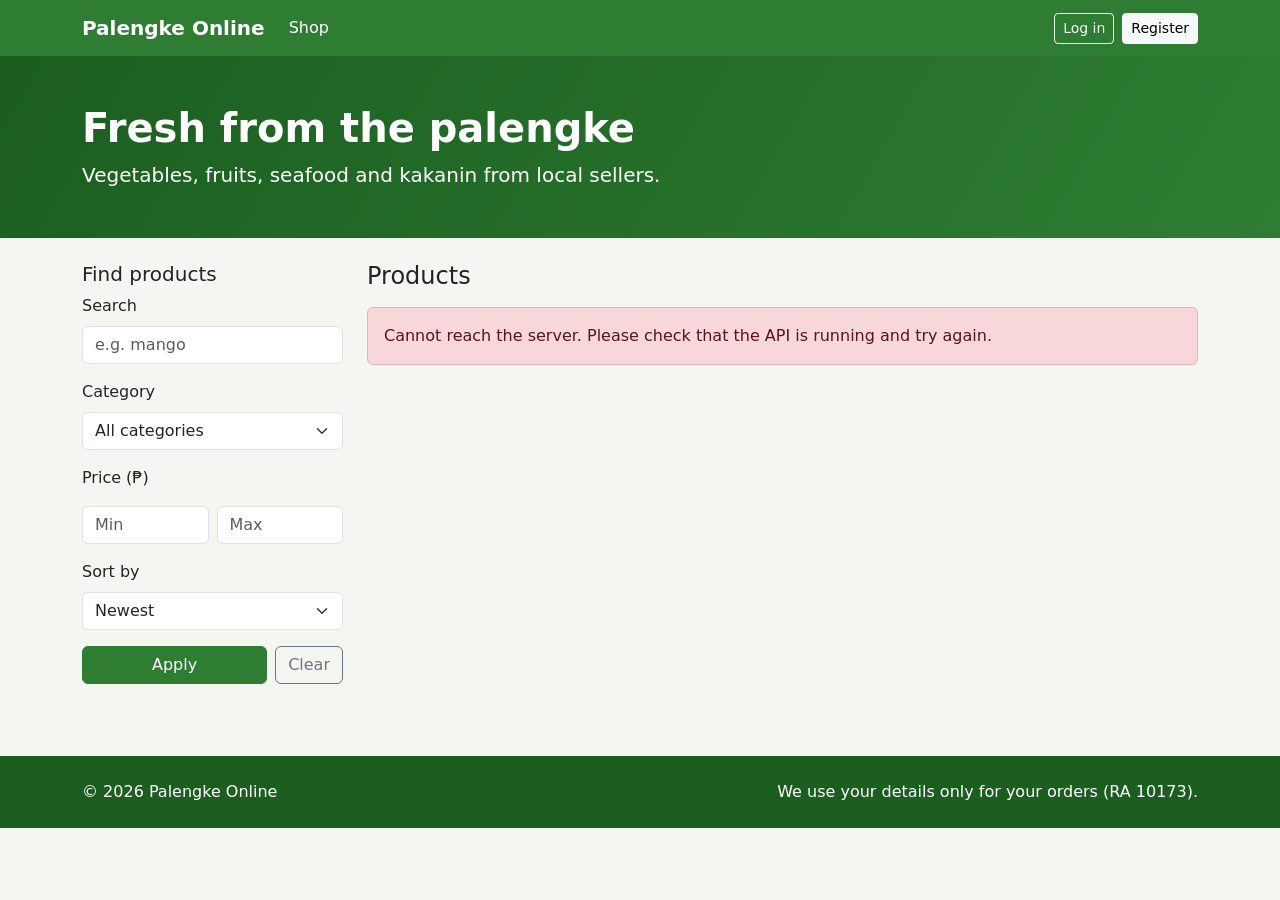
<file: practice/palengke/solution/index.html>
<!DOCTYPE html>
<html lang="en">
<head>
  <meta charset="UTF-8">
  <meta name="viewport" content="width=device-width, initial-scale=1.0">
  <meta name="description" content="Palengke Online: fresh produce from local sellers">
  <!-- CSP: our own files, plus the API server for data (connect-src) and product photos (img-src).
       Both API addresses are allowed: Node on :4000 and PHP on XAMPP (port 80) -->
  <meta http-equiv="Content-Security-Policy"
        content="default-src 'self'; script-src 'self'; connect-src 'self' http://localhost:4000 http://localhost; img-src 'self' http://localhost:4000 http://localhost data:; style-src 'self'; object-src 'none'; base-uri 'self'; form-action 'self'">
  <title>Palengke Online</title>
  <link rel="stylesheet" href="vendor/bootstrap/css/bootstrap.min.css">
  <link rel="stylesheet" href="css/style.css">
  <script src="vendor/bootstrap/js/bootstrap.bundle.min.js" defer></script>
  <script src="js/api.js" defer></script>
  <script src="js/shop.js" defer></script>
</head>
<body>
  <a class="visually-hidden-focusable" href="#main">Skip to content</a>

  <header class="sticky-top">
    <nav class="navbar navbar-expand-lg navbar-dark bg-palengke" aria-label="Main">
      <div class="container">
        <a class="navbar-brand fw-bold" href="index.html">Palengke Online</a>
        <button class="navbar-toggler" type="button" data-bs-toggle="collapse" data-bs-target="#site-nav"
                aria-controls="site-nav" aria-expanded="false" aria-label="Toggle navigation">
          <span class="navbar-toggler-icon"></span>
        </button>
        <div class="collapse navbar-collapse" id="site-nav">
          <ul class="navbar-nav me-auto">
            <li class="nav-item"><a class="nav-link active" aria-current="page" href="index.html">Shop</a></li>
          </ul>
          <div id="nav-user" class="d-flex flex-wrap align-items-center gap-2 py-2 py-lg-0"></div>
        </div>
      </div>
    </nav>
  </header>

  <main id="main">
    <section class="hero-band text-white" aria-labelledby="page-title">
      <div class="container py-4 py-md-5">
        <h1 id="page-title" class="fw-bold">Fresh from the palengke</h1>
        <p class="lead mb-0">Vegetables, fruits, seafood and kakanin from local sellers.</p>
      </div>
    </section>

    <div class="container py-4">
      <div class="row g-4">
        <!-- Filters: a sidebar from 992px; folded behind a button on smaller screens -->
        <aside class="col-lg-3" aria-labelledby="filters-title">
          <button class="btn btn-outline-palengke w-100 d-lg-none" type="button" data-bs-toggle="collapse"
                  data-bs-target="#filters" aria-expanded="false" aria-controls="filters">Search and filters</button>
          <div class="collapse d-lg-block mt-3 mt-lg-0" id="filters">
            <h2 id="filters-title" class="h5">Find products</h2>
            <form id="filter-form" class="vstack gap-3" novalidate>
              <div>
                <label for="search" class="form-label">Search</label>
                <input type="search" id="search" class="form-control" maxlength="40" placeholder="e.g. mango">
              </div>
              <div>
                <label for="category" class="form-label">Category</label>
                <select id="category" class="form-select">
                  <option value="">All categories</option>
                </select>
              </div>
              <fieldset>
                <legend class="form-label fs-6">Price (₱)</legend>
                <div class="row g-2">
                  <div class="col-6">
                    <label for="min-price" class="visually-hidden">Minimum price</label>
                    <input type="number" id="min-price" class="form-control" min="0" step="1" placeholder="Min">
                  </div>
                  <div class="col-6">
                    <label for="max-price" class="visually-hidden">Maximum price</label>
                    <input type="number" id="max-price" class="form-control" min="0" step="1" placeholder="Max" aria-describedby="max-price-error">
                    <div id="max-price-error" class="invalid-feedback">Max must be more than min.</div>
                  </div>
                </div>
              </fieldset>
              <div>
                <label for="sort" class="form-label">Sort by</label>
                <select id="sort" class="form-select">
                  <option value="newest">Newest</option>
                  <option value="price_asc">Price: low to high</option>
                  <option value="price_desc">Price: high to low</option>
                  <option value="name">Name</option>
                </select>
              </div>
              <div class="d-flex gap-2">
                <button type="submit" class="btn btn-palengke flex-fill">Apply</button>
                <button type="button" id="clear-filters" class="btn btn-outline-secondary">Clear</button>
              </div>
            </form>
          </div>
        </aside>

        <!-- Results -->
        <section class="col-lg-9" aria-labelledby="results-title">
          <div class="d-flex flex-wrap justify-content-between align-items-baseline gap-2 mb-3">
            <h2 id="results-title" class="h4 mb-0">Products</h2>
            <p id="result-count" class="text-body-secondary mb-0" role="status"></p>
          </div>
          <div id="shop-alert" hidden></div>
          <div id="loading" class="text-center py-5" hidden>
            <div class="spinner-border text-success" role="status"><span class="visually-hidden">Loading products…</span></div>
          </div>
          <div id="product-grid" class="row row-cols-1 row-cols-sm-2 row-cols-xl-3 g-4"></div>
          <nav class="mt-4" aria-label="Product pages">
            <ul id="pagination" class="pagination justify-content-center flex-wrap"></ul>
          </nav>
        </section>
      </div>
    </div>
  </main>

  <!-- Product details (filled from GET /api/products/:id) -->
  <div class="modal fade" id="product-modal" tabindex="-1" aria-labelledby="product-modal-title">
    <div class="modal-dialog modal-dialog-centered modal-lg">
      <div class="modal-content">
        <div class="modal-header">
          <h2 class="modal-title fs-5" id="product-modal-title">Product</h2>
          <button type="button" class="btn-close" data-bs-dismiss="modal" aria-label="Close"></button>
        </div>
        <div class="modal-body">
          <div class="row g-4">
            <div class="col-md-6"><img id="pm-image" class="img-fluid rounded product-photo" src="images/no-image.webp" alt="" width="600" height="450"></div>
            <div class="col-md-6">
              <p class="mb-2"><span id="pm-category" class="badge text-bg-light border"></span></p>
              <p id="pm-price" class="fs-3 fw-bold text-palengke mb-1"></p>
              <p id="pm-stock" class="mb-3"></p>
              <p id="pm-description"></p>
              <p class="text-body-secondary small">Sold by <span id="pm-seller"></span></p>
              <!-- Customers (and visitors) can buy from here; hidden for sellers -->
              <div id="pm-buy" class="d-flex align-items-end gap-2">
                <div>
                  <label for="pm-qty" class="form-label small mb-1">Quantity</label>
                  <input type="number" id="pm-qty" class="form-control qty-box" min="1" value="1" aria-describedby="pm-qty-error">
                </div>
                <button type="button" class="btn btn-palengke" id="pm-add">Add to cart</button>
              </div>
              <div id="pm-qty-error" class="text-danger small mt-1" role="status"></div>
            </div>
          </div>
        </div>
      </div>
    </div>
  </div>

  <!-- Short messages in the corner, e.g. "Added to your cart." (Bootstrap toast) -->
  <div class="toast-container position-fixed bottom-0 end-0 p-3">
    <div id="page-toast" class="toast" role="status" aria-live="polite" aria-atomic="true">
      <div class="d-flex align-items-center">
        <div class="toast-body" id="page-toast-text"></div>
        <button type="button" class="btn-close btn-close-white me-2 m-auto" data-bs-dismiss="toast" aria-label="Close"></button>
      </div>
    </div>
  </div>

  <footer class="bg-palengke-dark text-white py-4 mt-5">
    <div class="container d-flex flex-column flex-md-row justify-content-between gap-2">
      <p class="mb-0">&copy; 2026 Palengke Online</p>
      <p class="mb-0">We use your details only for your orders (RA 10173).</p>
    </div>
  </footer>
</body>
</html>
</file>
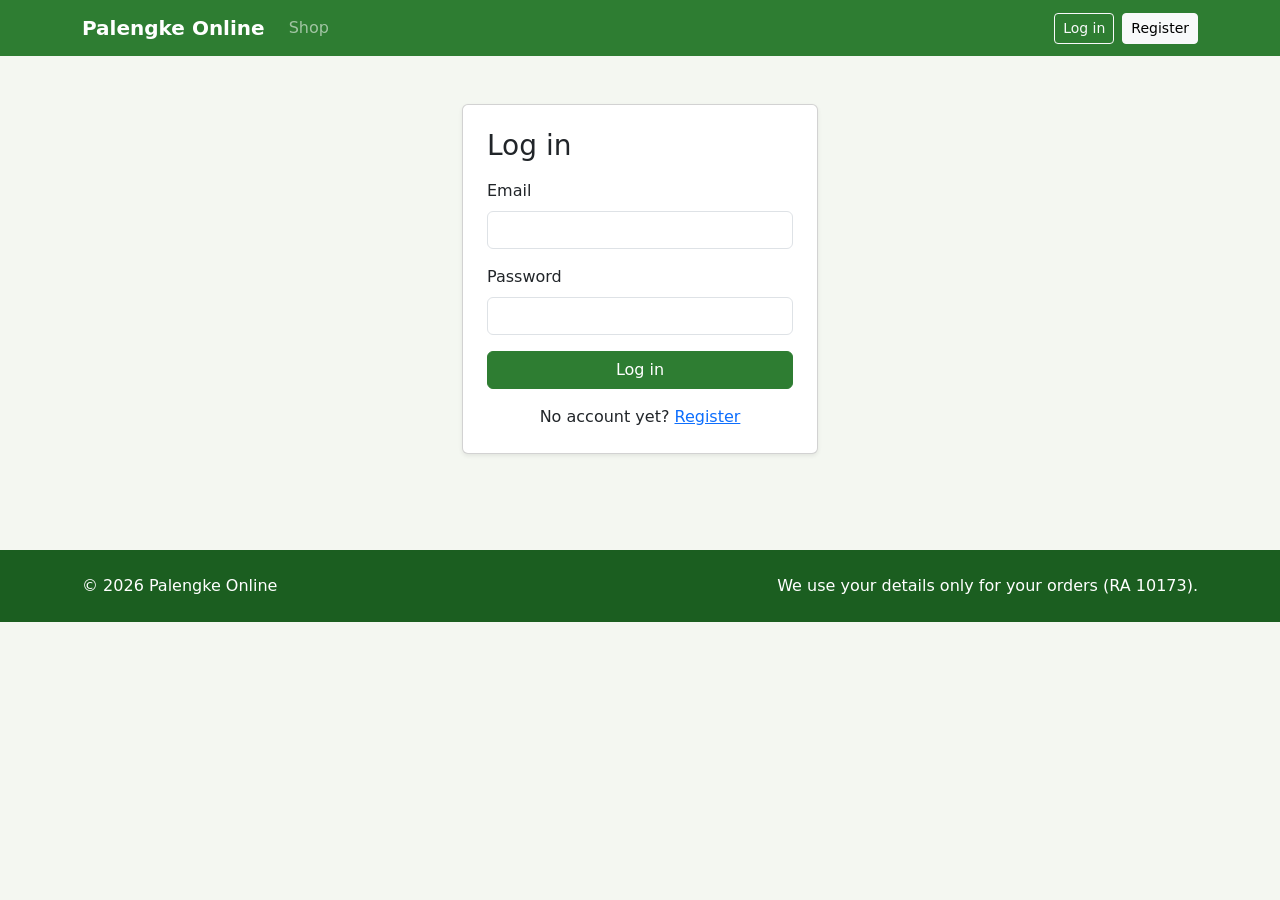
<file: practice/palengke/solution/cart.html>
<!DOCTYPE html>
<html lang="en">
<head>
  <meta charset="UTF-8">
  <meta name="viewport" content="width=device-width, initial-scale=1.0">
  <meta name="description" content="Your Palengke Online cart and checkout">
  <meta http-equiv="Content-Security-Policy"
        content="default-src 'self'; script-src 'self'; connect-src 'self' http://localhost:4000 http://localhost; img-src 'self' http://localhost:4000 http://localhost data:; style-src 'self'; object-src 'none'; base-uri 'self'; form-action 'self'">
  <title>My cart · Palengke Online</title>
  <link rel="stylesheet" href="vendor/bootstrap/css/bootstrap.min.css">
  <link rel="stylesheet" href="css/style.css">
  <script src="vendor/bootstrap/js/bootstrap.bundle.min.js" defer></script>
  <script src="js/api.js" defer></script>
  <script src="js/cart.js" defer></script>
</head>
<body>
  <a class="visually-hidden-focusable" href="#main">Skip to content</a>

  <header class="sticky-top">
    <nav class="navbar navbar-expand-lg navbar-dark bg-palengke" aria-label="Main">
      <div class="container">
        <a class="navbar-brand fw-bold" href="index.html">Palengke Online</a>
        <button class="navbar-toggler" type="button" data-bs-toggle="collapse" data-bs-target="#site-nav"
                aria-controls="site-nav" aria-expanded="false" aria-label="Toggle navigation">
          <span class="navbar-toggler-icon"></span>
        </button>
        <div class="collapse navbar-collapse" id="site-nav">
          <ul class="navbar-nav me-auto">
            <li class="nav-item"><a class="nav-link" href="index.html">Shop</a></li>
          </ul>
          <div id="nav-user" class="d-flex flex-wrap align-items-center gap-2 py-2 py-lg-0"></div>
        </div>
      </div>
    </nav>
  </header>

  <main id="main" class="container py-4">
    <h1 class="h3 mb-4">My cart</h1>
    <div id="cart-alert" role="status" tabindex="-1" hidden></div>
    <div id="loading" class="text-center py-5" hidden>
      <div class="spinner-border text-success" role="status"><span class="visually-hidden">Loading your cart…</span></div>
    </div>

    <!-- Shown when the cart is empty -->
    <div id="empty-cart" class="text-center py-5" hidden>
      <p class="lead">Your cart is empty.</p>
      <a href="index.html" class="btn btn-palengke">Browse products</a>
    </div>

    <!-- Lines on the left (8 of 12 columns), summary and checkout on the right (4 of 12) from 992px -->
    <div id="cart-content" class="row g-4" hidden>
      <section class="col-lg-8" aria-labelledby="items-title">
        <h2 id="items-title" class="visually-hidden">Items</h2>
        <ul id="cart-lines" class="list-group"></ul>
      </section>

      <aside class="col-lg-4" aria-labelledby="checkout-title">
        <div class="card shadow-sm">
          <div class="card-body">
            <h2 id="checkout-title" class="h5">Order summary</h2>
            <dl class="row mb-3">
              <dt class="col-6 fw-normal">Items</dt><dd class="col-6 text-end" id="cart-count">0</dd>
              <dt class="col-6 fs-5">Total</dt><dd class="col-6 text-end fs-5 fw-bold text-palengke" id="cart-total">₱0.00</dd>
            </dl>
            <form id="checkout-form" novalidate>
              <div class="mb-3">
                <label for="address" class="form-label">Delivery address</label>
                <textarea id="address" class="form-control" rows="2" maxlength="200" required aria-describedby="address-error" placeholder="House no., street, barangay, city"></textarea>
                <div id="address-error" class="invalid-feedback">Enter your delivery address (5 to 200 characters).</div>
              </div>
              <div class="mb-3">
                <label for="notes" class="form-label">Notes for the seller <span class="text-body-secondary">(optional)</span></label>
                <input type="text" id="notes" class="form-control" maxlength="200" aria-describedby="notes-error">
                <div id="notes-error" class="invalid-feedback">Up to 200 characters.</div>
              </div>
              <p class="small text-body-secondary">Payment: cash on delivery.</p>
              <button type="submit" class="btn btn-palengke w-100" id="place-order-btn">Place order</button>
            </form>
          </div>
        </div>
      </aside>
    </div>
  </main>

  <footer class="bg-palengke-dark text-white py-4 mt-5">
    <div class="container d-flex flex-column flex-md-row justify-content-between gap-2">
      <p class="mb-0">&copy; 2026 Palengke Online</p>
      <p class="mb-0">We use your details only for your orders (RA 10173).</p>
    </div>
  </footer>
</body>
</html>
</file>
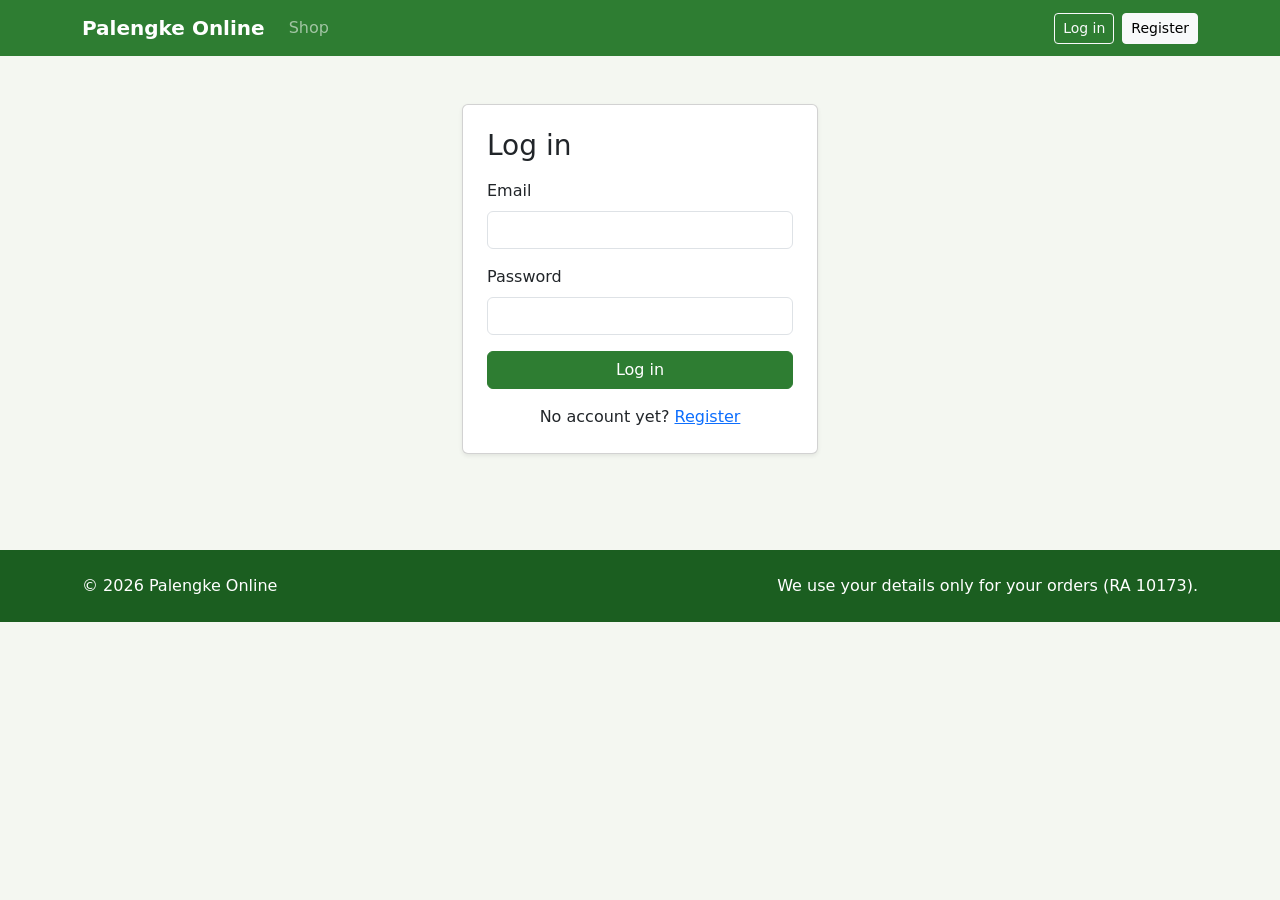
<file: practice/palengke/solution/login.html>
<!DOCTYPE html>
<html lang="en">
<head>
  <meta charset="UTF-8">
  <meta name="viewport" content="width=device-width, initial-scale=1.0">
  <meta name="description" content="Log in to Palengke Online">
  <meta http-equiv="Content-Security-Policy"
        content="default-src 'self'; script-src 'self'; connect-src 'self' http://localhost:4000 http://localhost; img-src 'self' http://localhost:4000 http://localhost data:; style-src 'self'; object-src 'none'; base-uri 'self'; form-action 'self'">
  <title>Log in · Palengke Online</title>
  <link rel="stylesheet" href="vendor/bootstrap/css/bootstrap.min.css">
  <link rel="stylesheet" href="css/style.css">
  <script src="vendor/bootstrap/js/bootstrap.bundle.min.js" defer></script>
  <script src="js/api.js" defer></script>
  <script src="js/login.js" defer></script>
</head>
<body>
  <a class="visually-hidden-focusable" href="#main">Skip to content</a>

  <header class="sticky-top">
    <nav class="navbar navbar-expand-lg navbar-dark bg-palengke" aria-label="Main">
      <div class="container">
        <a class="navbar-brand fw-bold" href="index.html">Palengke Online</a>
        <button class="navbar-toggler" type="button" data-bs-toggle="collapse" data-bs-target="#site-nav"
                aria-controls="site-nav" aria-expanded="false" aria-label="Toggle navigation">
          <span class="navbar-toggler-icon"></span>
        </button>
        <div class="collapse navbar-collapse" id="site-nav">
          <ul class="navbar-nav me-auto">
            <li class="nav-item"><a class="nav-link" href="index.html">Shop</a></li>
          </ul>
          <div id="nav-user" class="d-flex flex-wrap align-items-center gap-2 py-2 py-lg-0"></div>
        </div>
      </div>
    </nav>
  </header>

  <!-- A narrow centred card: 6 of 12 columns from 768px, 4 of 12 from 992px -->
  <main id="main" class="container py-5">
    <div class="row justify-content-center">
      <div class="col-md-6 col-lg-4">
        <section class="card shadow-sm" aria-labelledby="page-title">
          <div class="card-body p-4">
            <h1 id="page-title" class="h3 mb-3">Log in</h1>
            <div id="login-alert" role="alert" hidden></div>
            <form id="login-form" novalidate>
              <div class="mb-3">
                <label for="email" class="form-label">Email</label>
                <input type="email" id="email" class="form-control" autocomplete="email" maxlength="100" required aria-describedby="email-error">
                <div id="email-error" class="invalid-feedback">Enter your email address.</div>
              </div>
              <div class="mb-3">
                <label for="password" class="form-label">Password</label>
                <input type="password" id="password" class="form-control" autocomplete="current-password" maxlength="100" required aria-describedby="password-error">
                <div id="password-error" class="invalid-feedback">Enter your password.</div>
              </div>
              <button type="submit" class="btn btn-palengke w-100" id="login-btn">Log in</button>
            </form>
            <p class="mt-3 mb-0 text-center">No account yet? <a href="register.html">Register</a></p>
          </div>
        </section>
      </div>
    </div>
  </main>

  <footer class="bg-palengke-dark text-white py-4 mt-5">
    <div class="container d-flex flex-column flex-md-row justify-content-between gap-2">
      <p class="mb-0">&copy; 2026 Palengke Online</p>
      <p class="mb-0">We use your details only for your orders (RA 10173).</p>
    </div>
  </footer>
</body>
</html>
</file>
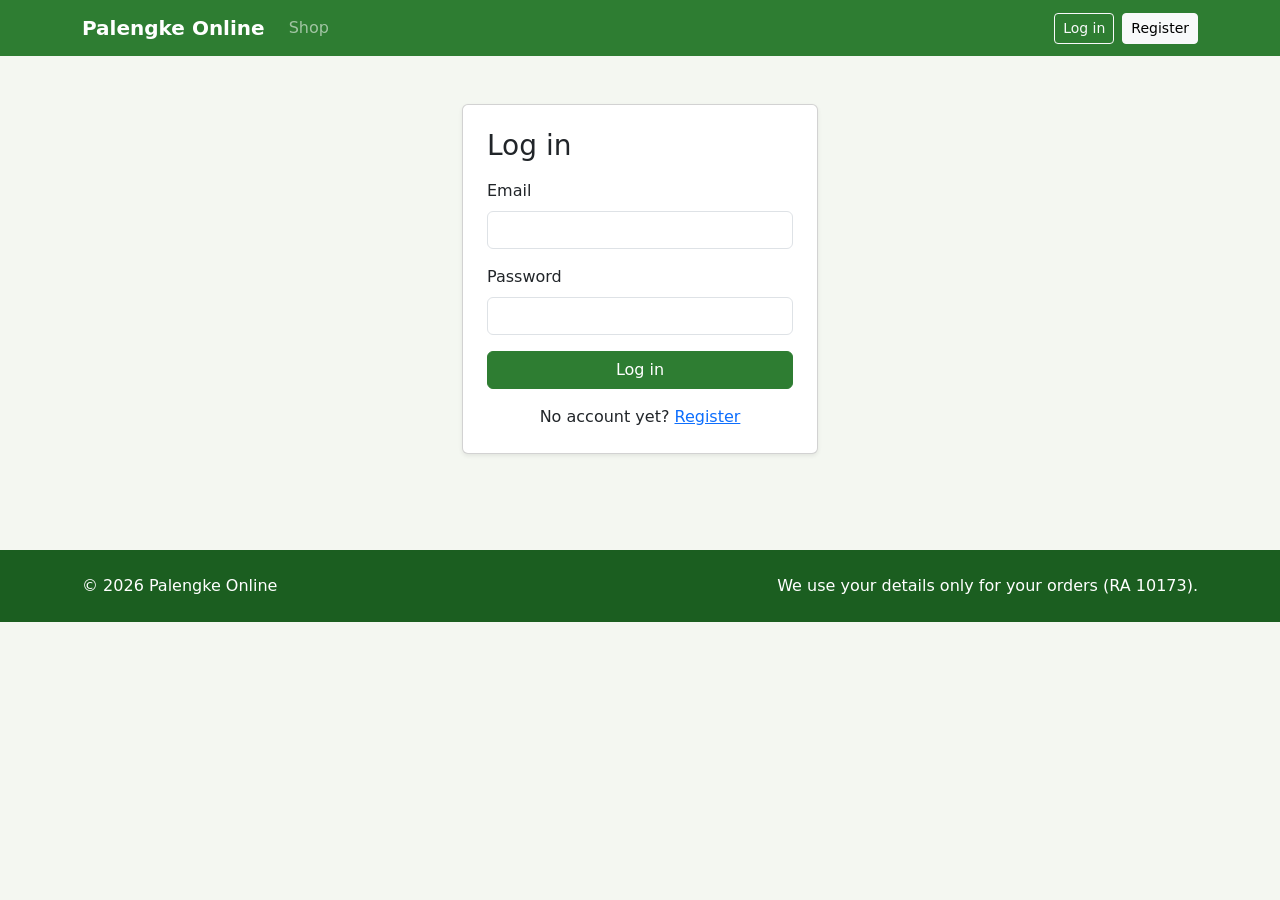
<file: practice/palengke/solution/orders.html>
<!DOCTYPE html>
<html lang="en">
<head>
  <meta charset="UTF-8">
  <meta name="viewport" content="width=device-width, initial-scale=1.0">
  <meta name="description" content="Your Palengke Online orders">
  <meta http-equiv="Content-Security-Policy"
        content="default-src 'self'; script-src 'self'; connect-src 'self' http://localhost:4000 http://localhost; img-src 'self' http://localhost:4000 http://localhost data:; style-src 'self'; object-src 'none'; base-uri 'self'; form-action 'self'">
  <title>My orders · Palengke Online</title>
  <link rel="stylesheet" href="vendor/bootstrap/css/bootstrap.min.css">
  <link rel="stylesheet" href="css/style.css">
  <script src="vendor/bootstrap/js/bootstrap.bundle.min.js" defer></script>
  <script src="js/api.js" defer></script>
  <script src="js/orders.js" defer></script>
</head>
<body>
  <a class="visually-hidden-focusable" href="#main">Skip to content</a>

  <header class="sticky-top">
    <nav class="navbar navbar-expand-lg navbar-dark bg-palengke" aria-label="Main">
      <div class="container">
        <a class="navbar-brand fw-bold" href="index.html">Palengke Online</a>
        <button class="navbar-toggler" type="button" data-bs-toggle="collapse" data-bs-target="#site-nav"
                aria-controls="site-nav" aria-expanded="false" aria-label="Toggle navigation">
          <span class="navbar-toggler-icon"></span>
        </button>
        <div class="collapse navbar-collapse" id="site-nav">
          <ul class="navbar-nav me-auto">
            <li class="nav-item"><a class="nav-link" href="index.html">Shop</a></li>
          </ul>
          <div id="nav-user" class="d-flex flex-wrap align-items-center gap-2 py-2 py-lg-0"></div>
        </div>
      </div>
    </nav>
  </header>

  <main id="main" class="container py-4">
    <h1 class="h3 mb-4">My orders</h1>
    <div id="orders-alert" role="status" tabindex="-1" hidden></div>
    <div id="loading" class="text-center py-5" hidden>
      <div class="spinner-border text-success" role="status"><span class="visually-hidden">Loading your orders…</span></div>
    </div>
    <div id="no-orders" class="text-center py-5" hidden>
      <p class="lead">You have no orders yet.</p>
      <a href="index.html" class="btn btn-palengke">Start shopping</a>
    </div>
    <!-- One card per order, newest first -->
    <div id="order-list" class="vstack gap-4"></div>
  </main>

  <footer class="bg-palengke-dark text-white py-4 mt-5">
    <div class="container d-flex flex-column flex-md-row justify-content-between gap-2">
      <p class="mb-0">&copy; 2026 Palengke Online</p>
      <p class="mb-0">We use your details only for your orders (RA 10173).</p>
    </div>
  </footer>
</body>
</html>
</file>
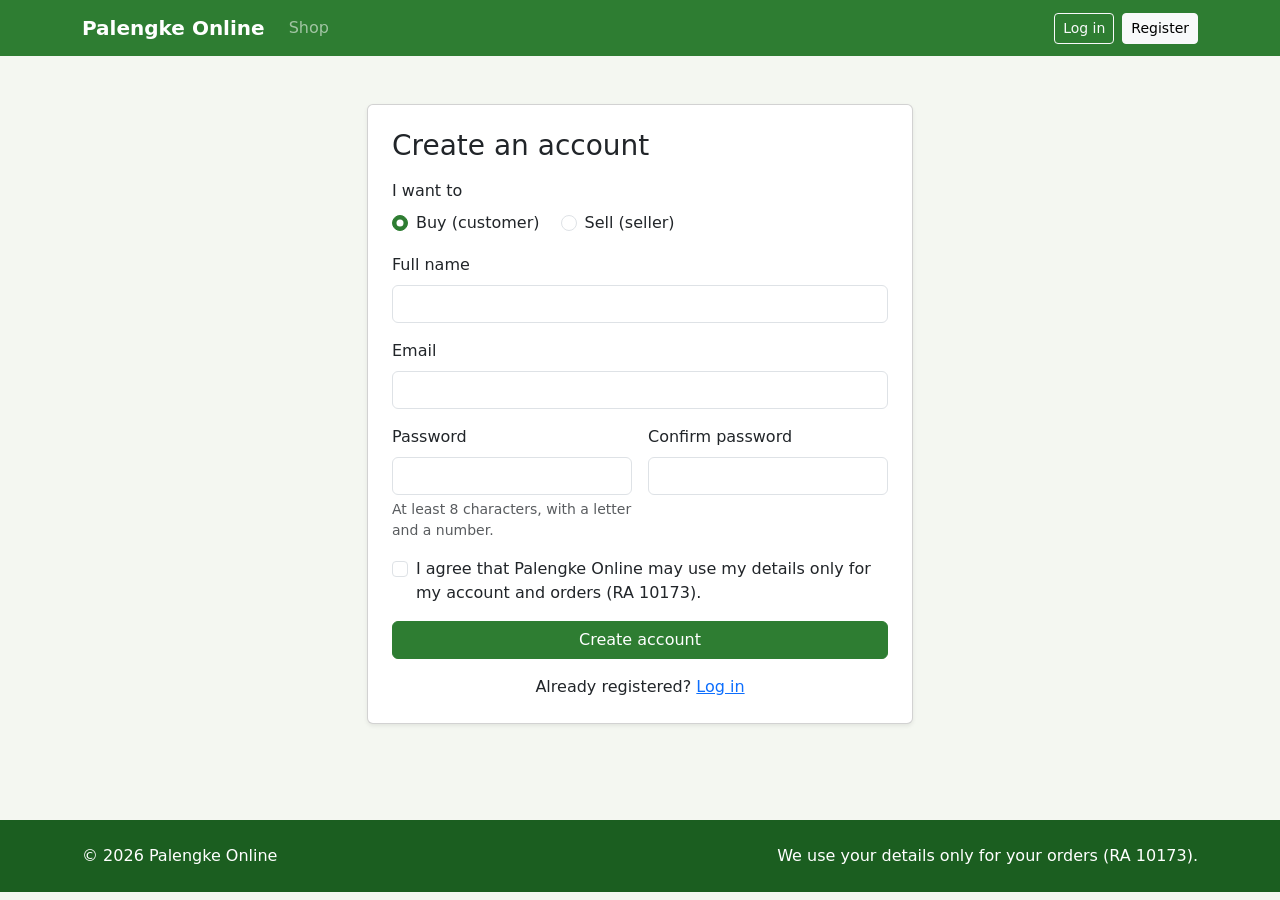
<file: practice/palengke/solution/register.html>
<!DOCTYPE html>
<html lang="en">
<head>
  <meta charset="UTF-8">
  <meta name="viewport" content="width=device-width, initial-scale=1.0">
  <meta name="description" content="Create a Palengke Online account">
  <meta http-equiv="Content-Security-Policy"
        content="default-src 'self'; script-src 'self'; connect-src 'self' http://localhost:4000 http://localhost; img-src 'self' http://localhost:4000 http://localhost data:; style-src 'self'; object-src 'none'; base-uri 'self'; form-action 'self'">
  <title>Register · Palengke Online</title>
  <link rel="stylesheet" href="vendor/bootstrap/css/bootstrap.min.css">
  <link rel="stylesheet" href="css/style.css">
  <script src="vendor/bootstrap/js/bootstrap.bundle.min.js" defer></script>
  <script src="js/api.js" defer></script>
  <script src="js/register.js" defer></script>
</head>
<body>
  <a class="visually-hidden-focusable" href="#main">Skip to content</a>

  <header class="sticky-top">
    <nav class="navbar navbar-expand-lg navbar-dark bg-palengke" aria-label="Main">
      <div class="container">
        <a class="navbar-brand fw-bold" href="index.html">Palengke Online</a>
        <button class="navbar-toggler" type="button" data-bs-toggle="collapse" data-bs-target="#site-nav"
                aria-controls="site-nav" aria-expanded="false" aria-label="Toggle navigation">
          <span class="navbar-toggler-icon"></span>
        </button>
        <div class="collapse navbar-collapse" id="site-nav">
          <ul class="navbar-nav me-auto">
            <li class="nav-item"><a class="nav-link" href="index.html">Shop</a></li>
          </ul>
          <div id="nav-user" class="d-flex flex-wrap align-items-center gap-2 py-2 py-lg-0"></div>
        </div>
      </div>
    </nav>
  </header>

  <main id="main" class="container py-5">
    <div class="row justify-content-center">
      <div class="col-md-8 col-lg-6">
        <section class="card shadow-sm" aria-labelledby="page-title">
          <div class="card-body p-4">
            <h1 id="page-title" class="h3 mb-3">Create an account</h1>
            <div id="register-alert" role="alert" hidden></div>
            <form id="register-form" novalidate>
              <fieldset class="mb-3">
                <legend class="form-label fs-6">I want to</legend>
                <div class="form-check form-check-inline">
                  <input class="form-check-input" type="radio" name="role" id="role-customer" value="customer" checked>
                  <label class="form-check-label" for="role-customer">Buy (customer)</label>
                </div>
                <div class="form-check form-check-inline">
                  <input class="form-check-input" type="radio" name="role" id="role-seller" value="seller">
                  <label class="form-check-label" for="role-seller">Sell (seller)</label>
                </div>
              </fieldset>
              <div class="mb-3">
                <label for="name" class="form-label">Full name</label>
                <input type="text" id="name" class="form-control" autocomplete="name" maxlength="60" required aria-describedby="name-error">
                <div id="name-error" class="invalid-feedback">Enter your name (2 to 60 characters).</div>
              </div>
              <div class="mb-3">
                <label for="email" class="form-label">Email</label>
                <input type="email" id="email" class="form-control" autocomplete="email" maxlength="100" required aria-describedby="email-error">
                <div id="email-error" class="invalid-feedback">Enter a valid email address.</div>
              </div>
              <div class="row g-3 mb-3">
                <div class="col-md-6">
                  <label for="password" class="form-label">Password</label>
                  <input type="password" id="password" class="form-control" autocomplete="new-password" maxlength="100" required aria-describedby="password-help password-error">
                  <div id="password-help" class="form-text">At least 8 characters, with a letter and a number.</div>
                  <div id="password-error" class="invalid-feedback">Use at least 8 characters with a letter and a number.</div>
                </div>
                <div class="col-md-6">
                  <label for="confirm" class="form-label">Confirm password</label>
                  <input type="password" id="confirm" class="form-control" autocomplete="new-password" maxlength="100" required aria-describedby="confirm-error">
                  <div id="confirm-error" class="invalid-feedback">The passwords don't match.</div>
                </div>
              </div>
              <div class="form-check mb-3">
                <input class="form-check-input" type="checkbox" id="consent" required aria-describedby="consent-error">
                <label class="form-check-label" for="consent">I agree that Palengke Online may use my details only for my account and orders (RA 10173).</label>
                <div id="consent-error" class="invalid-feedback">Please tick this box to continue.</div>
              </div>
              <button type="submit" class="btn btn-palengke w-100" id="register-btn">Create account</button>
            </form>
            <p class="mt-3 mb-0 text-center">Already registered? <a href="login.html">Log in</a></p>
          </div>
        </section>
      </div>
    </div>
  </main>

  <footer class="bg-palengke-dark text-white py-4 mt-5">
    <div class="container d-flex flex-column flex-md-row justify-content-between gap-2">
      <p class="mb-0">&copy; 2026 Palengke Online</p>
      <p class="mb-0">We use your details only for your orders (RA 10173).</p>
    </div>
  </footer>
</body>
</html>
</file>
<file: practice/palengke/solution/css/style.css>
/* Palengke Online: brand colours and details Bootstrap doesn't provide.
   Values come from the designer's style guide (provided/STYLE-GUIDE.md). */
:root {
  --palengke-green: #2e7d32;
  --palengke-green-dark: #1b5e20;
  --palengke-orange: #e65100;
  --palengke-bg: #f4f7f1;
}
body { background-color: var(--palengke-bg); }

.bg-palengke { background-color: var(--palengke-green); }
.bg-palengke-dark { background-color: var(--palengke-green-dark); }
.text-palengke { color: var(--palengke-orange); }

/* Brand buttons on top of Bootstrap's button variables */
.btn-palengke {
  --bs-btn-color: #fff;
  --bs-btn-bg: var(--palengke-green);
  --bs-btn-border-color: var(--palengke-green);
  --bs-btn-hover-color: #fff;
  --bs-btn-hover-bg: var(--palengke-green-dark);
  --bs-btn-hover-border-color: var(--palengke-green-dark);
  --bs-btn-active-color: #fff;
  --bs-btn-active-bg: var(--palengke-green-dark);
  --bs-btn-active-border-color: var(--palengke-green-dark);
  --bs-btn-disabled-bg: var(--palengke-green);
  --bs-btn-disabled-border-color: var(--palengke-green);
  --bs-btn-focus-shadow-rgb: 46, 125, 50;
}
.btn-outline-palengke {
  --bs-btn-color: var(--palengke-green);
  --bs-btn-border-color: var(--palengke-green);
  --bs-btn-hover-color: #fff;
  --bs-btn-hover-bg: var(--palengke-green);
  --bs-btn-hover-border-color: var(--palengke-green);
  --bs-btn-active-color: #fff;
  --bs-btn-active-bg: var(--palengke-green-dark);
  --bs-btn-active-border-color: var(--palengke-green-dark);
  --bs-btn-focus-shadow-rgb: 46, 125, 50;
}
.form-check-input:checked { background-color: var(--palengke-green); border-color: var(--palengke-green); }

/* Pagination in the brand colour (Bootstrap pagination variables) */
.pagination {
  --bs-pagination-color: var(--palengke-green);
  --bs-pagination-hover-color: var(--palengke-green-dark);
  --bs-pagination-focus-color: var(--palengke-green-dark);
  --bs-pagination-active-bg: var(--palengke-green);
  --bs-pagination-active-border-color: var(--palengke-green);
  --bs-pagination-focus-box-shadow: 0 0 0 .25rem rgba(46, 125, 50, .25);
}

/* Hero band */
.hero-band { background: linear-gradient(120deg, var(--palengke-green-dark), var(--palengke-green)); }

/* Product photos keep a 4:3 shape */
.product-photo { aspect-ratio: 4 / 3; width: 100%; height: auto; object-fit: cover; }
.thumb { object-fit: cover; }   /* table thumbnails and the photo preview */

/* Small quantity boxes (shop details window, cart) */
.qty-box { width: 5.5rem; }
</file>
